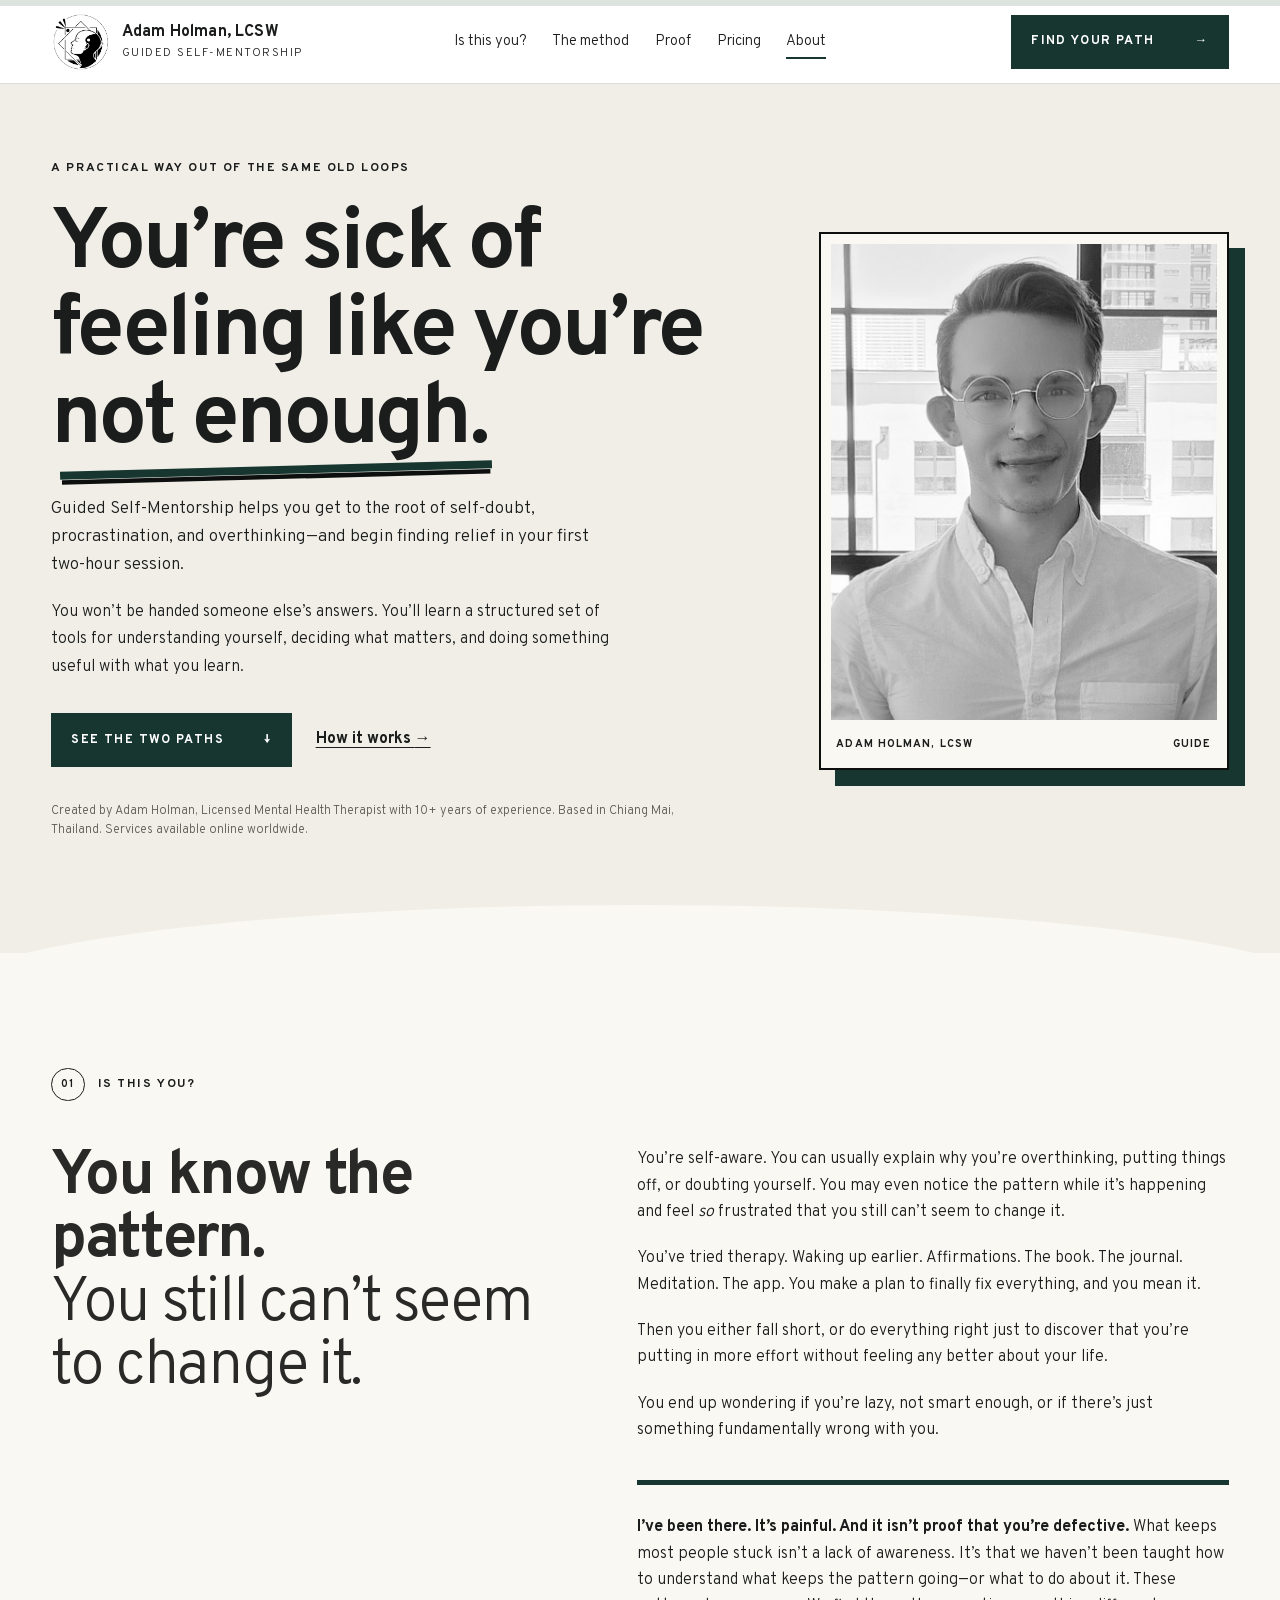
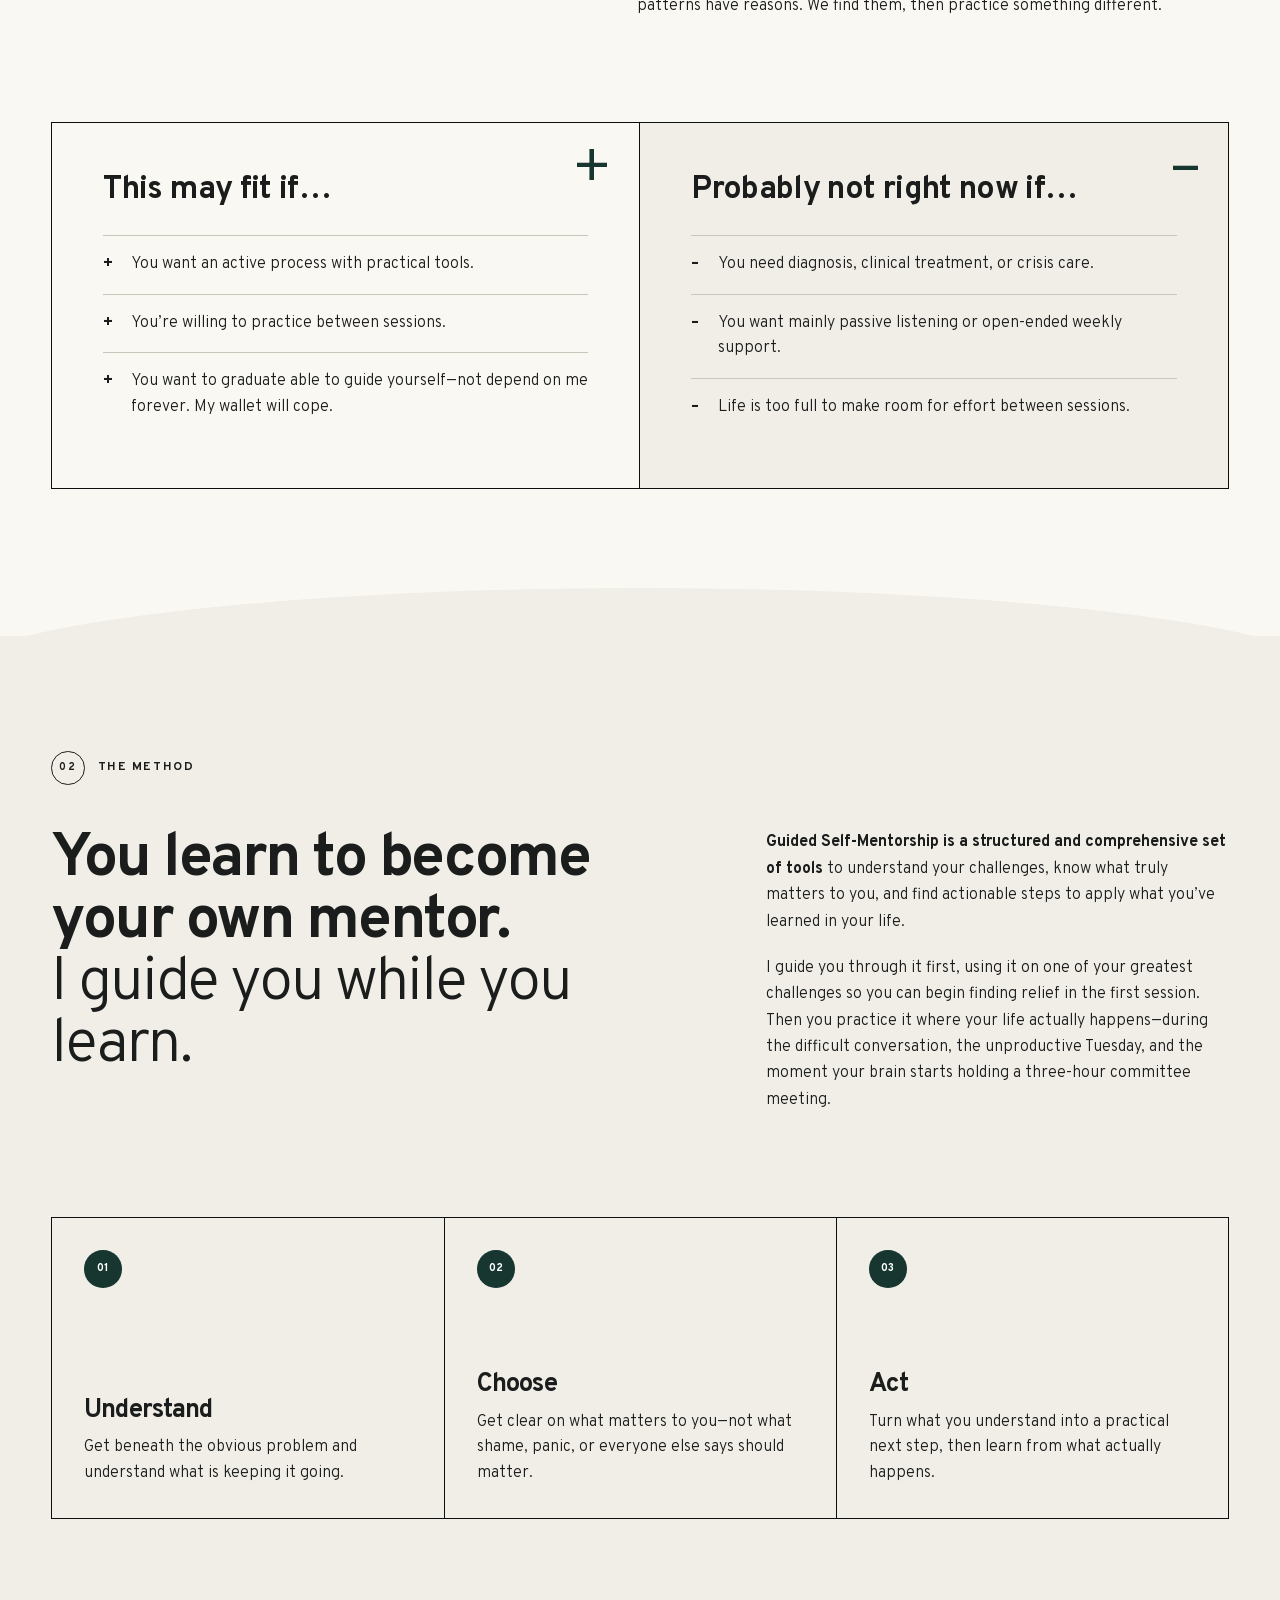
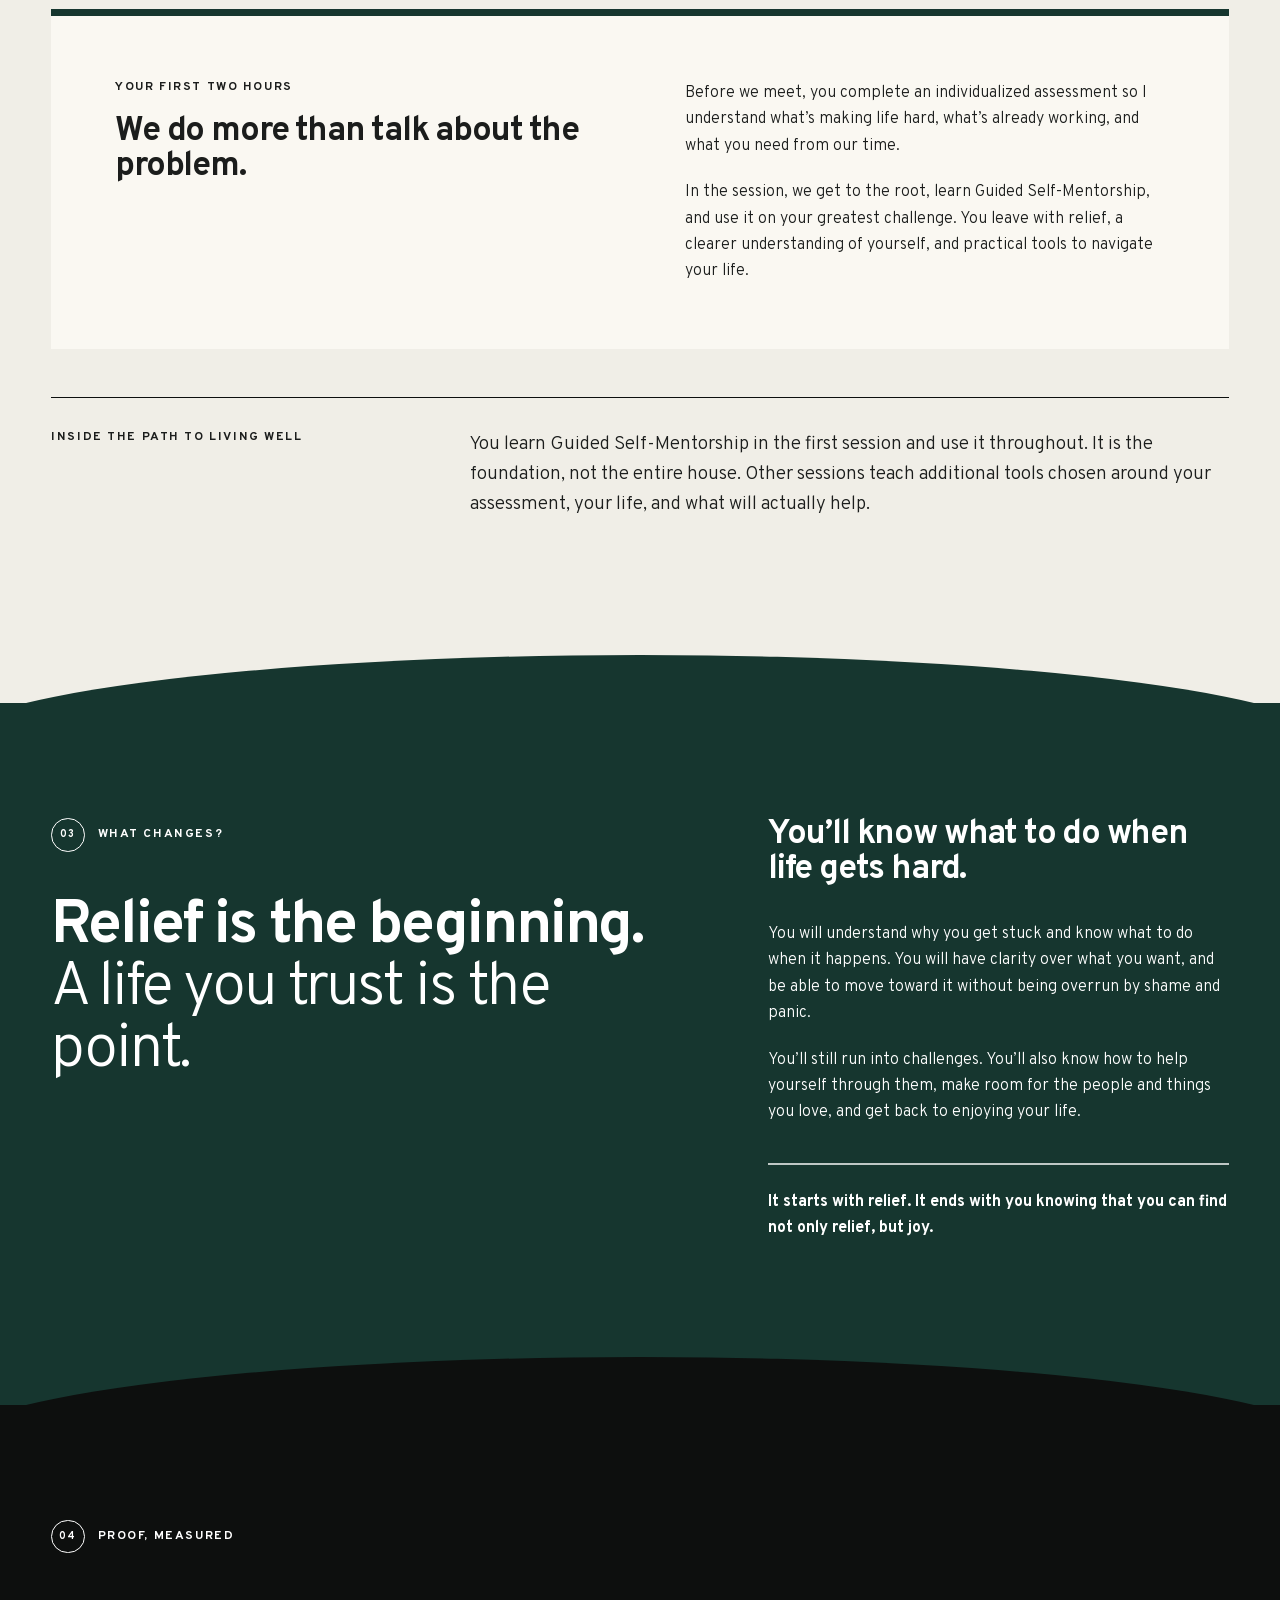
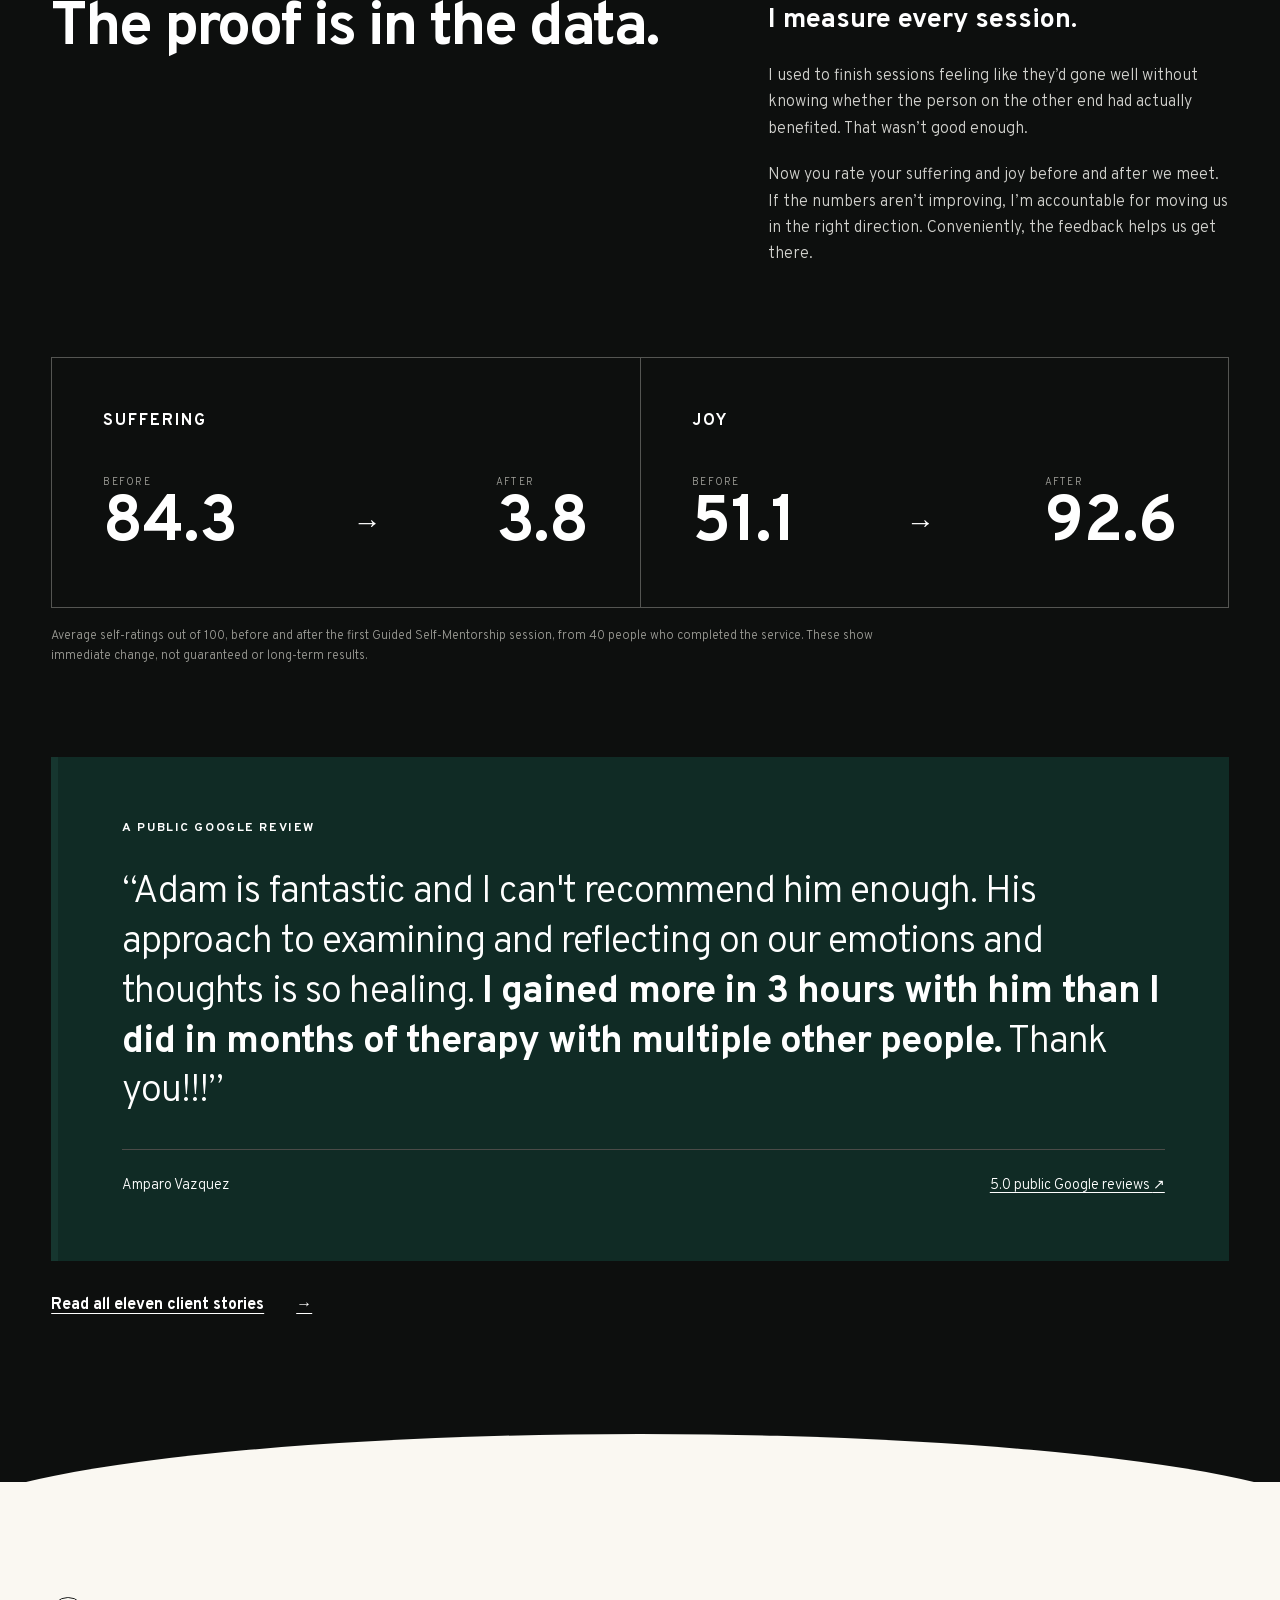
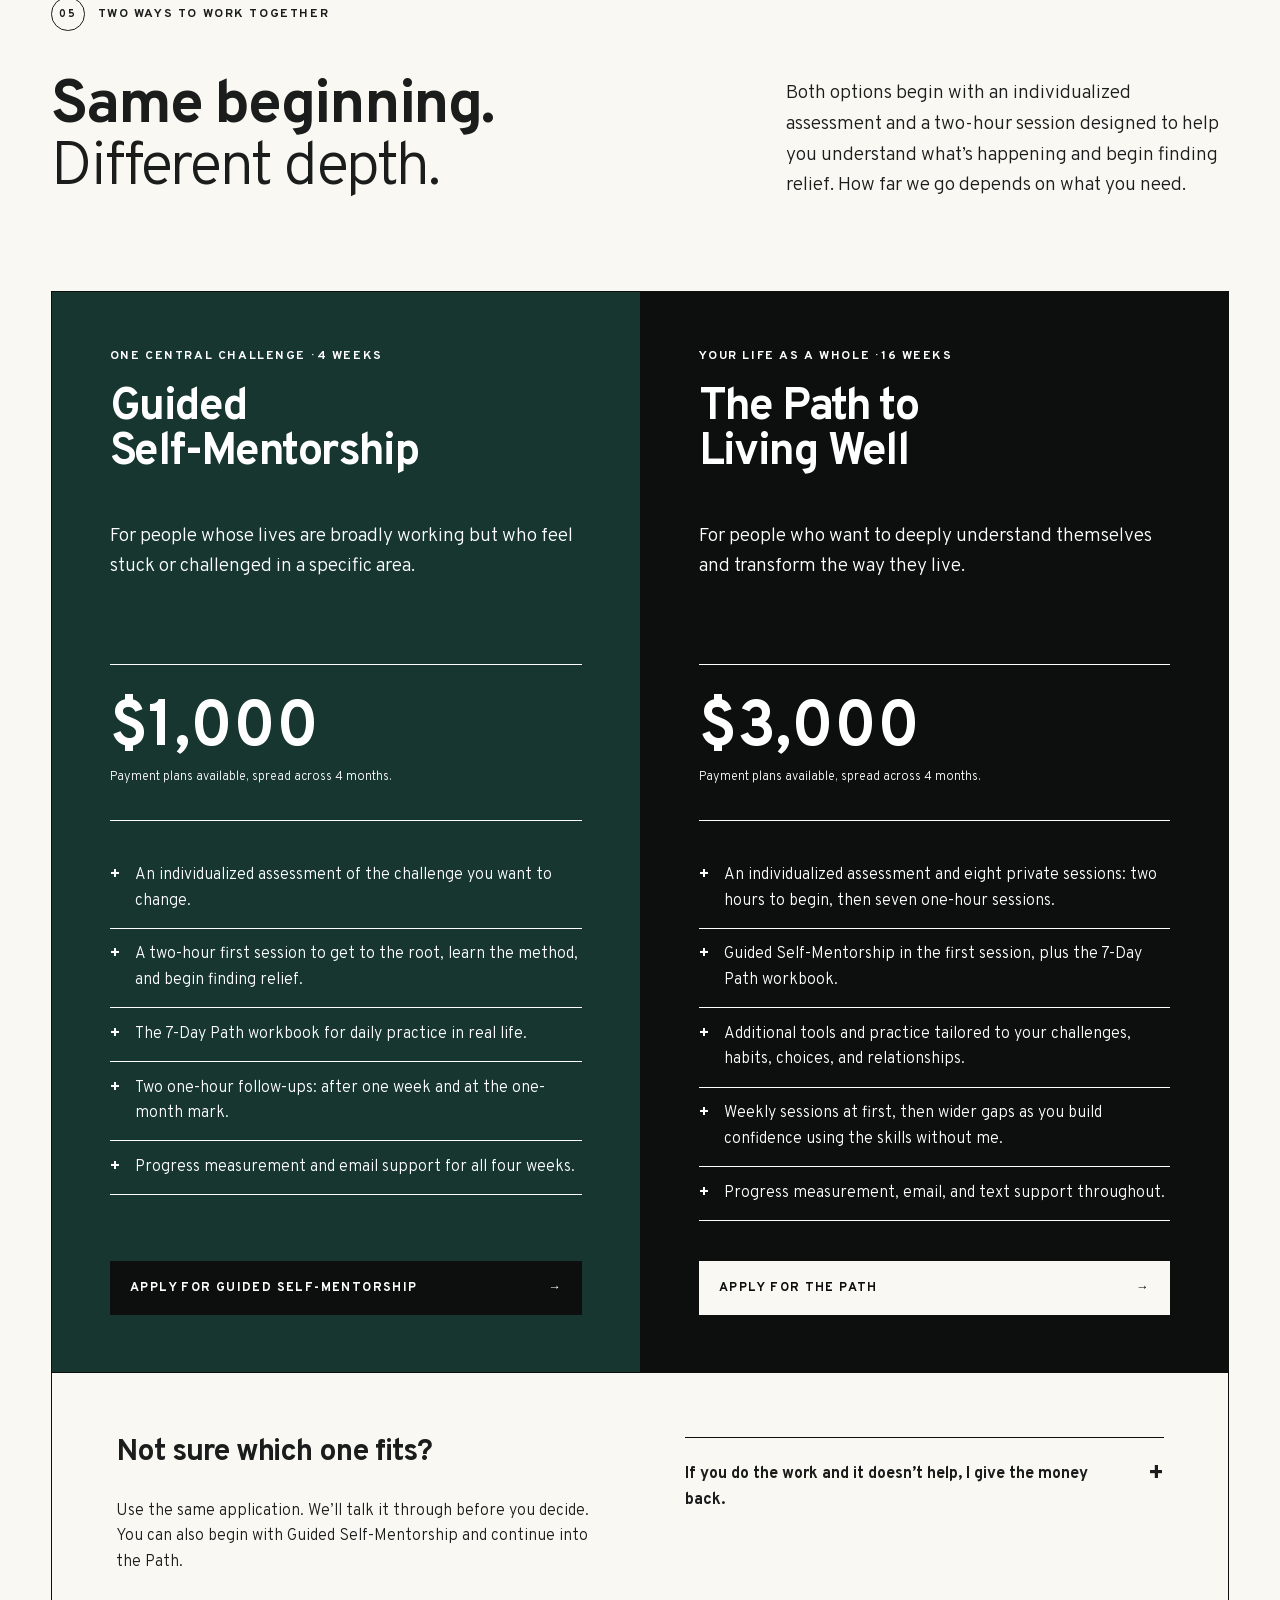
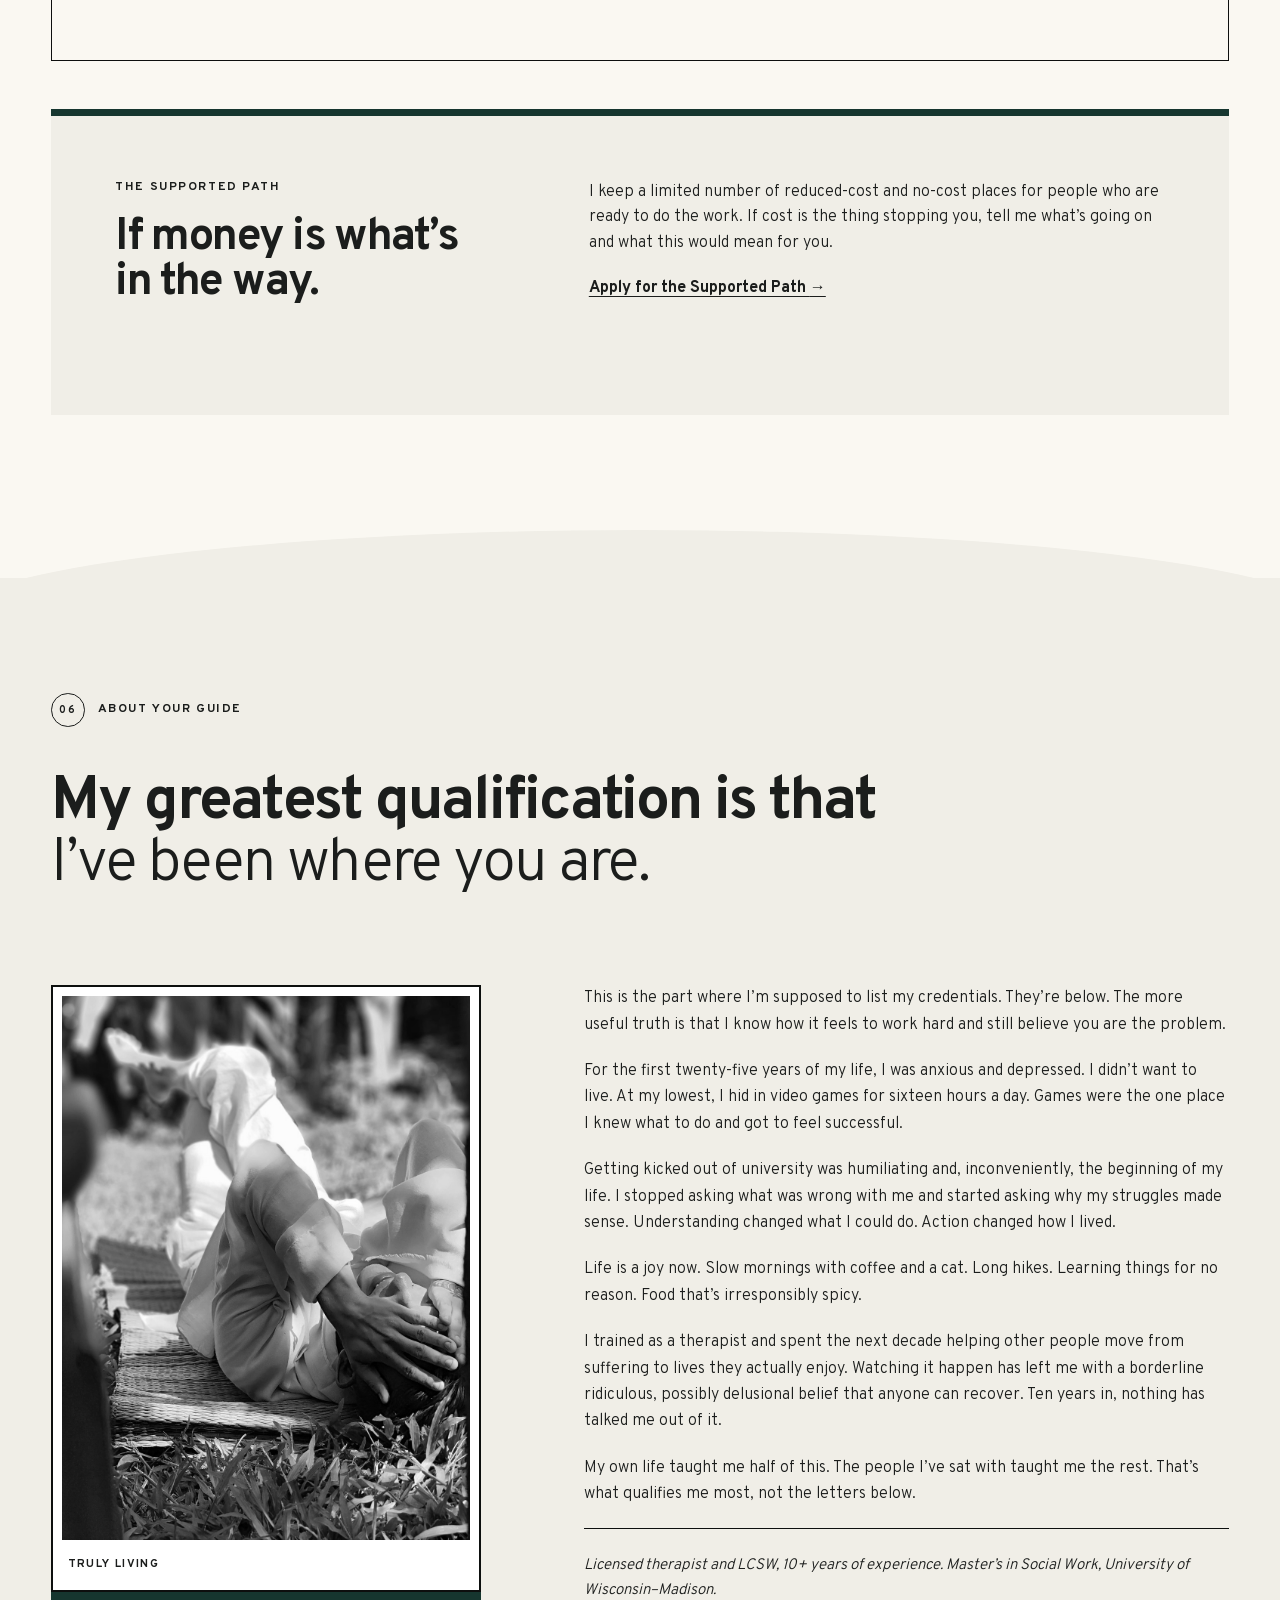
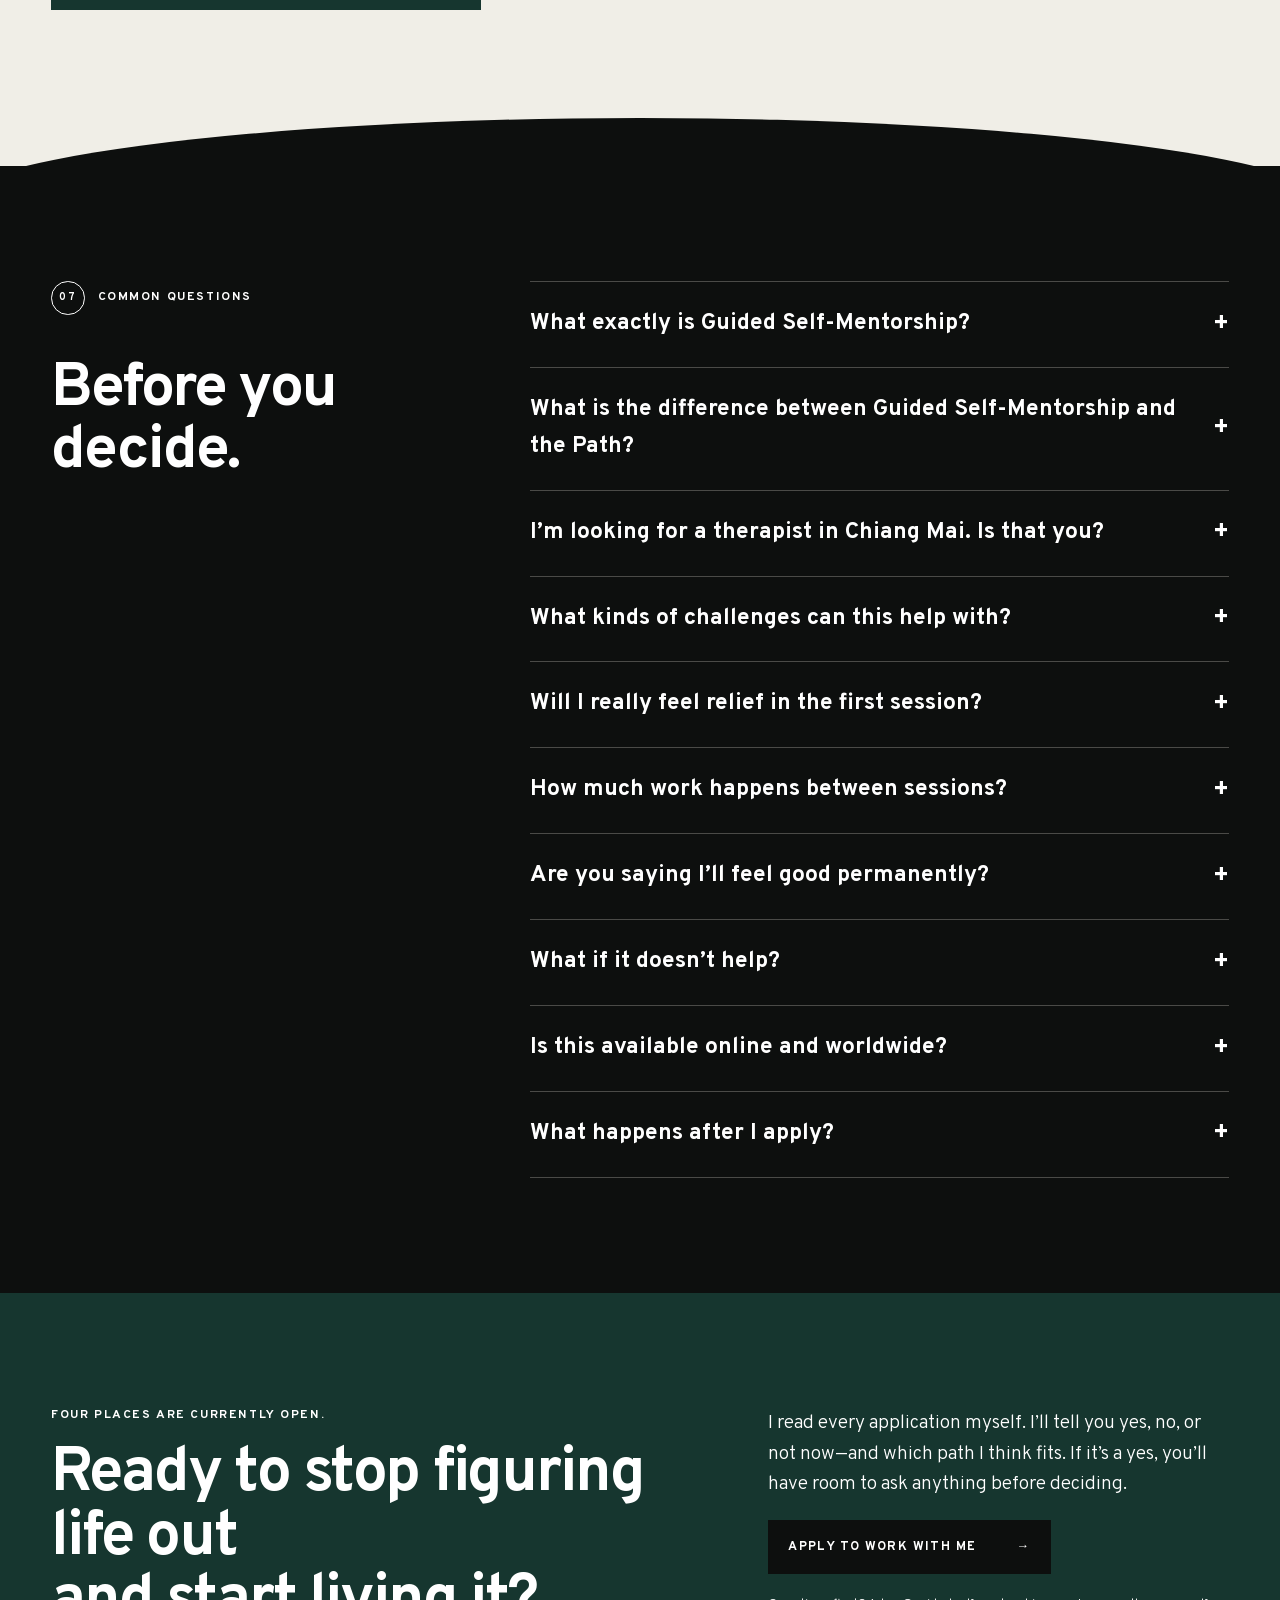
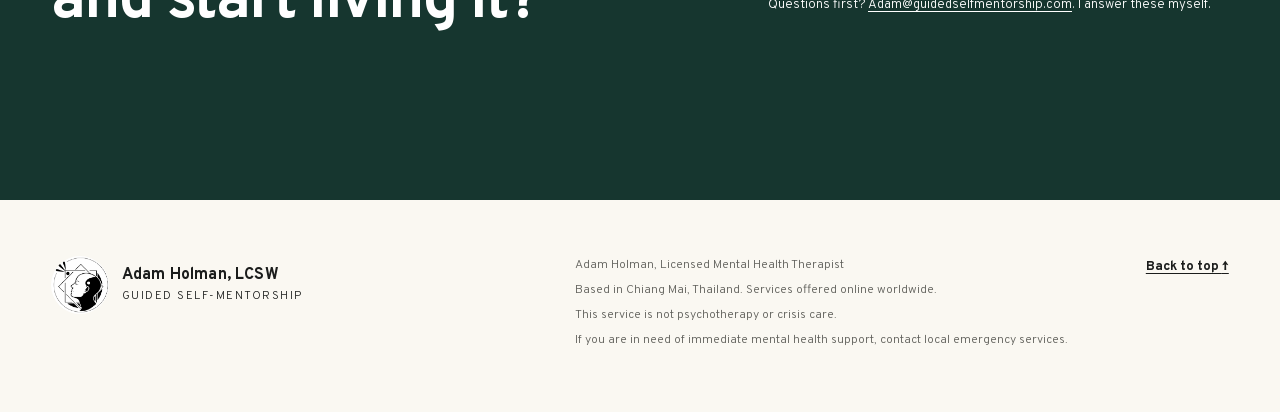
<file: index.html>
<!doctype html>
<html lang="en">
<head>
  <meta charset="utf-8">
  <meta name="viewport" content="width=device-width, initial-scale=1">
  <meta name="theme-color" content="#16362f">
  <title>Guided Self-Mentorship | Practical Guidance with Adam Holman, LCSW</title>
  <meta name="description" content="Practical online guidance for self-aware people stuck in self-doubt, procrastination, and overthinking. Begin finding relief in your first two-hour session.">
  <meta name="author" content="Adam Holman, LCSW">
  <meta name="robots" content="index, follow, max-image-preview:large">
  <link rel="canonical" href="https://www.guidedselfmentorship.com/">
  <meta property="og:type" content="website">
  <meta property="og:site_name" content="Guided Self-Mentorship">
  <meta property="og:title" content="Guided Self-Mentorship | Practical Guidance with Adam Holman, LCSW">
  <meta property="og:description" content="Practical online guidance for self-aware people stuck in self-doubt, procrastination, and overthinking. Begin finding relief in your first two-hour session.">
  <meta property="og:url" content="https://www.guidedselfmentorship.com/">
  <meta property="og:image" content="https://www.guidedselfmentorship.com/assets/adam-profile.jpeg">
  <meta property="og:image:alt" content="Adam Holman, LCSW">
  <meta name="twitter:card" content="summary_large_image">
  <meta name="twitter:title" content="Guided Self-Mentorship | Adam Holman, LCSW">
  <meta name="twitter:description" content="Practical online guidance for self-doubt, procrastination, and overthinking.">
  <meta name="twitter:image" content="https://www.guidedselfmentorship.com/assets/adam-profile.jpeg">
  <link rel="icon" href="assets/favicon.svg" type="image/svg+xml">
  <link rel="preload" href="assets/overpass-300.woff2" as="font" type="font/woff2" crossorigin>
  <link rel="preload" href="assets/overpass-700.woff2" as="font" type="font/woff2" crossorigin>
  <link rel="stylesheet" href="styles.css">
  <script type="application/ld+json">
    {
      "@context": "https://schema.org",
      "@graph": [
        {
          "@type": "WebSite",
          "@id": "https://www.guidedselfmentorship.com/#website",
          "url": "https://www.guidedselfmentorship.com/",
          "name": "Guided Self-Mentorship",
          "description": "Guided Self-Mentorship and the Path to Living Well with Adam Holman, LCSW."
        },
        {
          "@type": "Person",
          "@id": "https://www.guidedselfmentorship.com/#adam-holman",
          "name": "Adam Holman",
          "honorificSuffix": "LCSW",
          "jobTitle": "Mental Health Guide",
          "url": "https://www.guidedselfmentorship.com/",
          "image": "https://www.guidedselfmentorship.com/assets/adam-profile.jpeg"
        },
        {
          "@type": "Service",
          "@id": "https://www.guidedselfmentorship.com/#guided-self-mentorship",
          "name": "Guided Self-Mentorship",
          "serviceType": "Online personal mental health guidance",
          "description": "A structured set of tools for understanding personal challenges, clarifying what matters, and taking practical action.",
          "provider": { "@id": "https://www.guidedselfmentorship.com/#adam-holman" },
          "areaServed": "Worldwide",
          "offers": [
            { "@type": "Offer", "name": "Guided Self-Mentorship", "price": "1000", "priceCurrency": "USD" },
            { "@type": "Offer", "name": "The Path to Living Well", "price": "3000", "priceCurrency": "USD" }
          ]
        },
        {
          "@type": "FAQPage",
          "mainEntity": [
            {
              "@type": "Question",
              "name": "I’m looking for a therapist in Chiang Mai. Is that you?",
              "acceptedAnswer": { "@type": "Answer", "text": "Adam Holman is a licensed therapist with over ten years of experience, but now operates as a guide. The service does not diagnose or treat illness and does not accept insurance. The work focuses on understanding personal challenges in order to find wellness." }
            },
            {
              "@type": "Question",
              "name": "What is the difference between Guided Self-Mentorship and the Path to Living Well?",
              "acceptedAnswer": { "@type": "Answer", "text": "Guided Self-Mentorship is a four-week service focused on a specific area of life. The Path to Living Well is an eight-session, sixteen-week program that begins with Guided Self-Mentorship and adds other tools selected for the individual." }
            },
            {
              "@type": "Question",
              "name": "Is Guided Self-Mentorship available online?",
              "acceptedAnswer": { "@type": "Answer", "text": "Yes. Adam is based in Chiang Mai, Thailand, and offers Guided Self-Mentorship and the Path to Living Well online worldwide." }
            }
          ]
        }
      ]
    }
  </script>
  <script src="stories.js" defer></script>
  <script src="site.js" defer></script>
</head>
<body>
  <a class="skip-link" href="#main">Skip to content</a>
  <div class="reading-progress" aria-hidden="true"><span></span></div>

  <header class="site-header">
    <a class="brand" href="#top" aria-label="Guided Self-Mentorship, home">
      <span class="brand-mark"><img src="assets/gsm-logo.png" alt="" width="1473" height="415"></span>
      <span class="brand-name"><strong>Adam Holman, LCSW</strong><small>Guided Self-Mentorship</small></span>
    </a>
    <nav aria-label="Main navigation">
      <a href="#fit">Is this you?</a>
      <a href="#method">The method</a>
      <a href="#proof">Proof</a>
      <a href="#pricing">Pricing</a>
      <a href="#about">About</a>
    </nav>
    <a class="button header-cta" href="#pricing">Find your path <span aria-hidden="true">→</span></a>
  </header>

  <main id="main">
    <section class="hero soft" id="top" aria-labelledby="hero-title">
      <div class="page-width hero-grid">
        <div class="hero-copy">
          <p class="kicker hero-enter">A practical way out of the same old loops</p>
          <h1 class="hero-enter" id="hero-title">You’re sick of feeling like you’re <span class="underline">not enough.</span></h1>
          <p class="hero-lead hero-enter">Guided Self-Mentorship helps you get to the root of self-doubt, procrastination, and overthinking—and begin finding relief in your first two-hour session.</p>
          <p class="hero-plain hero-enter">You won’t be handed someone else’s answers. You’ll learn a structured set of tools for understanding yourself, deciding what matters, and doing something useful with what you learn.</p>
          <div class="hero-actions hero-enter">
            <a class="button" href="#pricing">See the two paths <span aria-hidden="true">↓</span></a>
            <a class="text-link" href="#method">How it works <span aria-hidden="true">→</span></a>
          </div>
          <p class="hero-credit hero-enter">Created by Adam Holman, Licensed Mental Health Therapist with 10+ years of experience. Based in Chiang Mai, Thailand. Services available online worldwide.</p>
        </div>
        <figure class="portrait-card hero-enter">
          <div class="portrait-wrap"><img src="assets/adam-profile.jpeg" alt="Adam Holman, LCSW" width="987" height="1011" fetchpriority="high"></div>
          <figcaption><span>Adam Holman, LCSW</span><span>Guide</span></figcaption>
        </figure>
      </div>
      <div class="curve curve-white" aria-hidden="true"></div>
    </section>

    <section class="recognition white section-space" id="fit" aria-labelledby="fit-title">
      <div class="page-width">
        <p class="section-label" data-reveal><span>01</span> Is this you?</p>
        <div class="recognition-grid" data-reveal>
          <h2 id="fit-title">You know the pattern.<br><span>You still can’t seem to change it.</span></h2>
          <div class="prose recognition-copy">
            <p>You’re self-aware. You can usually explain why you’re overthinking, putting things off, or doubting yourself. You may even notice the pattern while it’s happening and feel <em>so</em> frustrated that you still can’t seem to change it.</p>
            <p>You’ve tried therapy. Waking up earlier. Affirmations. The book. The journal. Meditation. The app. You make a plan to finally fix everything, and you mean it.</p>
            <p>Then you either fall short, or do everything right just to discover that you’re putting in more effort without feeling any better about your life.</p>
            <p>You end up wondering if you’re lazy, not smart enough, or if there’s just something fundamentally wrong with you.</p>
            <p class="recognition-turn"><strong>I’ve been there. It’s painful. And it isn’t proof that you’re defective.</strong> What keeps most people stuck isn’t a lack of awareness. It’s that we haven’t been taught how to understand what keeps the pattern going—or what to do about it. These patterns have reasons. We find them, then practice something different.</p>
          </div>
        </div>
        <div class="fit-panel" data-reveal>
          <div class="fit-column good-fit">
            <p class="fit-symbol" aria-hidden="true">+</p>
            <h3>This may fit if…</h3>
            <ul>
              <li>You want an active process with practical tools.</li>
              <li>You’re willing to practice between sessions.</li>
              <li>You want to graduate able to guide yourself—not depend on me forever. My wallet will cope.</li>
            </ul>
          </div>
          <div class="fit-column not-fit">
            <p class="fit-symbol" aria-hidden="true">–</p>
            <h3>Probably not right now if…</h3>
            <ul>
              <li>You need diagnosis, clinical treatment, or crisis care.</li>
              <li>You want mainly passive listening or open-ended weekly support.</li>
              <li>Life is too full to make room for effort between sessions.</li>
            </ul>
          </div>
        </div>
      </div>
      <div class="curve curve-soft" aria-hidden="true"></div>
    </section>

    <section class="method soft section-space" id="method" aria-labelledby="method-title">
      <div class="page-width">
        <p class="section-label" data-reveal><span>02</span> The method</p>
        <div class="method-intro" data-reveal>
          <div>
            <h2 id="method-title">You learn to become your own mentor.<br><span>I guide you while you learn.</span></h2>
          </div>
          <div class="prose">
            <p><strong>Guided Self-Mentorship is a structured and comprehensive set of tools</strong> to understand your challenges, know what truly matters to you, and find actionable steps to apply what you’ve learned in your life.</p>
            <p>I guide you through it first, using it on one of your greatest challenges so you can begin finding relief in the first session. Then you practice it where your life actually happens—during the difficult conversation, the unproductive Tuesday, and the moment your brain starts holding a three-hour committee meeting.</p>
          </div>
        </div>

        <ol class="method-steps" data-reveal>
          <li><span class="step-number">01</span><h3>Understand</h3><p>Get beneath the obvious problem and understand what is keeping it going.</p></li>
          <li><span class="step-number">02</span><h3>Choose</h3><p>Get clear on what matters to you—not what shame, panic, or everyone else says should matter.</p></li>
          <li><span class="step-number">03</span><h3>Act</h3><p>Turn what you understand into a practical next step, then learn from what actually happens.</p></li>
        </ol>

        <div class="first-session" data-reveal>
          <div><p class="kicker">Your first two hours</p><h3>We do more than talk about the problem.</h3></div>
          <div class="prose"><p>Before we meet, you complete an individualized assessment so I understand what’s making life hard, what’s already working, and what you need from our time.</p><p>In the session, we get to the root, learn Guided Self-Mentorship, and use it on your greatest challenge. You leave with relief, a clearer understanding of yourself, and practical tools to navigate your life.</p></div>
        </div>

        <div class="path-note" data-reveal>
          <p class="kicker">Inside the Path to Living Well</p>
          <p>You learn Guided Self-Mentorship in the first session and use it throughout. It is the foundation, not the entire house. Other sessions teach additional tools chosen around your assessment, your life, and what will actually help.</p>
        </div>
      </div>
      <div class="curve curve-yellow" aria-hidden="true"></div>
    </section>

    <section class="outcome yellow section-space" aria-labelledby="outcome-title">
      <div class="page-width outcome-grid" data-reveal>
        <div><p class="section-label"><span>03</span> What changes?</p><h2 id="outcome-title">Relief is the beginning.<br><span>A life you trust is the point.</span></h2></div>
        <div class="prose outcome-copy">
          <h3>You’ll know what to do when life gets hard.</h3>
          <p>You will understand why you get stuck and know what to do when it happens. You will have clarity over what you want, and be able to move toward it without being overrun by shame and panic.</p>
          <p>You’ll still run into challenges. You’ll also know how to help yourself through them, make room for the people and things you love, and get back to enjoying your life.</p>
          <p class="outcome-last">It starts with relief. It ends with you knowing that you can find not only relief, but joy.</p>
        </div>
      </div>
      <div class="curve curve-dark" aria-hidden="true"></div>
    </section>

    <section class="proof dark section-space" id="proof" aria-labelledby="proof-title">
      <div class="page-width">
        <p class="section-label" data-reveal><span>04</span> Proof, measured</p>
        <div class="proof-intro" data-reveal>
          <h2 id="proof-title">The proof is in the data.</h2>
          <div class="prose"><p class="proof-lead">I measure every session.</p><p>I used to finish sessions feeling like they’d gone well without knowing whether the person on the other end had actually benefited. That wasn’t good enough.</p><p>Now you rate your suffering and joy before and after we meet. If the numbers aren’t improving, I’m accountable for moving us in the right direction. Conveniently, the feedback helps us get there.</p></div>
        </div>
        <div class="measurements" data-reveal>
          <article><p>Suffering</p><div><span><small>Before</small><strong>84.3</strong></span><b aria-hidden="true">→</b><span><small>After</small><strong>3.8</strong></span></div></article>
          <article><p>Joy</p><div><span><small>Before</small><strong>51.1</strong></span><b aria-hidden="true">→</b><span><small>After</small><strong>92.6</strong></span></div></article>
        </div>
        <p class="proof-note" data-reveal>Average self-ratings out of 100, before and after the first Guided Self-Mentorship session, from 40 people who completed the service. These show immediate change, not guaranteed or long-term results.</p>
        <div class="testimonial" data-reveal>
          <p class="kicker">A public Google review</p>
          <blockquote>“Adam is fantastic and I can't recommend him enough. His approach to examining and reflecting on our emotions and thoughts is so healing. <strong>I gained more in 3 hours with him than I did in months of therapy with multiple other people.</strong> Thank you!!!”</blockquote>
          <div class="testimonial-footer"><span>Amparo Vazquez</span><a href="https://maps.app.goo.gl/ZkJZawMMxUeTXZbj6" target="_blank" rel="noopener noreferrer">5.0 public Google reviews <span aria-hidden="true">↗</span></a></div>
        </div>
        <a class="stories-link" href="#stories-dialog" data-stories aria-haspopup="dialog">Read all eleven client stories <span aria-hidden="true">→</span></a>
      </div>
      <div class="curve curve-white" aria-hidden="true"></div>
    </section>

    <section class="pricing white section-space" id="pricing" aria-labelledby="pricing-title">
      <div class="page-width">
        <p class="section-label" data-reveal><span>05</span> Two ways to work together</p>
        <div class="pricing-heading" data-reveal><h2 id="pricing-title">Same beginning.<br><span>Different depth.</span></h2><p>Both options begin with an individualized assessment and a two-hour session designed to help you understand what’s happening and begin finding relief. How far we go depends on what you need.</p></div>

        <div class="offers" data-reveal>
          <article class="offer gsm-offer">
            <div class="offer-top"><p class="kicker">One central challenge · 4 weeks</p><h3>Guided<br>Self-Mentorship</h3><p>For people whose lives are broadly working but who feel stuck or challenged in a specific area.</p></div>
            <div class="offer-price"><strong>$1,000</strong><span>Payment plans available, spread across 4 months.</span></div>
            <ul>
              <li>An individualized assessment of the challenge you want to change.</li>
              <li>A two-hour first session to get to the root, learn the method, and begin finding relief.</li>
              <li>The 7-Day Path workbook for daily practice in real life.</li>
              <li>Two one-hour follow-ups: after one week and at the one-month mark.</li>
              <li>Progress measurement and email support for all four weeks.</li>
            </ul>
            <a class="button dark-button" href="https://tally.so/r/VL7Qbv" data-apply>Apply for Guided Self-Mentorship <span aria-hidden="true">→</span></a>
          </article>

          <article class="offer path-offer">
            <div class="offer-top"><p class="kicker">Your life as a whole · 16 weeks</p><h3>The Path to<br>Living Well</h3><p>For people who want to deeply understand themselves and transform the way they live.</p></div>
            <div class="offer-price"><strong>$3,000</strong><span>Payment plans available, spread across 4 months.</span></div>
            <ul>
              <li>An individualized assessment and eight private sessions: two hours to begin, then seven one-hour sessions.</li>
              <li>Guided Self-Mentorship in the first session, plus the 7-Day Path workbook.</li>
              <li>Additional tools and practice tailored to your challenges, habits, choices, and relationships.</li>
              <li>Weekly sessions at first, then wider gaps as you build confidence using the skills without me.</li>
              <li>Progress measurement, email, and text support throughout.</li>
            </ul>
            <a class="button light-button" href="https://tally.so/r/VL7Qbv" data-apply>Apply for the Path <span aria-hidden="true">→</span></a>
          </article>
        </div>

        <div class="pricing-notes" data-reveal>
          <div><h3>Not sure which one fits?</h3><p>Use the same application. We’ll talk it through before you decide. You can also begin with Guided Self-Mentorship and continue into the Path.</p></div>
          <details><summary>If you do the work and it doesn’t help, I give the money back.<span aria-hidden="true">+</span></summary><p>Attend your sessions, complete the between-session work and pre/post surveys, and if you’re not seeing change or are otherwise dissatisfied, you’ll receive a full refund.</p></details>
        </div>

        <aside class="supported" data-reveal>
          <div><p class="kicker">The Supported Path</p><h3>If money is what’s in the way.</h3></div>
          <div><p>I keep a limited number of reduced-cost and no-cost places for people who are ready to do the work. If cost is the thing stopping you, tell me what’s going on and what this would mean for you.</p><a href="https://tally.so/r/LZx7kG" data-apply="supported">Apply for the Supported Path <span aria-hidden="true">→</span></a></div>
        </aside>
      </div>
      <div class="curve curve-soft" aria-hidden="true"></div>
    </section>

    <section class="about soft section-space" id="about" aria-labelledby="about-title">
      <div class="page-width">
        <p class="section-label" data-reveal><span>06</span> About your guide</p>
        <div class="about-heading" data-reveal><h2 id="about-title">My greatest qualification is that<br><span>I’ve been where you are.</span></h2></div>
        <div class="about-grid">
          <figure class="life-photo" data-reveal><div><img src="assets/adam-laughing.jpg" alt="Adam laughing on the grass with friends" width="1080" height="1440" loading="lazy"></div><figcaption>Truly Living</figcaption></figure>
          <div class="prose about-copy" data-reveal>
            <p>This is the part where I’m supposed to list my credentials. They’re below. The more useful truth is that I know how it feels to work hard and still believe you are the problem.</p>
            <p>For the first twenty-five years of my life, I was anxious and depressed. I didn’t want to live. At my lowest, I hid in video games for sixteen hours a day. Games were the one place I knew what to do and got to feel successful.</p>
            <p>Getting kicked out of university was humiliating and, inconveniently, the beginning of my life. I stopped asking what was wrong with me and started asking why my struggles made sense. Understanding changed what I could do. Action changed how I lived.</p>
            <p>Life is a joy now. Slow mornings with coffee and a cat. Long hikes. Learning things for no reason. Food that’s irresponsibly spicy.</p>
            <p>I trained as a therapist and spent the next decade helping other people move from suffering to lives they actually enjoy. Watching it happen has left me with a borderline ridiculous, possibly delusional belief that anyone can recover. Ten years in, nothing has talked me out of it.</p>
            <p>My own life taught me half of this. The people I’ve sat with taught me the rest. That’s what qualifies me most, not the letters below.</p>
            <p class="credentials"><em>Licensed therapist and LCSW, 10+ years of experience. Master’s in Social Work, University of Wisconsin–Madison.</em></p>
          </div>
        </div>
      </div>
      <div class="curve curve-dark" aria-hidden="true"></div>
    </section>

    <section class="faq dark section-space" id="faq" aria-labelledby="faq-title">
      <div class="page-width faq-grid">
        <div data-reveal><p class="section-label"><span>07</span> Common questions</p><h2 id="faq-title">Before you decide.</h2></div>
        <div class="faq-list" data-reveal>
          <details><summary>What exactly is Guided Self-Mentorship?<span aria-hidden="true">+</span></summary><p>It is a structured set of tools for understanding why you are stuck, clarifying what matters to you, and finding an action that makes sense in your actual life. I guide you through the process first. You then practice it until you can mentor yourself through future challenges.</p></details>
          <details><summary>What is the difference between Guided Self-Mentorship and the Path?<span aria-hidden="true">+</span></summary><p>Guided Self-Mentorship is a focused four-week service for one specific part of life. The Path to Living Well is an eight-session, sixteen-week program for people who want deeper change across their lives. The Path starts by teaching Guided Self-Mentorship, uses it throughout, and adds other tools chosen around your individual needs.</p></details>
          <details><summary>I’m looking for a therapist in Chiang Mai. Is that you?<span aria-hidden="true">+</span></summary><p>I’m a licensed therapist with over ten years of experience, based in Chiang Mai. I offer support using the skills I learned as a therapist, but I now operate as a guide instead. I don’t diagnose, treat illness, or take insurance. We focus on understanding your challenges in order to find wellness.</p></details>
          <details><summary>What kinds of challenges can this help with?<span aria-hidden="true">+</span></summary><p>People often come with self-doubt, procrastination, perfectionism, overthinking, anxiety, burnout, difficult emotions, relationship patterns, habits, distraction, or the feeling that their life should be working better than it is. The tools are adaptable because we begin with your specific life—not a prewritten diagnosis.</p></details>
          <details><summary>Will I really feel relief in the first session?<span aria-hidden="true">+</span></summary><p>The first session is designed for it, and most measured participants reported substantial immediate improvement. That isn’t a promise that every person will feel the same way or that everything will be solved in two hours. It means we create enough time to understand something important, use the tools, and find out whether they are actually helping.</p></details>
          <details><summary>How much work happens between sessions?<span aria-hidden="true">+</span></summary><p>Plan for roughly 30–45 minutes of practice most days at first. Some of that is the 7-Day Path exercise; some is doing something differently in ordinary life. The exercise gets shorter with practice. It is not a hidden cost, and it is not optional busywork. This is where knowing becomes something you can actually do.</p></details>
          <details><summary>Are you saying I’ll feel good permanently?<span aria-hidden="true">+</span></summary><p>No. Nobody feels good permanently, and trying to can become its own exhausting job. The goal is to understand what difficult feelings are telling you, know how to respond, and trust that you can find your way back to relief and joy.</p></details>
          <details><summary>What if it doesn’t help?<span aria-hidden="true">+</span></summary><p>If you attend your sessions, complete the between-session work and pre/post surveys, and you aren’t seeing change or are otherwise dissatisfied, I give you a full refund. The point is for this to help—not for you to become poorer with excellent attendance.</p></details>
          <details><summary>Is this available online and worldwide?<span aria-hidden="true">+</span></summary><p>Yes. I’m based in Chiang Mai, Thailand, and offer both services online worldwide. We find session times that work across time zones.</p></details>
          <details><summary>What happens after I apply?<span aria-hidden="true">+</span></summary><p>I read your application myself. Then we talk about what you’re looking for, whether this is a good fit, and which option makes sense. Applying doesn’t commit you to paying or starting.</p></details>
        </div>
      </div>
    </section>

    <section class="closing yellow" aria-labelledby="closing-title">
      <div class="page-width closing-grid" data-reveal>
        <div><p class="kicker">Four places are currently open.</p><h2 id="closing-title">Ready to stop figuring life out<br>and start living it?</h2></div>
        <div><p>I read every application myself. I’ll tell you yes, no, or not now—and which path I think fits. If it’s a yes, you’ll have room to ask anything before deciding.</p><a class="button dark-button" href="https://tally.so/r/VL7Qbv" data-apply>Apply to work with me <span aria-hidden="true">→</span></a><p class="questions-first">Questions first? <a href="mailto:Adam@guidedselfmentorship.com">Adam@guidedselfmentorship.com</a>. I answer these myself.</p></div>
      </div>
    </section>
  </main>

  <footer>
    <div class="page-width footer-grid">
      <a class="brand footer-brand" href="#top">
        <span class="brand-mark"><img src="assets/gsm-logo.png" alt="" width="1473" height="415"></span>
        <span class="brand-name"><strong>Adam Holman, LCSW</strong><small>Guided Self-Mentorship</small></span>
      </a>
      <div class="footer-copy"><p>Adam Holman, Licensed Mental Health Therapist</p><p>Based in Chiang Mai, Thailand. Services offered online worldwide.</p><p>This service is not psychotherapy or crisis care.</p><p>If you are in need of immediate mental health support, contact local emergency services.</p></div>
      <a class="back-top" href="#top">Back to top <span aria-hidden="true">↑</span></a>
    </div>
  </footer>

  <a class="mobile-cta button" href="#pricing">See your options <span aria-hidden="true">→</span></a>

  <dialog class="application-dialog" id="application-dialog" aria-labelledby="application-title">
    <div class="dialog-header"><div><p class="kicker">Let’s see if this fits</p><h2 id="application-title">Apply to work with me.</h2></div><button type="button" data-close aria-label="Close application">Close <span aria-hidden="true">×</span></button></div>
    <div class="application-body"><p class="form-loading" role="status">The application is loading…</p><iframe title="Application for Guided Self-Mentorship or the Path to Living Well" data-src="https://tally.so/embed/VL7Qbv?alignLeft=1&hideTitle=1&dynamicHeight=1"></iframe></div>
    <p class="dialog-alternative"><a href="https://tally.so/r/VL7Qbv" target="_blank" rel="noopener noreferrer">Open the application in a separate tab <span aria-hidden="true">↗</span></a></p>
  </dialog>

  <dialog class="stories-dialog" id="stories-dialog" aria-labelledby="story-title">
    <div class="dialog-header"><div><p class="kicker">In their words</p><h2 id="story-title">Client stories</h2><p>Names and ages changed for confidentiality.</p></div><button type="button" data-close aria-label="Close client stories">Close <span aria-hidden="true">×</span></button></div>
    <div class="story-content"><blockquote id="story-excerpt"></blockquote><div id="story-body"></div></div>
    <div class="story-controls"><button type="button" id="story-previous"><span aria-hidden="true">←</span> Previous</button><span id="story-count" aria-live="polite"></span><button type="button" id="story-next">Next <span aria-hidden="true">→</span></button></div>
  </dialog>
</body>
</html>
</file>
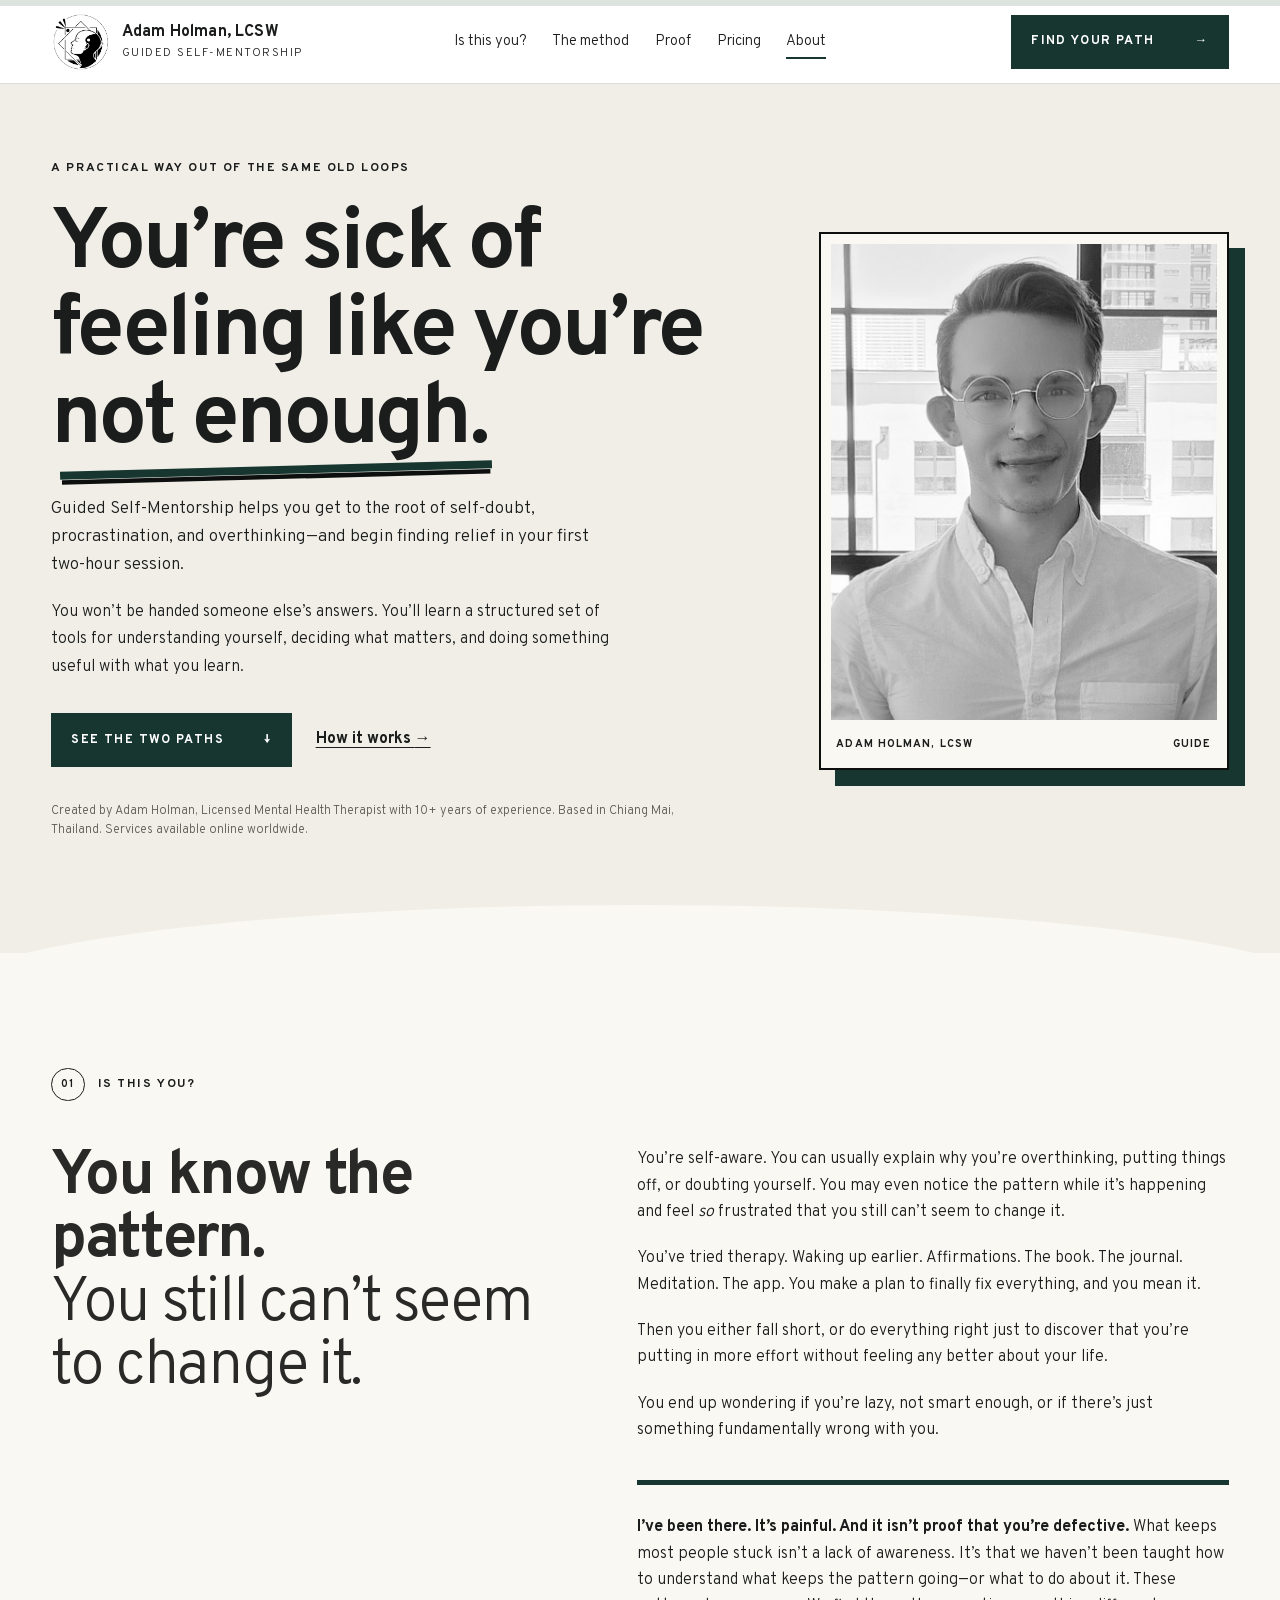
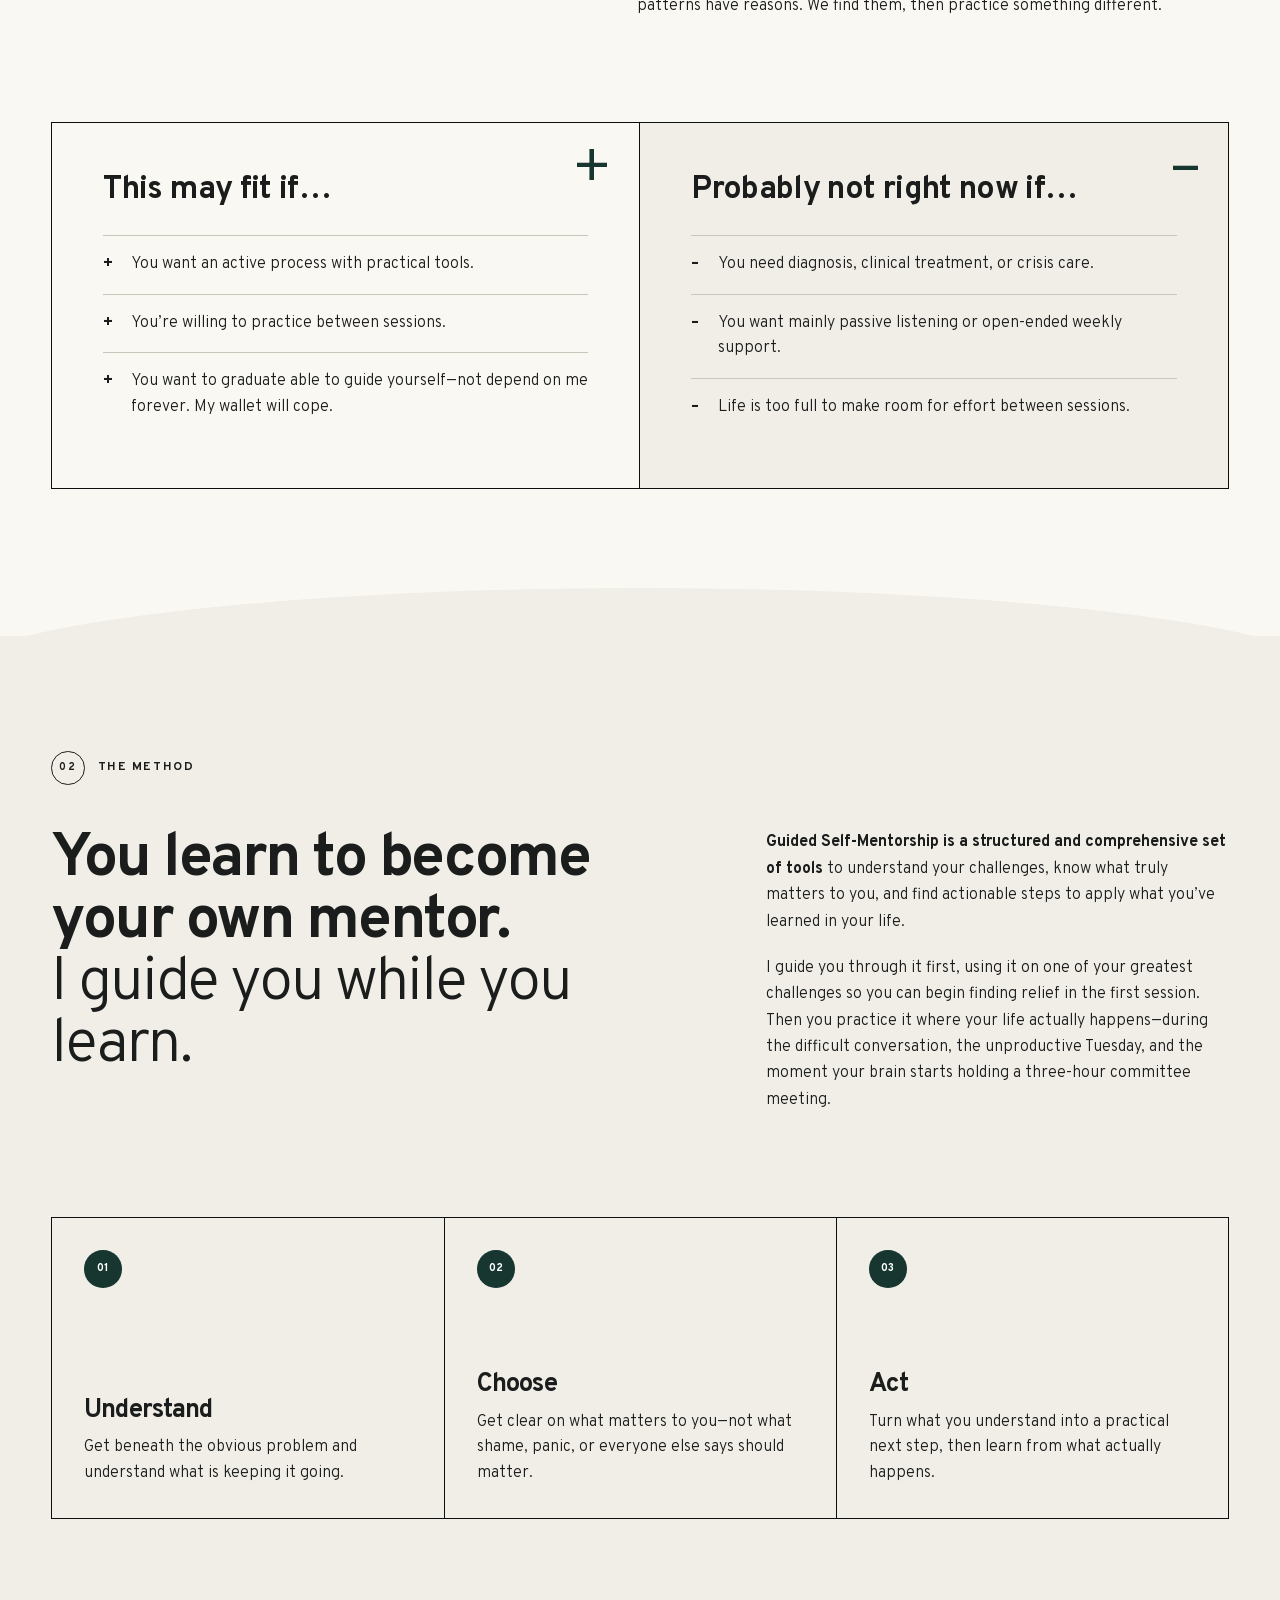
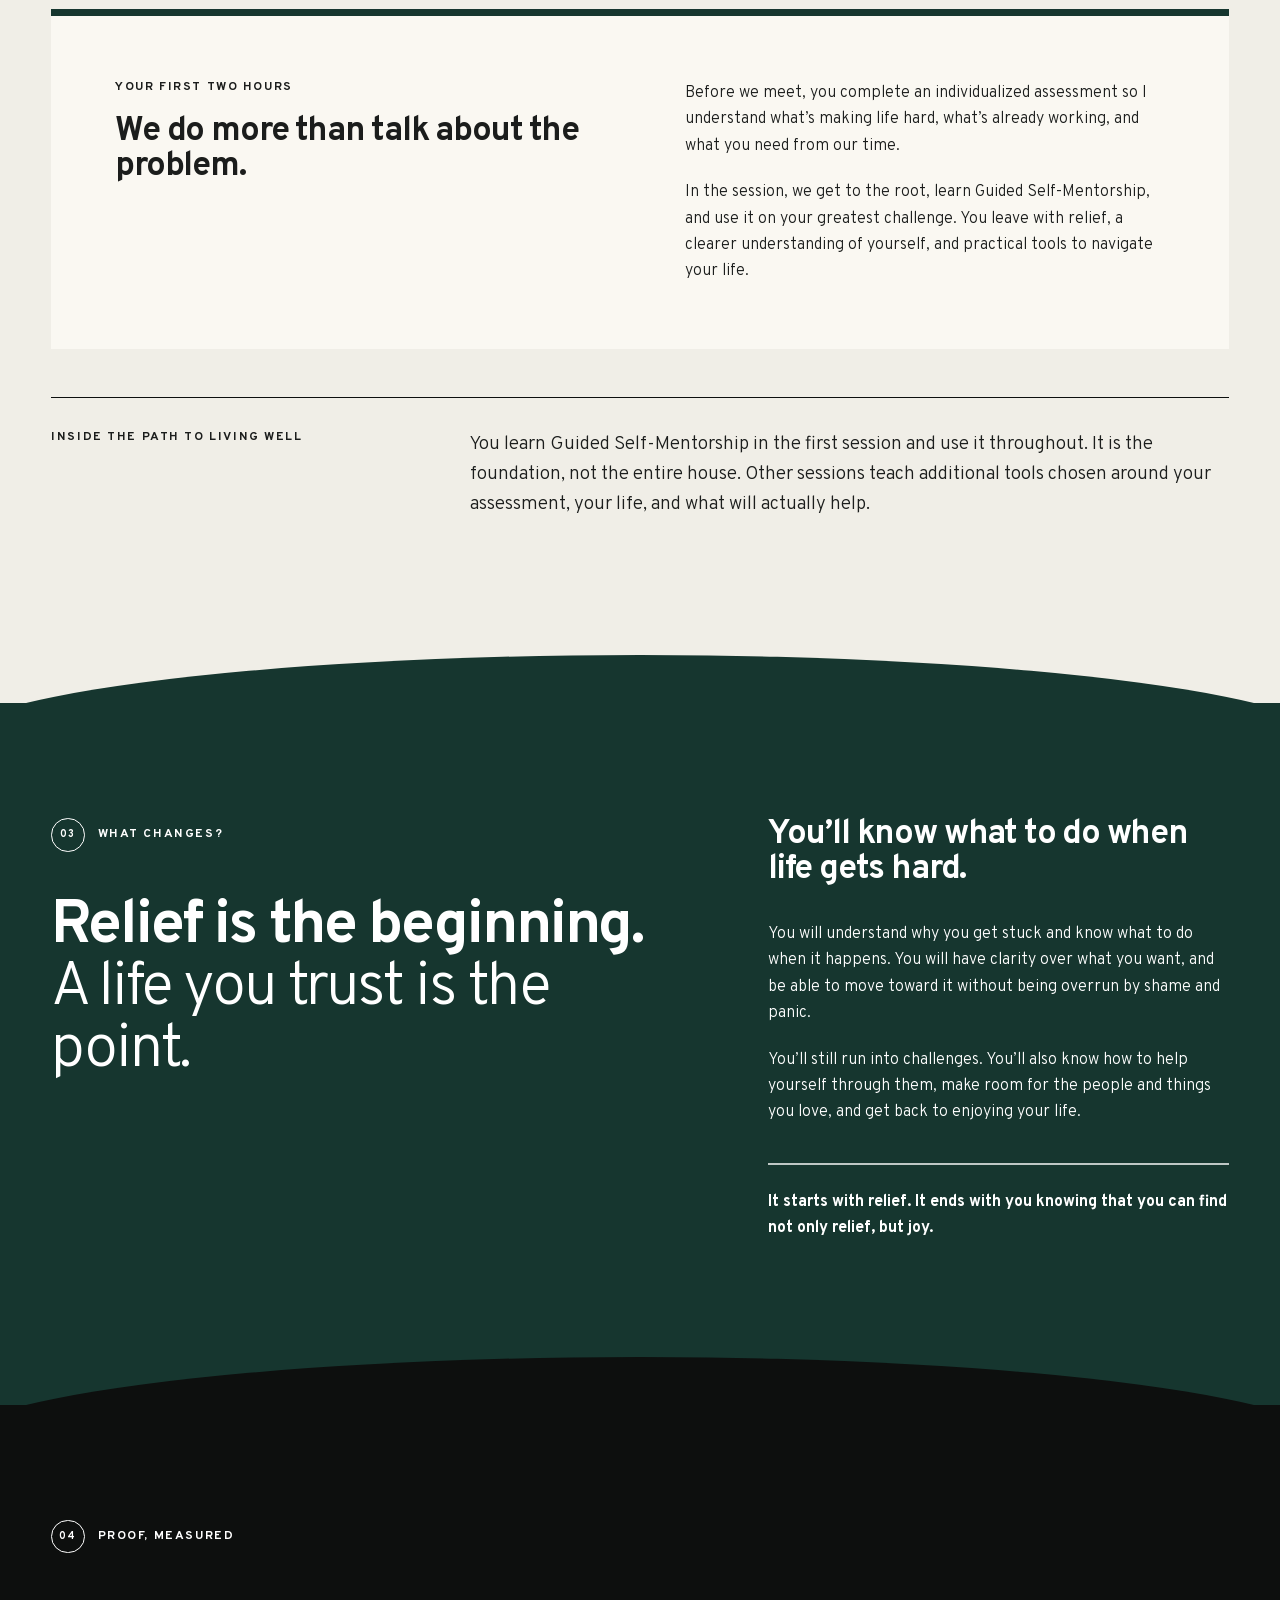
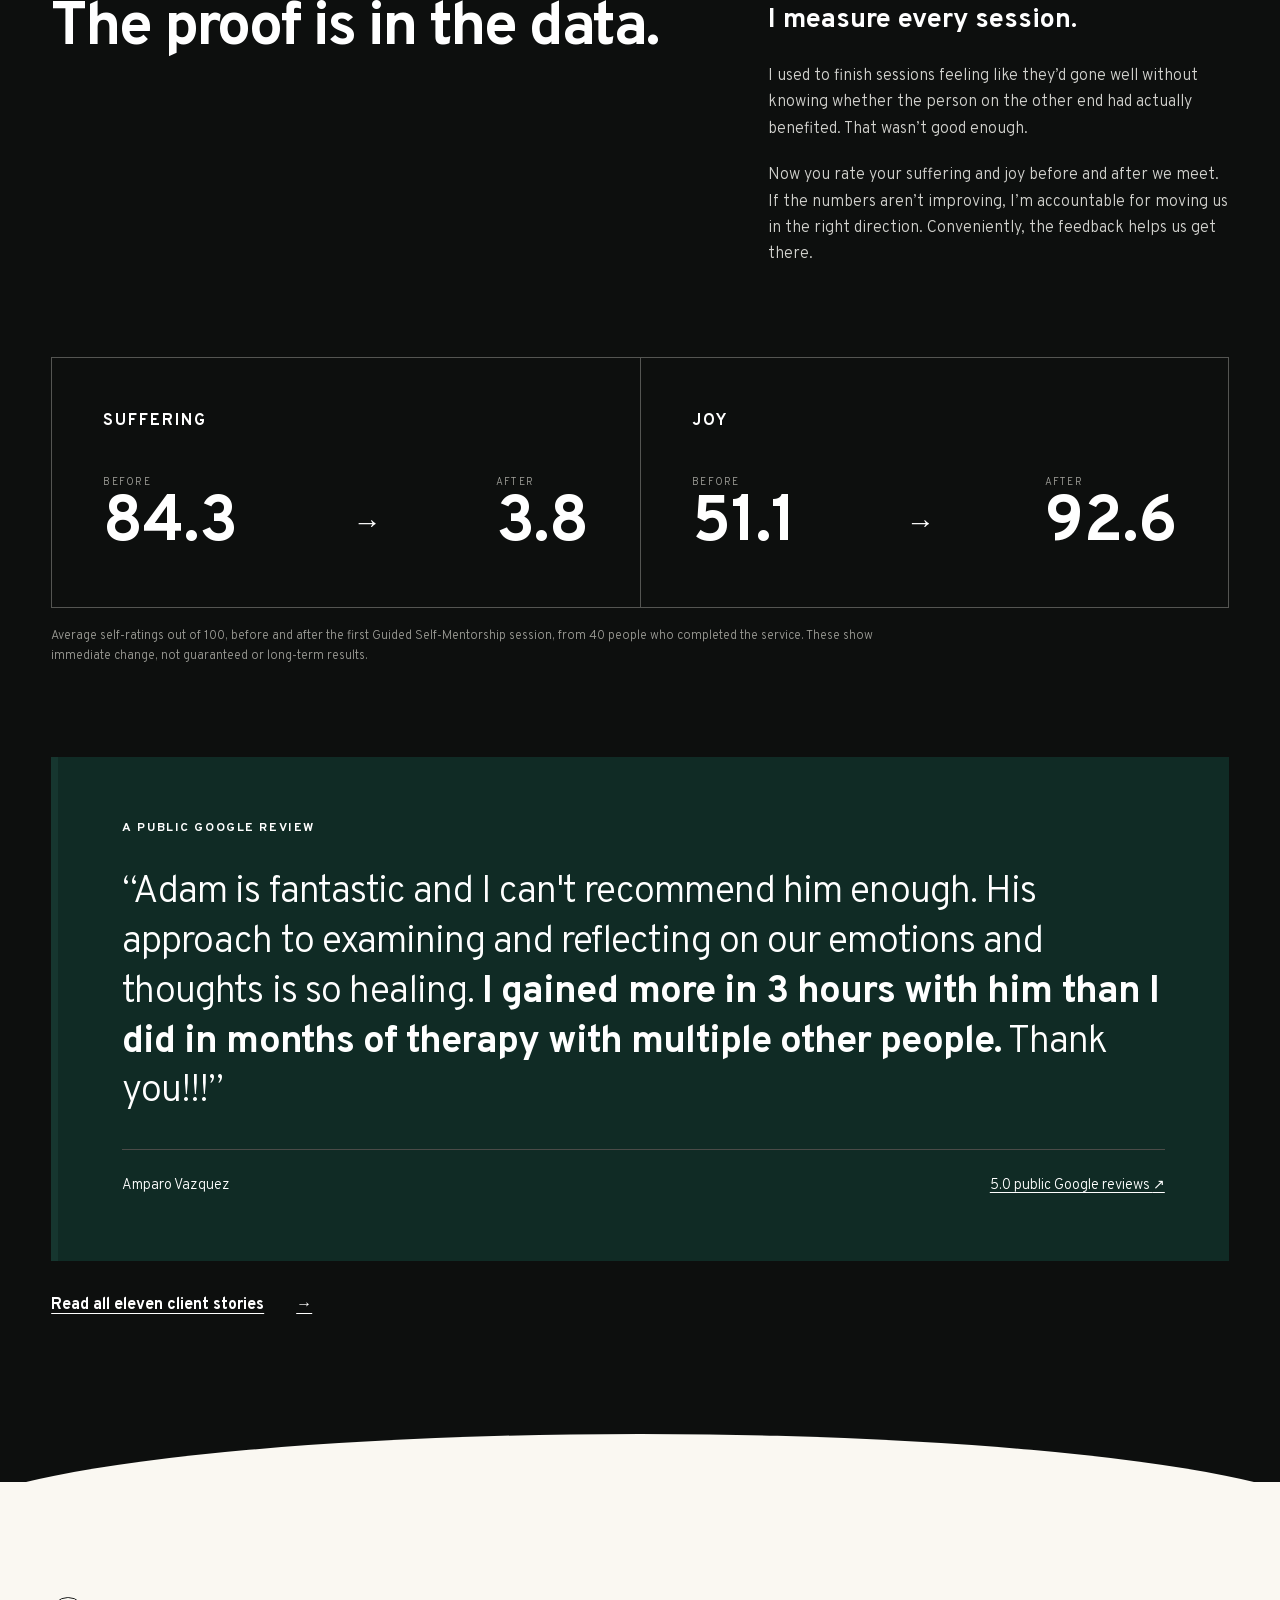
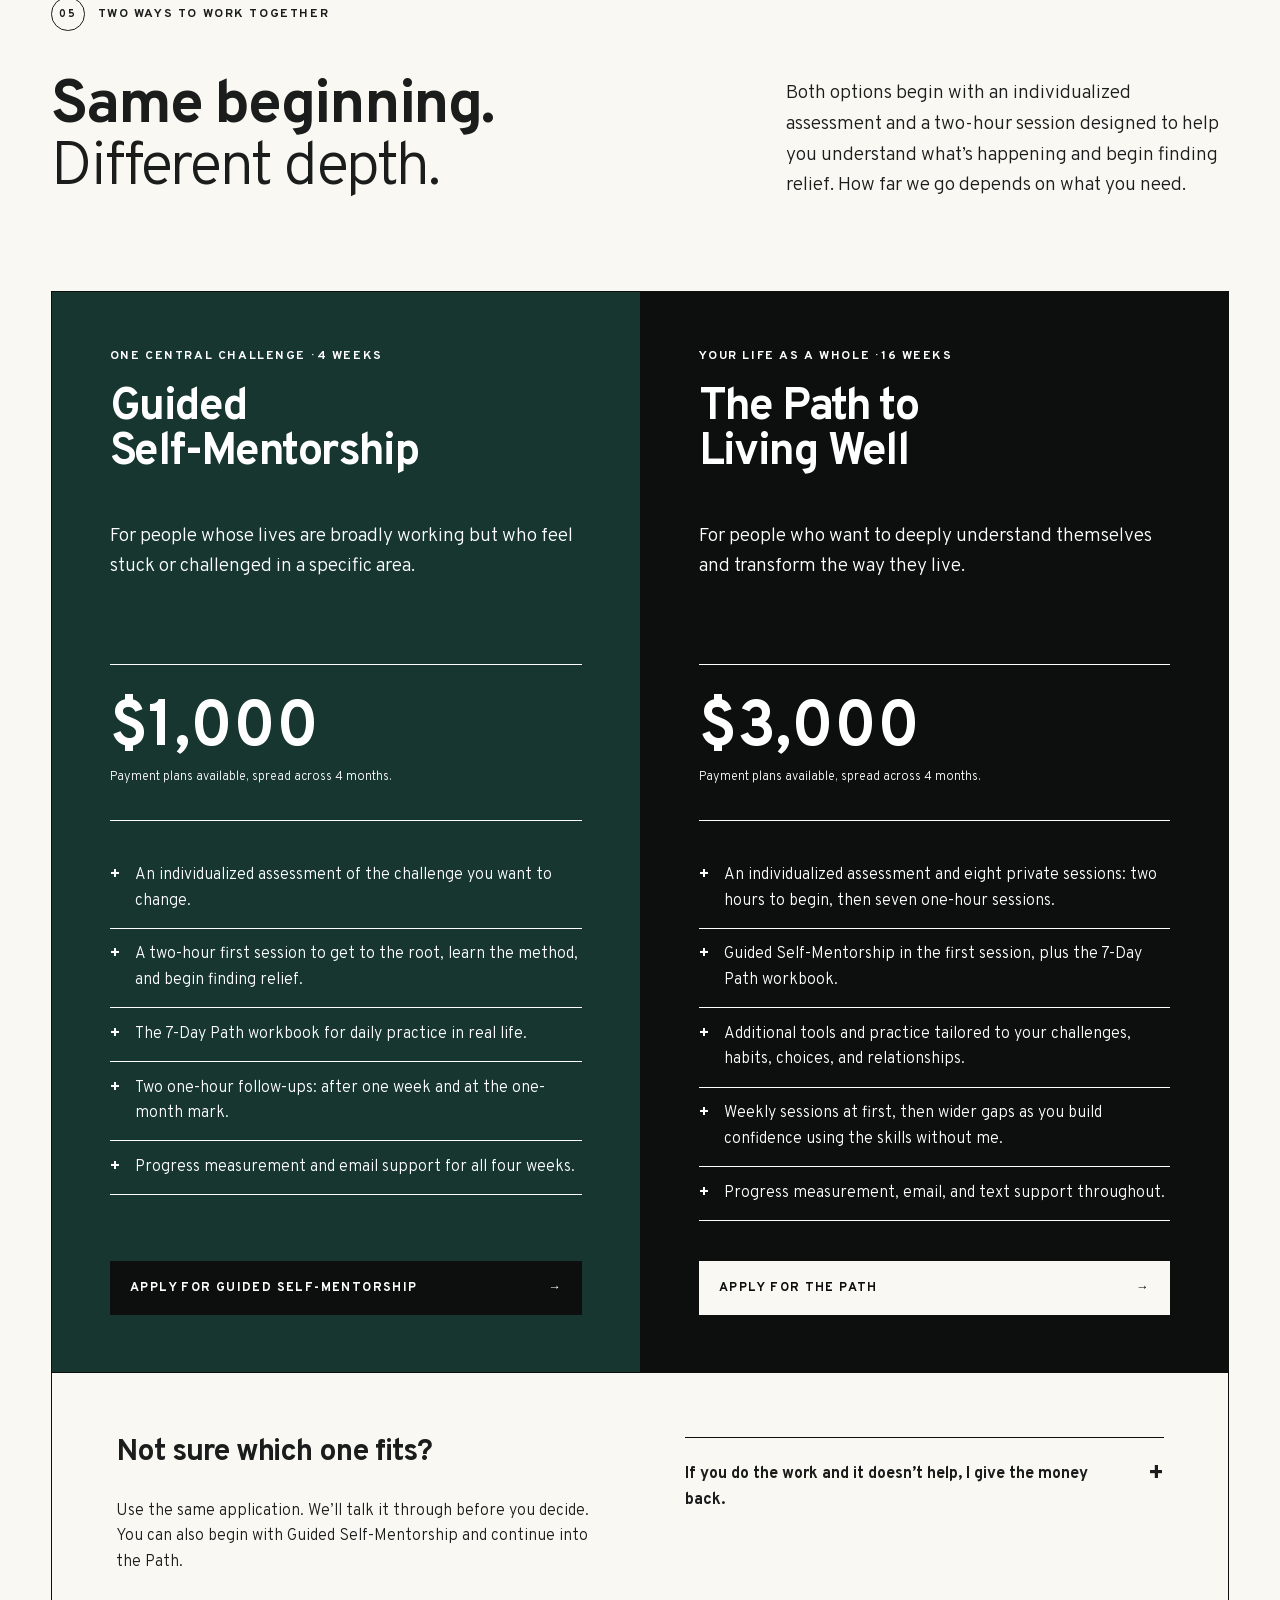
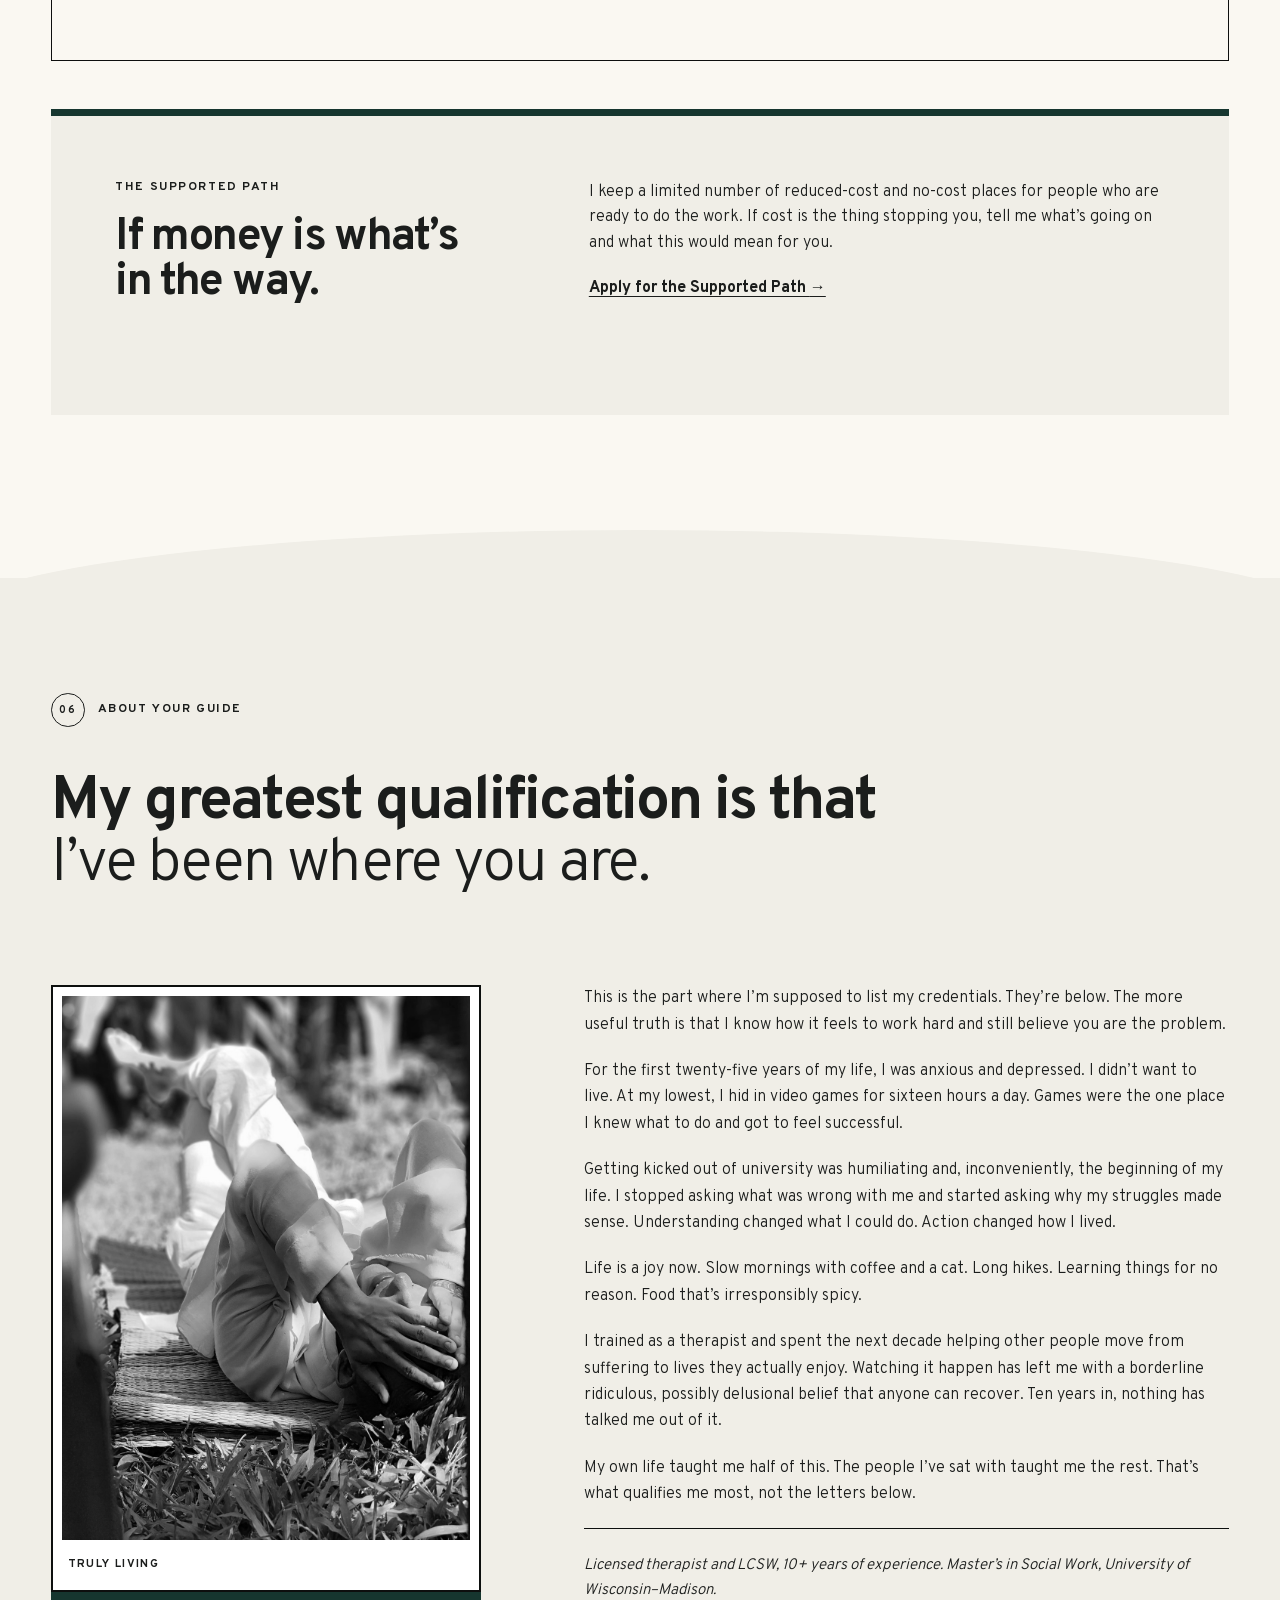
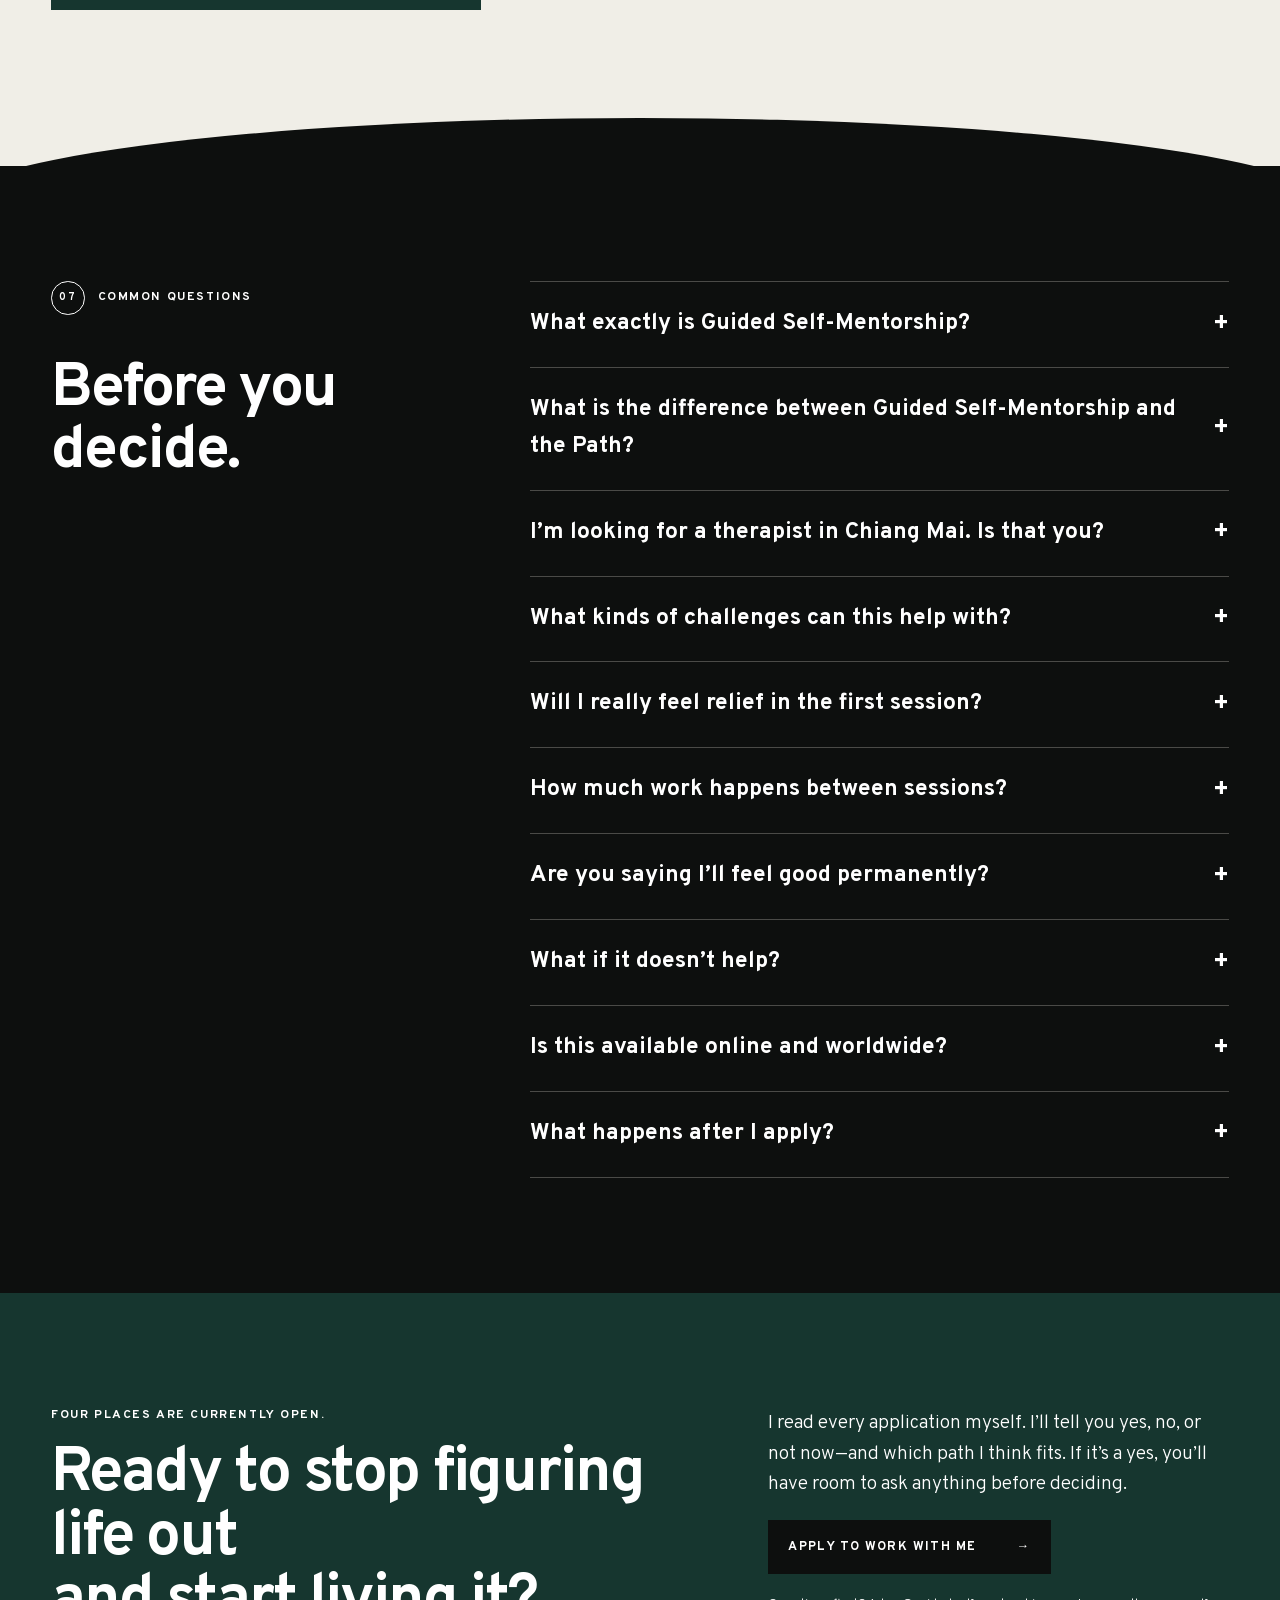
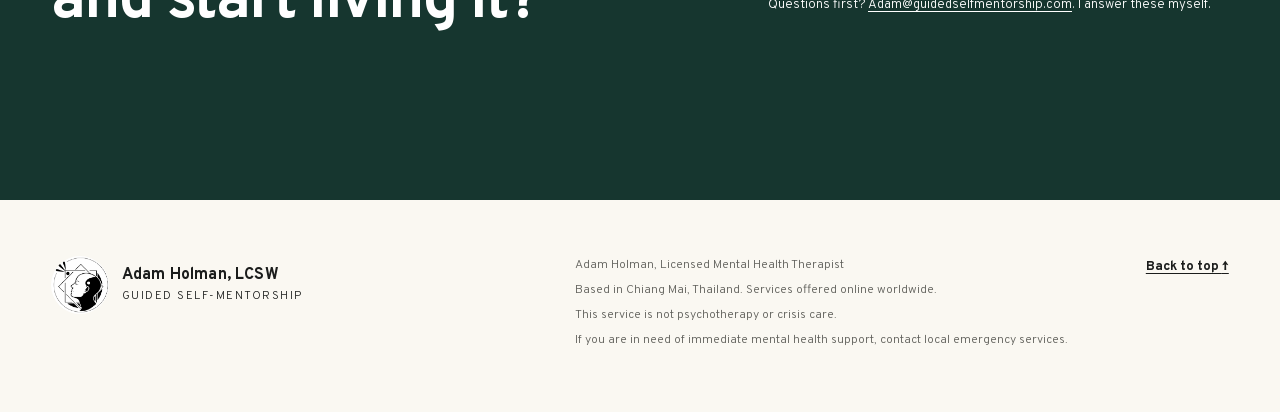
<file: about/index.html>
<!doctype html><html lang="en"><head><meta charset="utf-8"><meta name="viewport" content="width=device-width,initial-scale=1"><meta http-equiv="refresh" content="0;url=/#about"><link rel="canonical" href="https://www.guidedselfmentorship.com/#about"><title>About Adam Holman | Guided Self-Mentorship</title><script>location.replace('/#about')</script></head><body><p>This page has moved to <a href="/#about">About Adam</a>.</p></body></html>
</file>
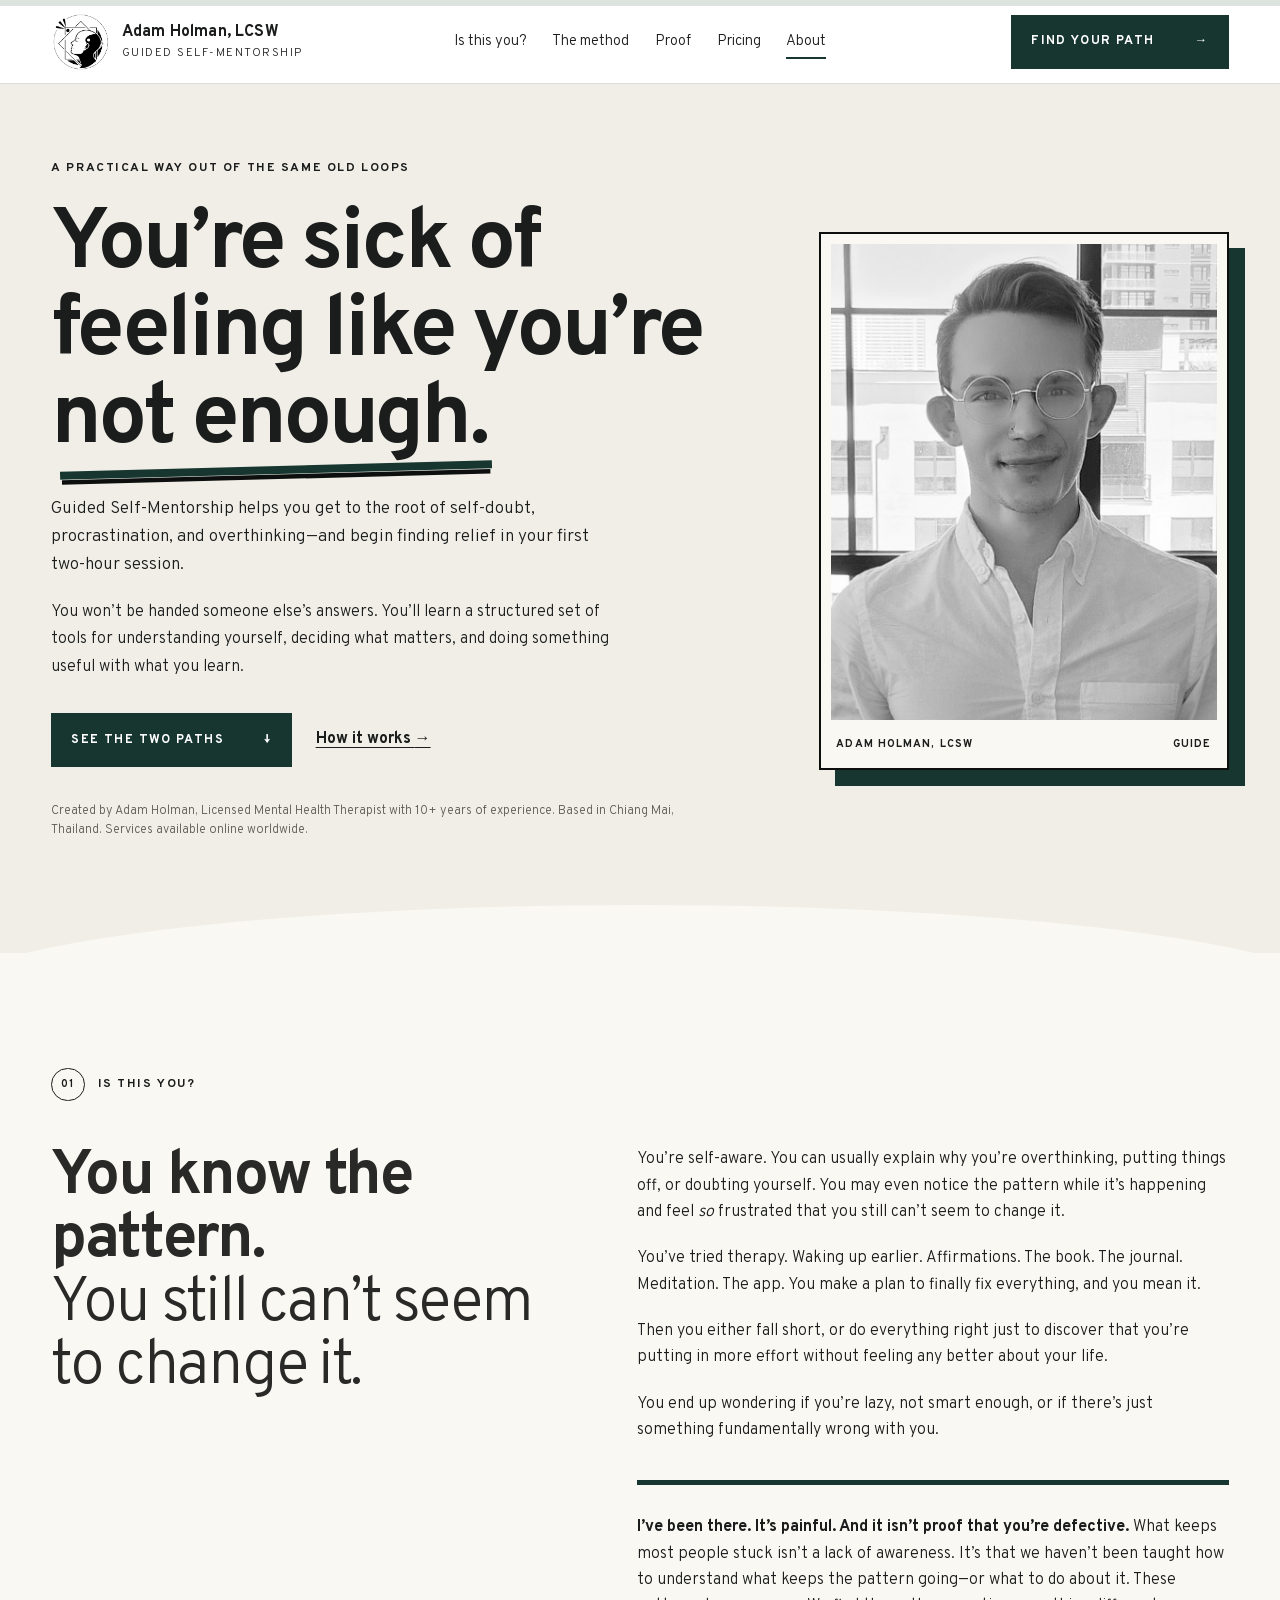
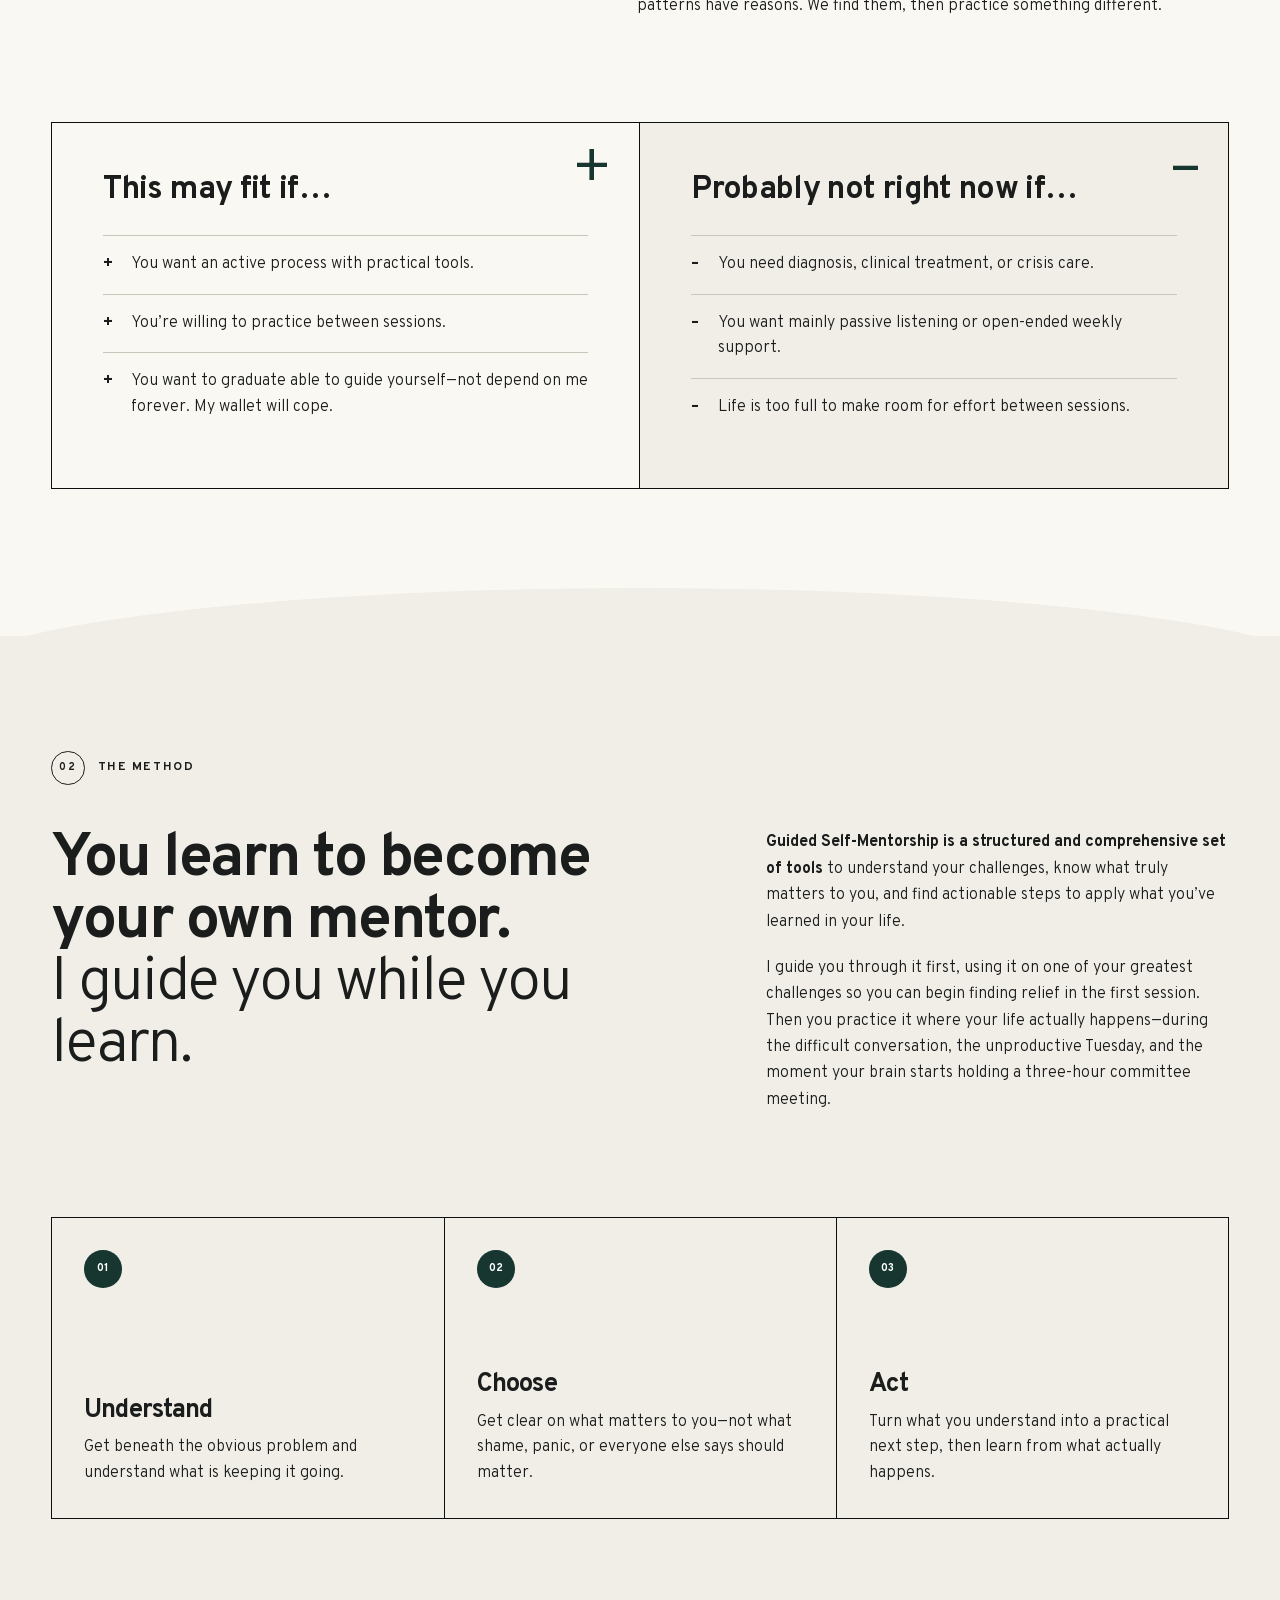
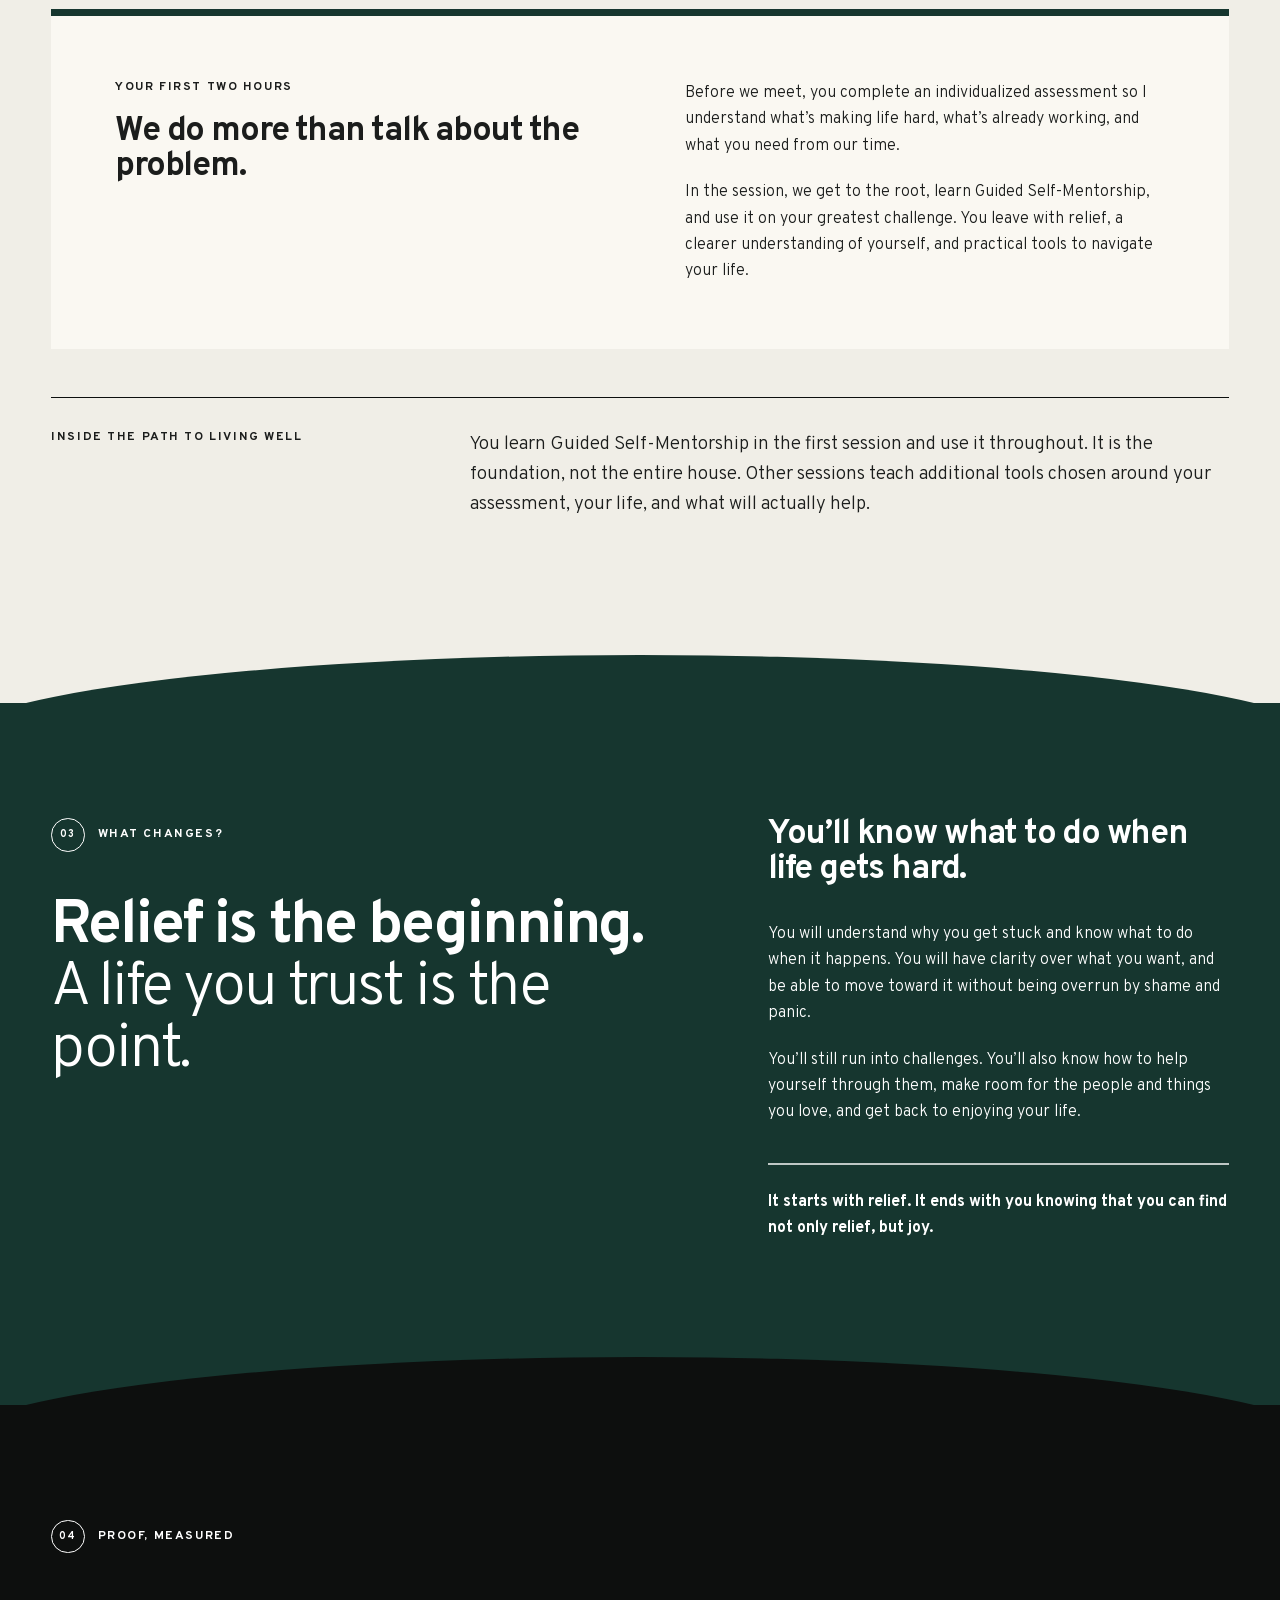
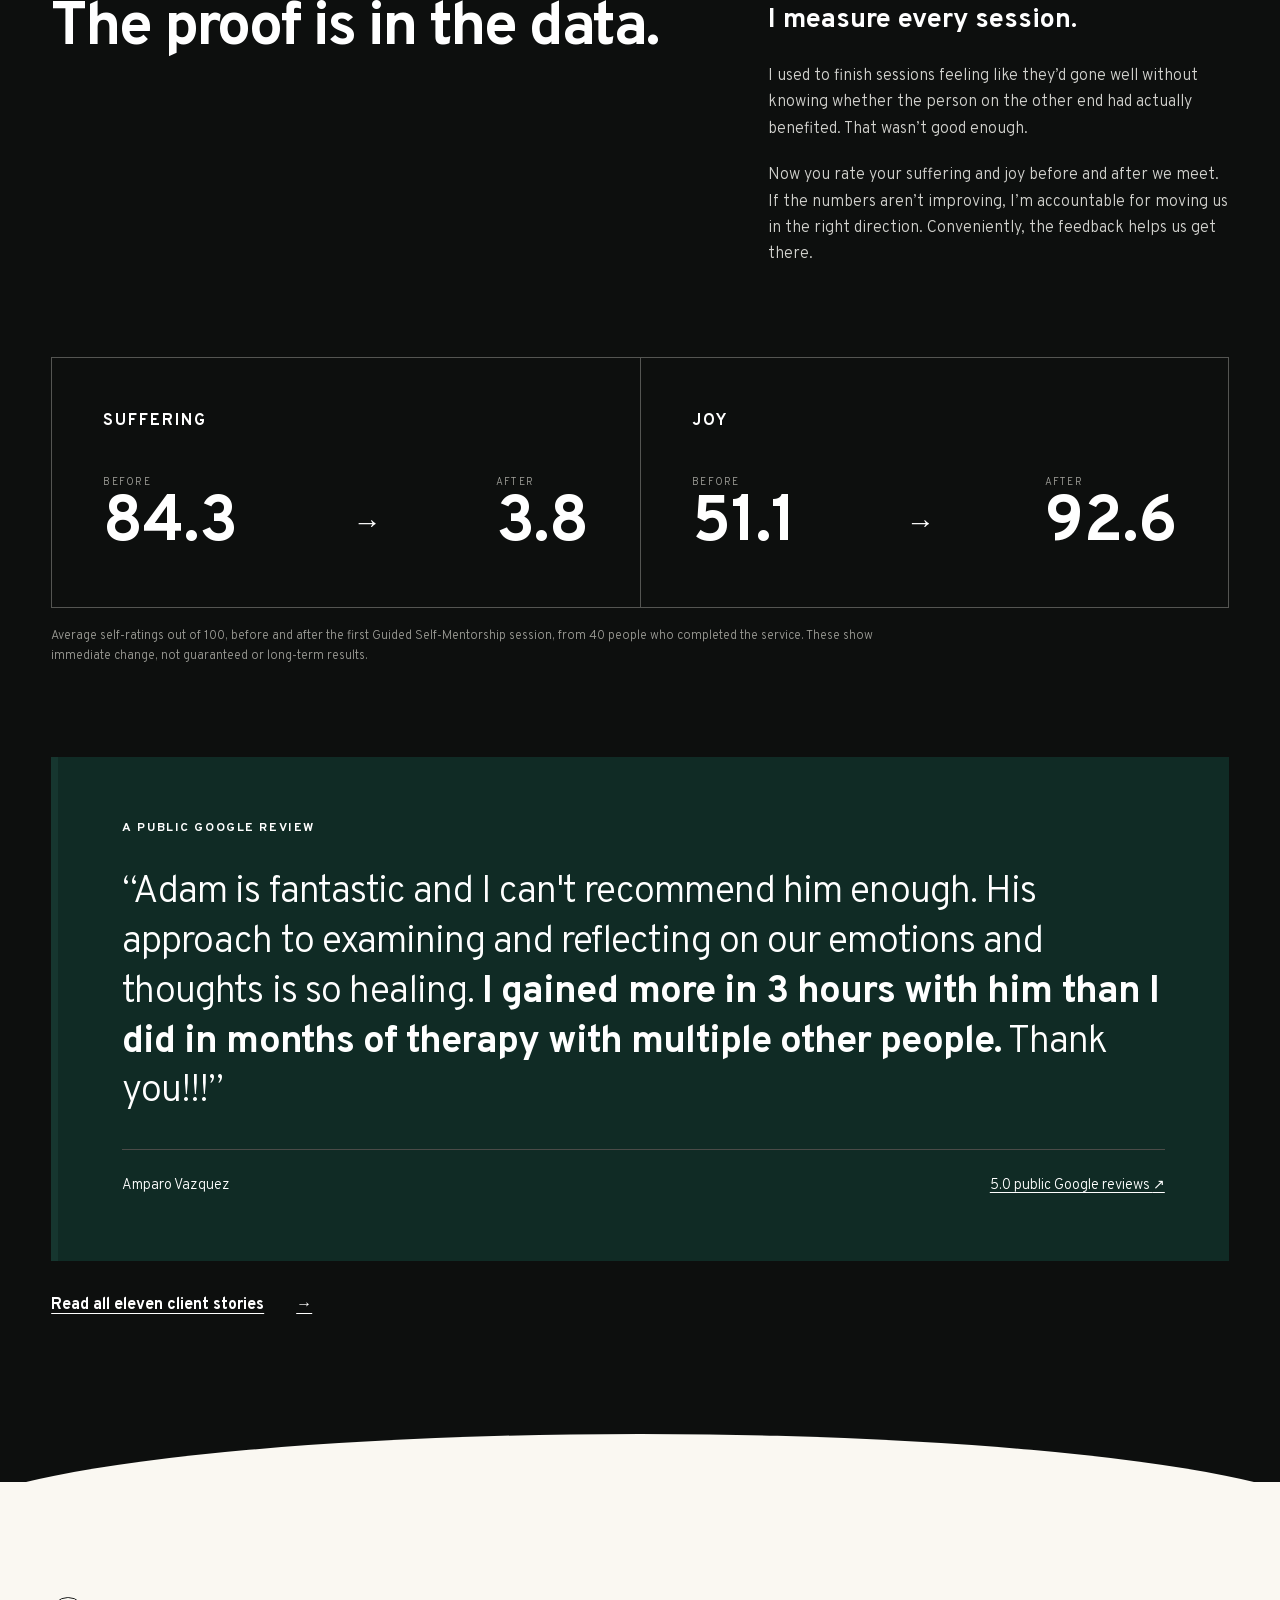
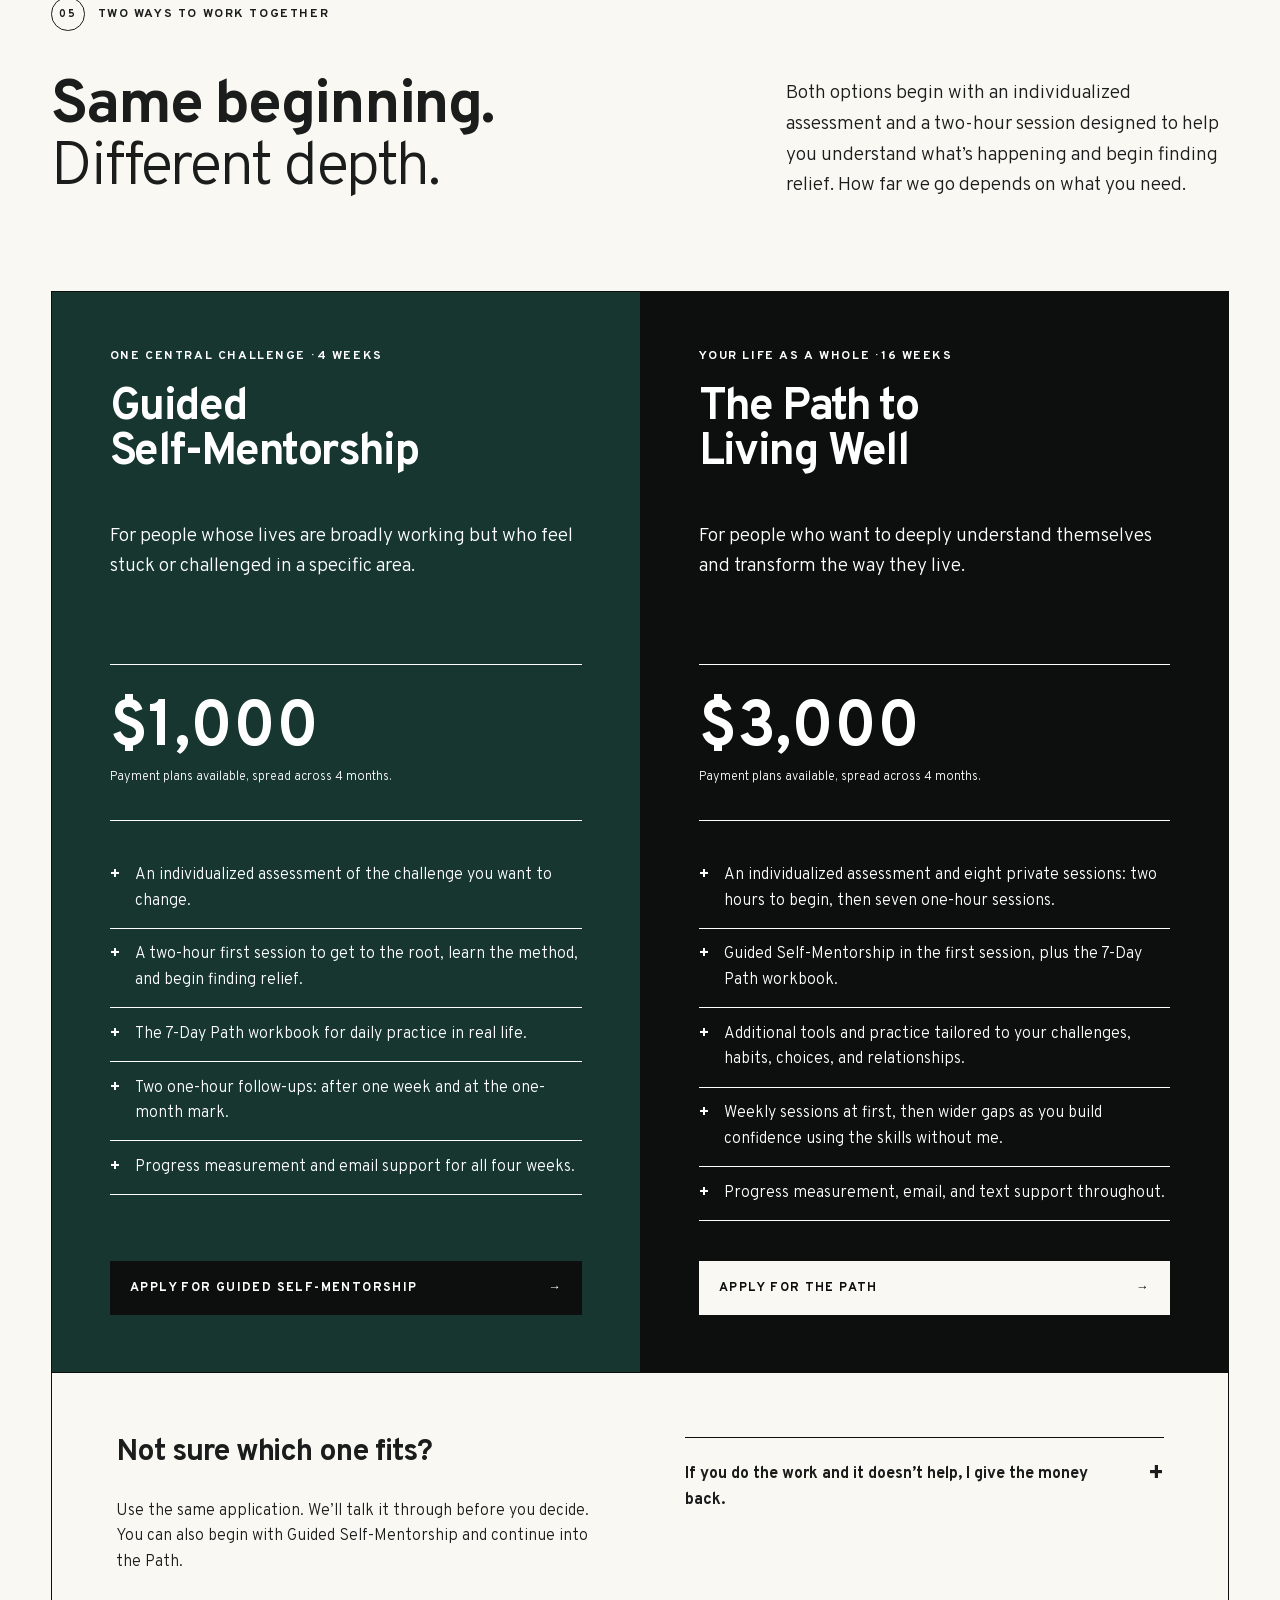
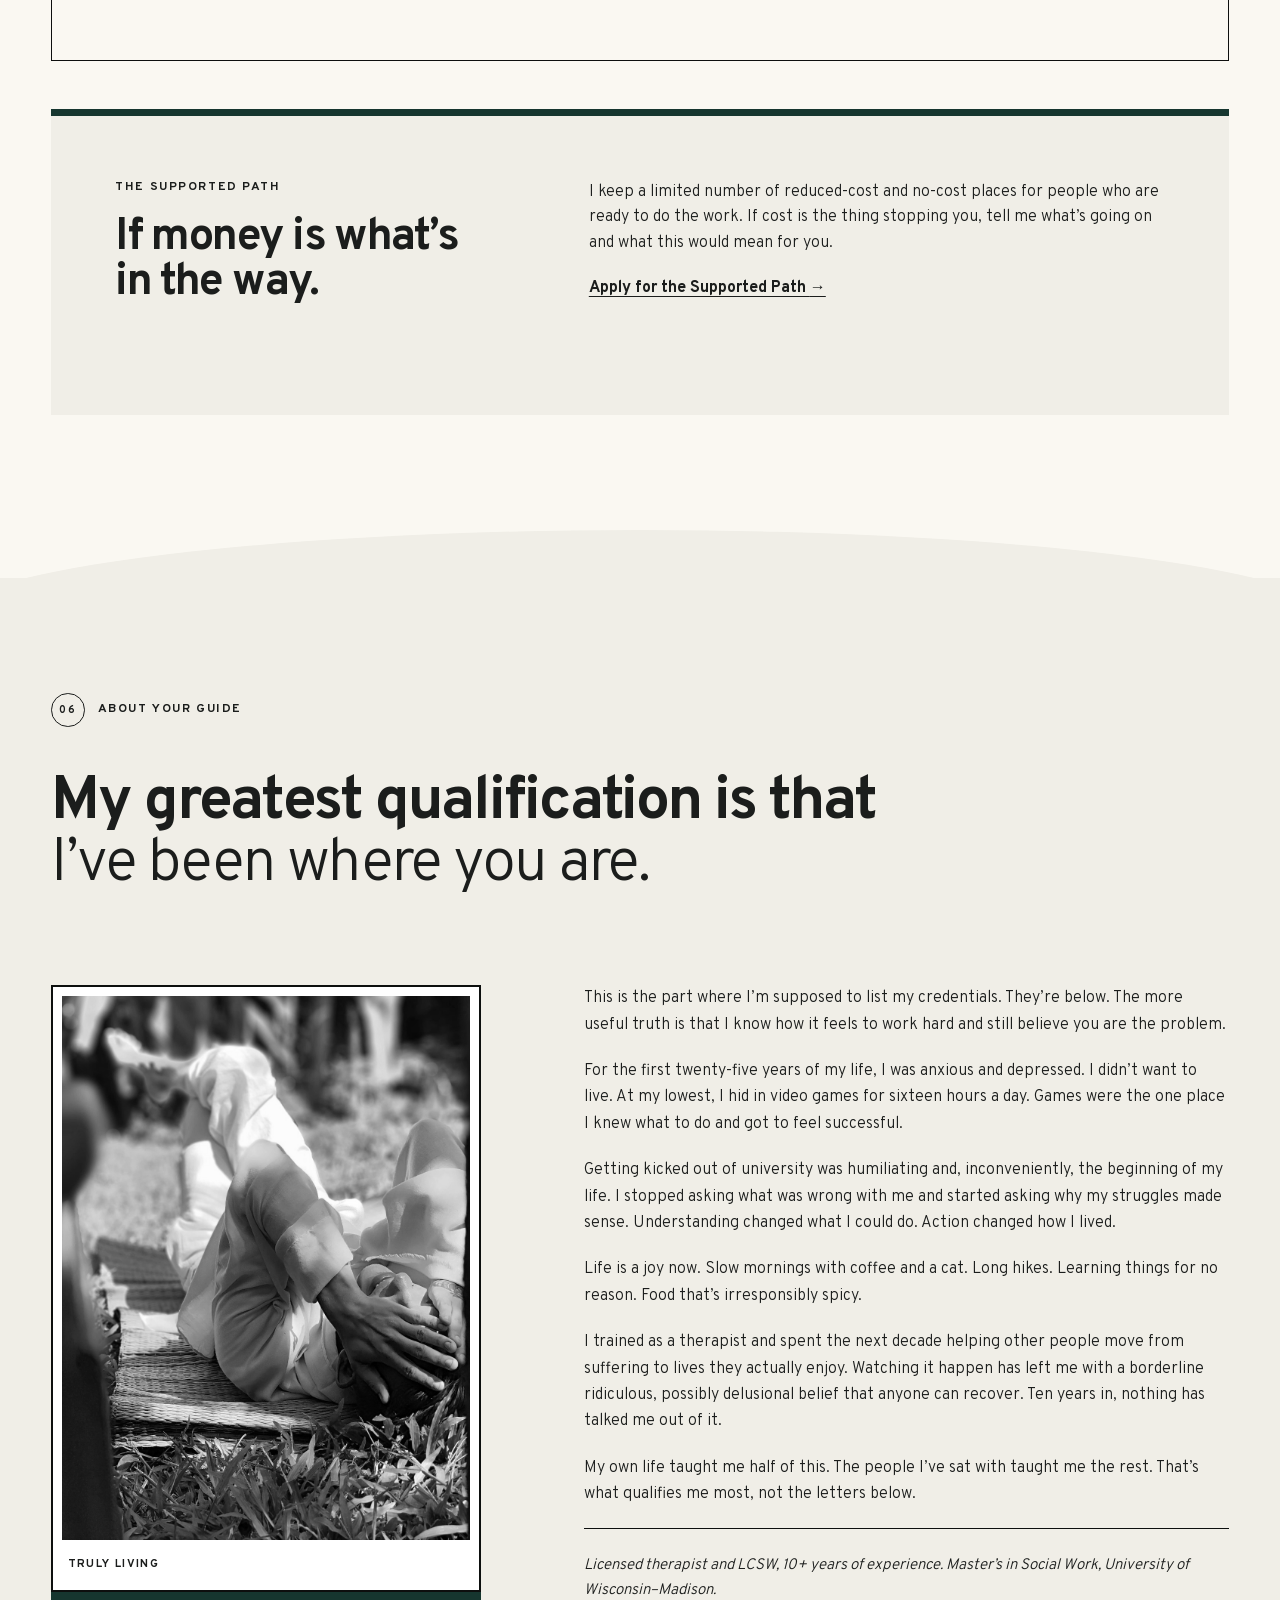
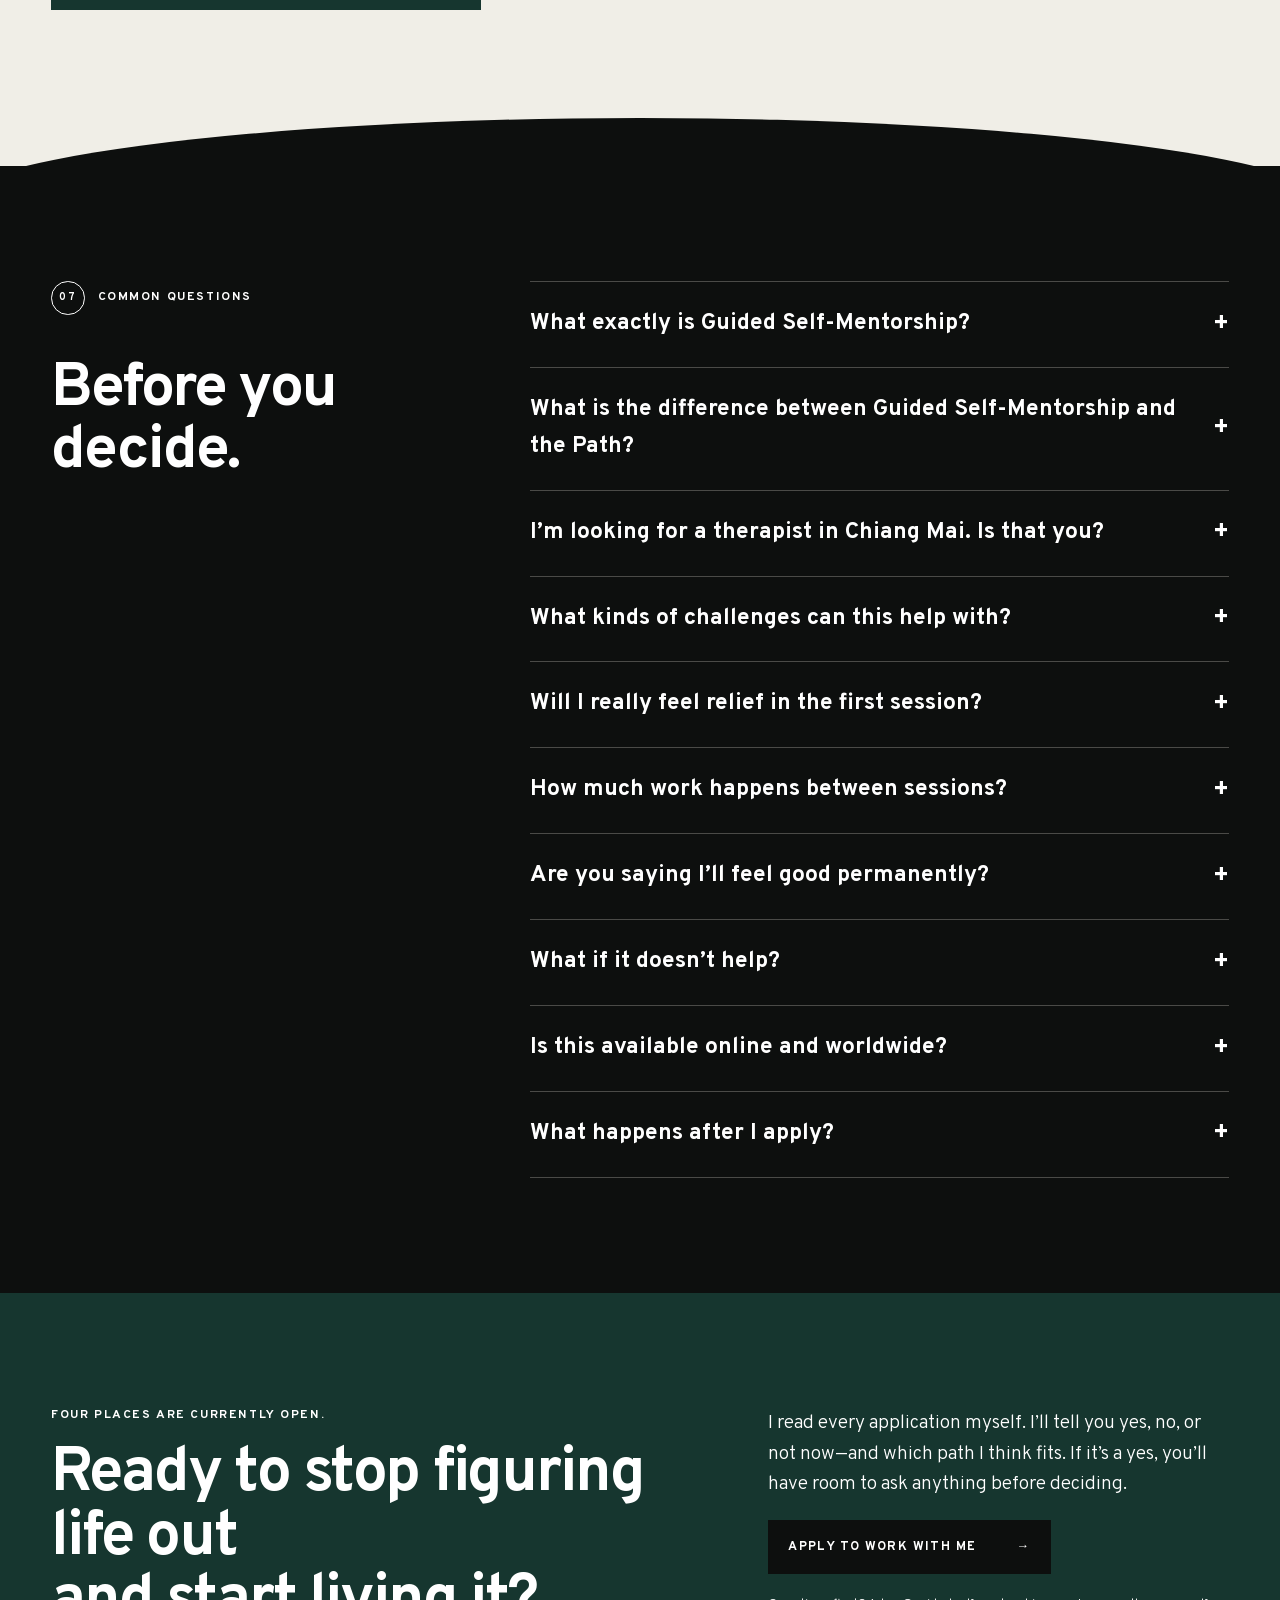
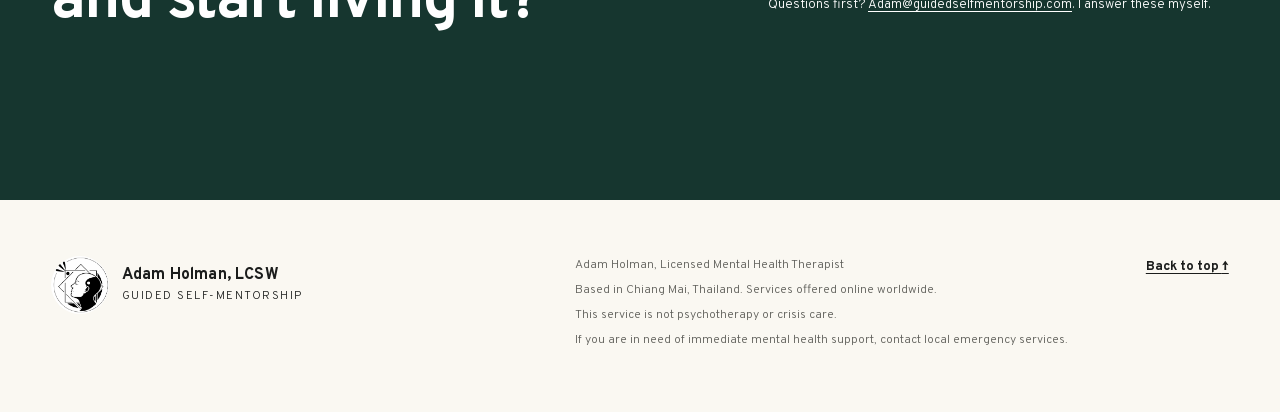
<file: contact/index.html>
<!doctype html><html lang="en"><head><meta charset="utf-8"><meta name="viewport" content="width=device-width,initial-scale=1"><meta http-equiv="refresh" content="0;url=/#pricing"><link rel="canonical" href="https://www.guidedselfmentorship.com/#pricing"><title>Contact | Guided Self-Mentorship</title><script>location.replace('/#pricing')</script></head><body><p>This page has moved to <a href="/#pricing">ways to work together</a>.</p></body></html>
</file>
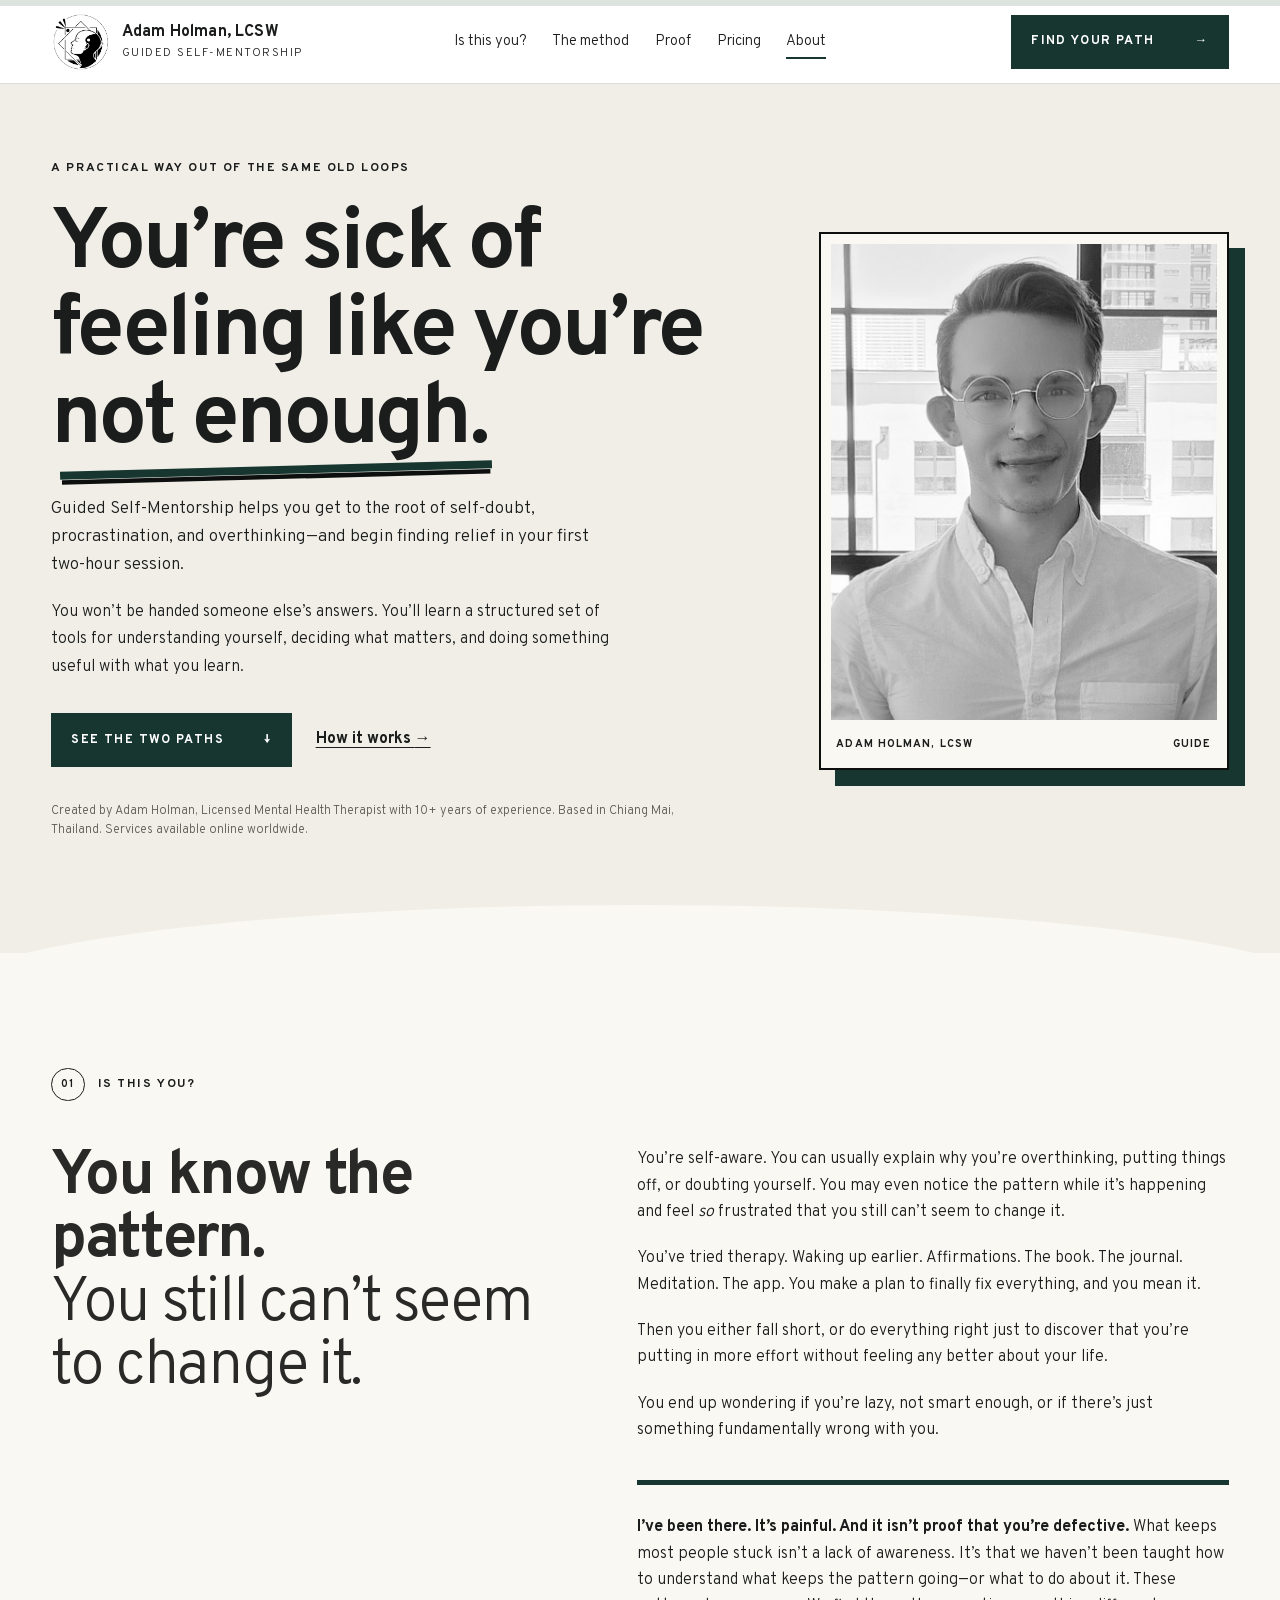
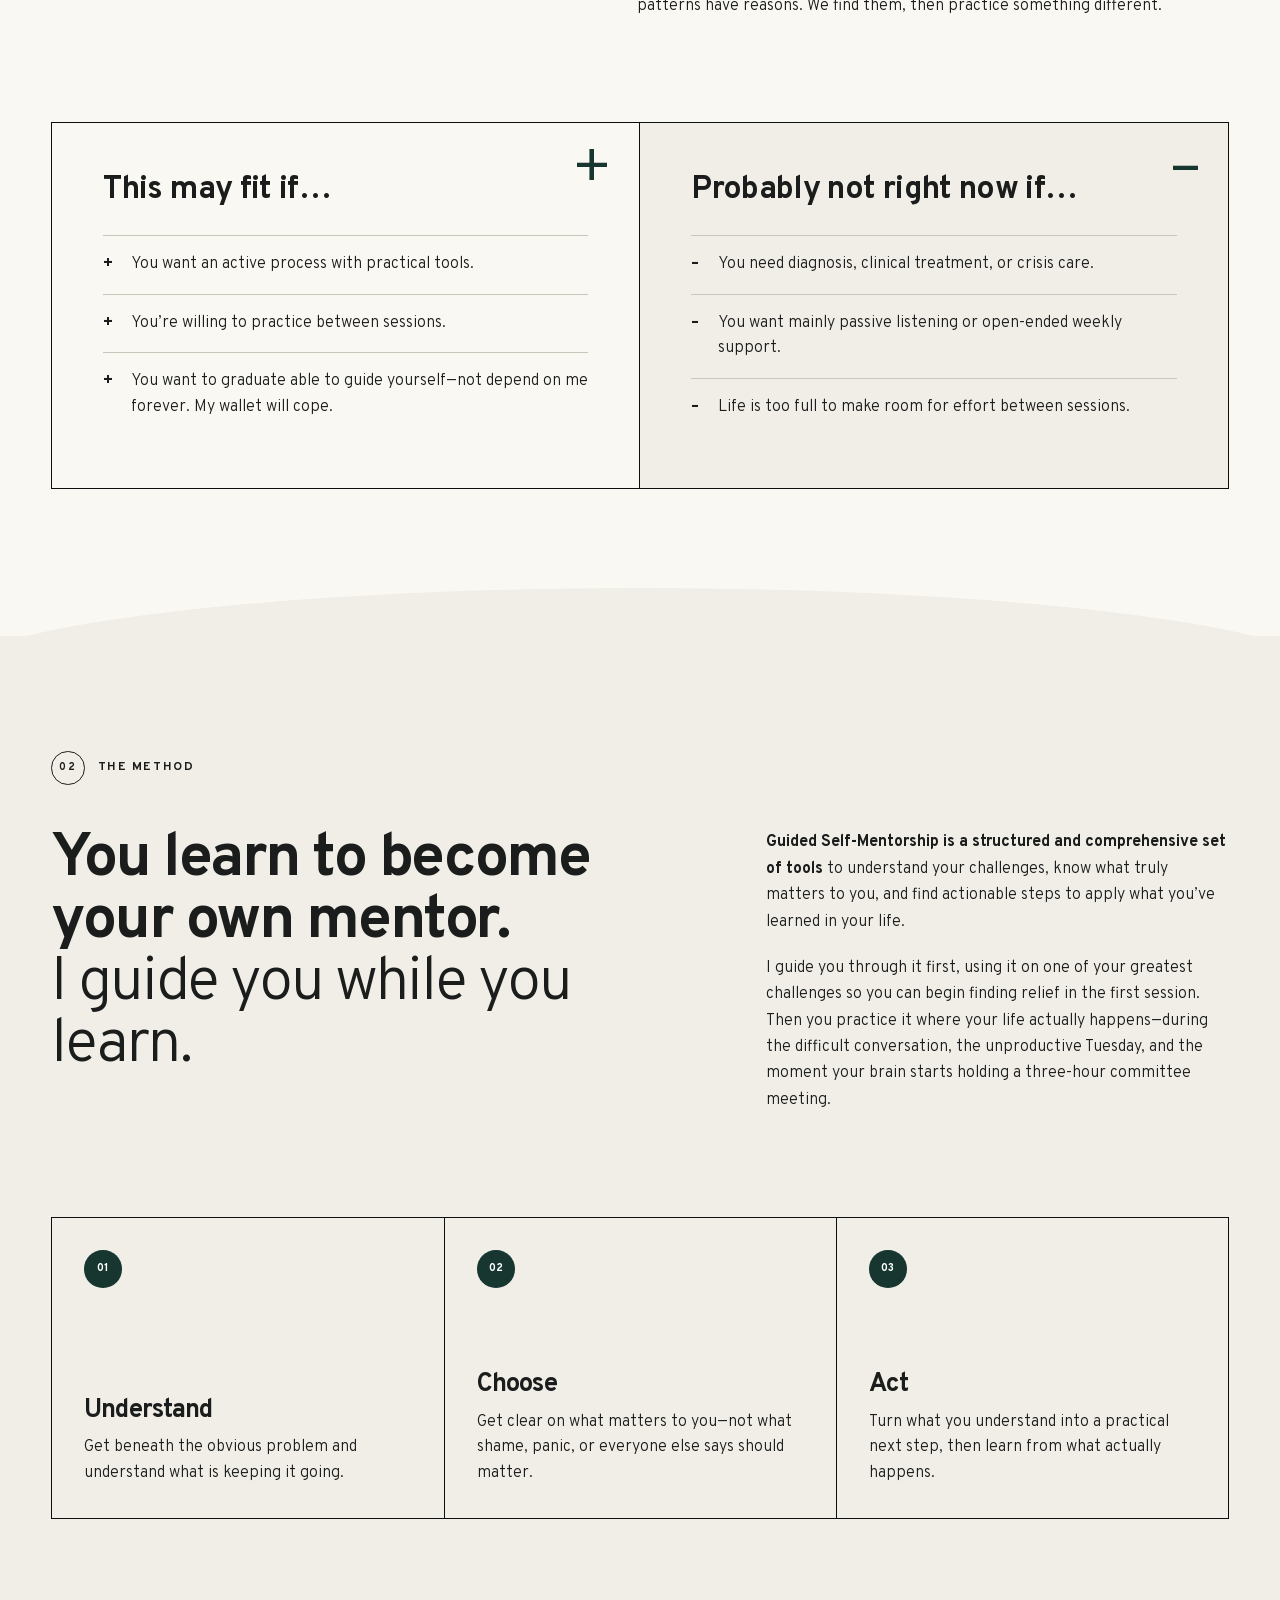
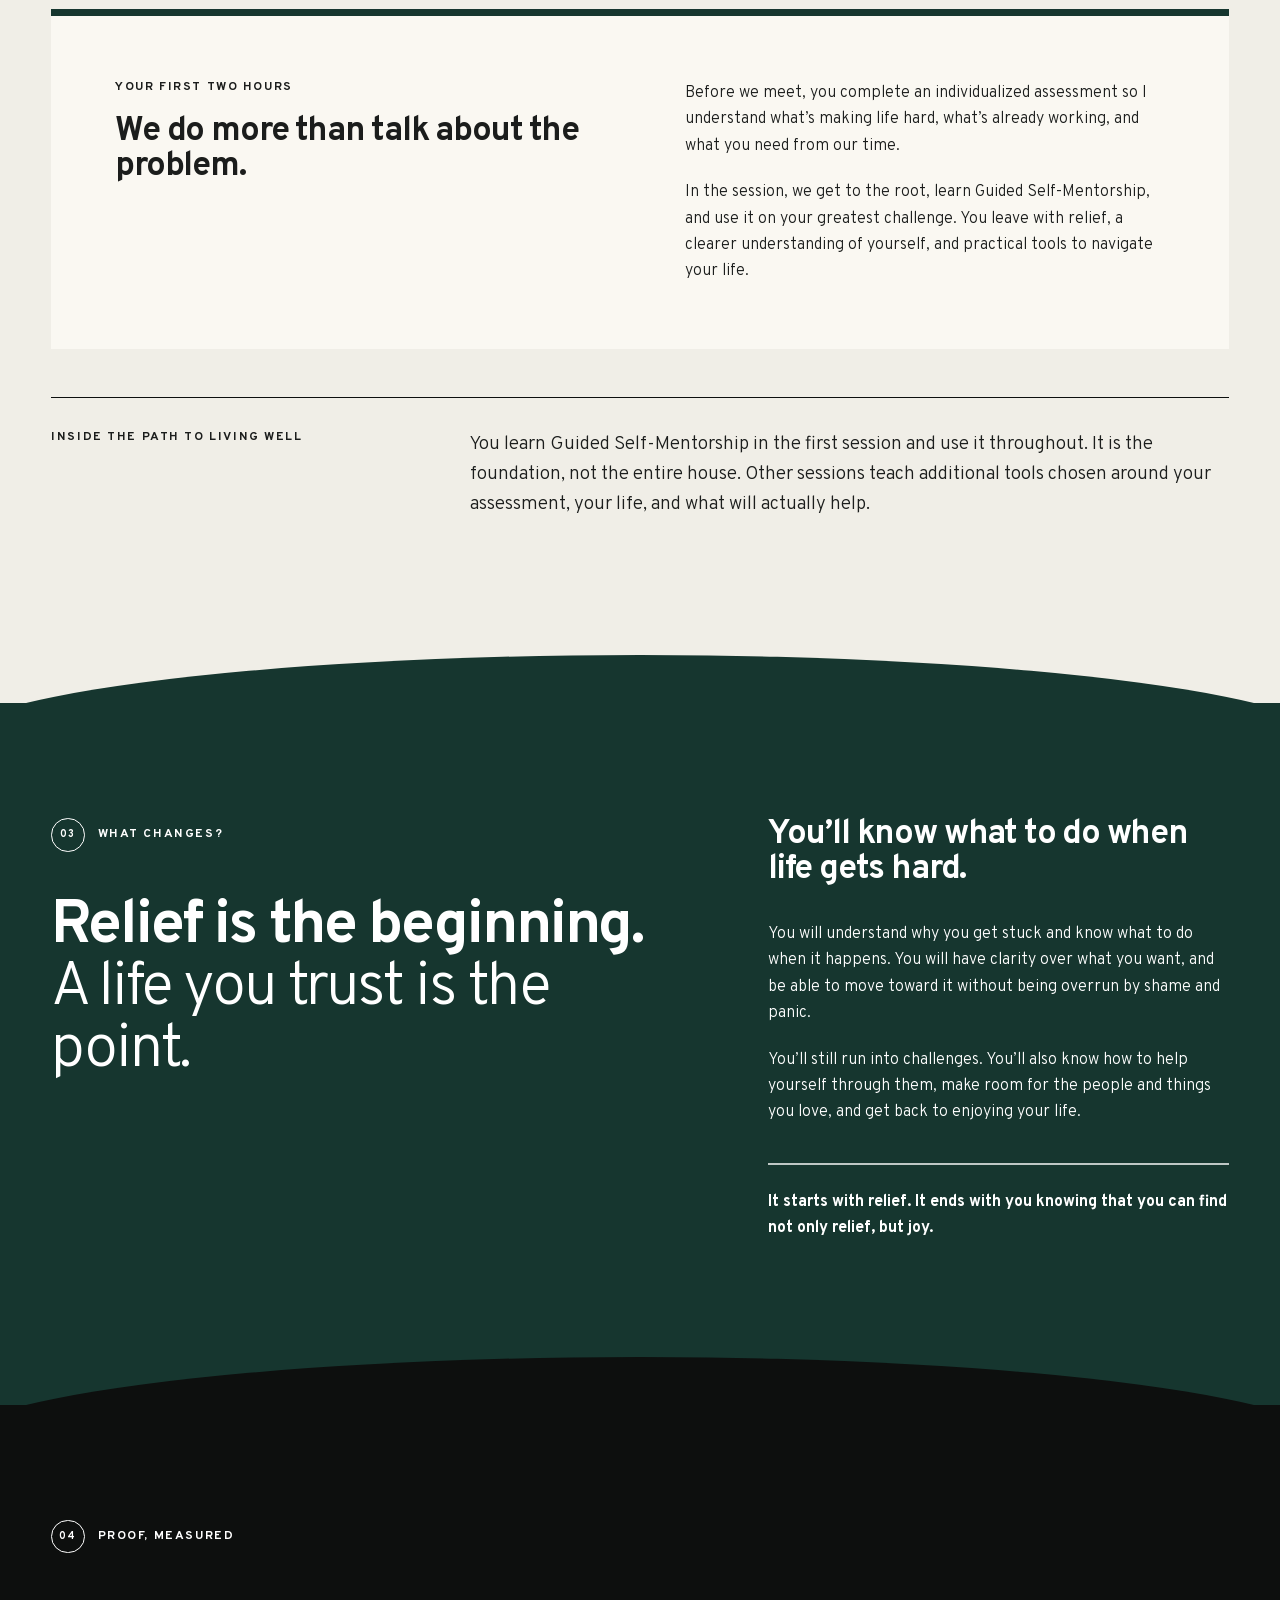
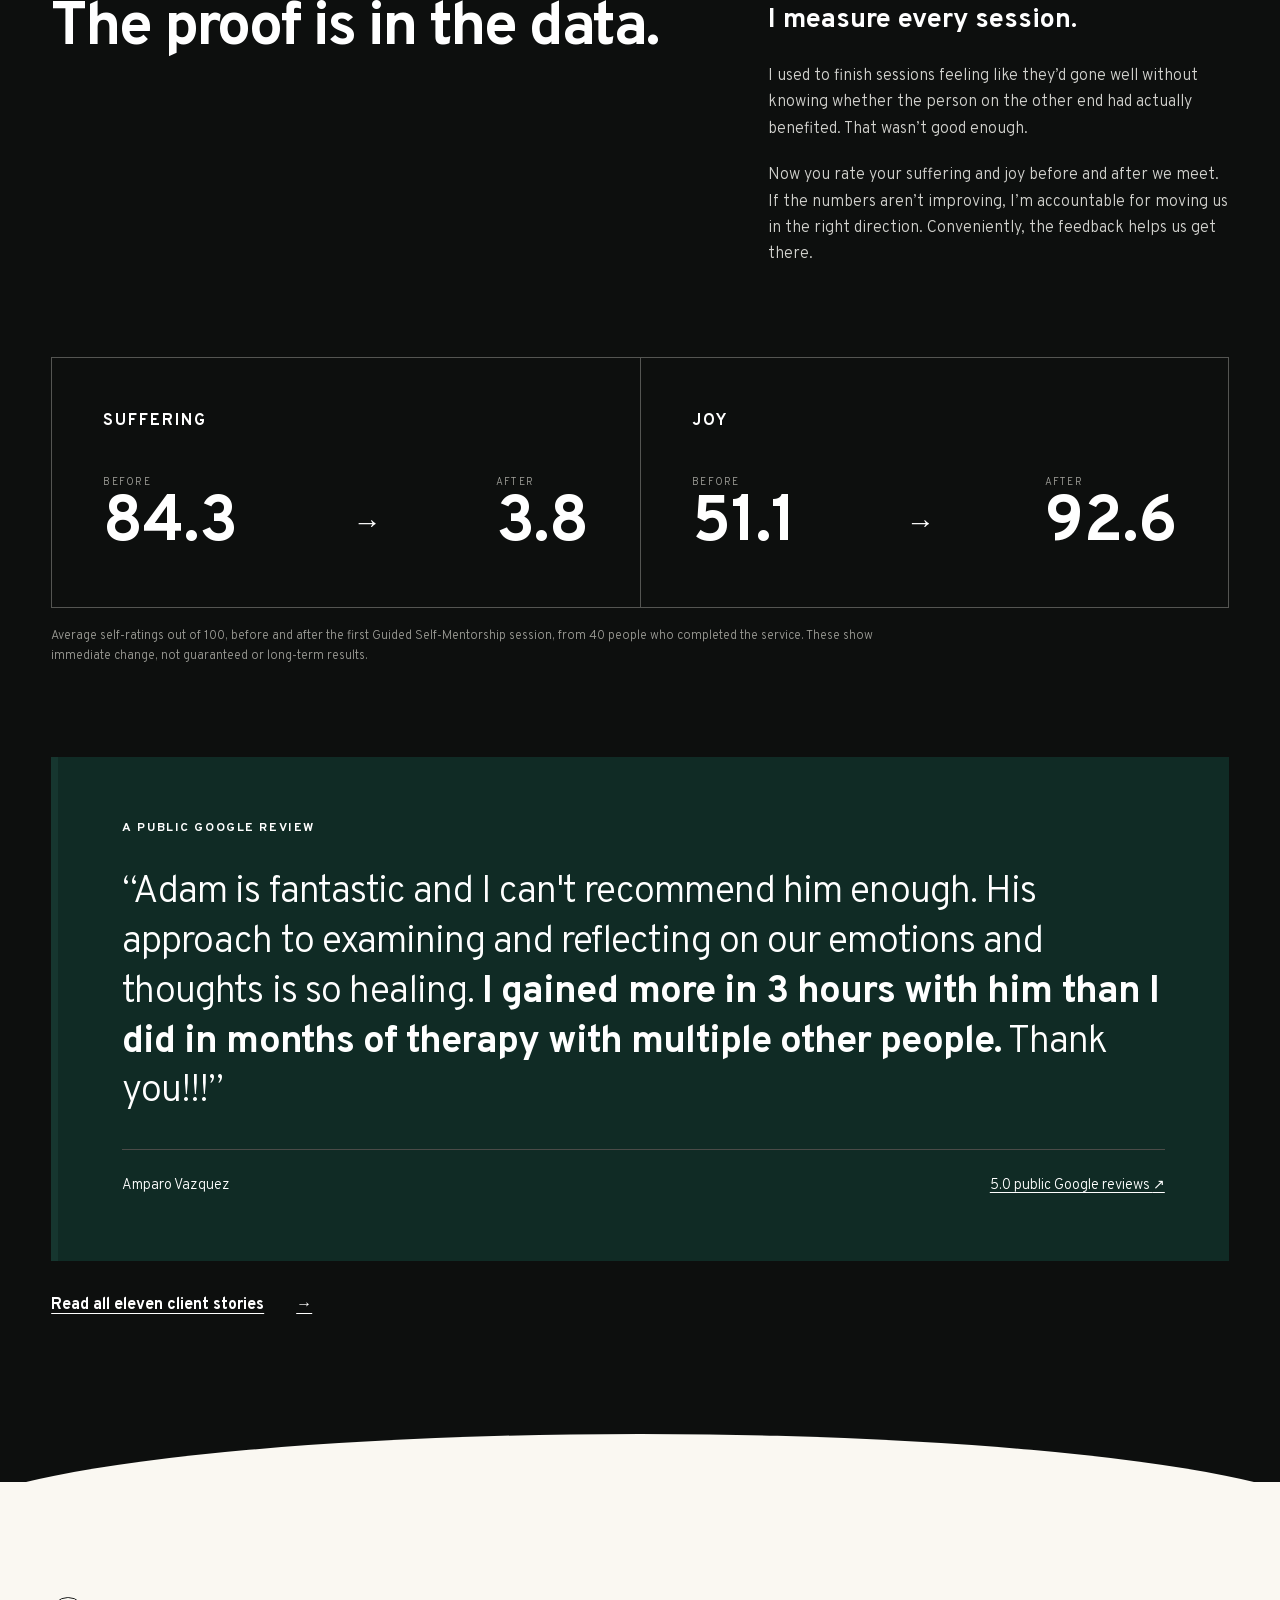
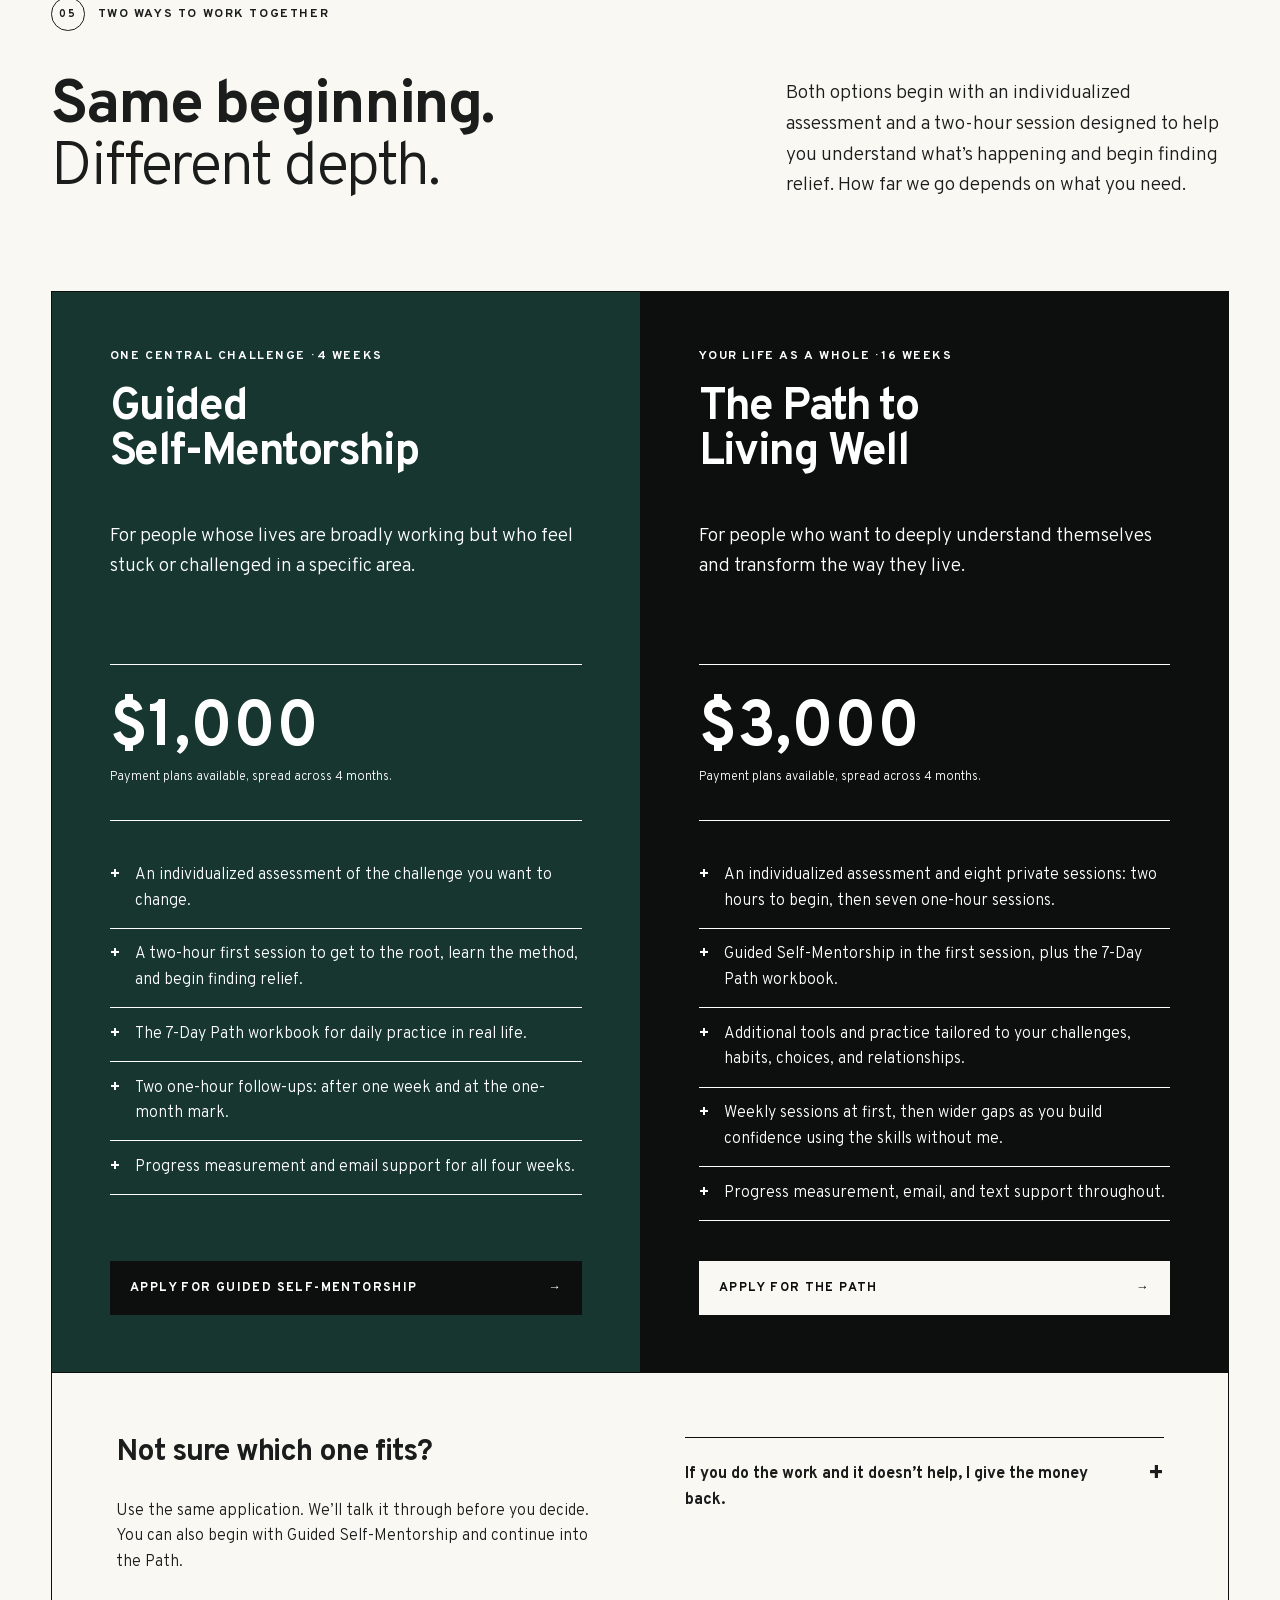
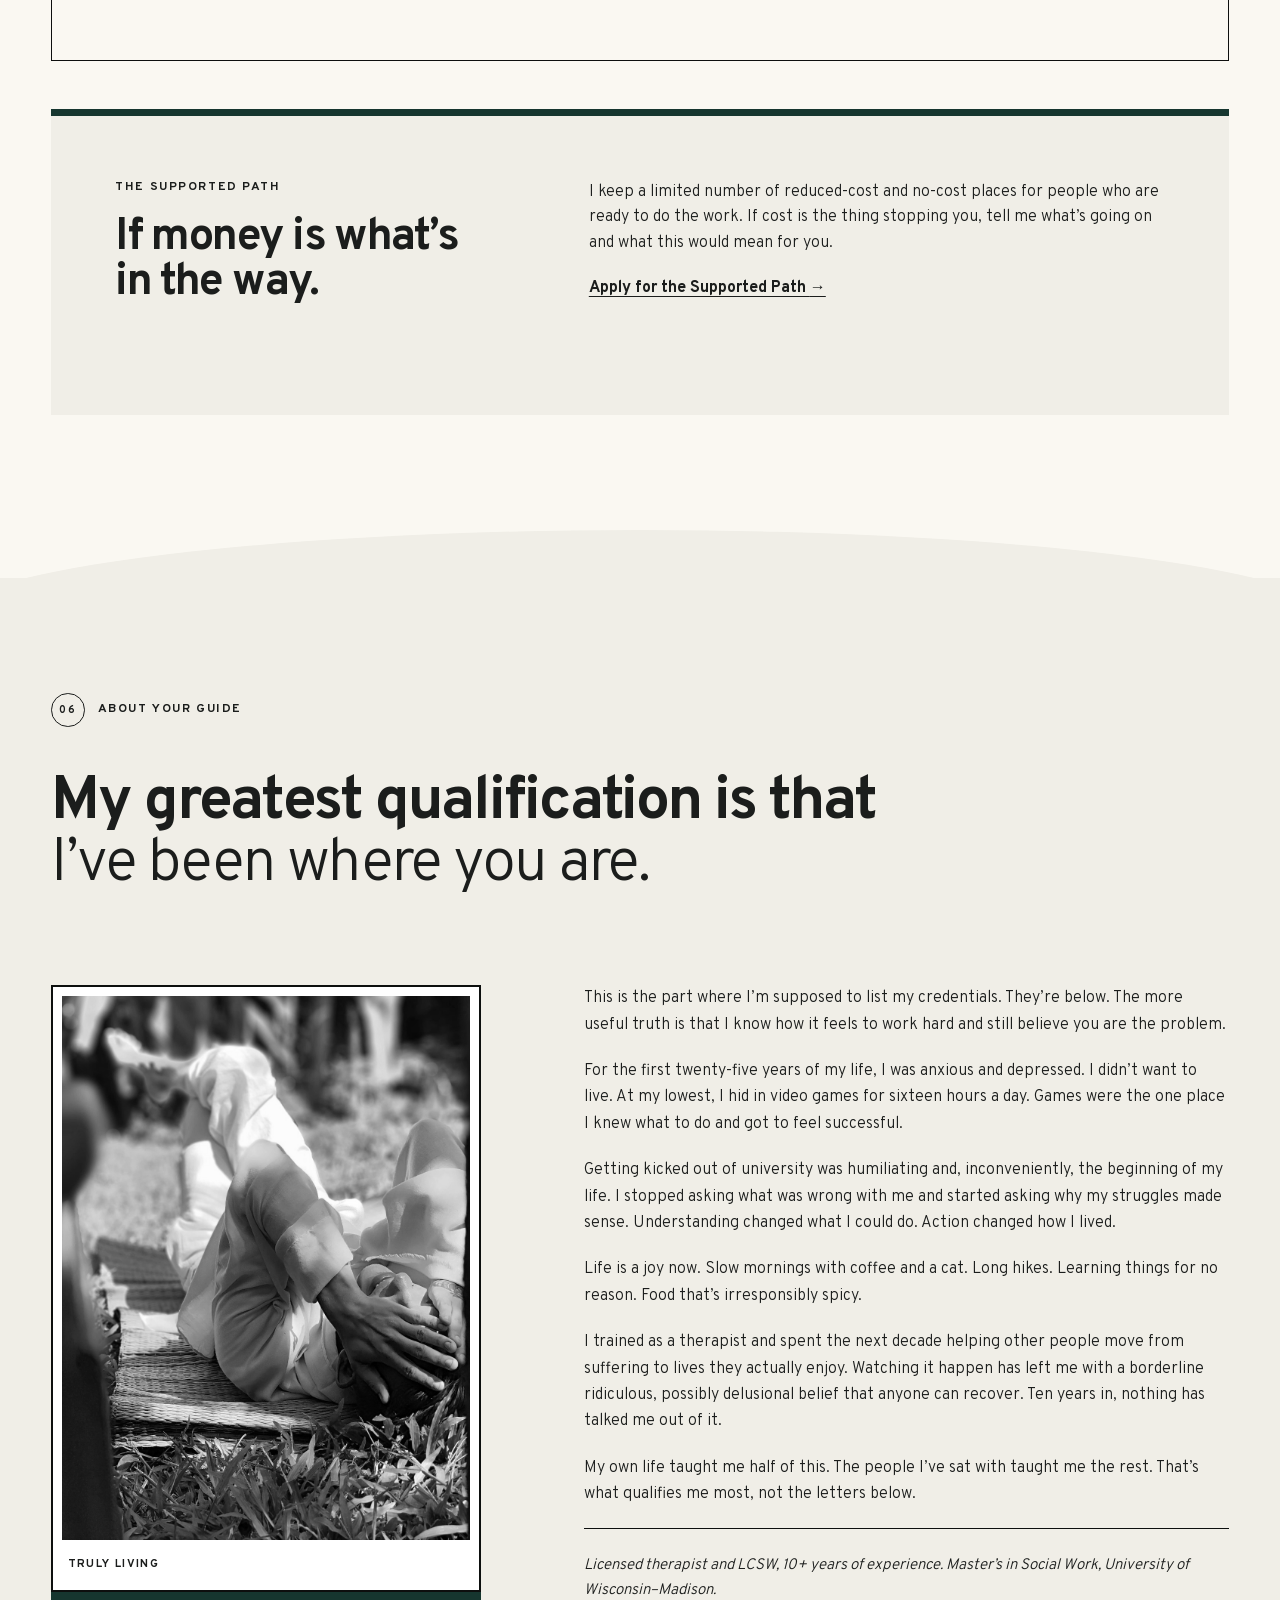
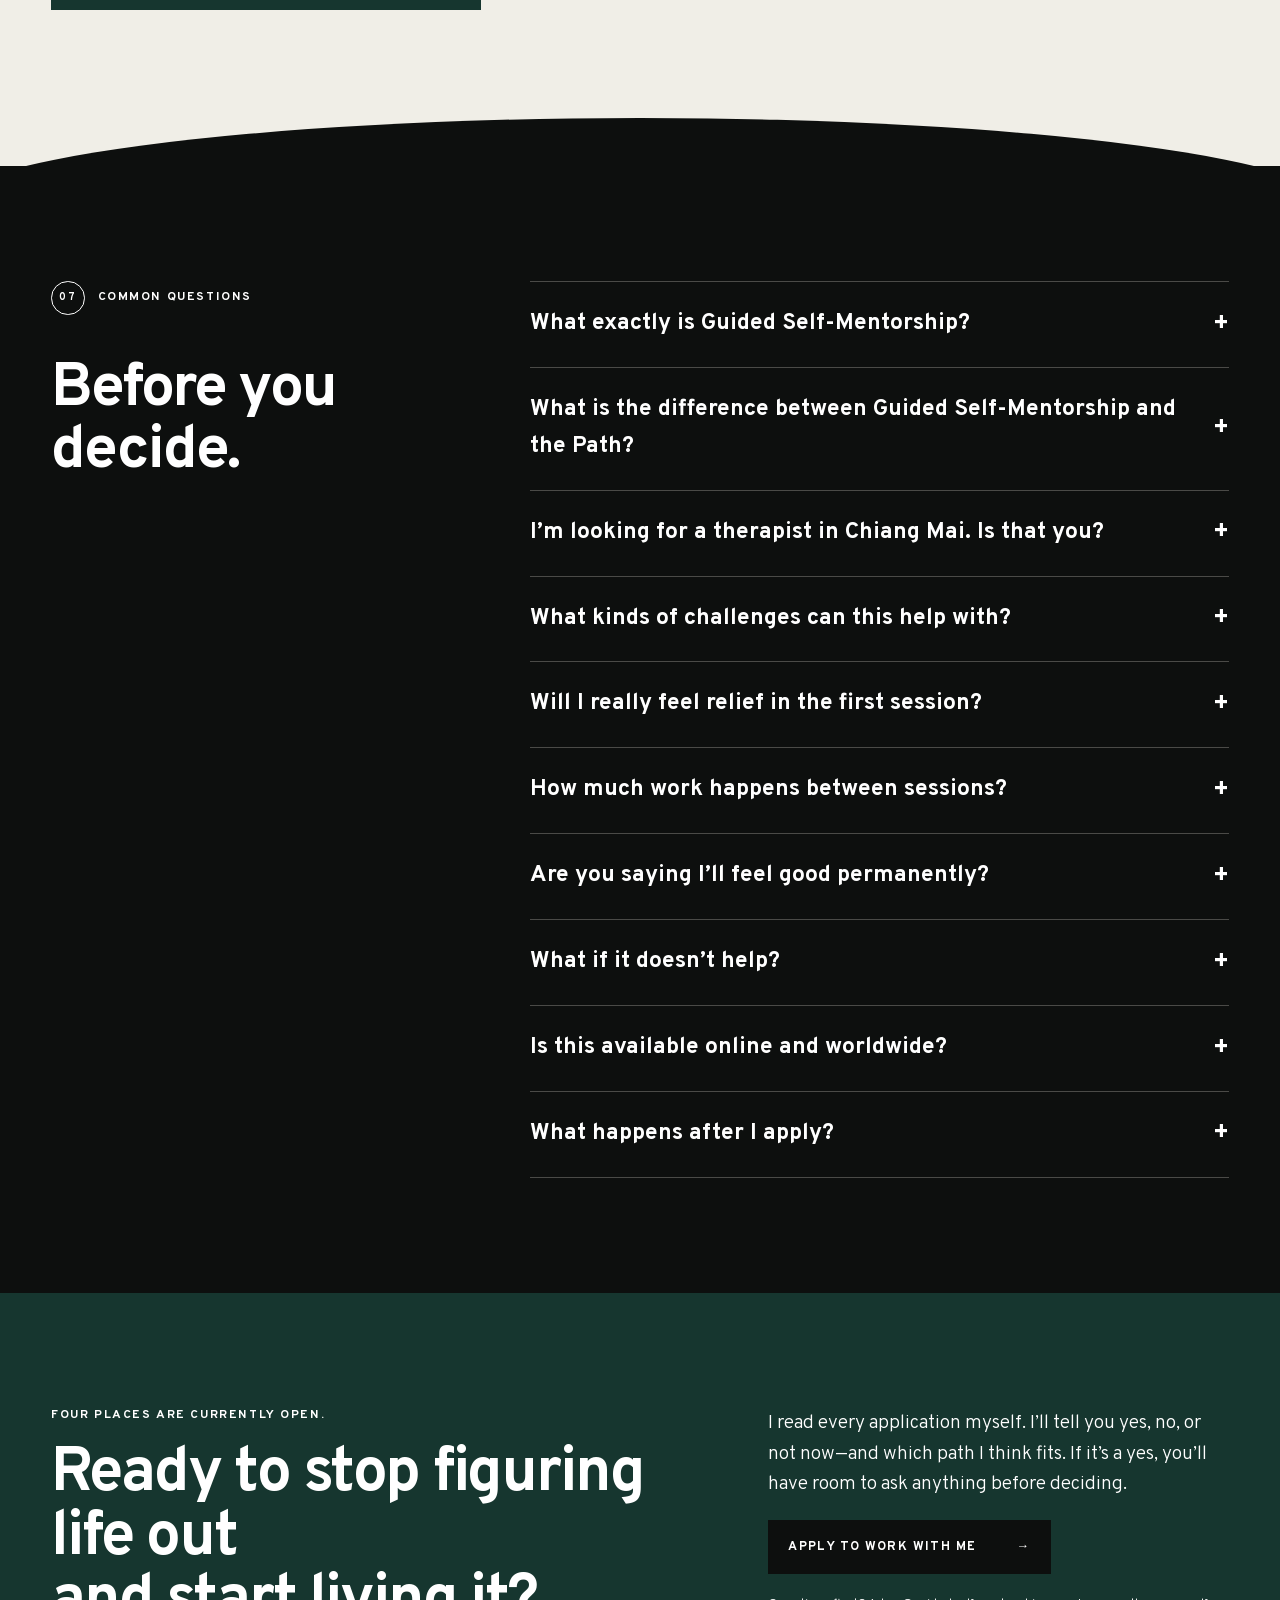
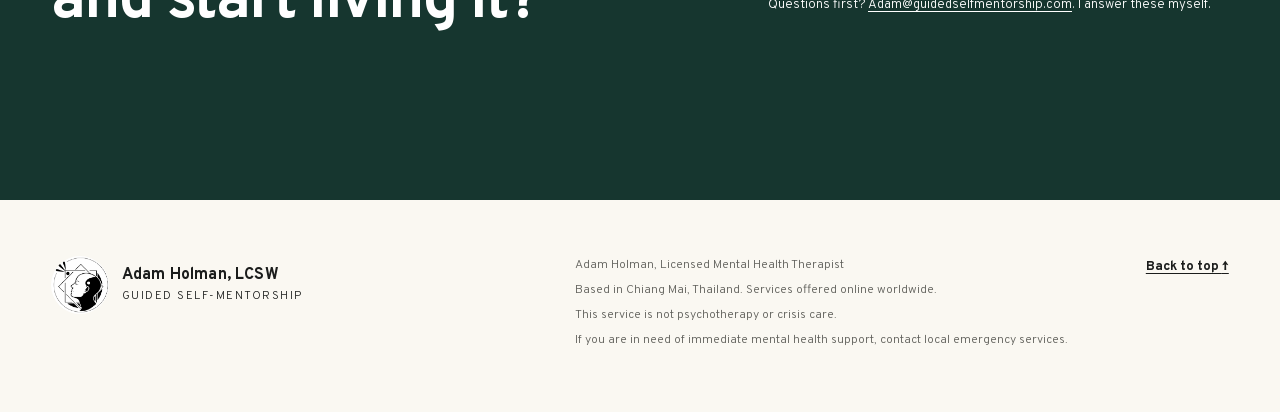
<file: costs/index.html>
<!doctype html><html lang="en"><head><meta charset="utf-8"><meta name="viewport" content="width=device-width,initial-scale=1"><meta http-equiv="refresh" content="0;url=/#pricing"><link rel="canonical" href="https://www.guidedselfmentorship.com/#pricing"><title>Pricing | Guided Self-Mentorship</title><script>location.replace('/#pricing')</script></head><body><p>This page has moved to <a href="/#pricing">pricing</a>.</p></body></html>
</file>
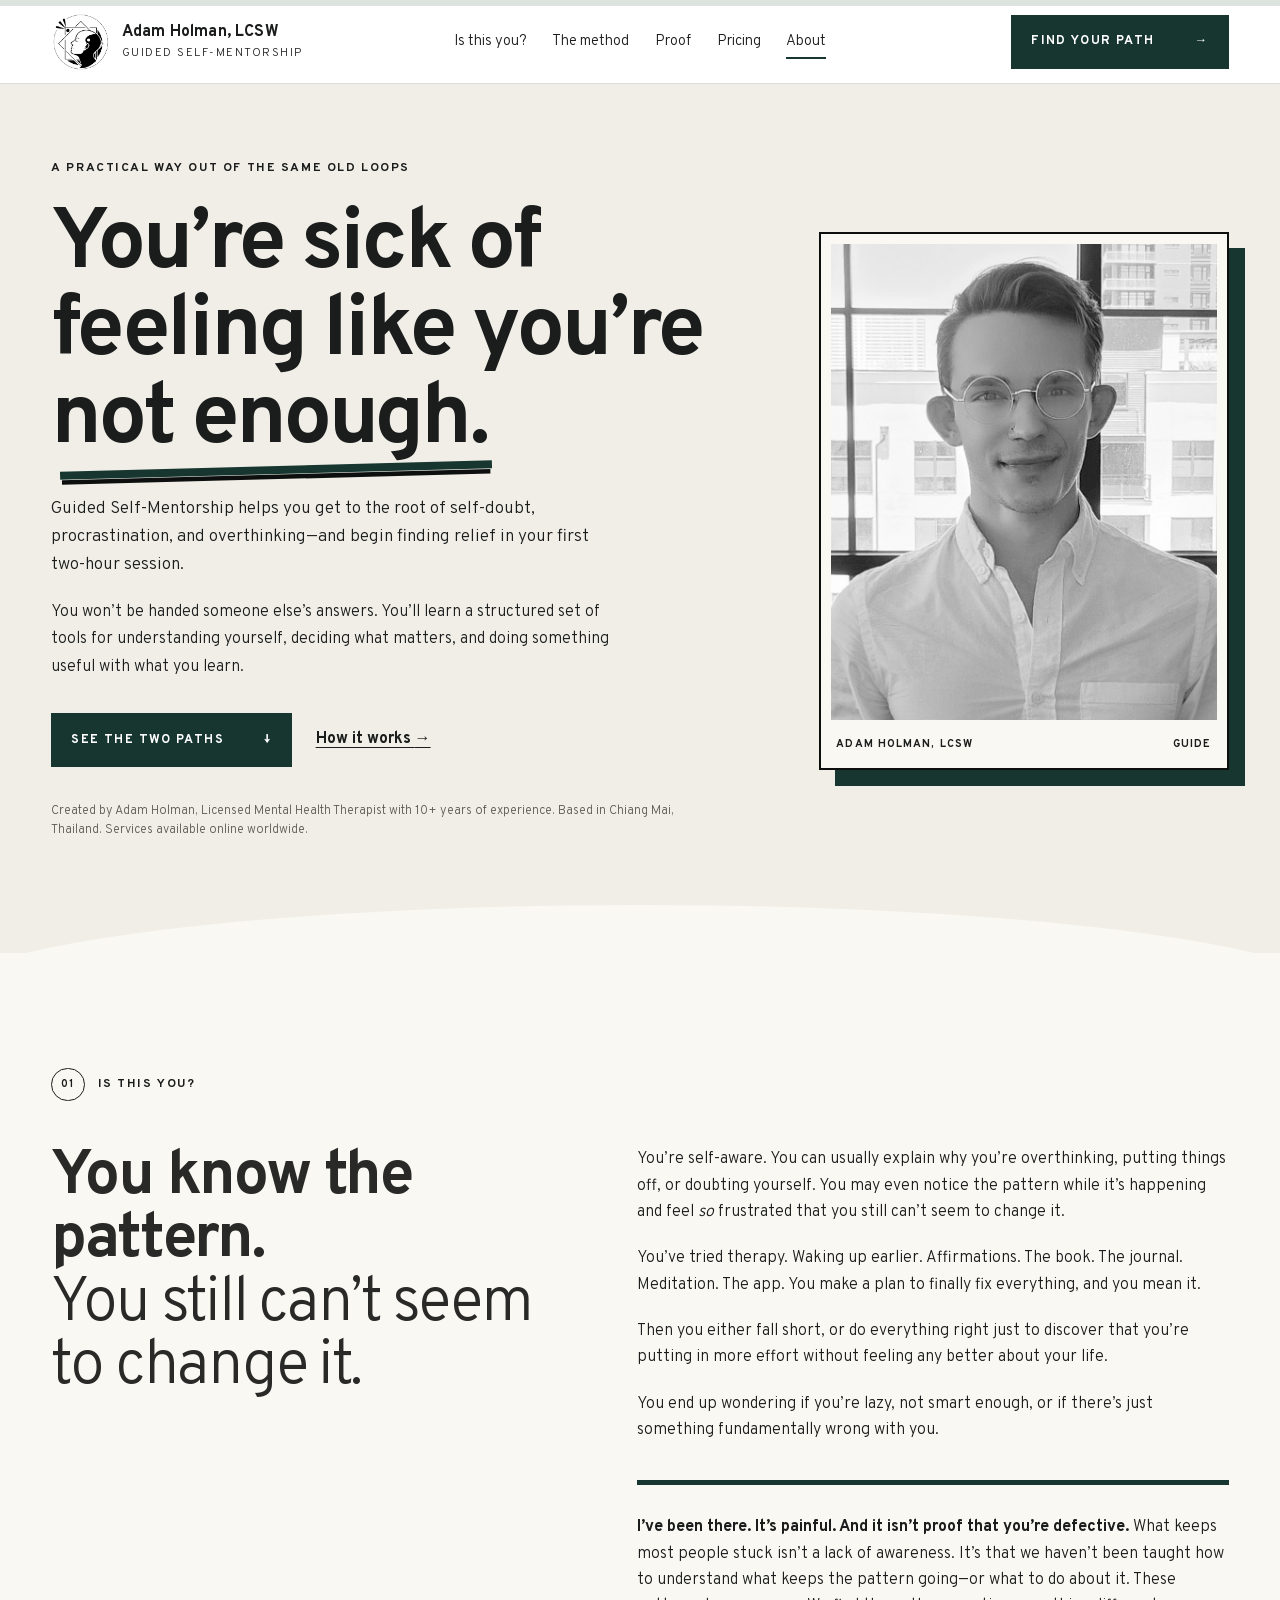
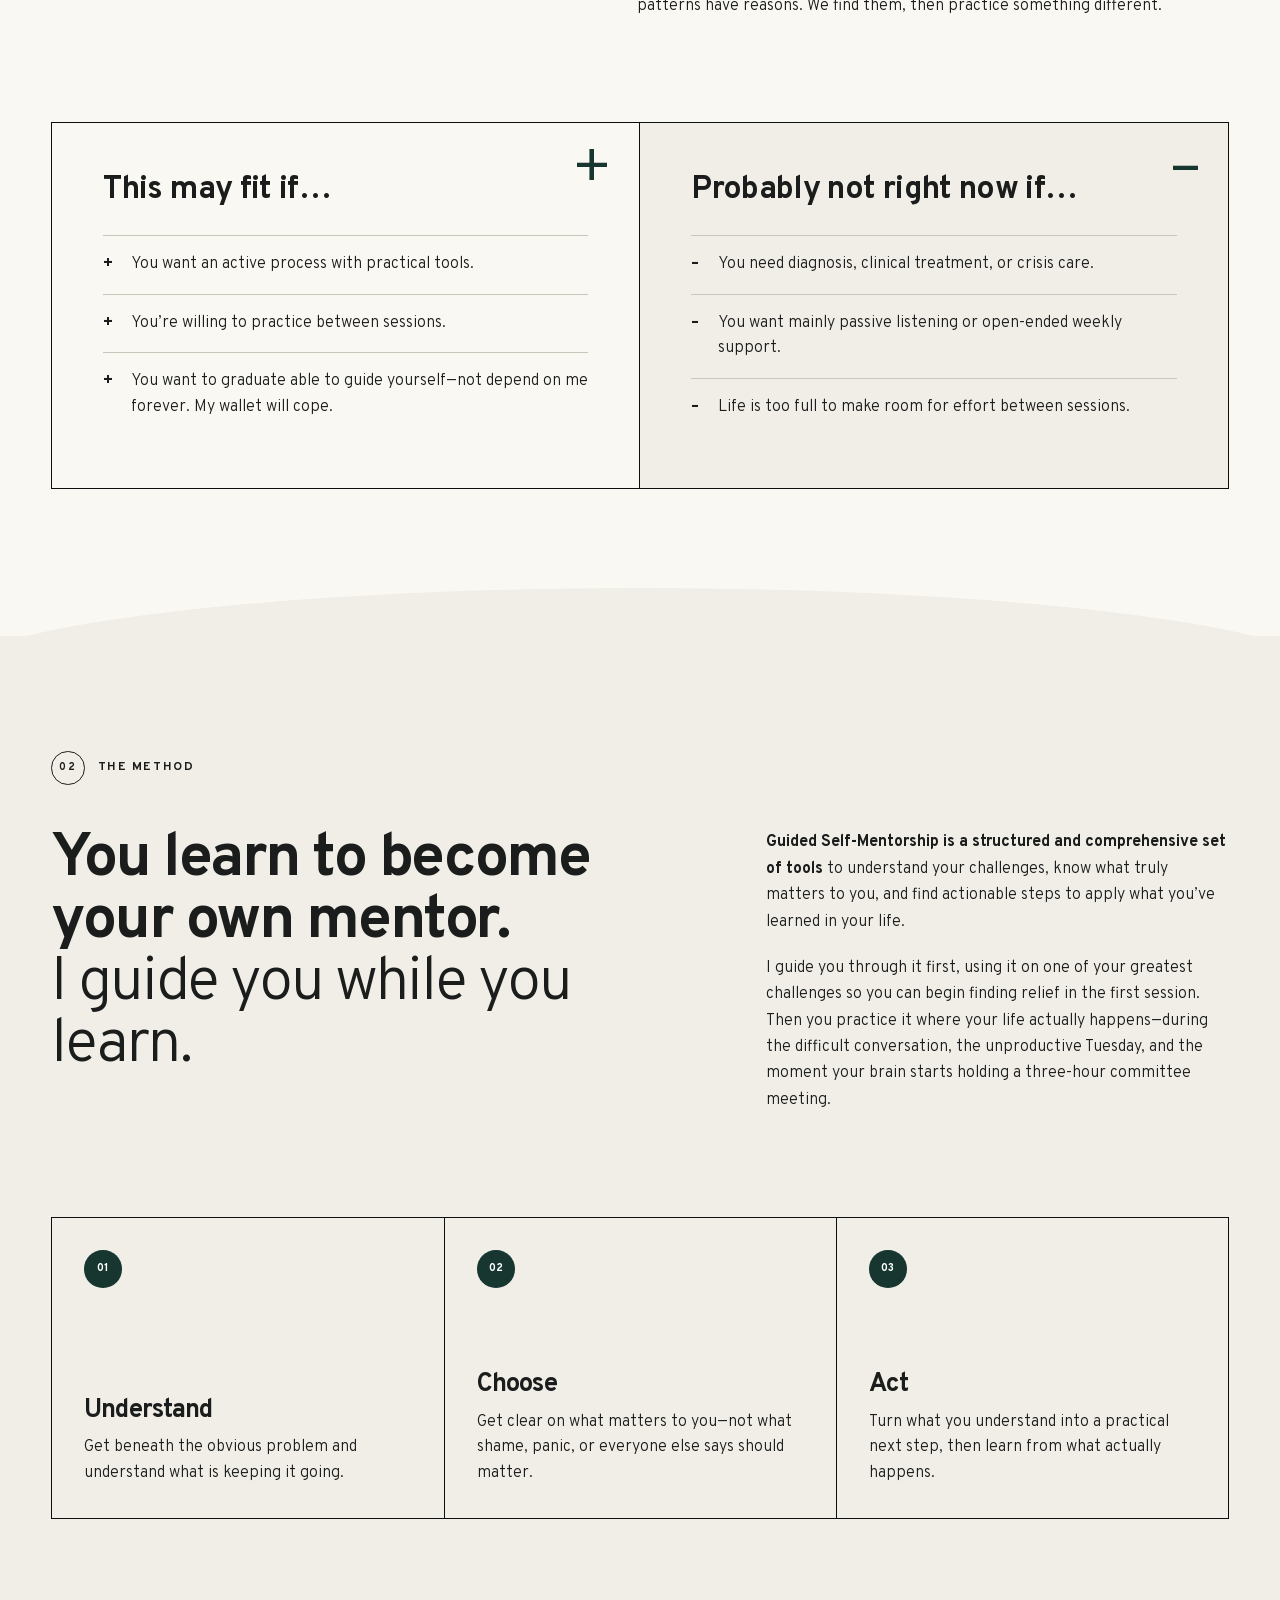
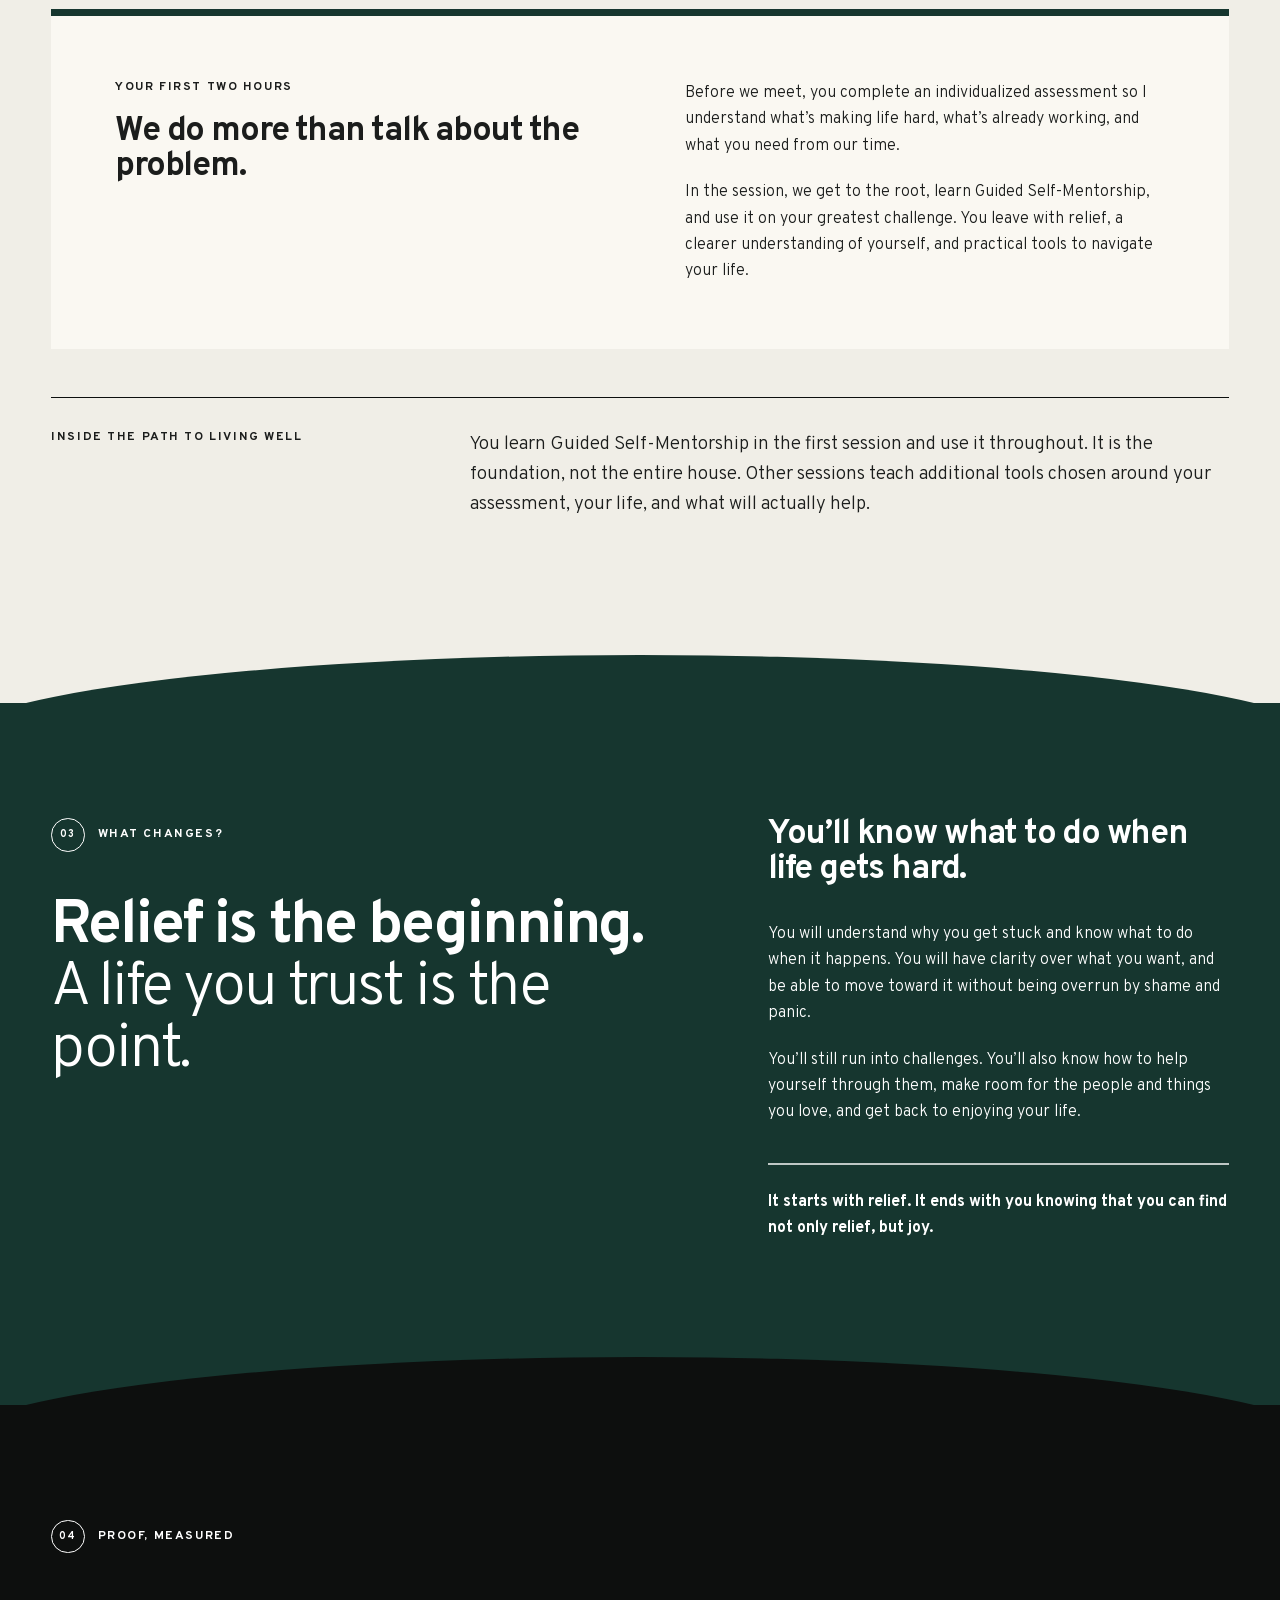
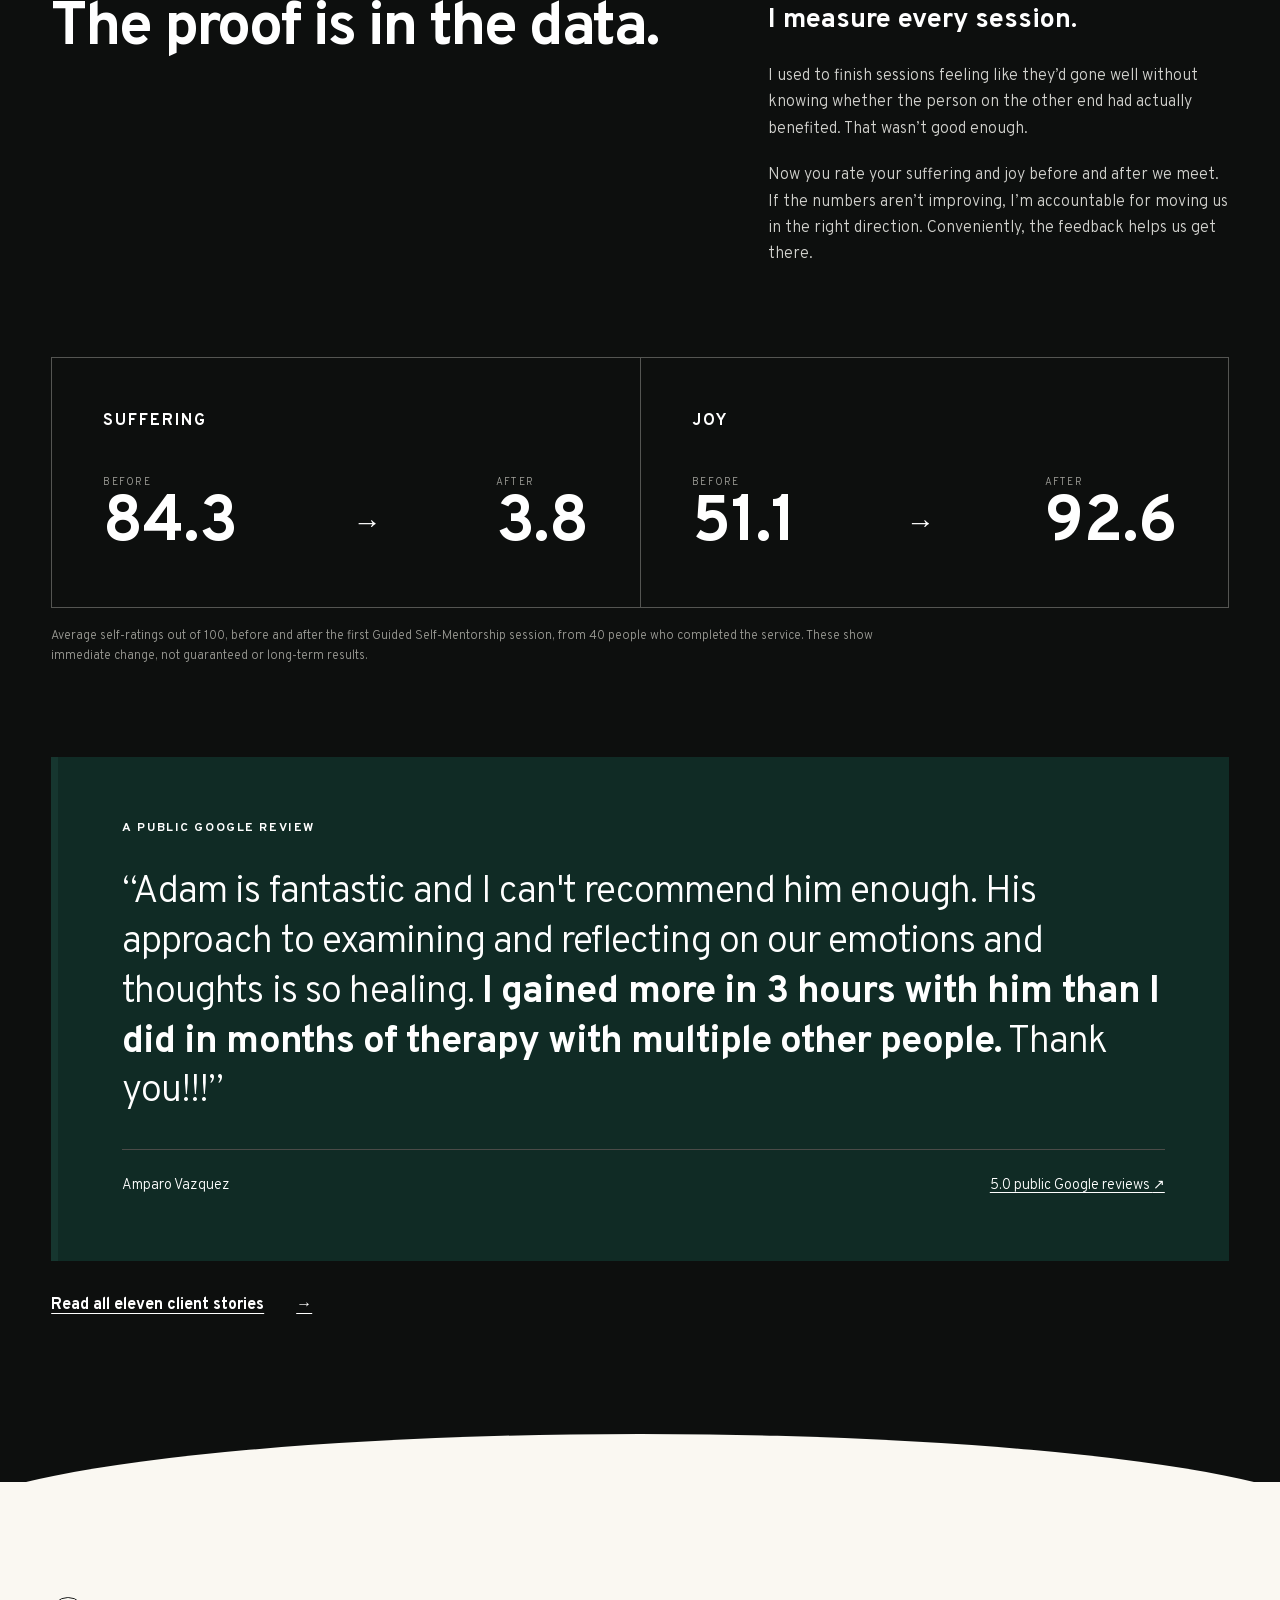
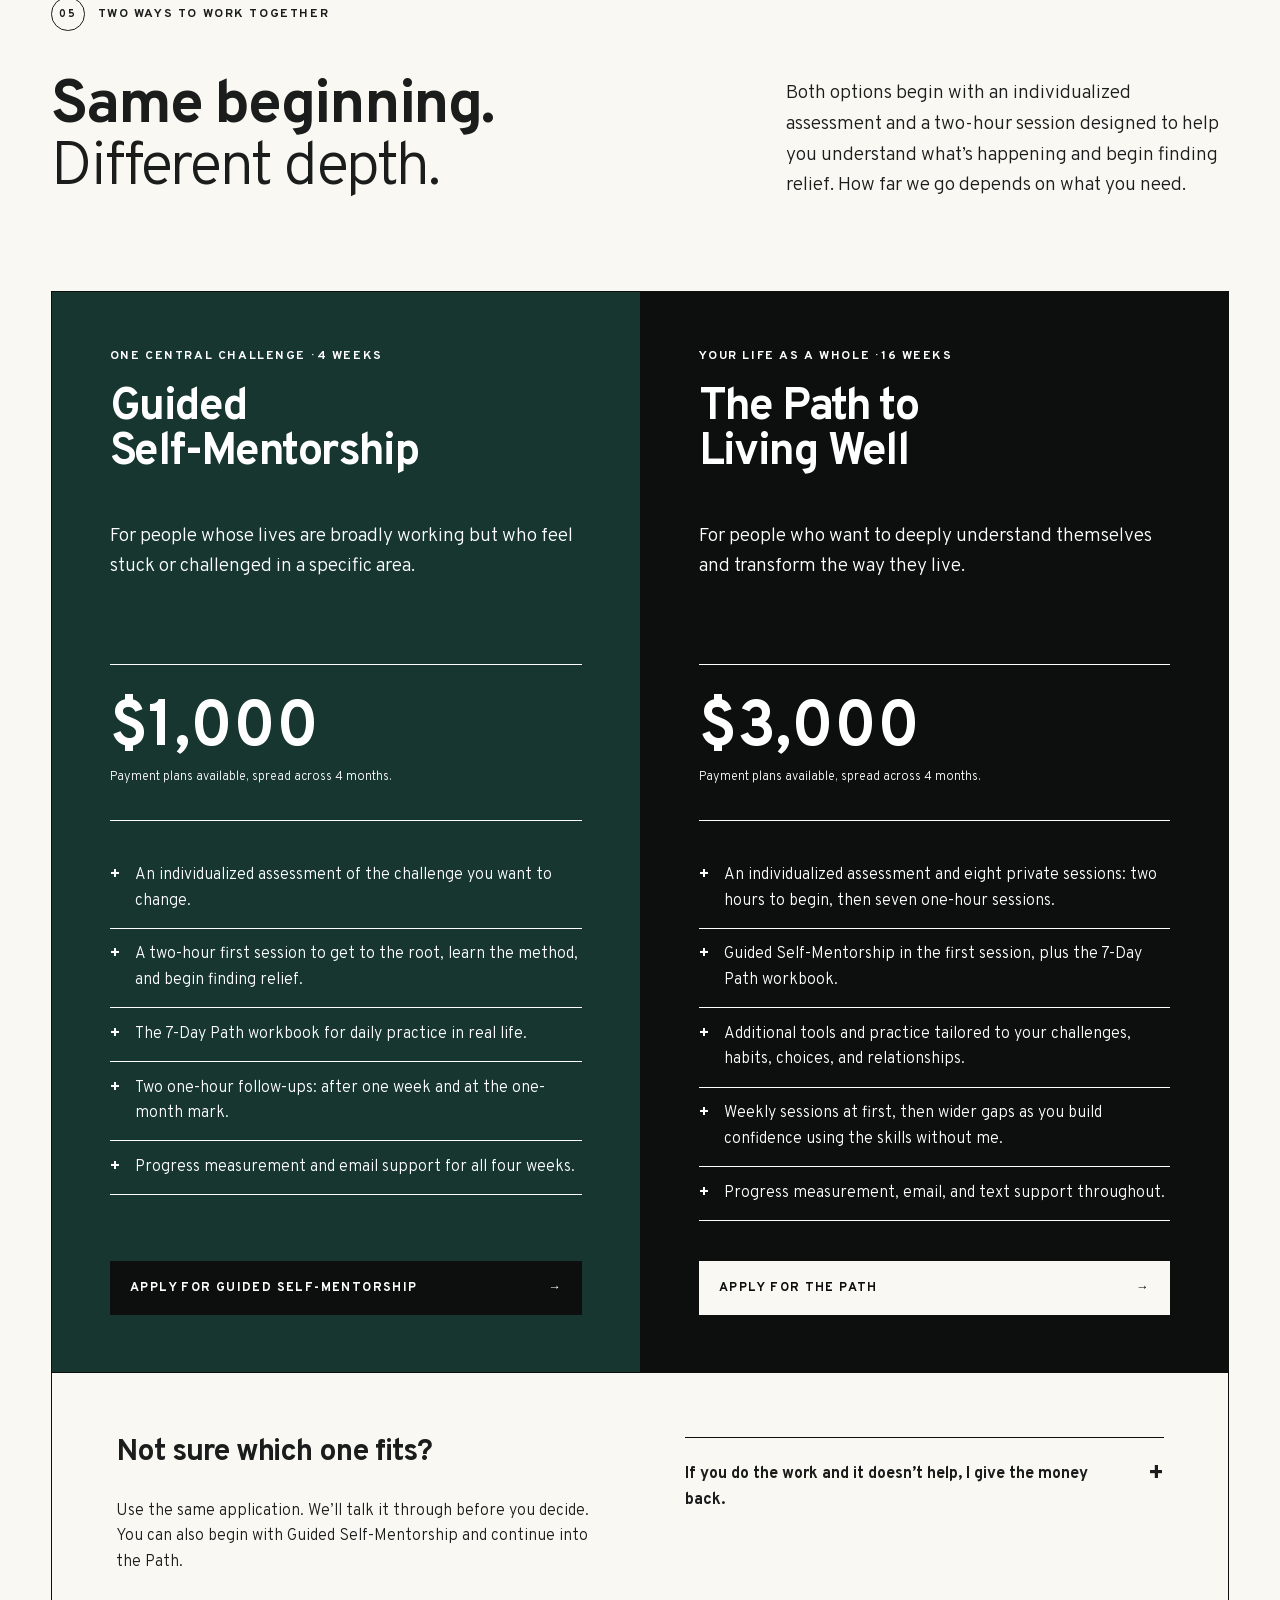
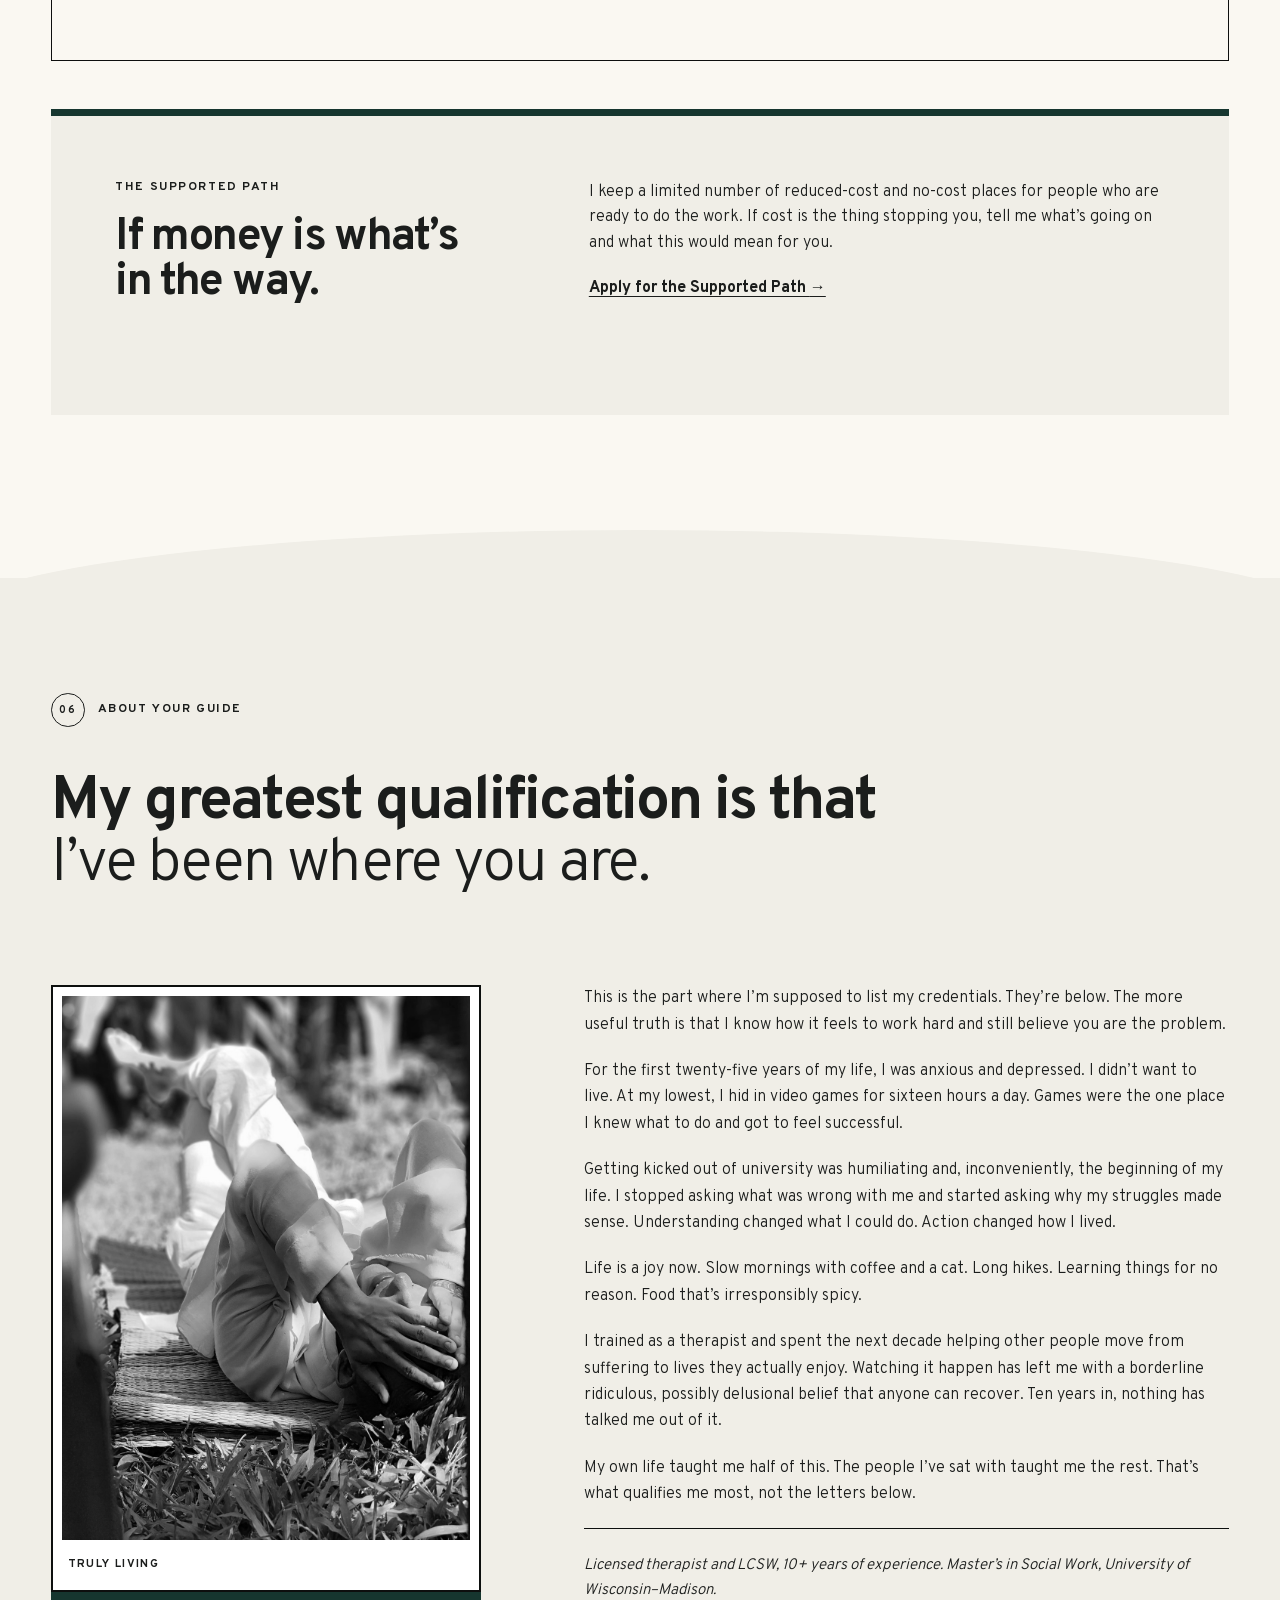
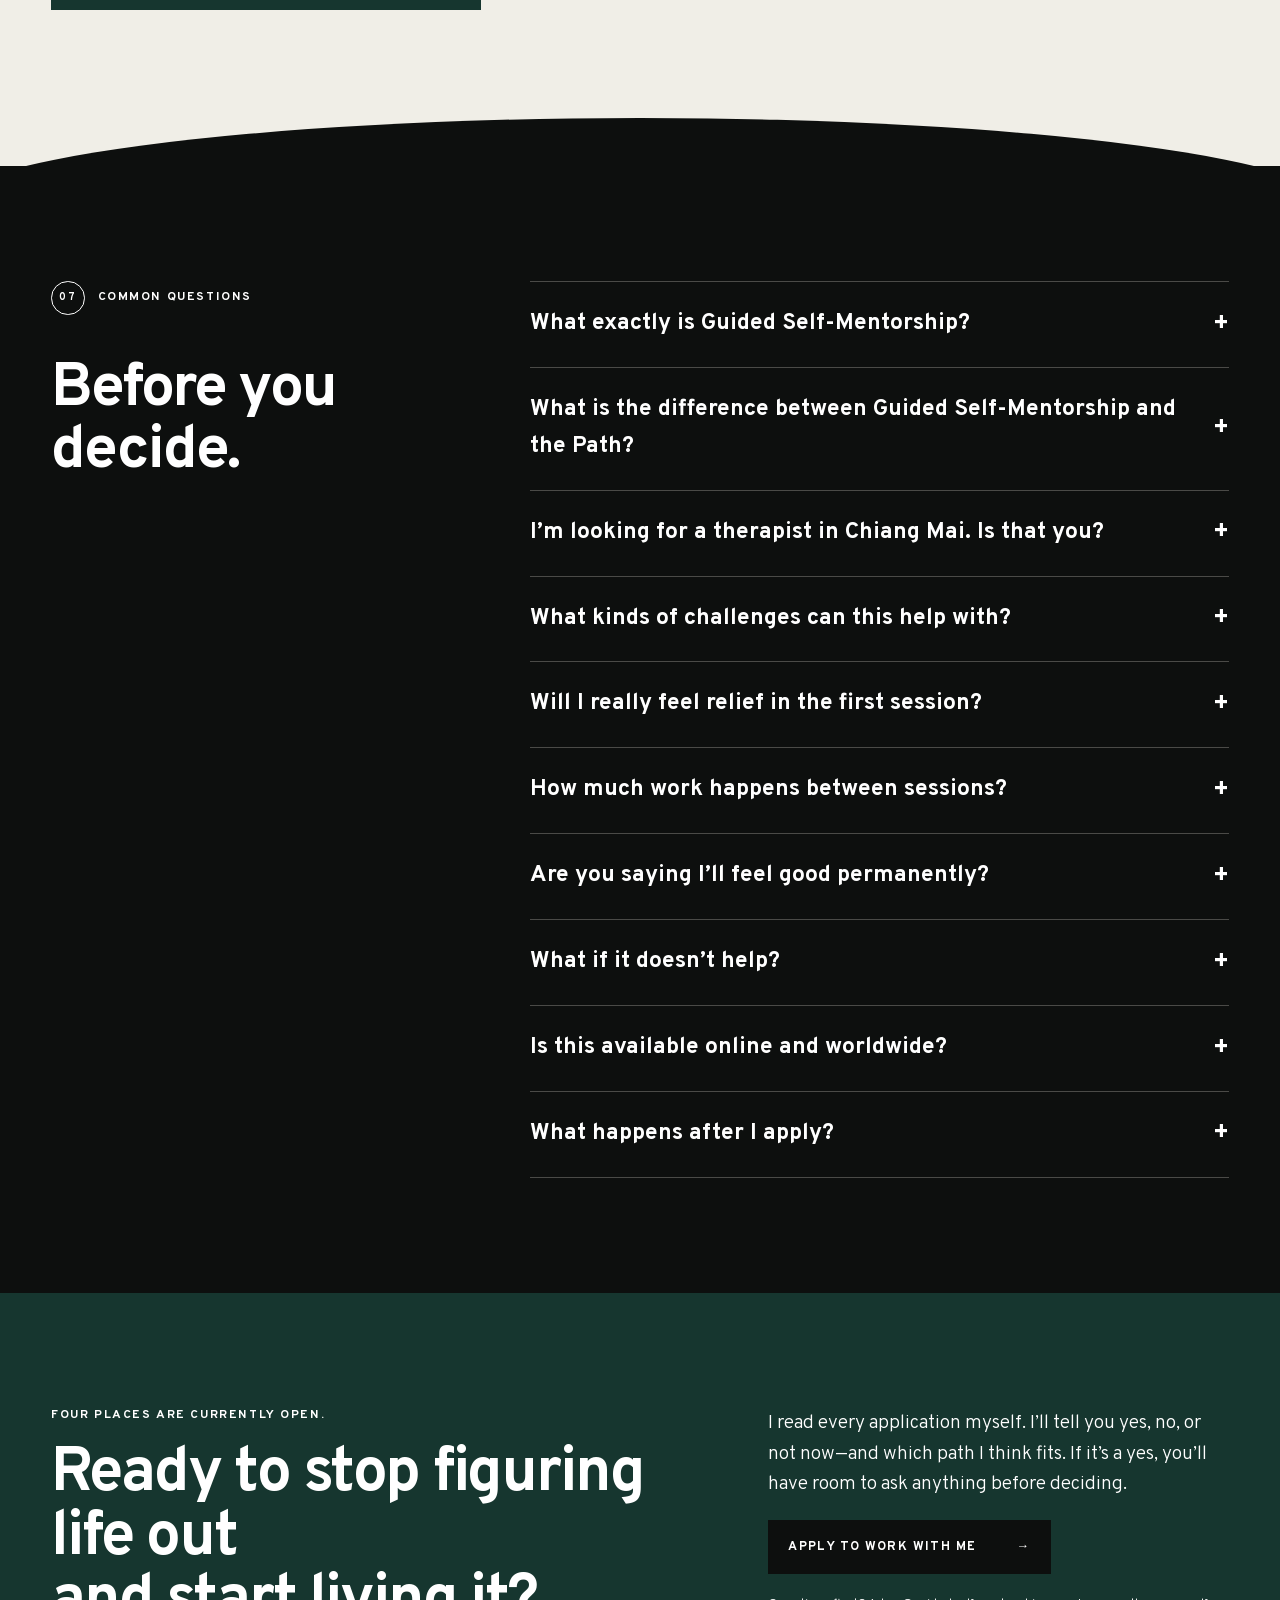
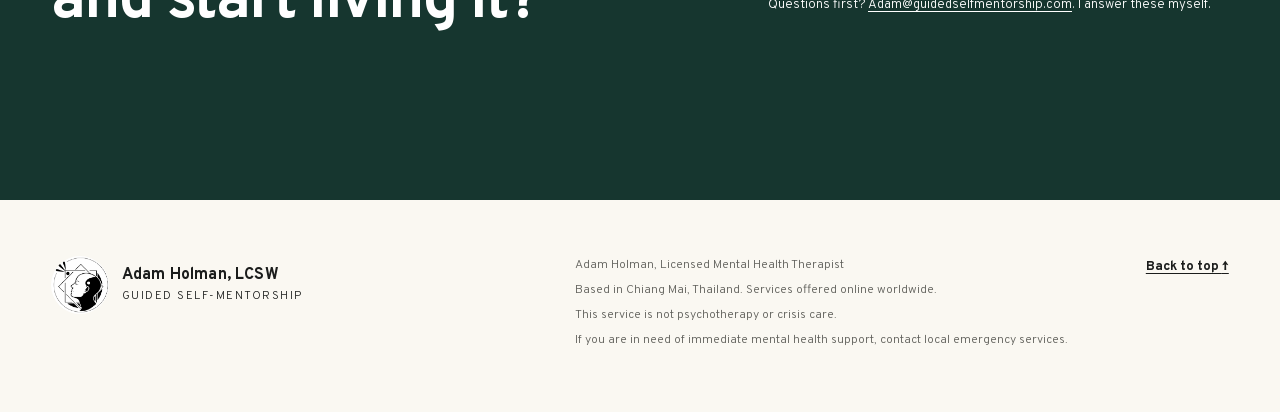
<file: donate/index.html>
<!doctype html><html lang="en"><head><meta charset="utf-8"><meta name="viewport" content="width=device-width,initial-scale=1"><meta http-equiv="refresh" content="0;url=/#pricing"><link rel="canonical" href="https://www.guidedselfmentorship.com/#pricing"><title>Supported Places | Guided Self-Mentorship</title><script>location.replace('/#pricing')</script></head><body><p>This page has moved to <a href="/#pricing">pricing and supported places</a>.</p></body></html>
</file>
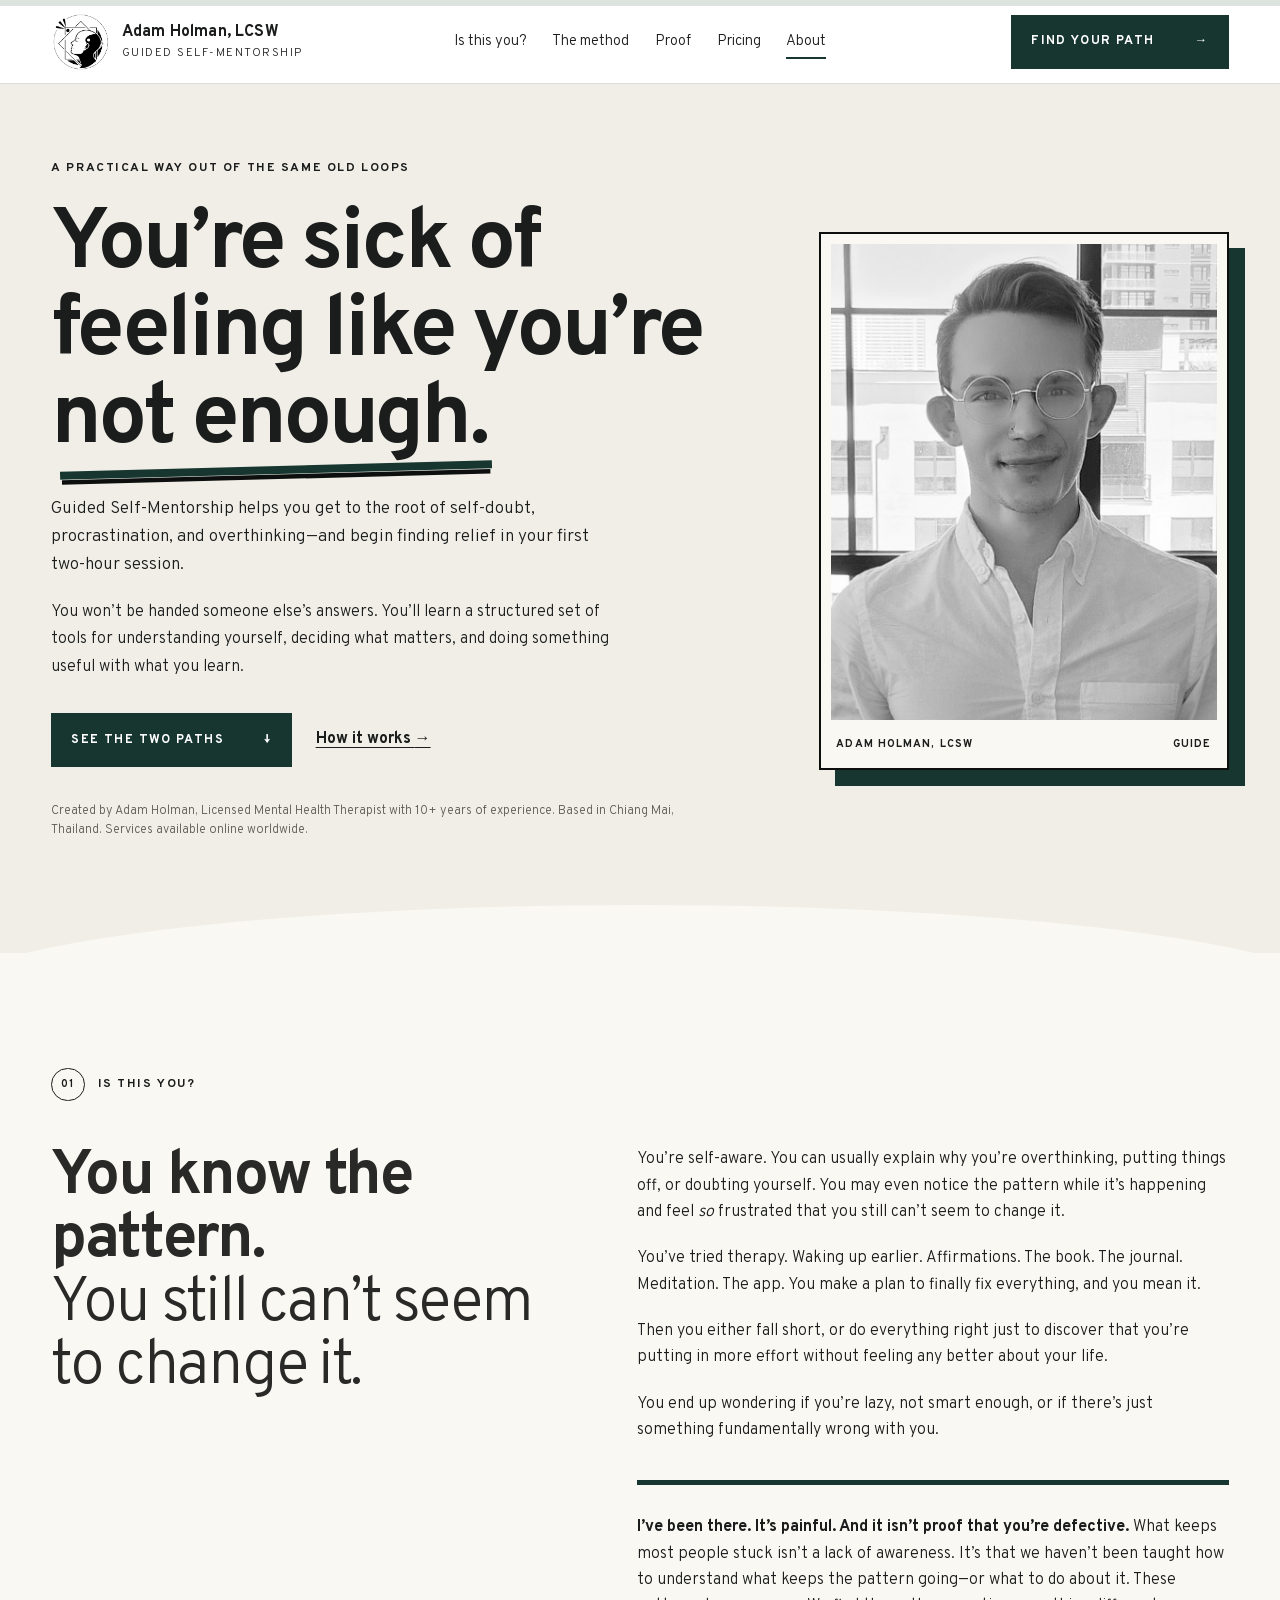
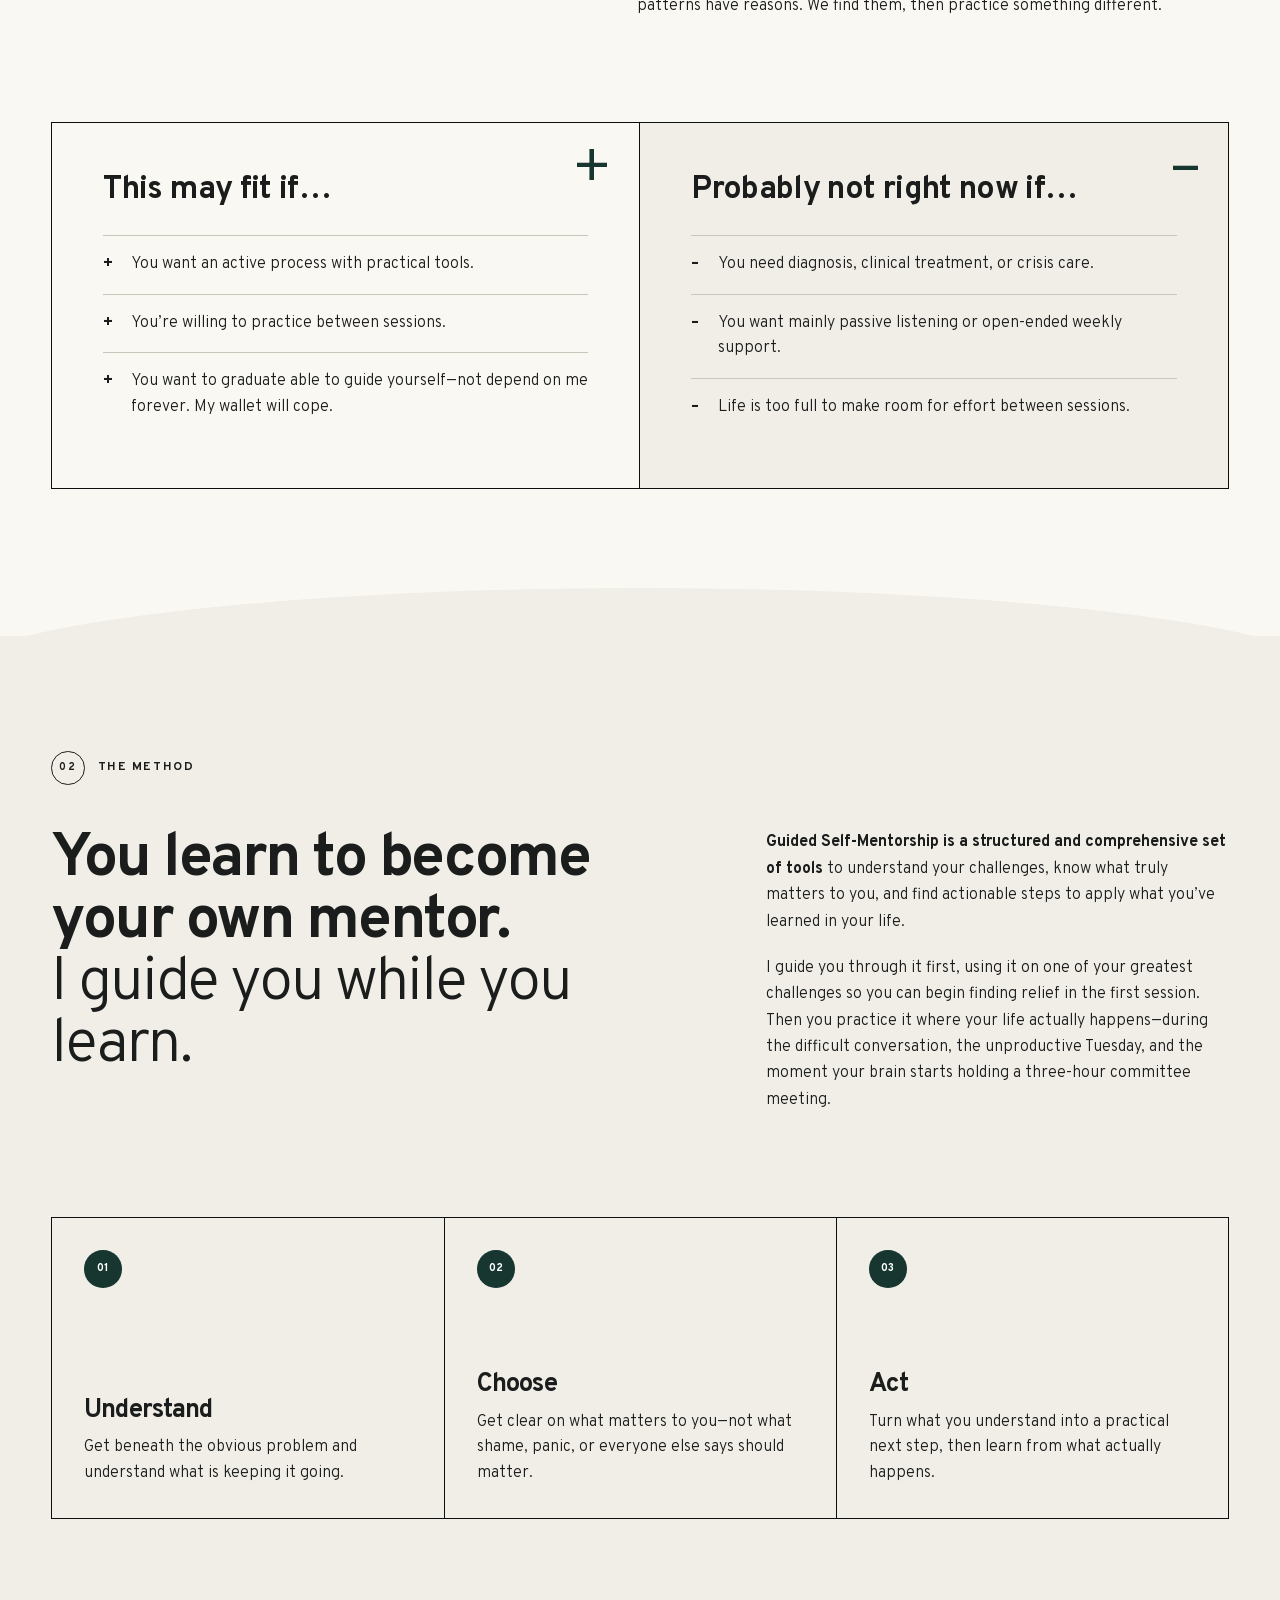
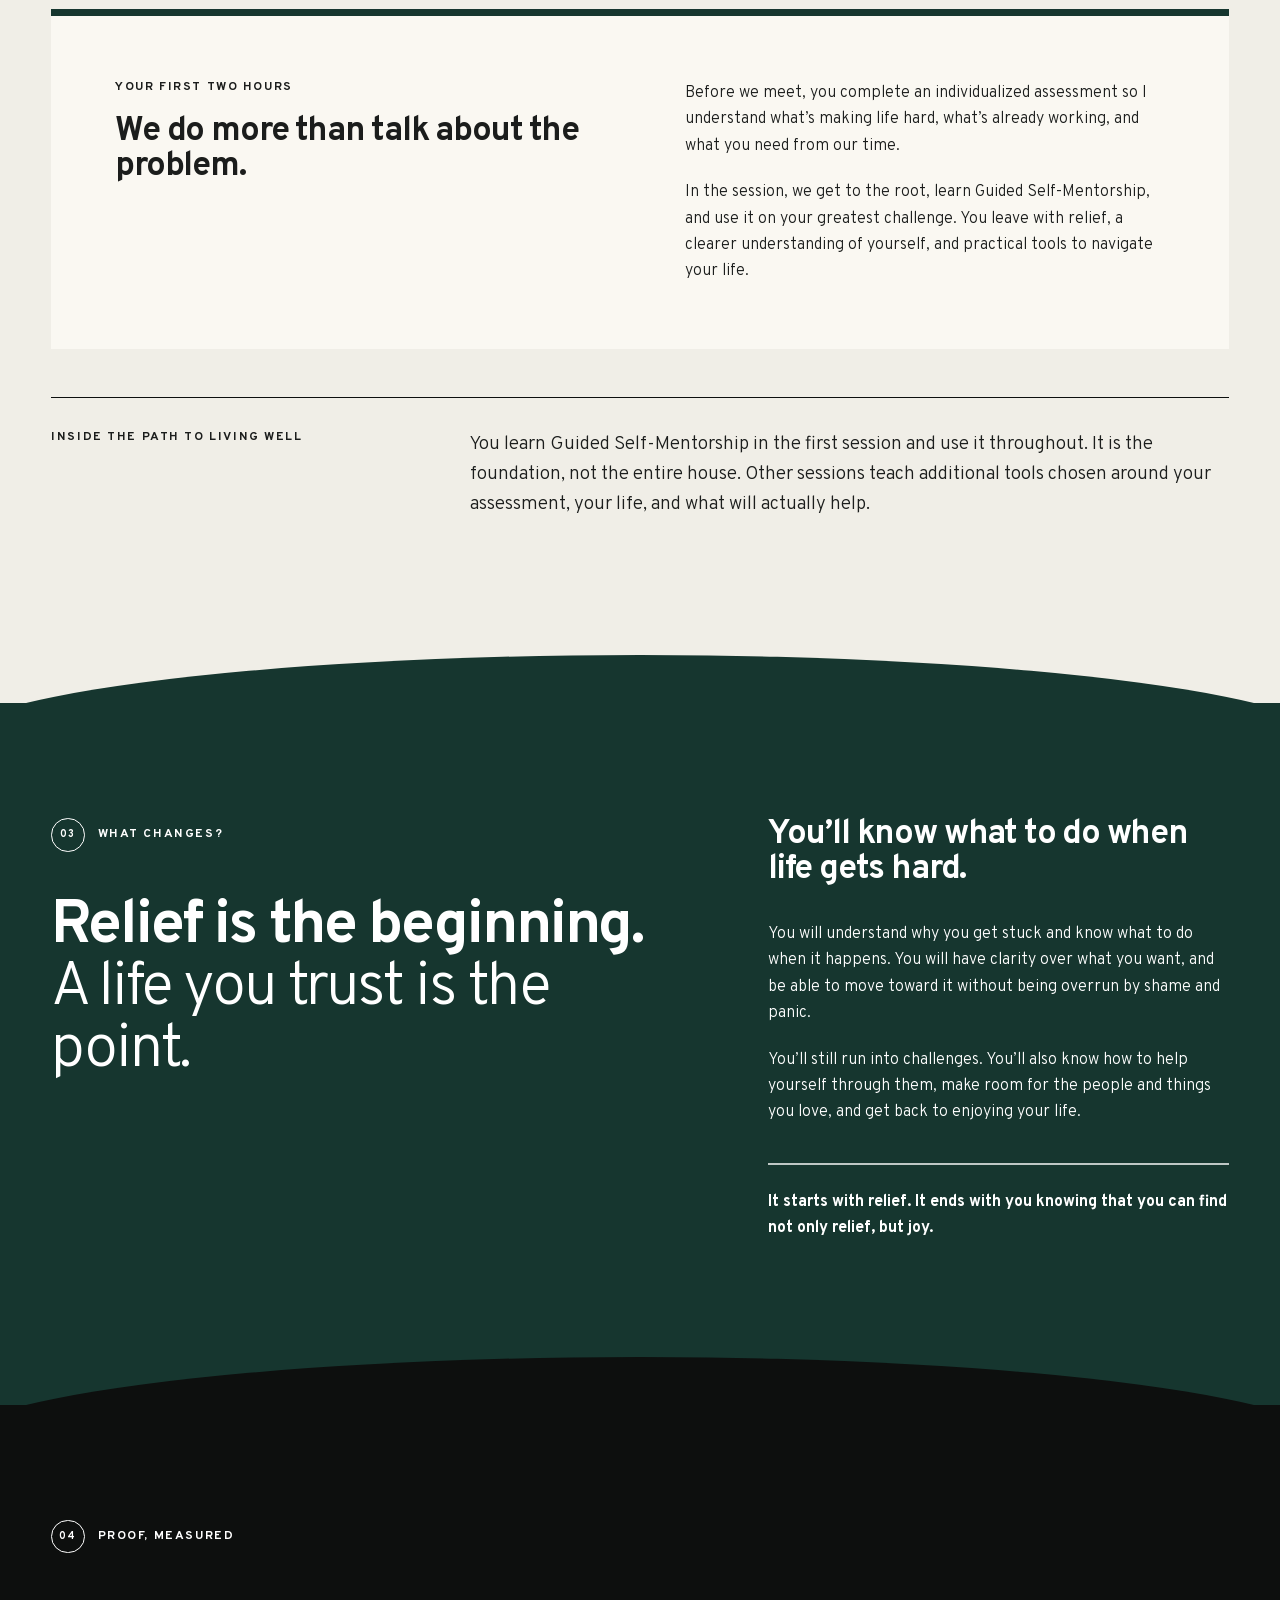
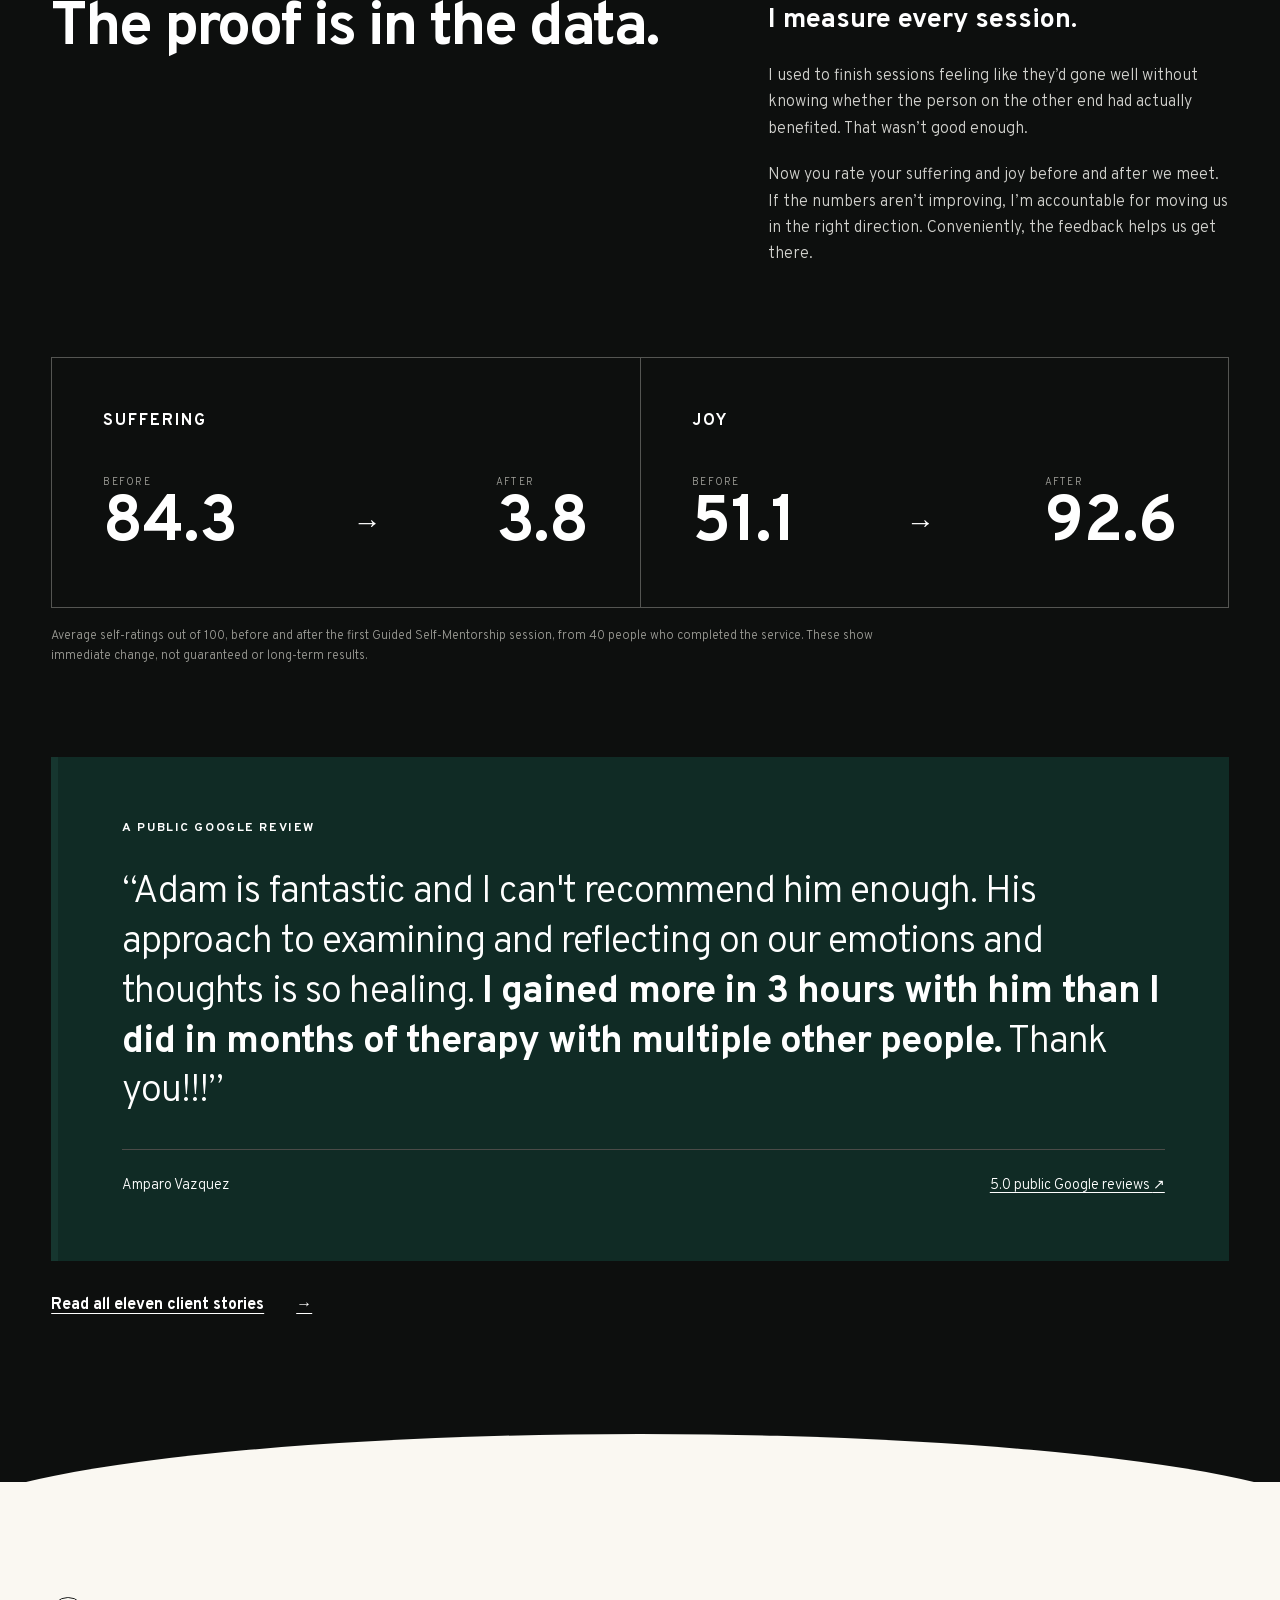
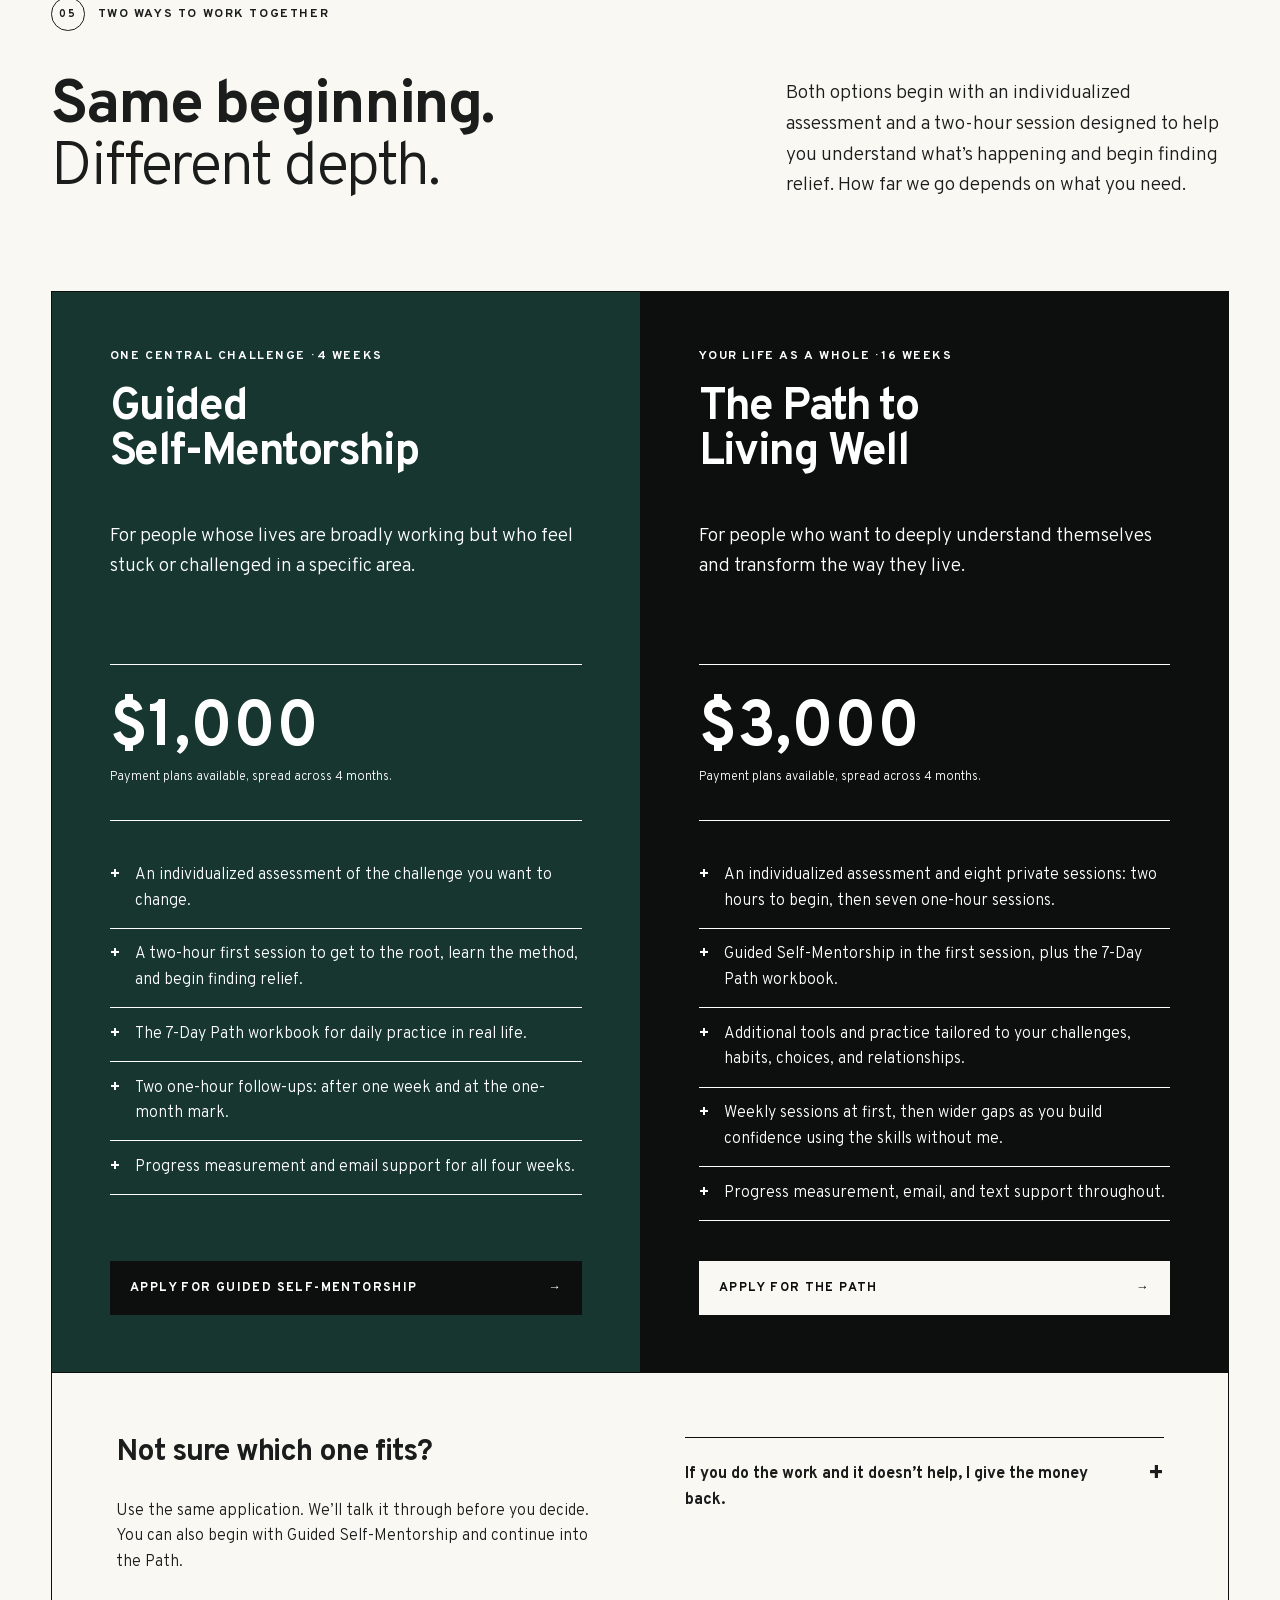
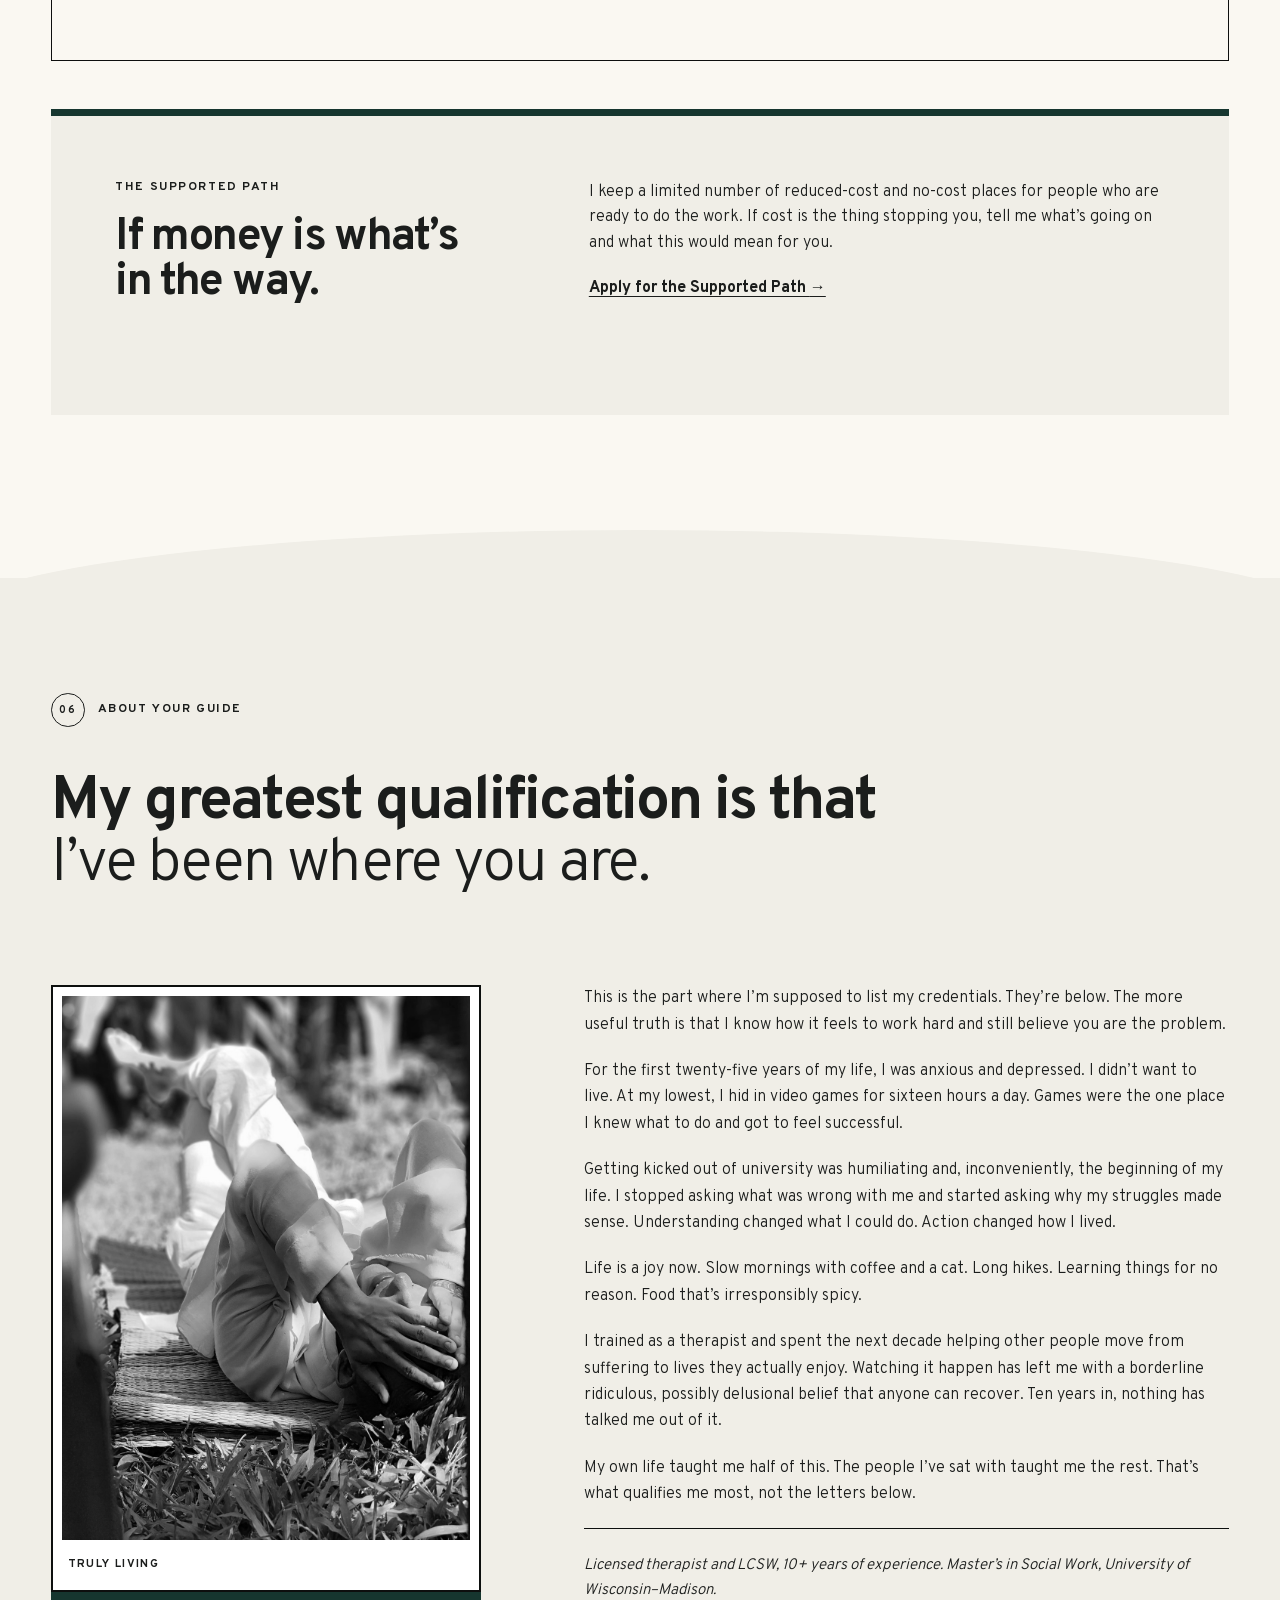
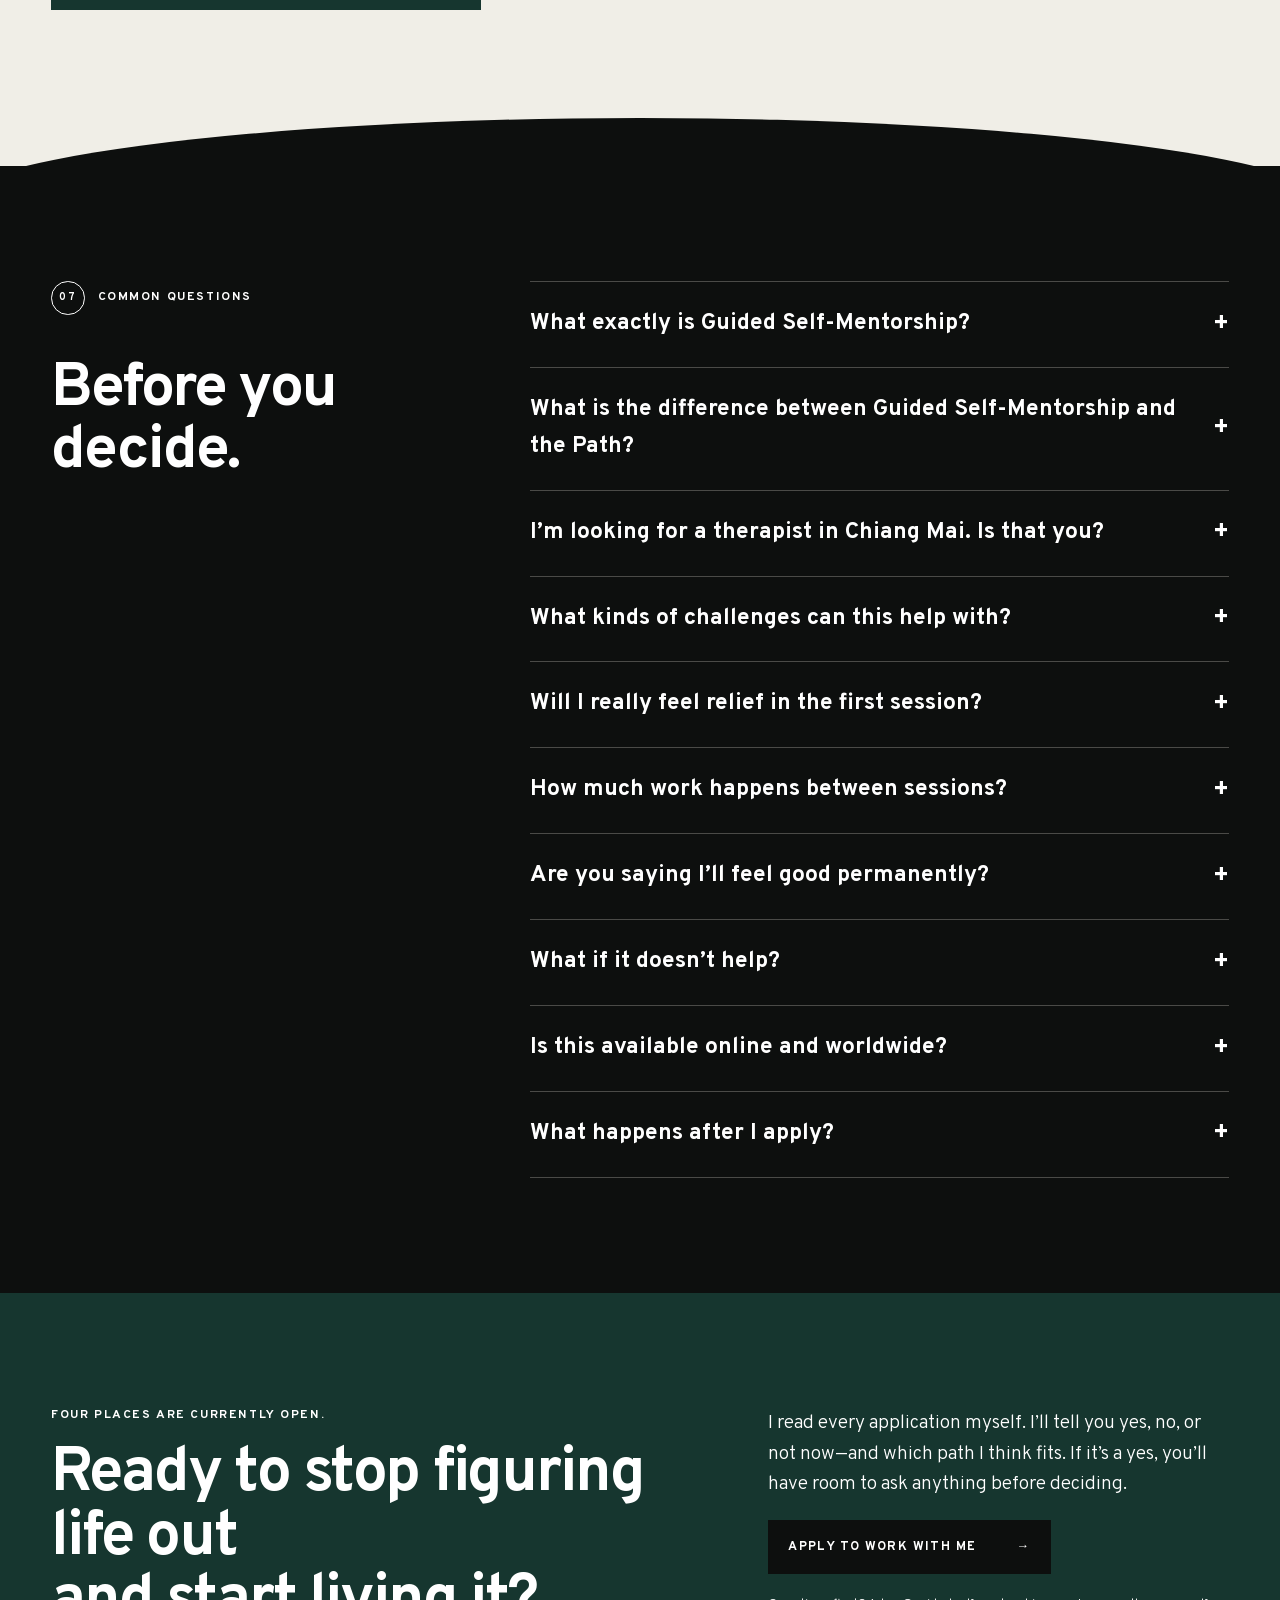
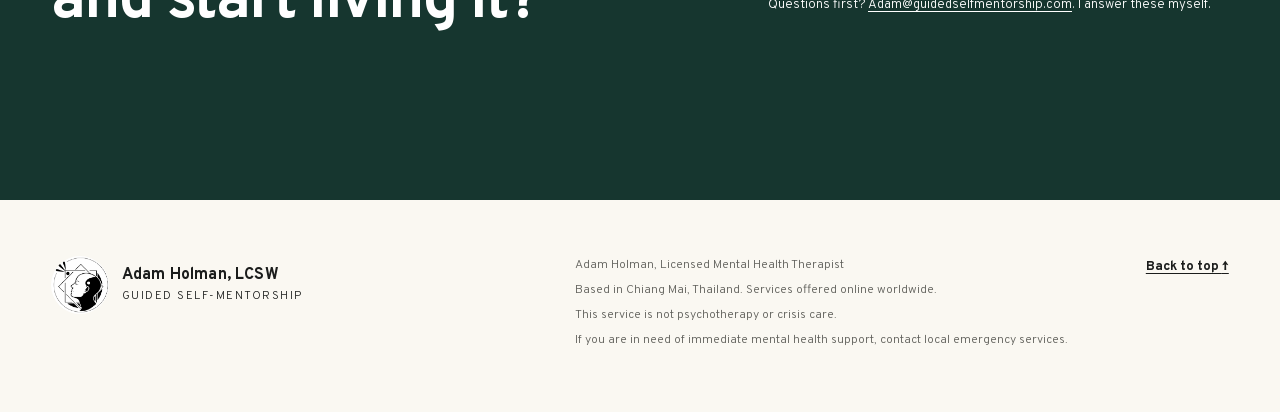
<file: faqs/index.html>
<!doctype html><html lang="en"><head><meta charset="utf-8"><meta name="viewport" content="width=device-width,initial-scale=1"><meta http-equiv="refresh" content="0;url=/#faq"><link rel="canonical" href="https://www.guidedselfmentorship.com/#faq"><title>FAQ | Guided Self-Mentorship</title><script>location.replace('/#faq')</script></head><body><p>This page has moved to <a href="/#faq">frequently asked questions</a>.</p></body></html>
</file>
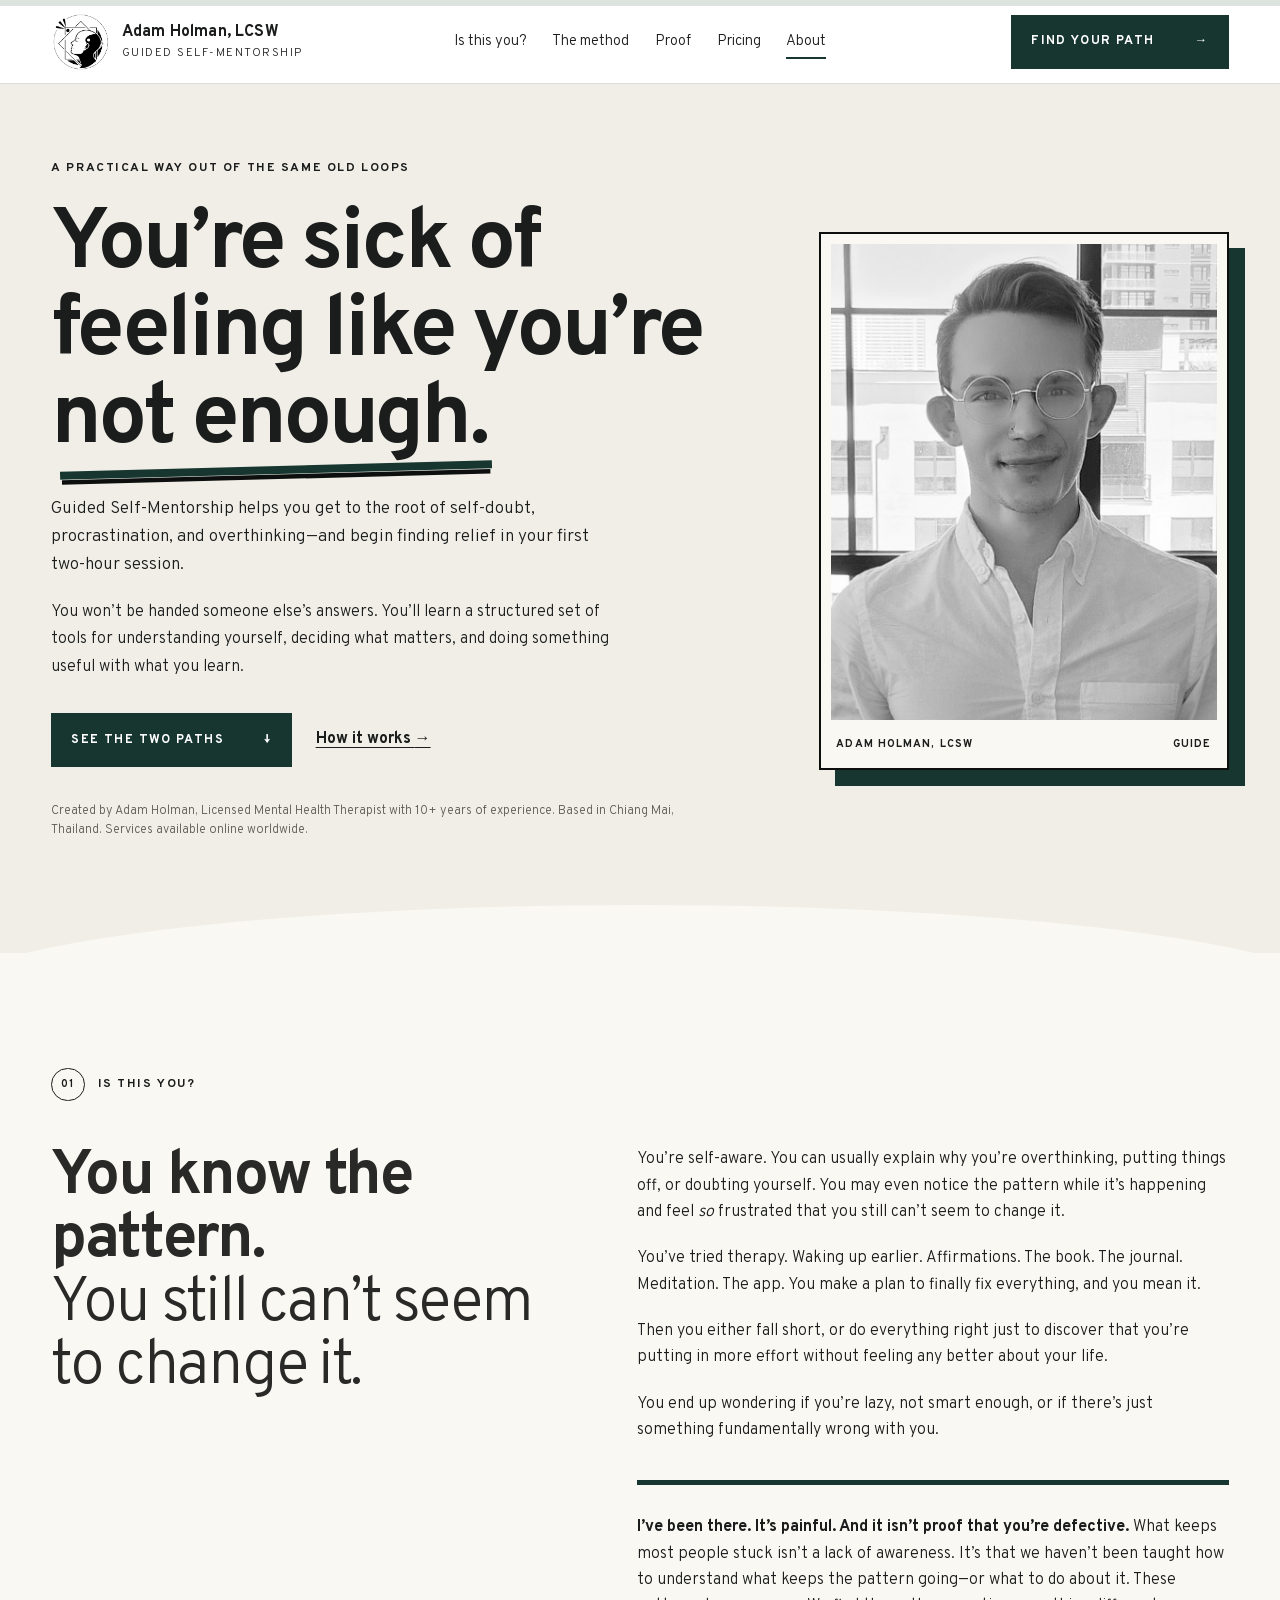
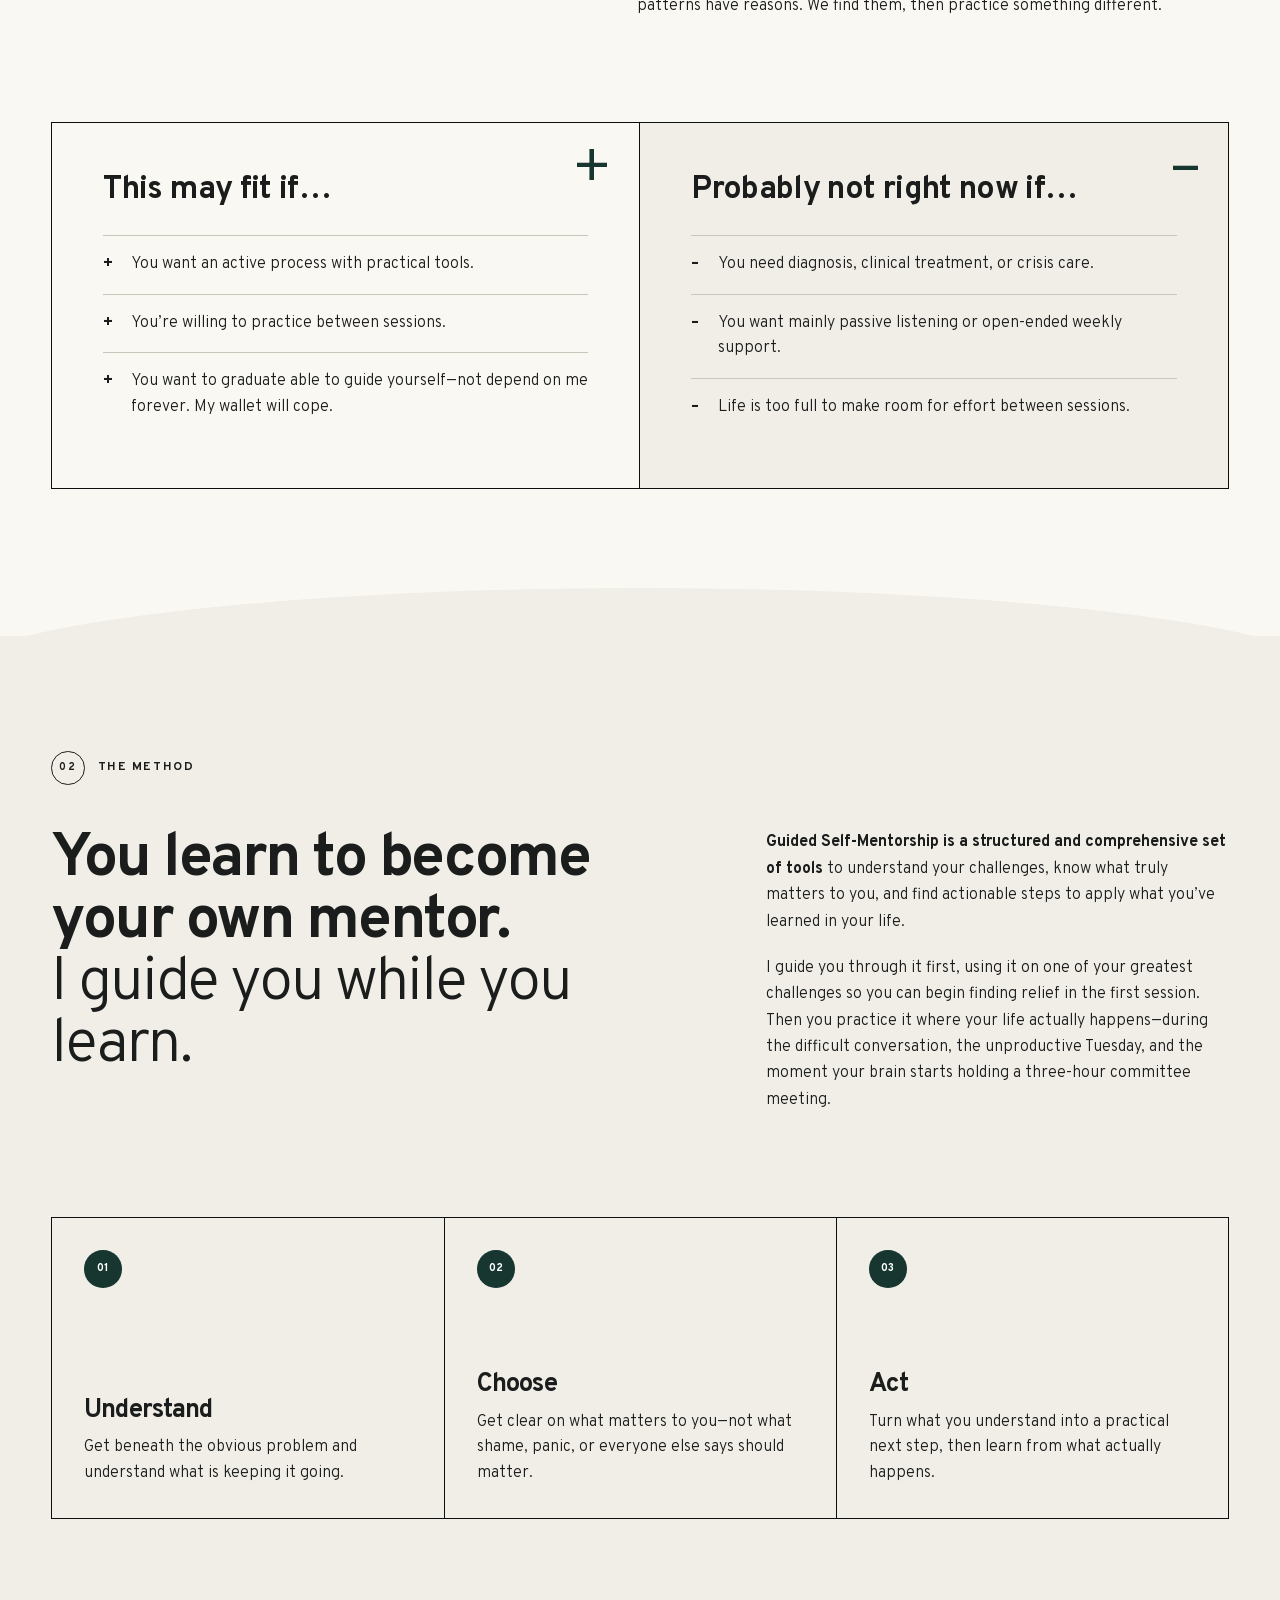
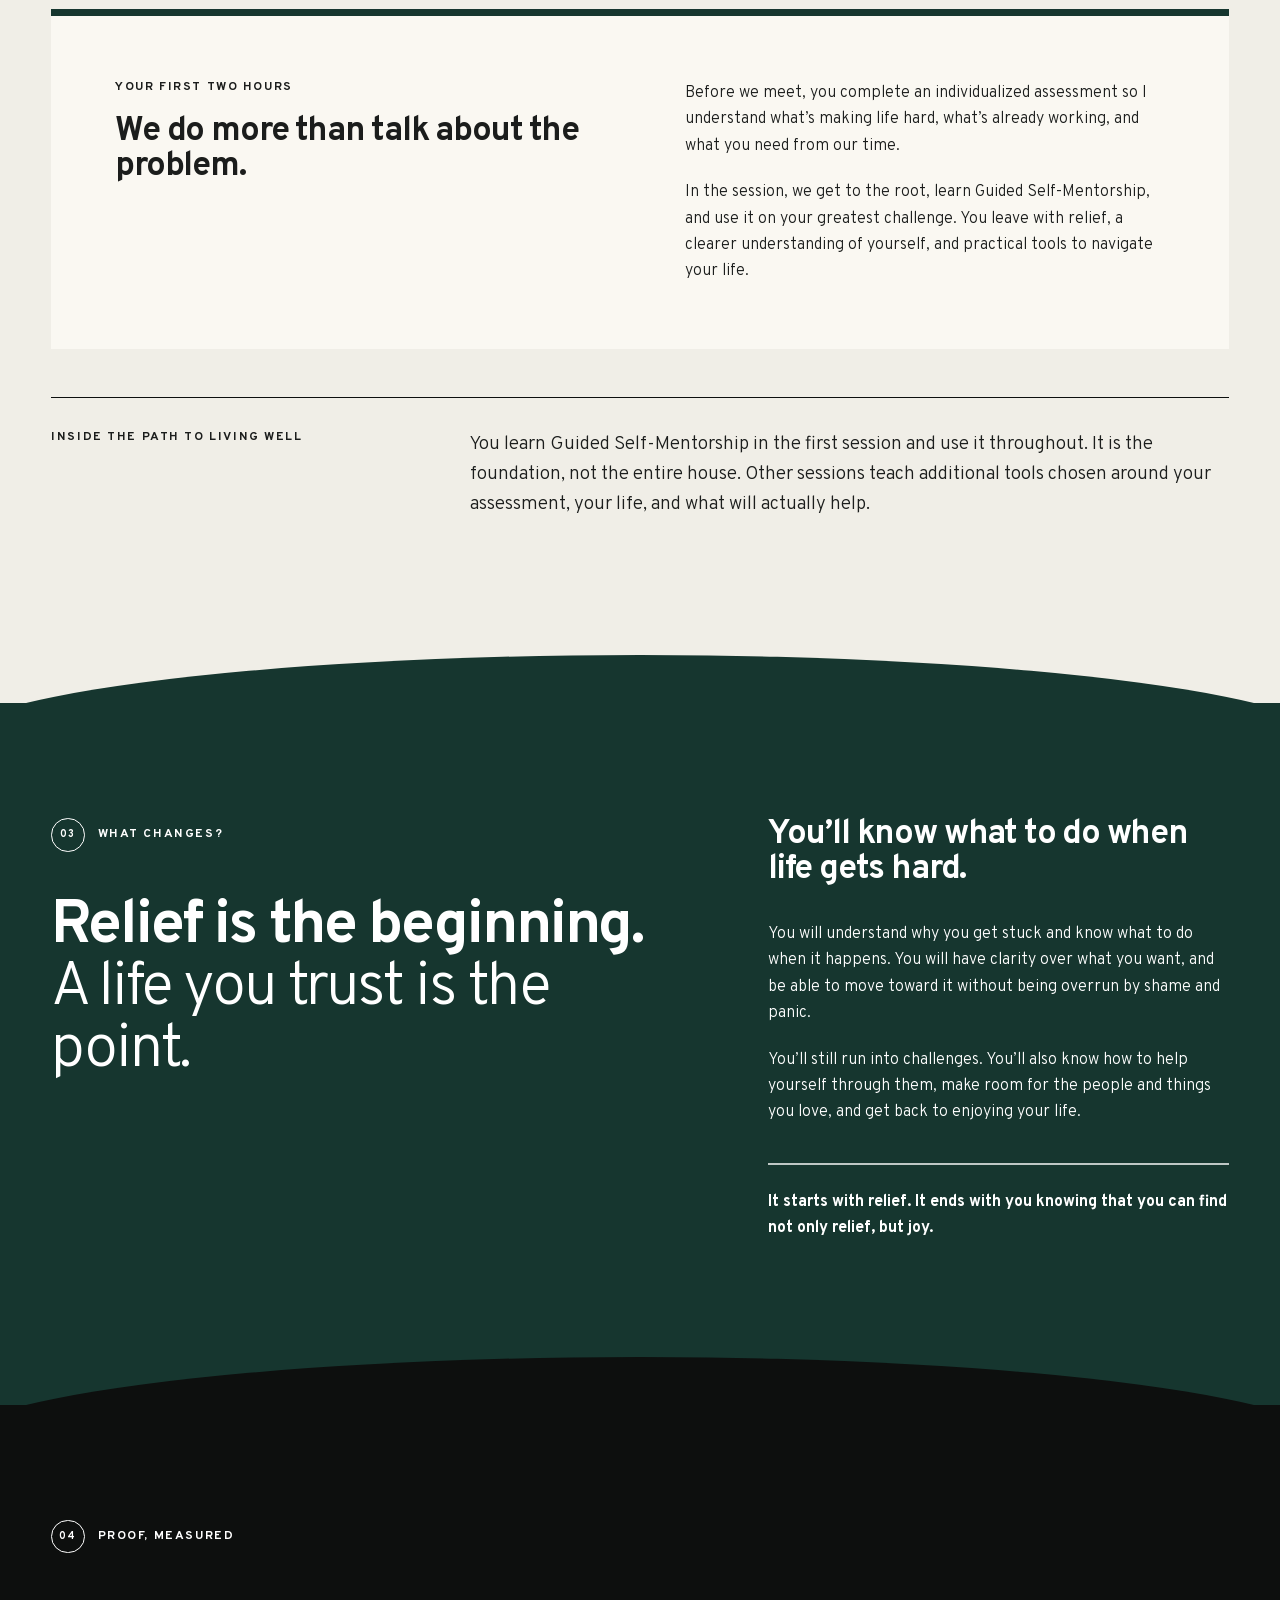
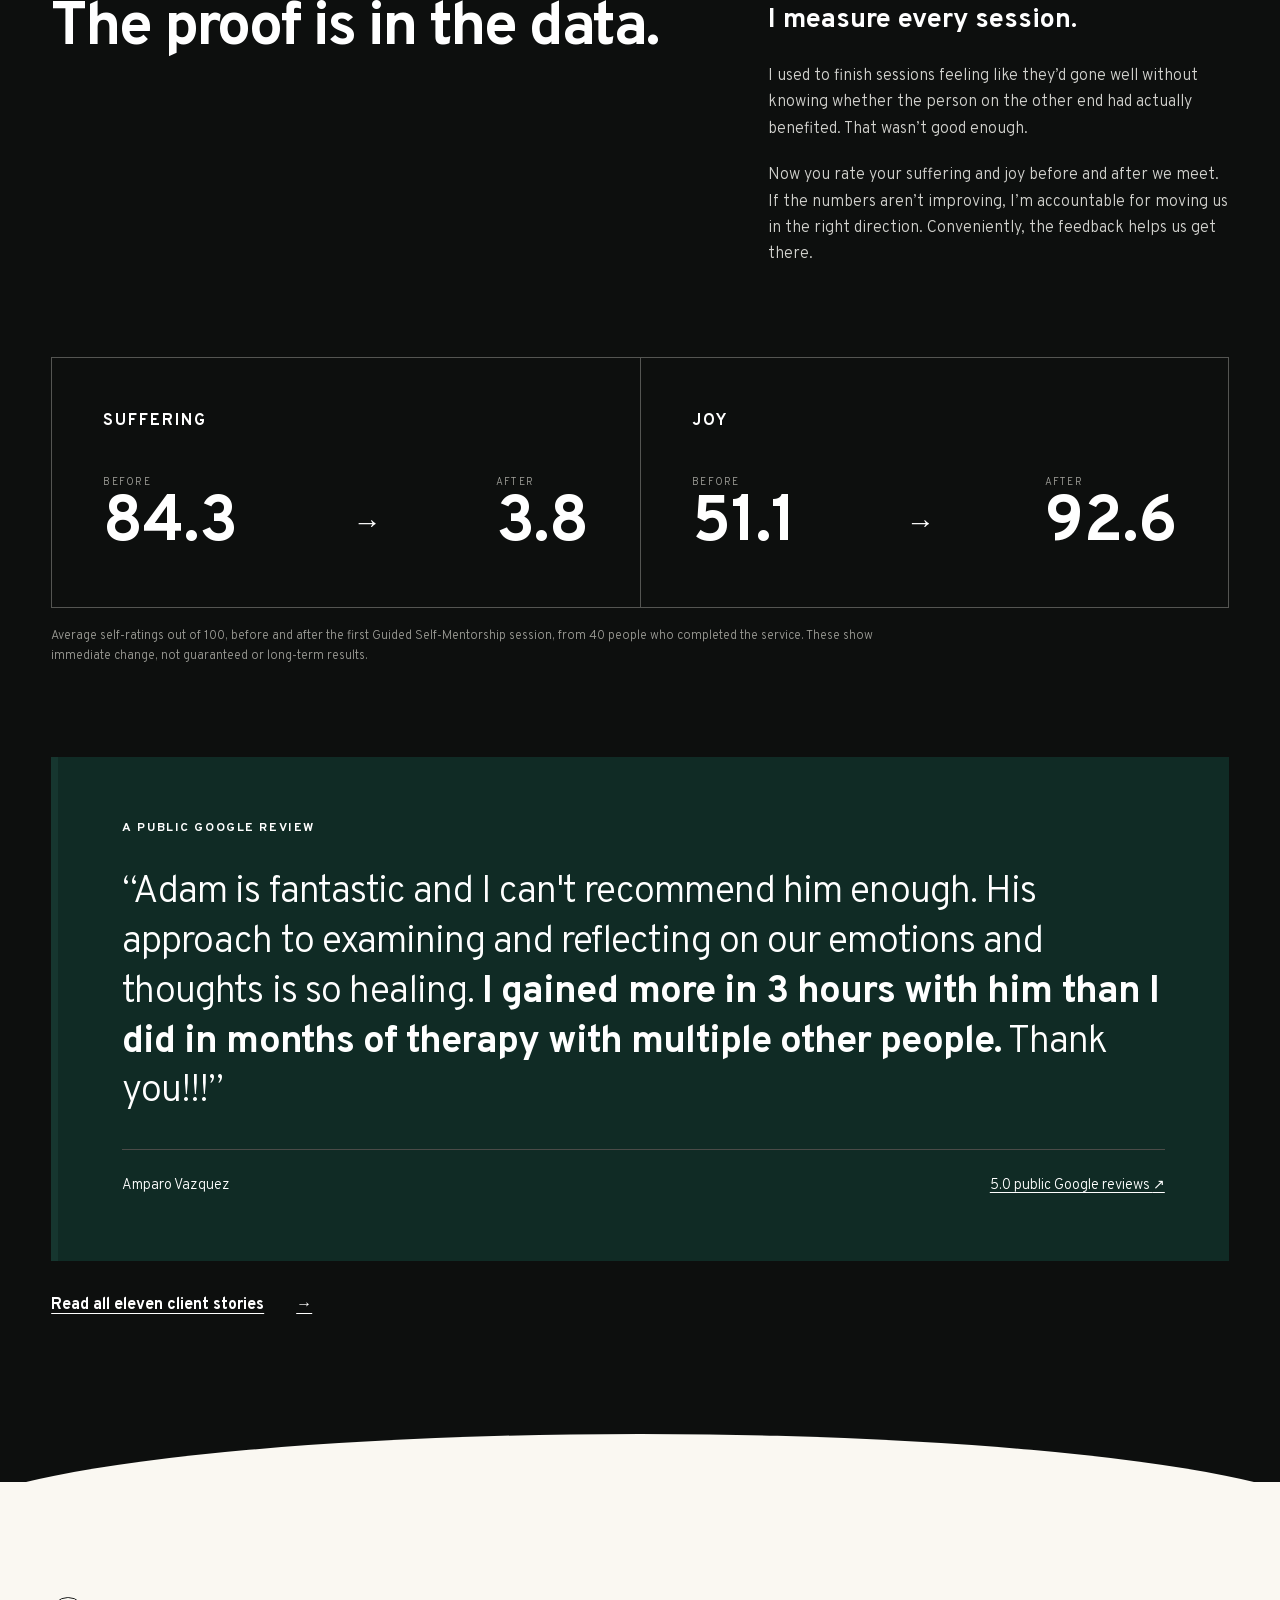
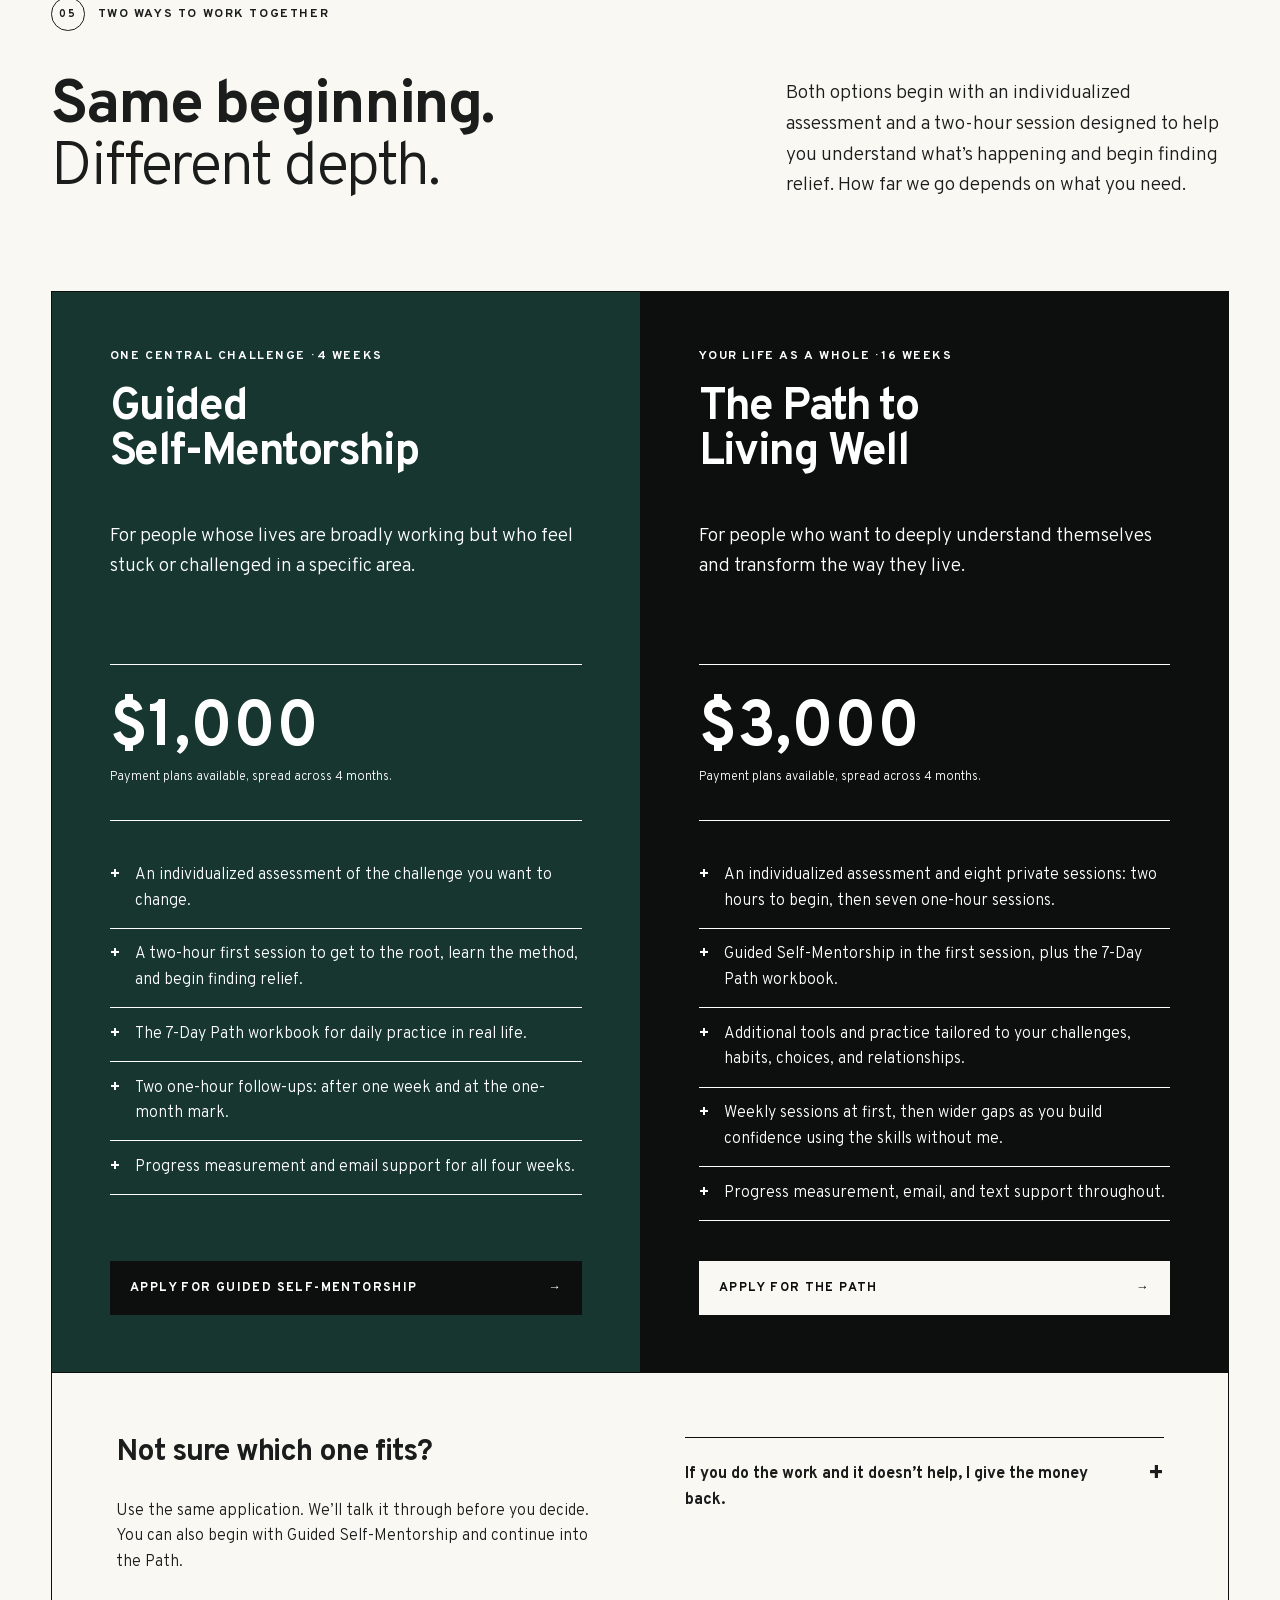
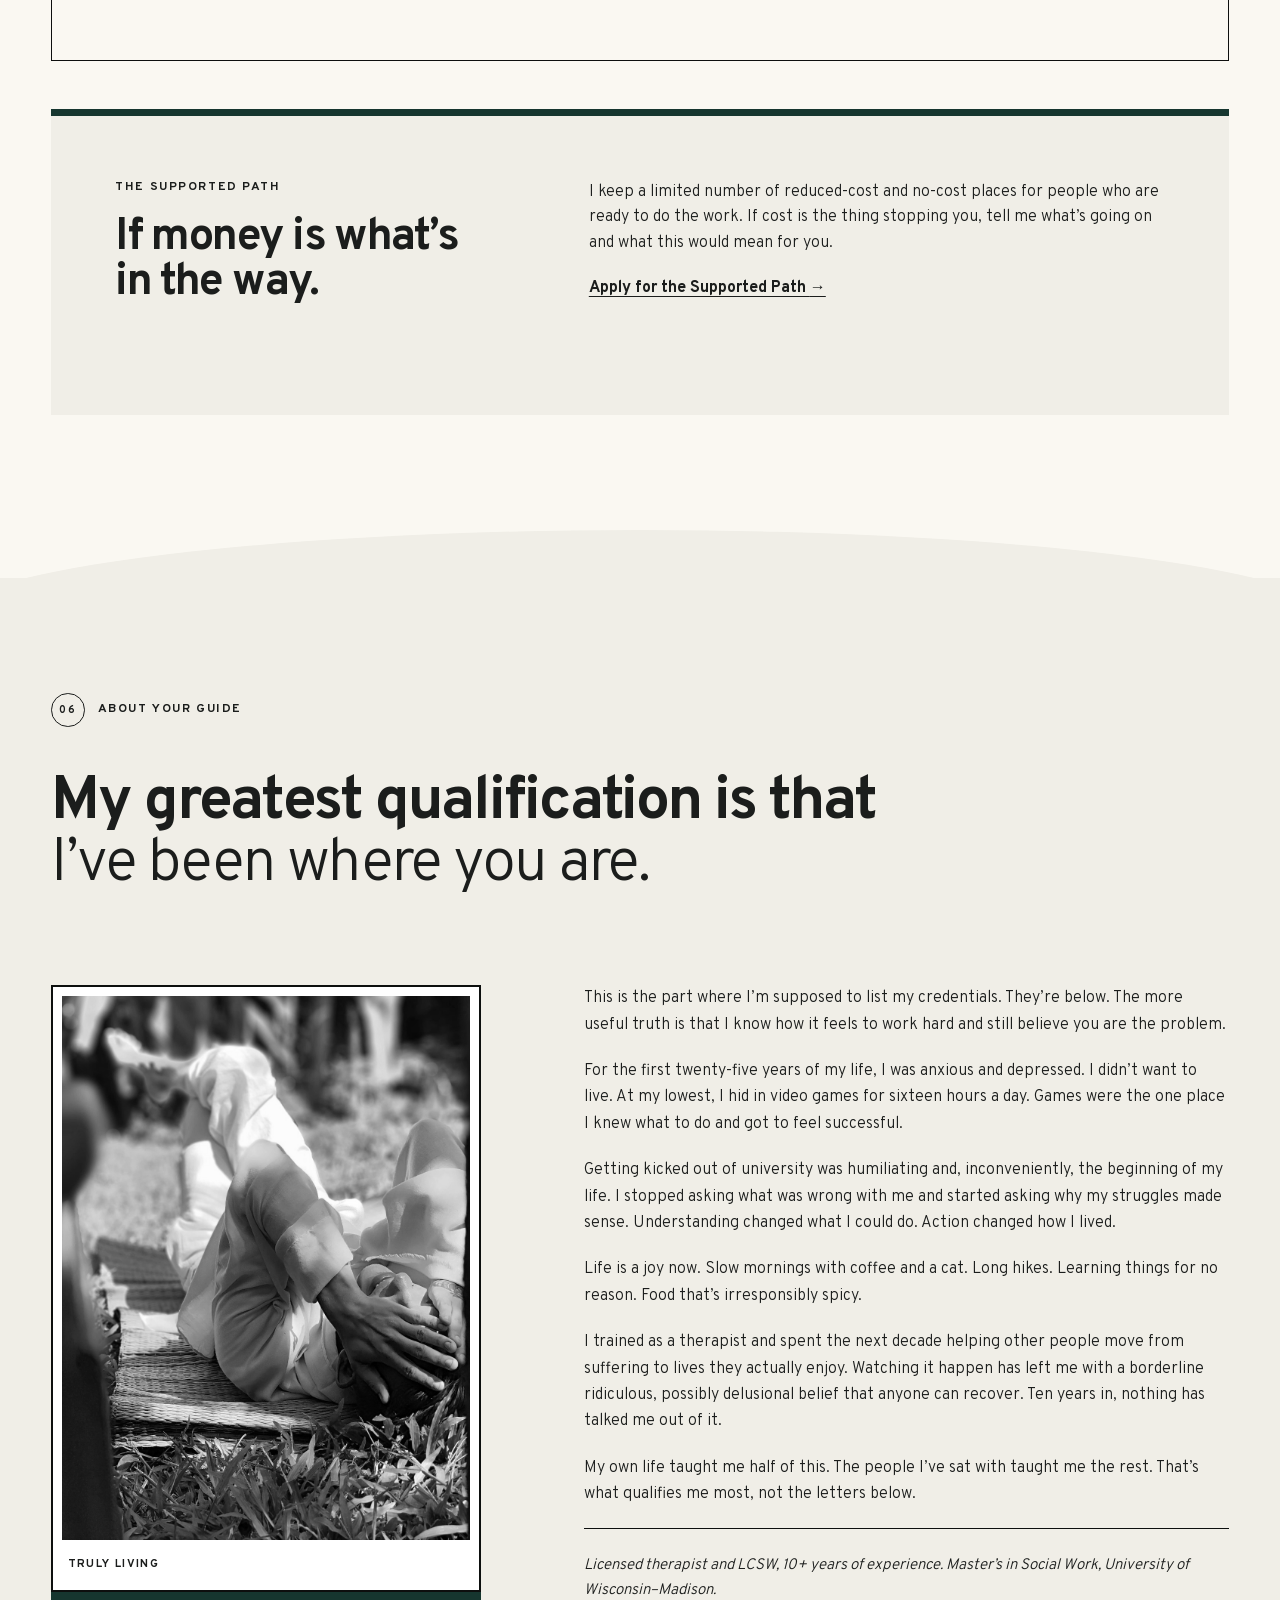
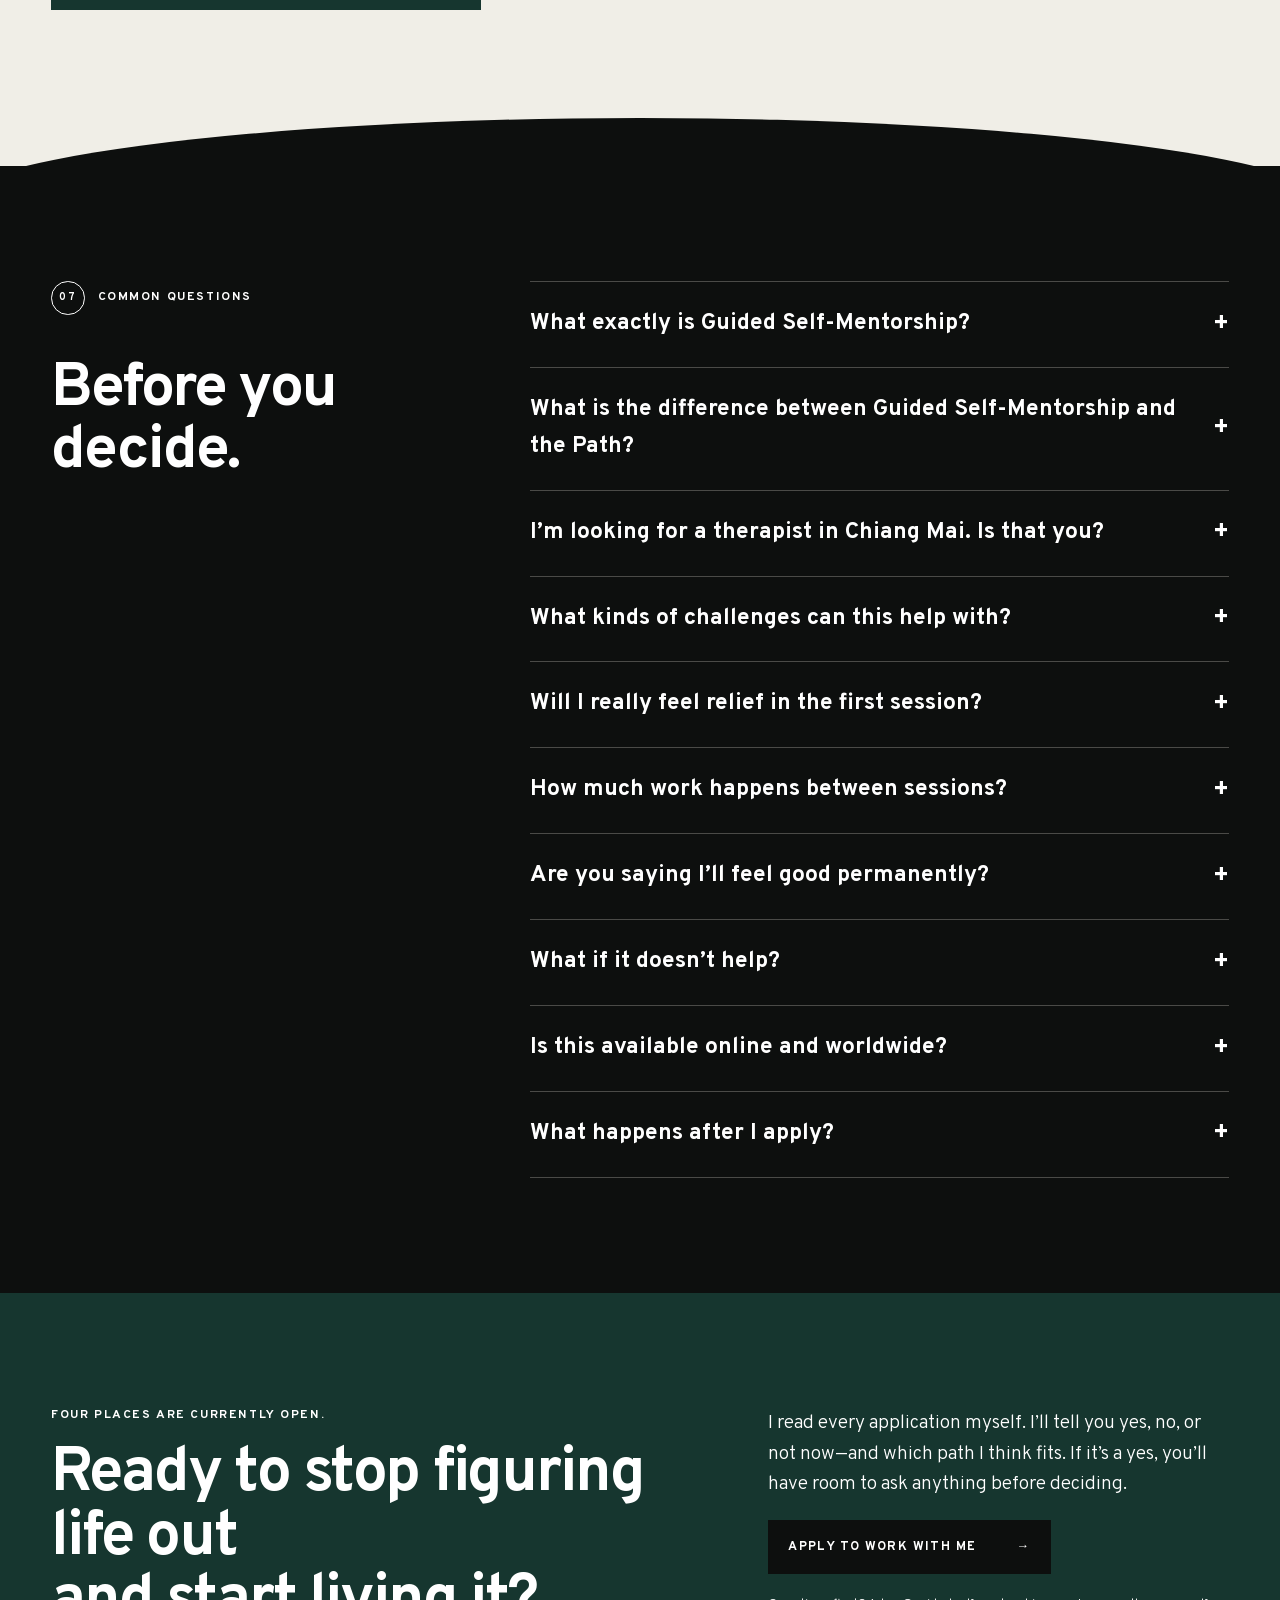
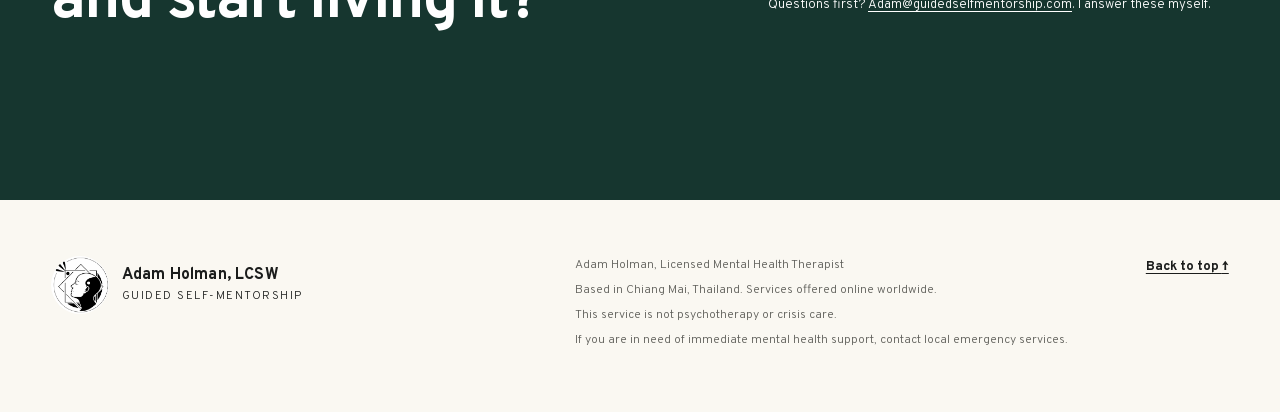
<file: graduation-stories/index.html>
<!doctype html><html lang="en"><head><meta charset="utf-8"><meta name="viewport" content="width=device-width,initial-scale=1"><meta http-equiv="refresh" content="0;url=/#proof"><link rel="canonical" href="https://www.guidedselfmentorship.com/#proof"><title>Client Stories | Guided Self-Mentorship</title><script>location.replace('/#proof')</script></head><body><p>This page has moved to <a href="/#proof">proof and client stories</a>.</p></body></html>
</file>
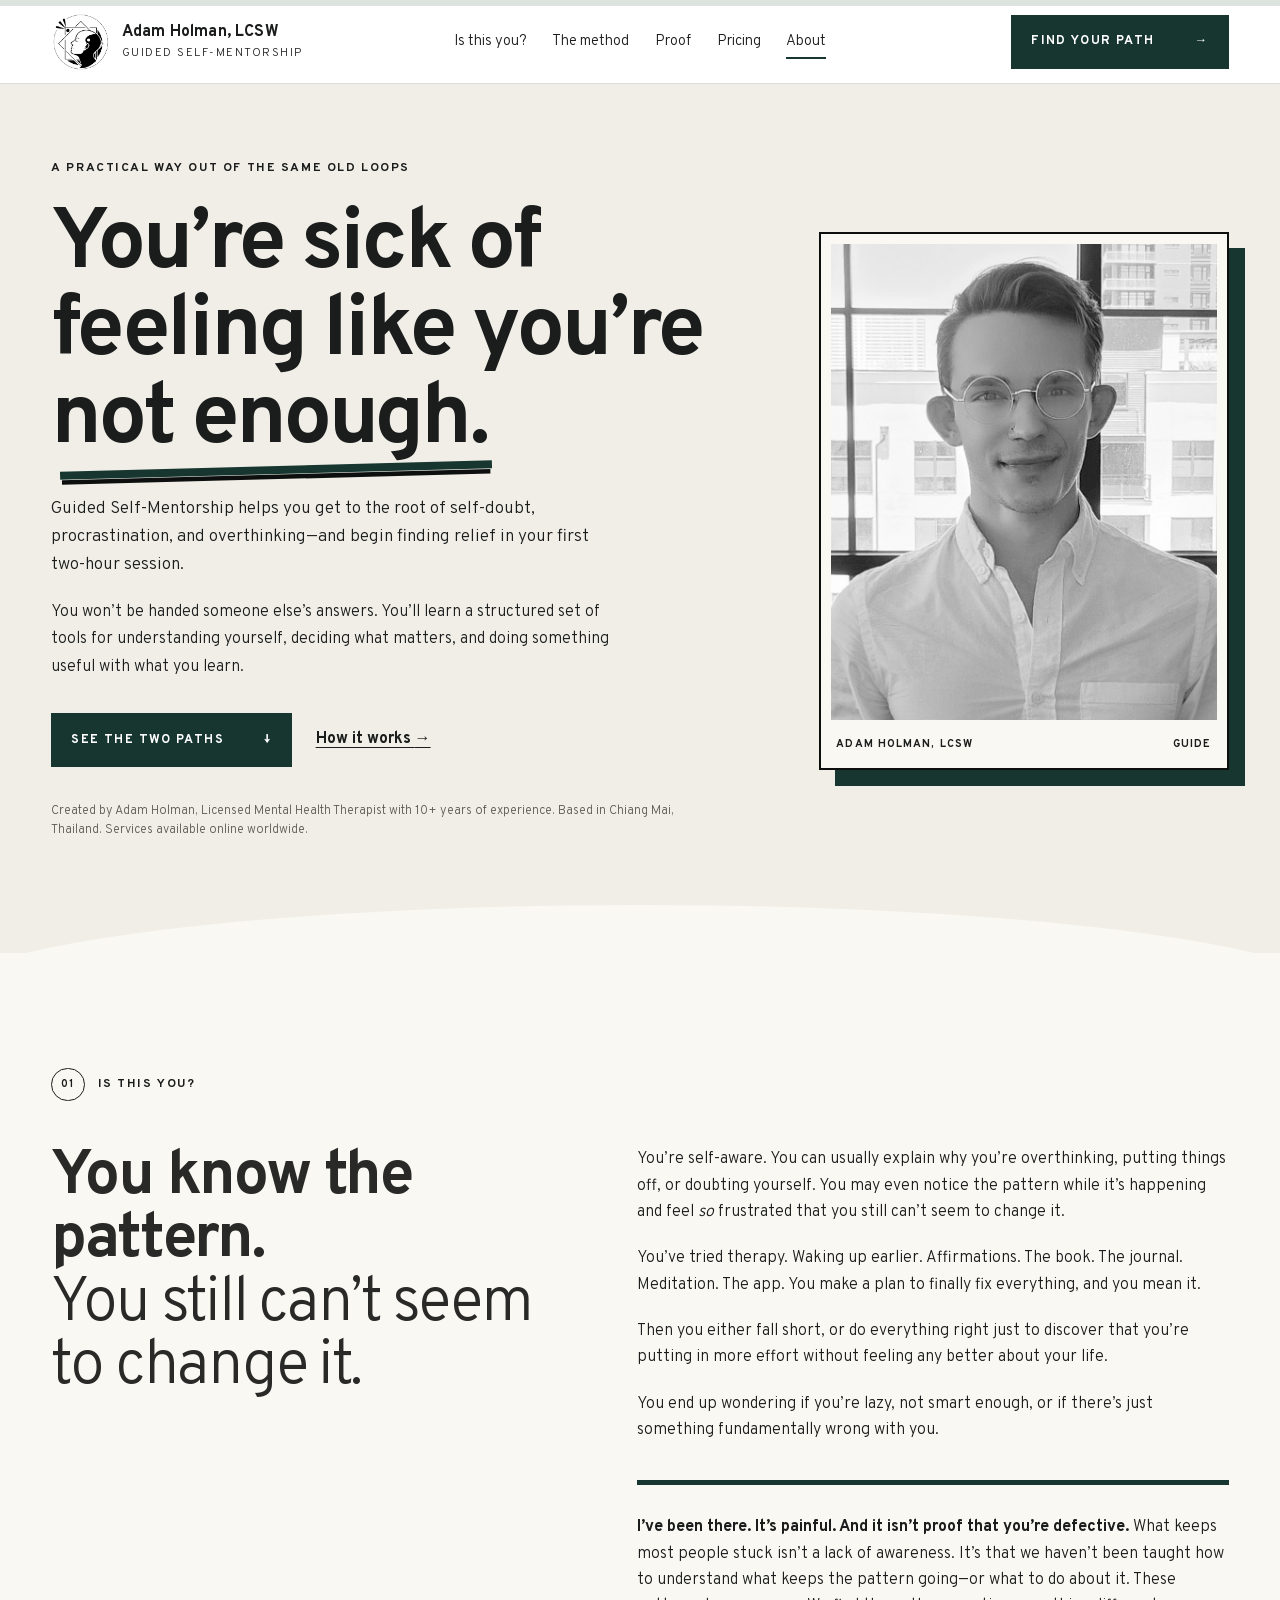
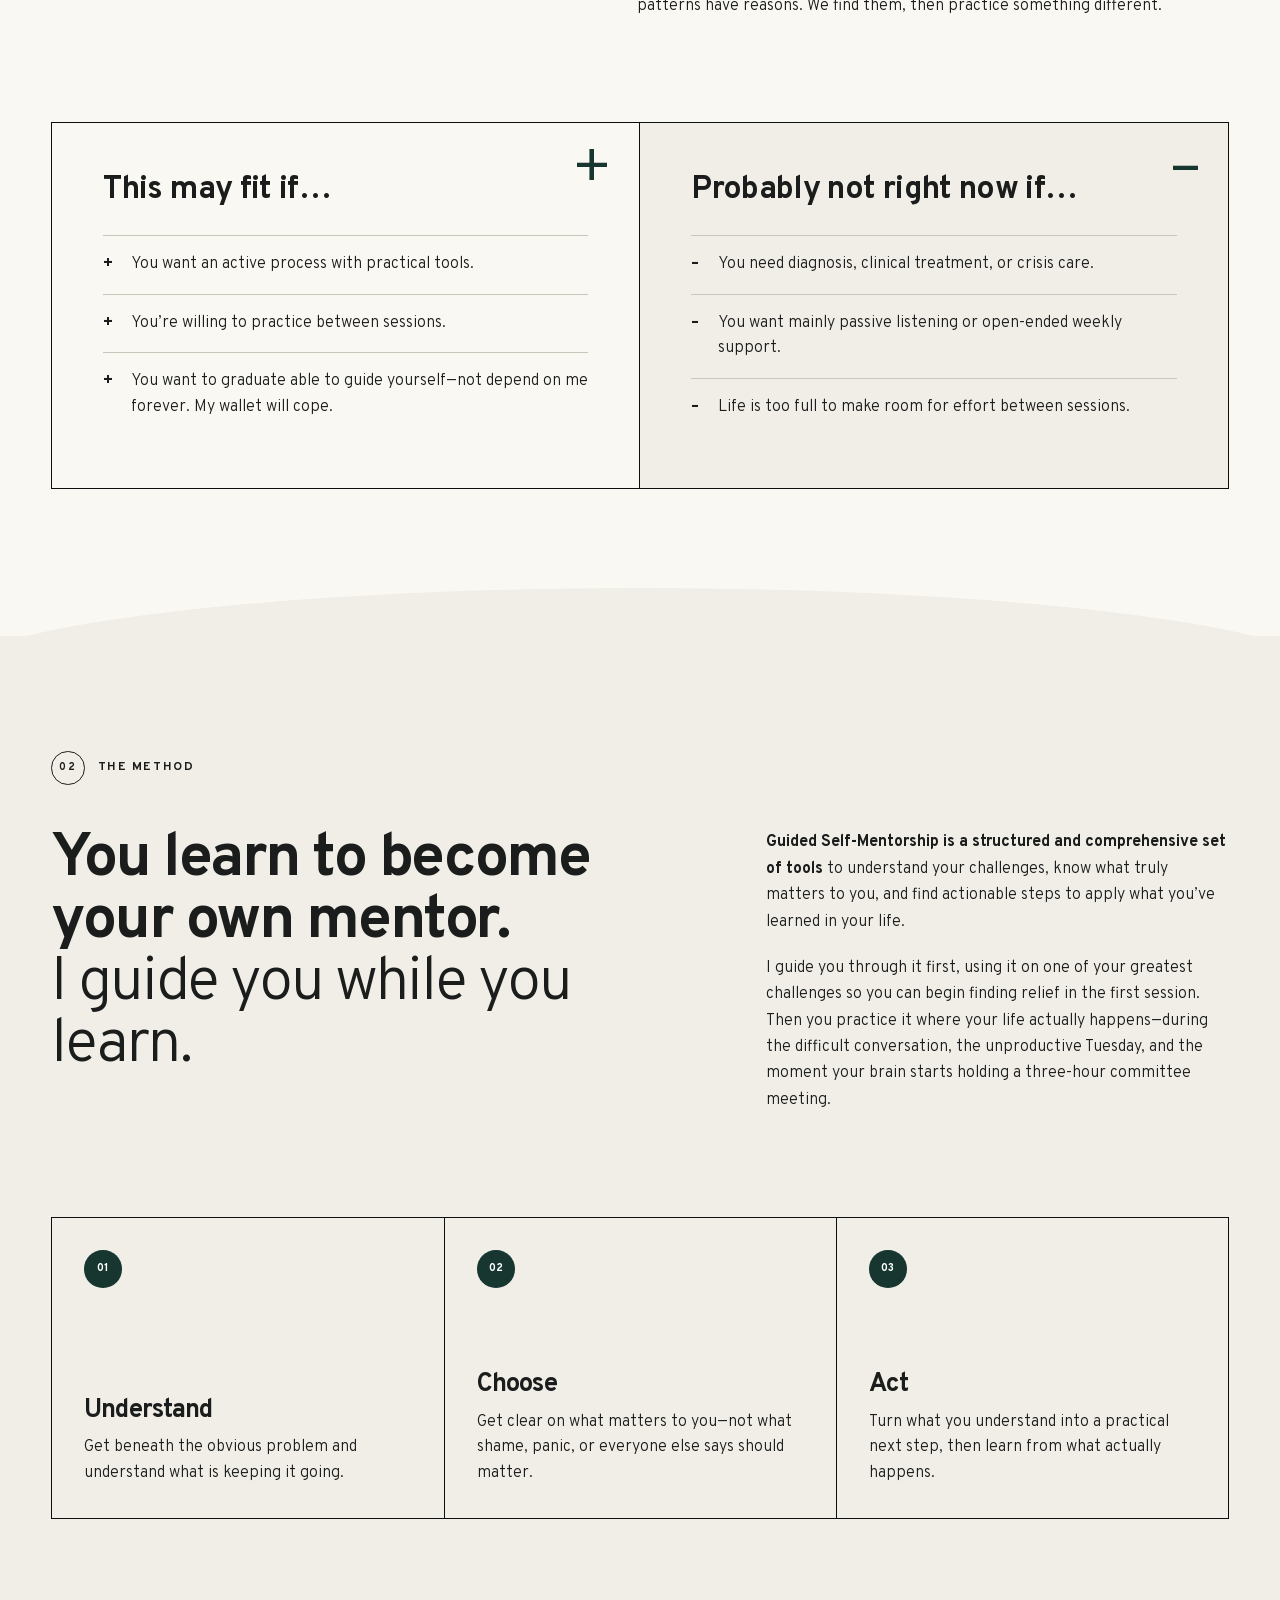
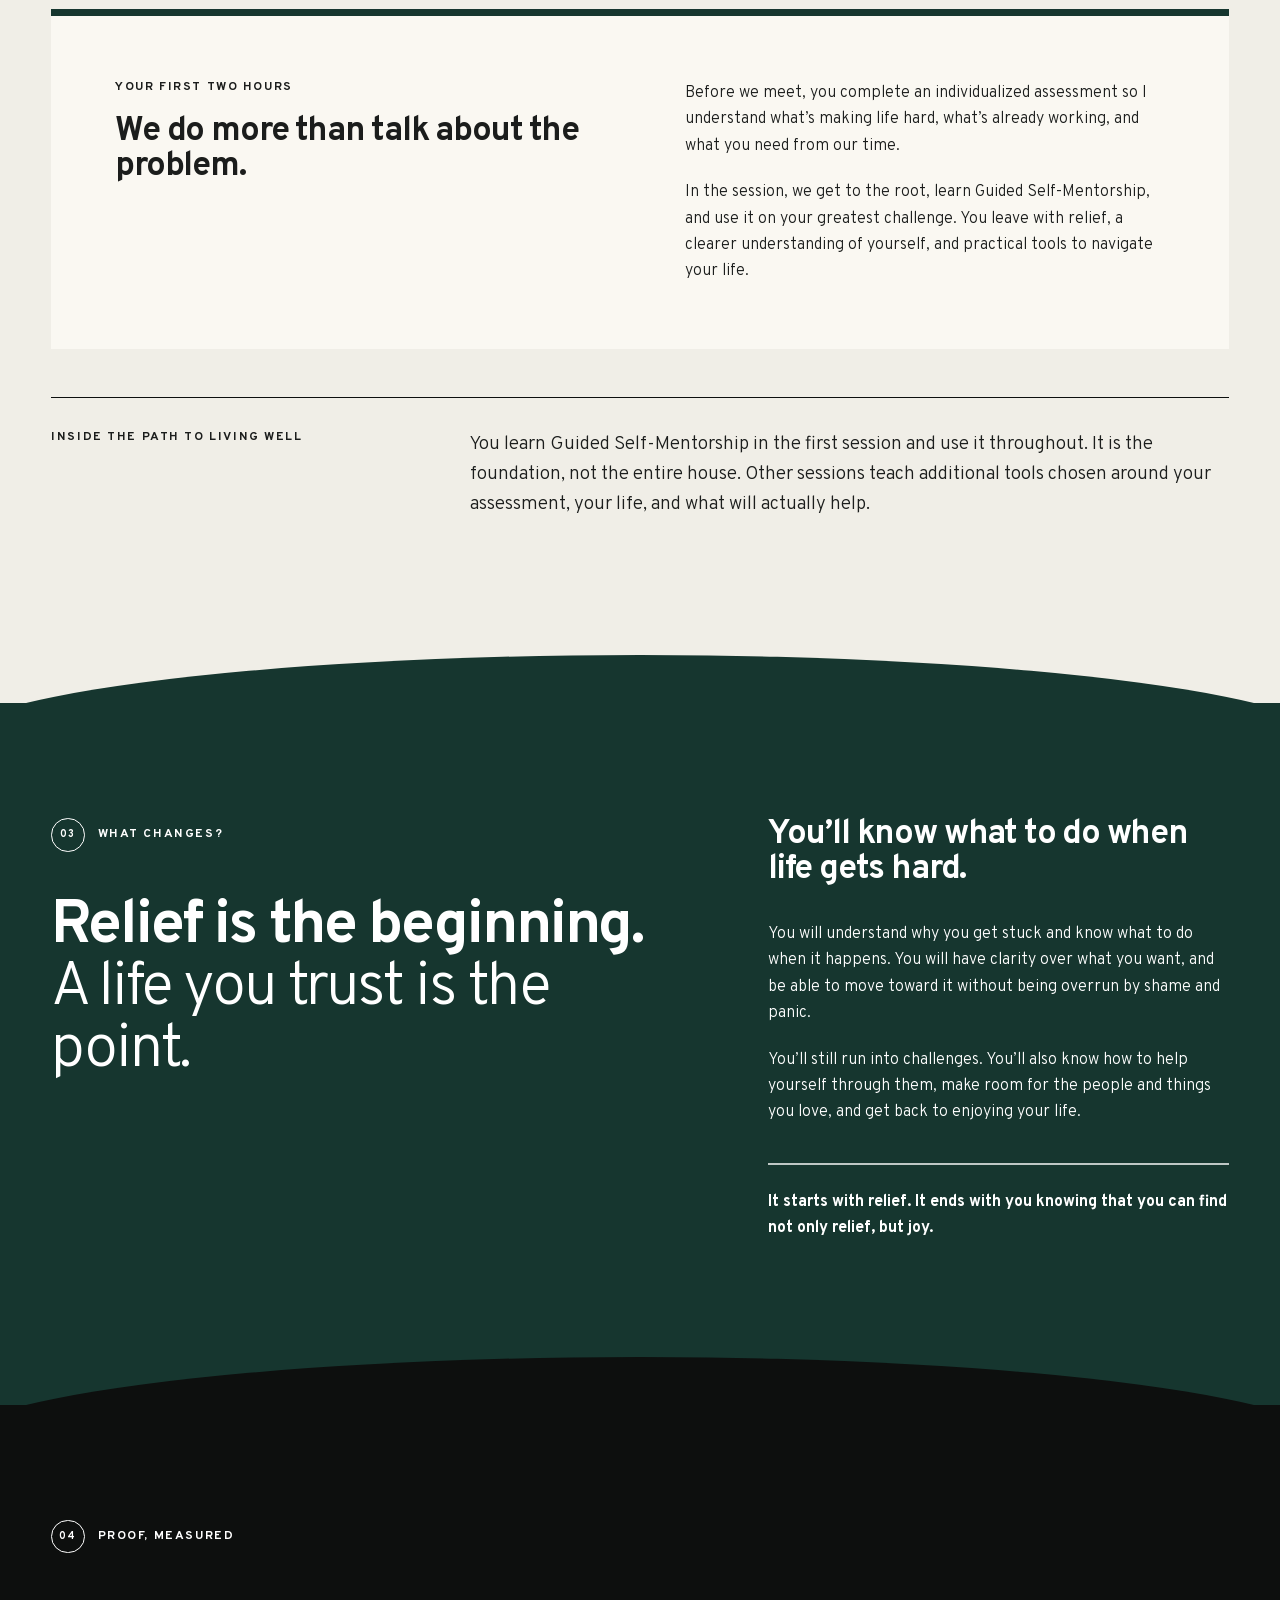
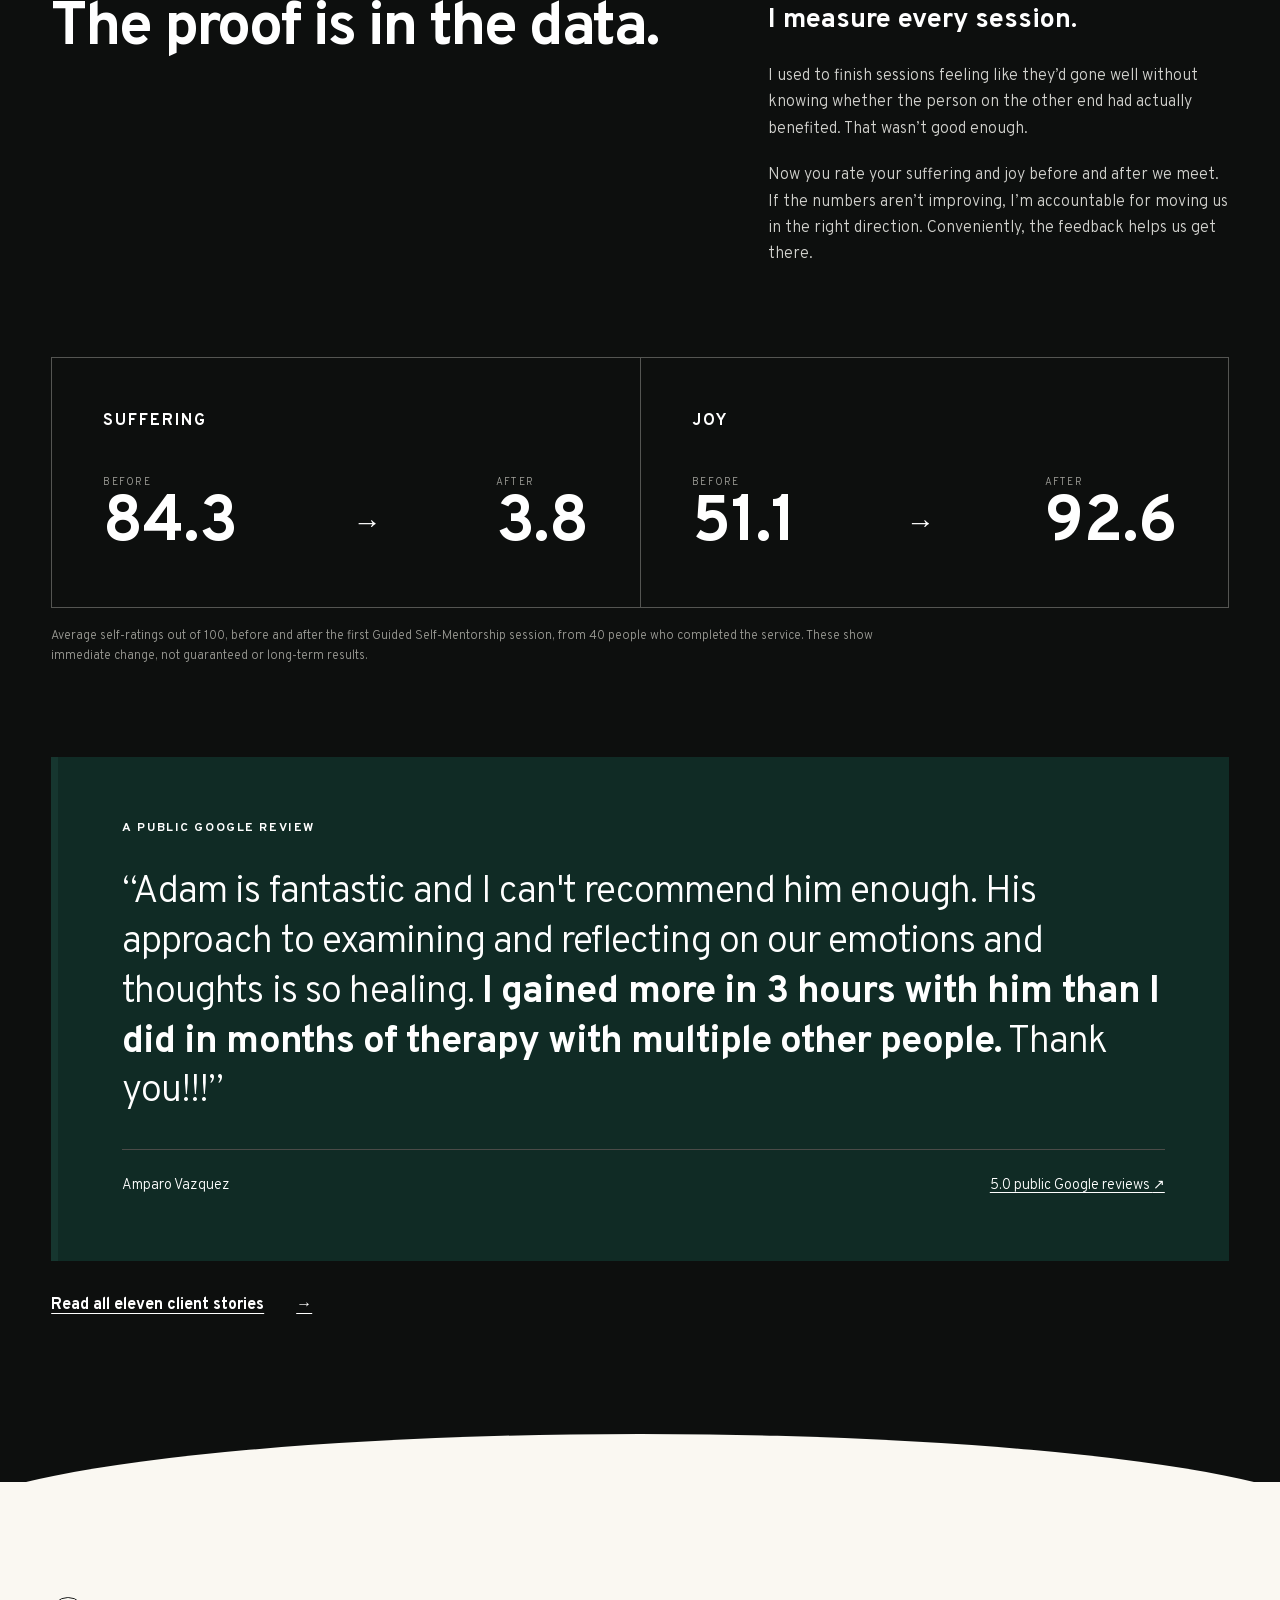
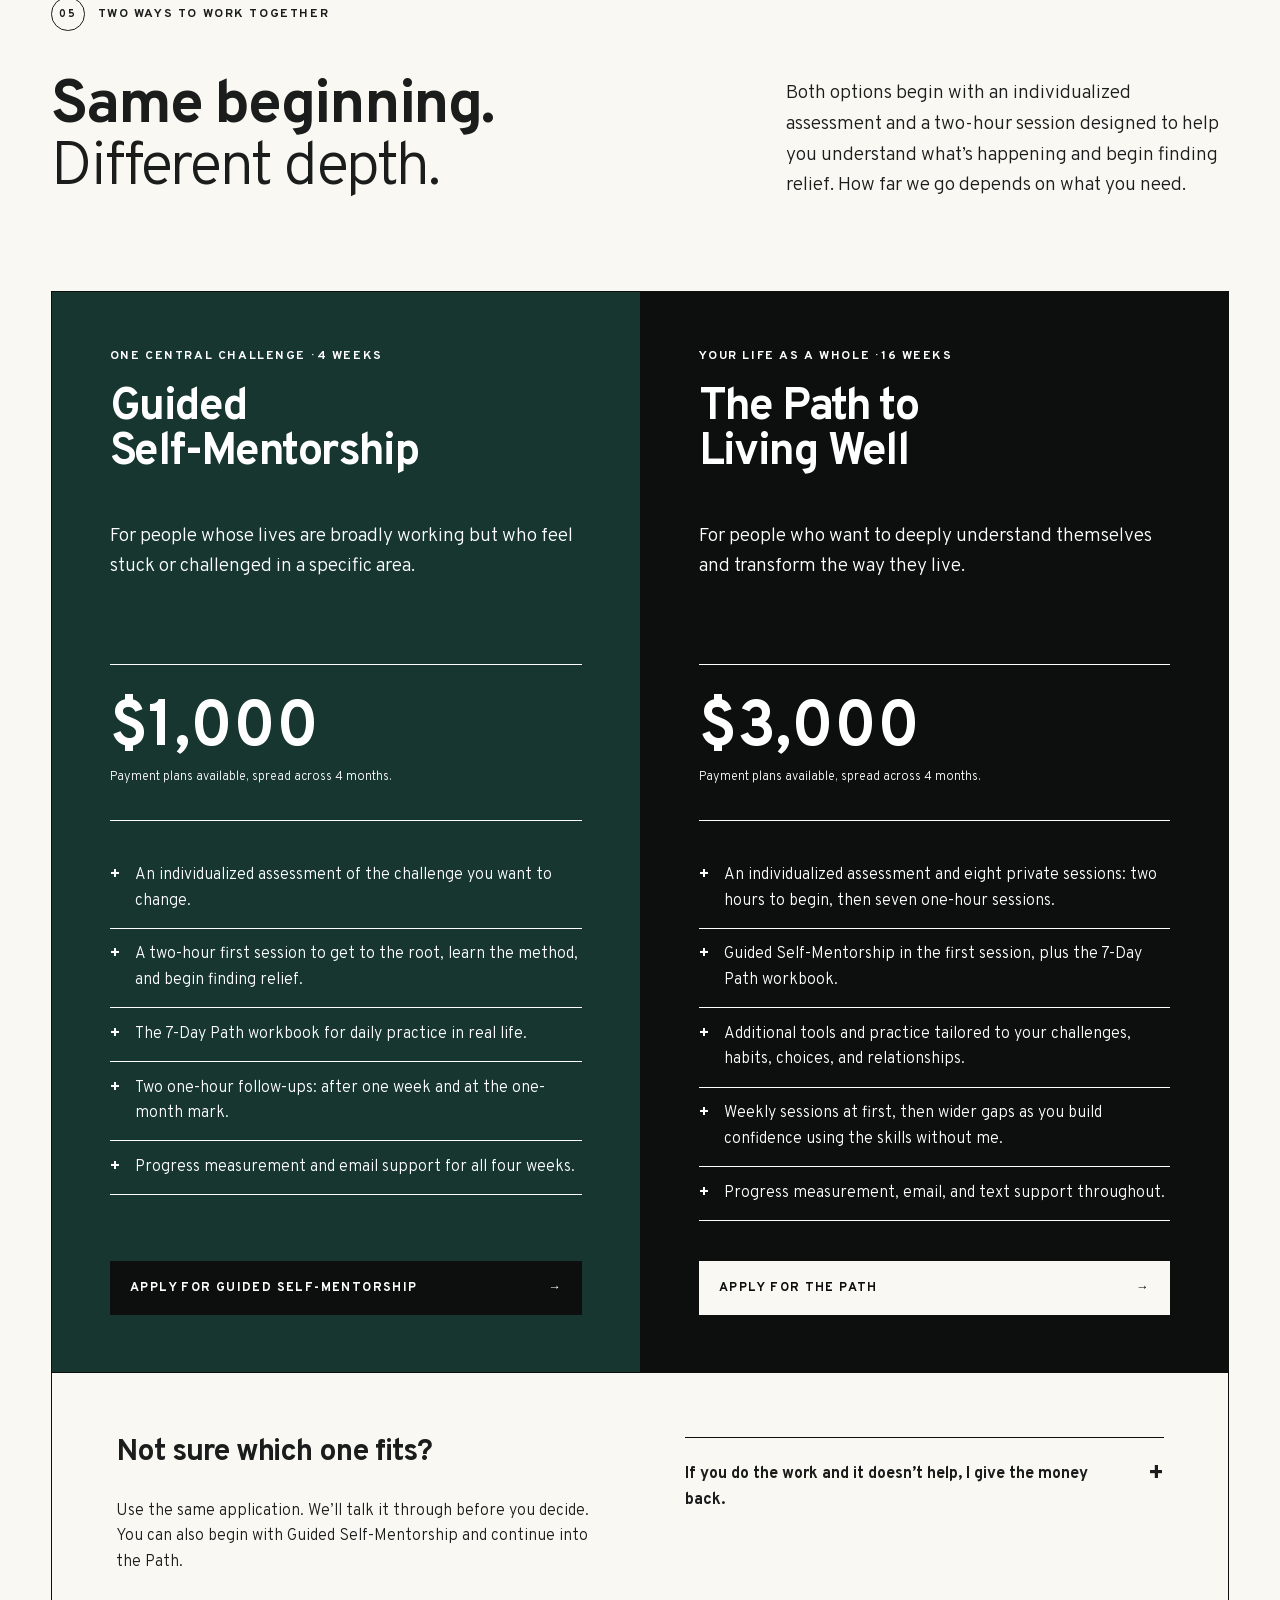
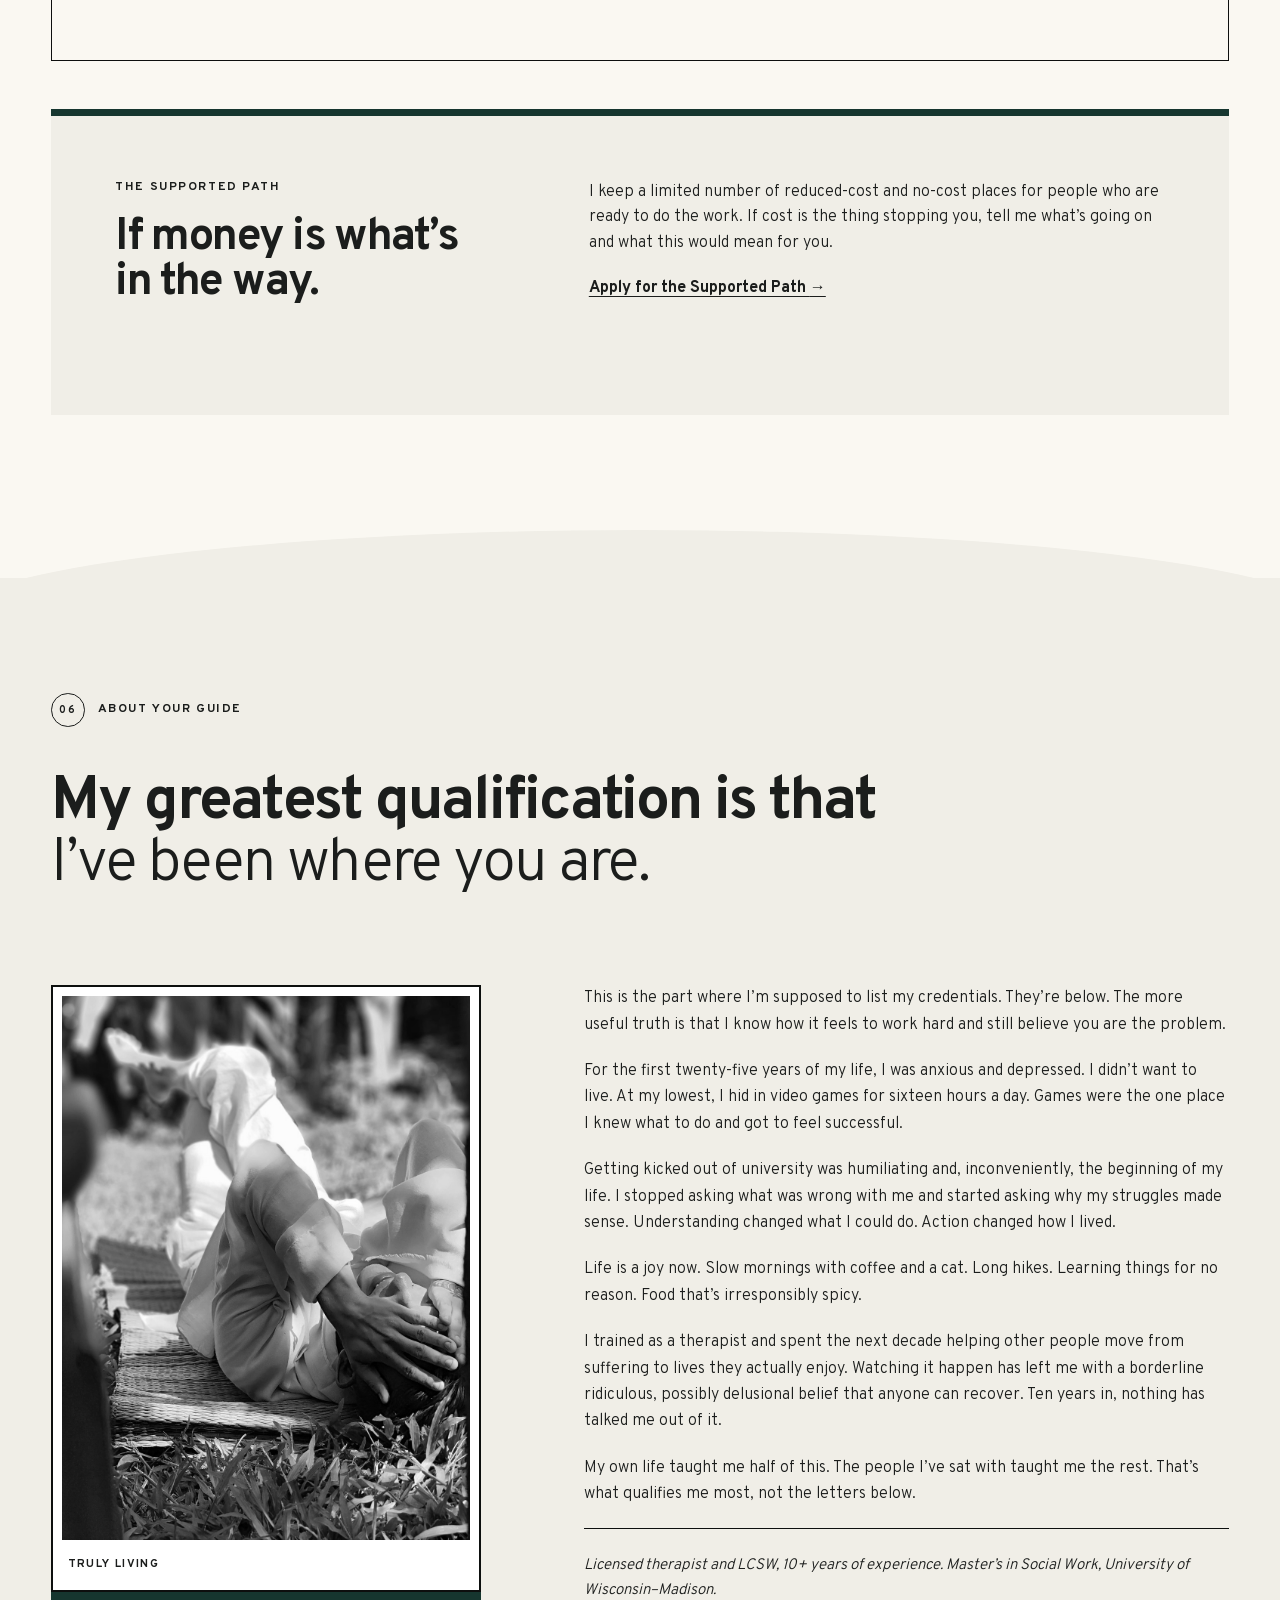
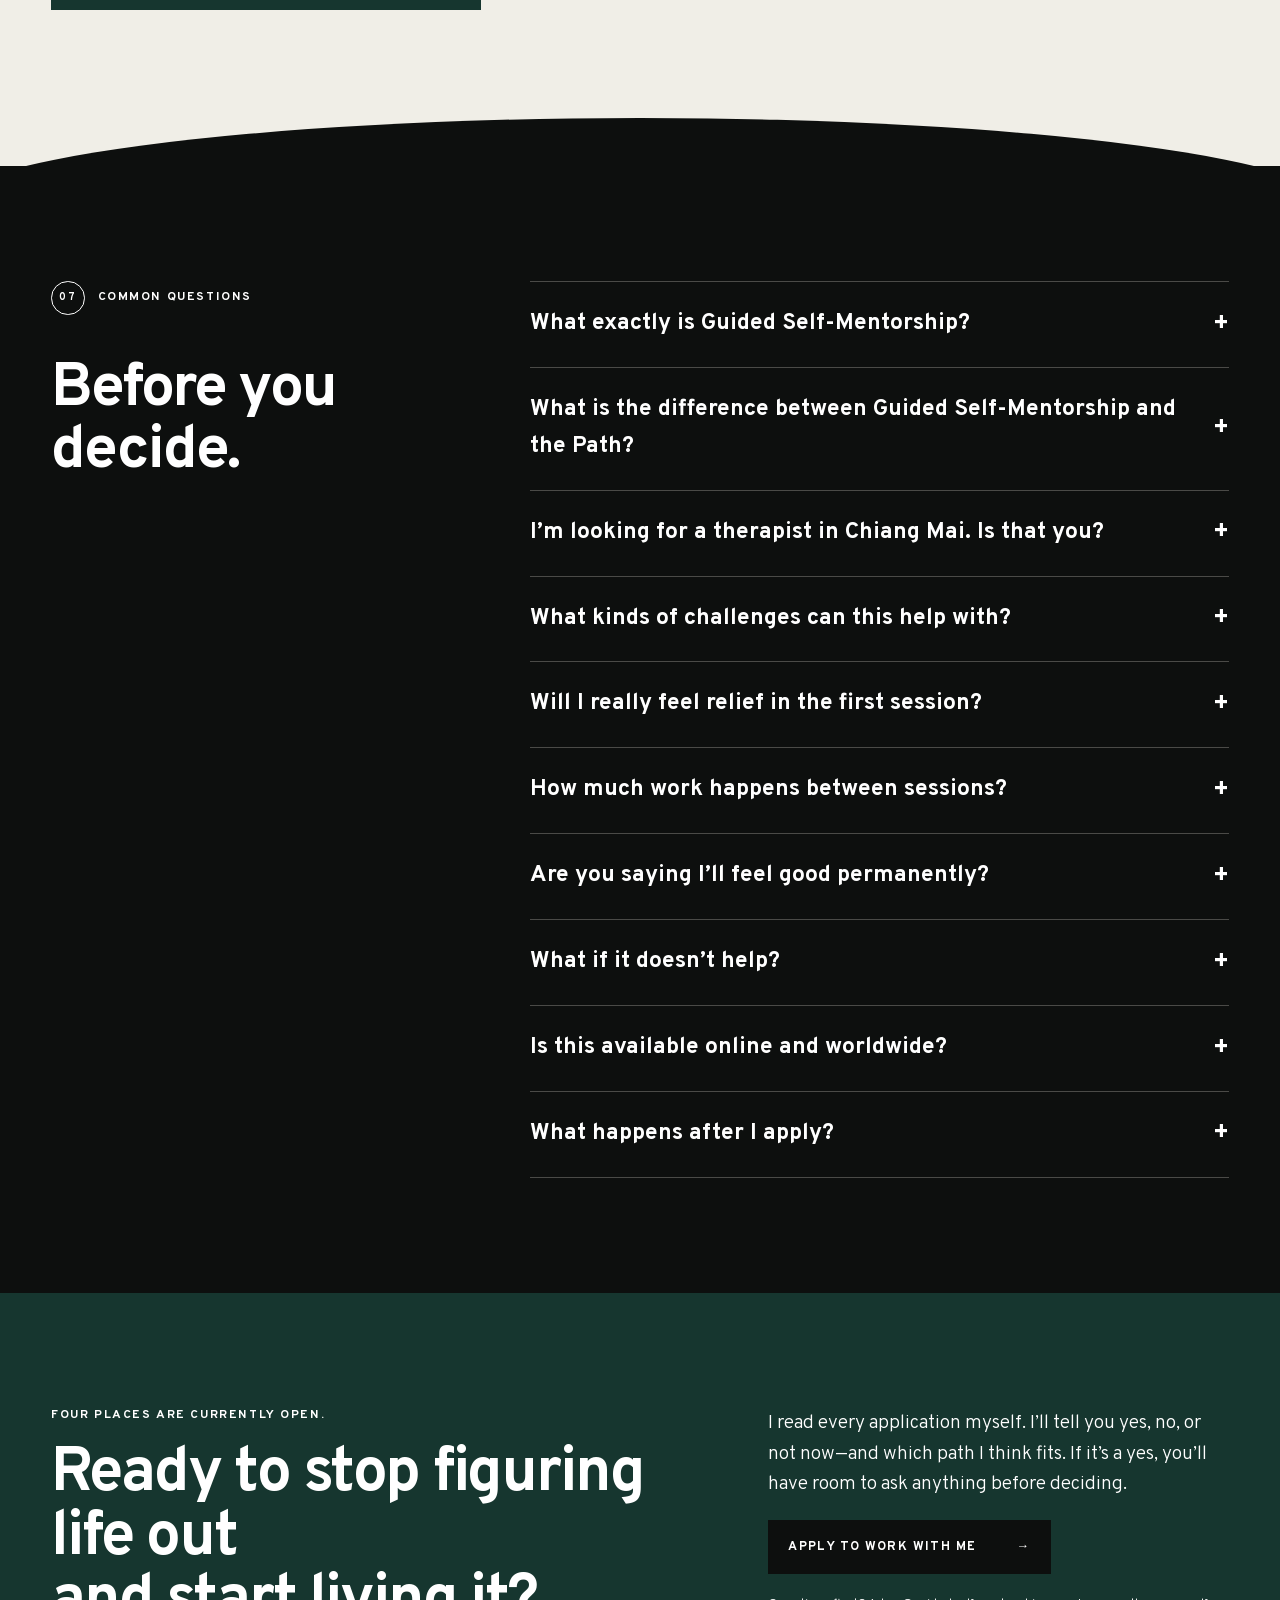
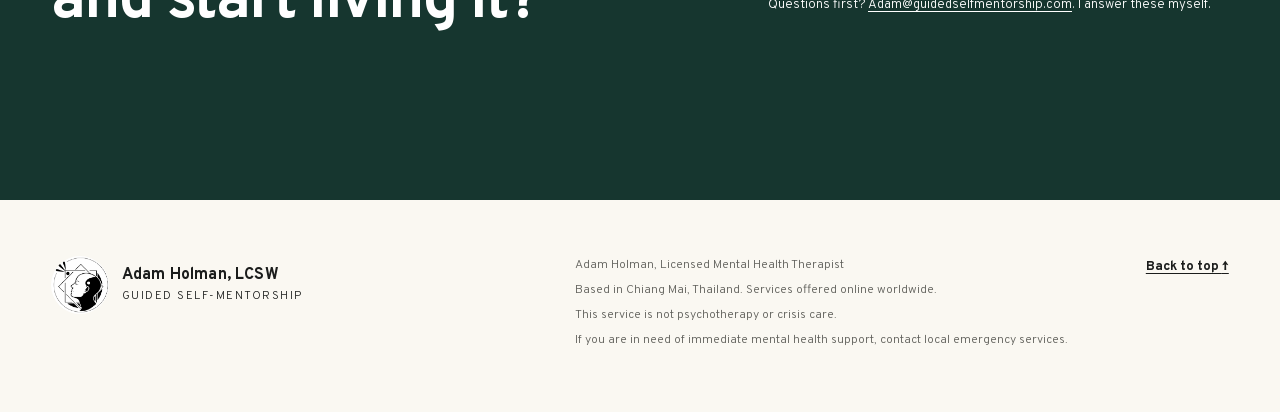
<file: home/index.html>
<!doctype html><html lang="en"><head><meta charset="utf-8"><meta name="viewport" content="width=device-width,initial-scale=1"><meta http-equiv="refresh" content="0;url=/"><link rel="canonical" href="https://www.guidedselfmentorship.com/"><title>Guided Self-Mentorship</title><script>location.replace('/')</script></head><body><p>This page has moved to <a href="/">Guided Self-Mentorship</a>.</p></body></html>
</file>
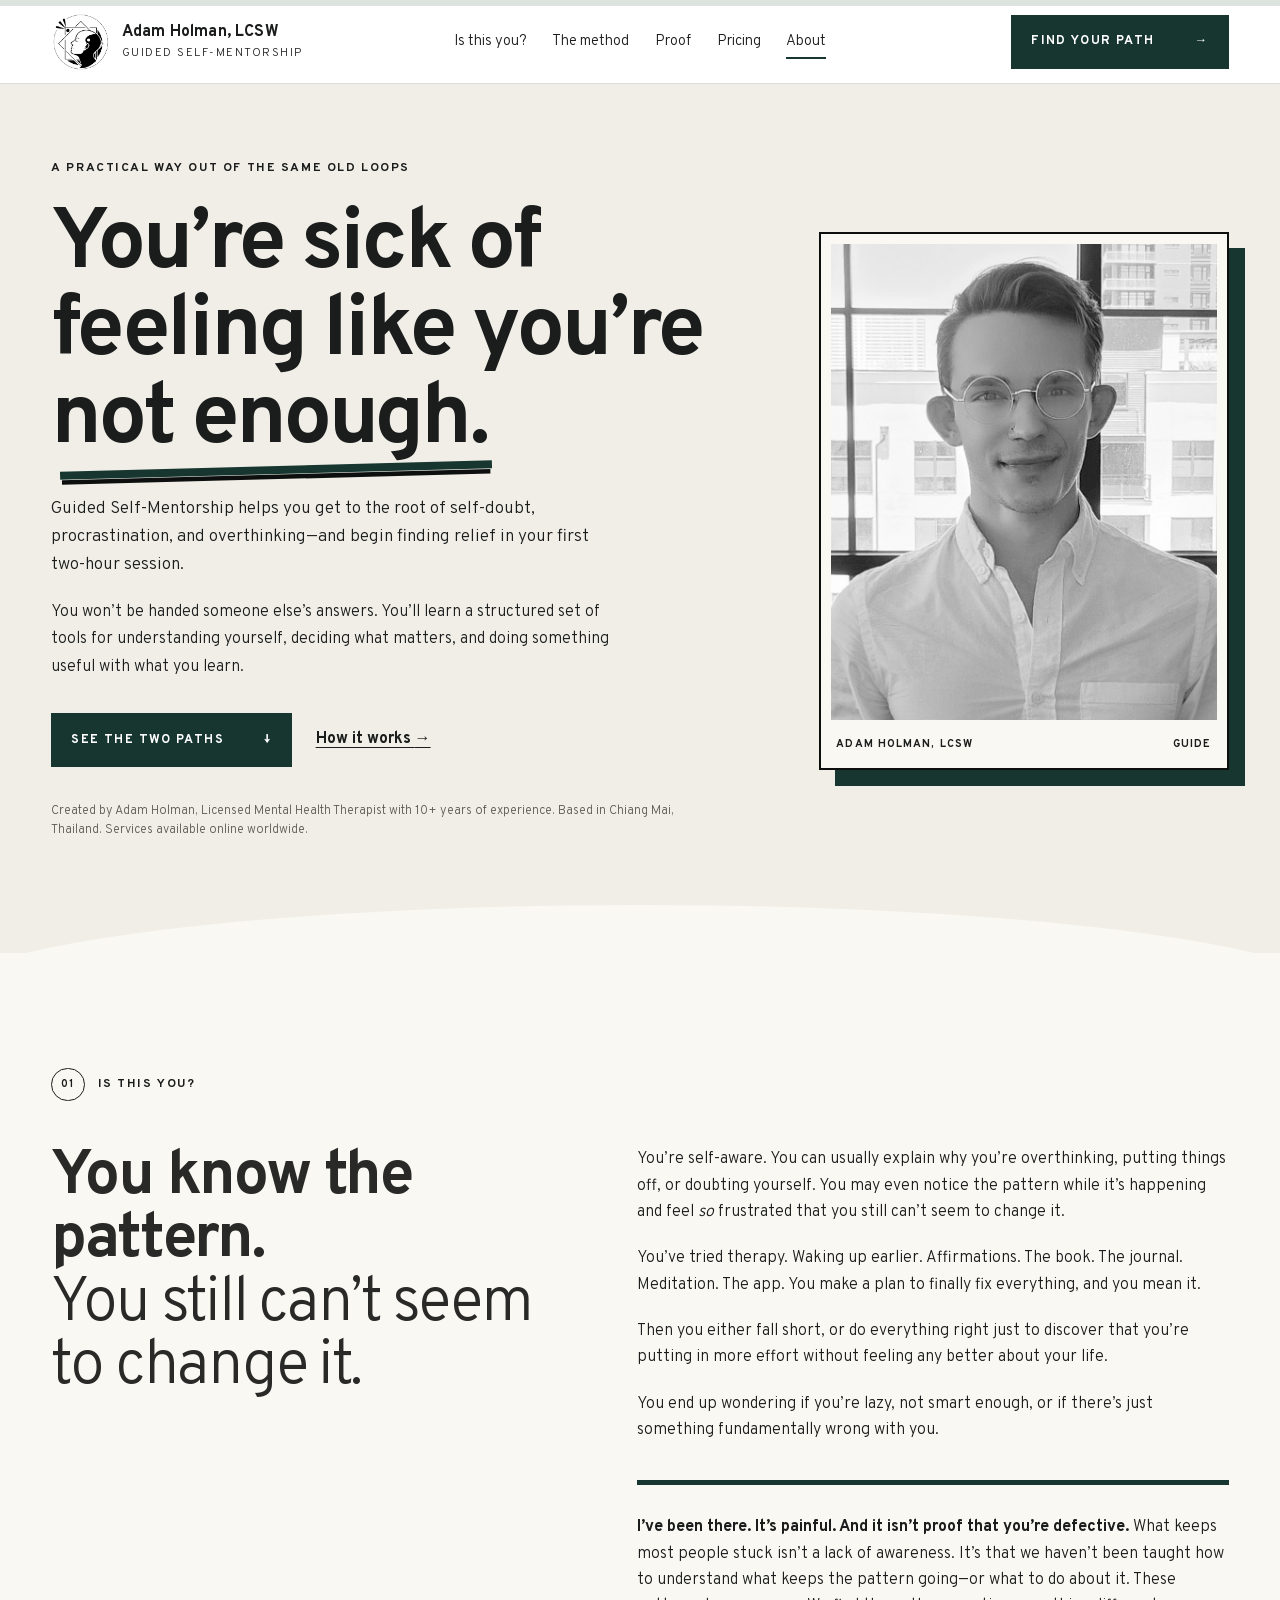
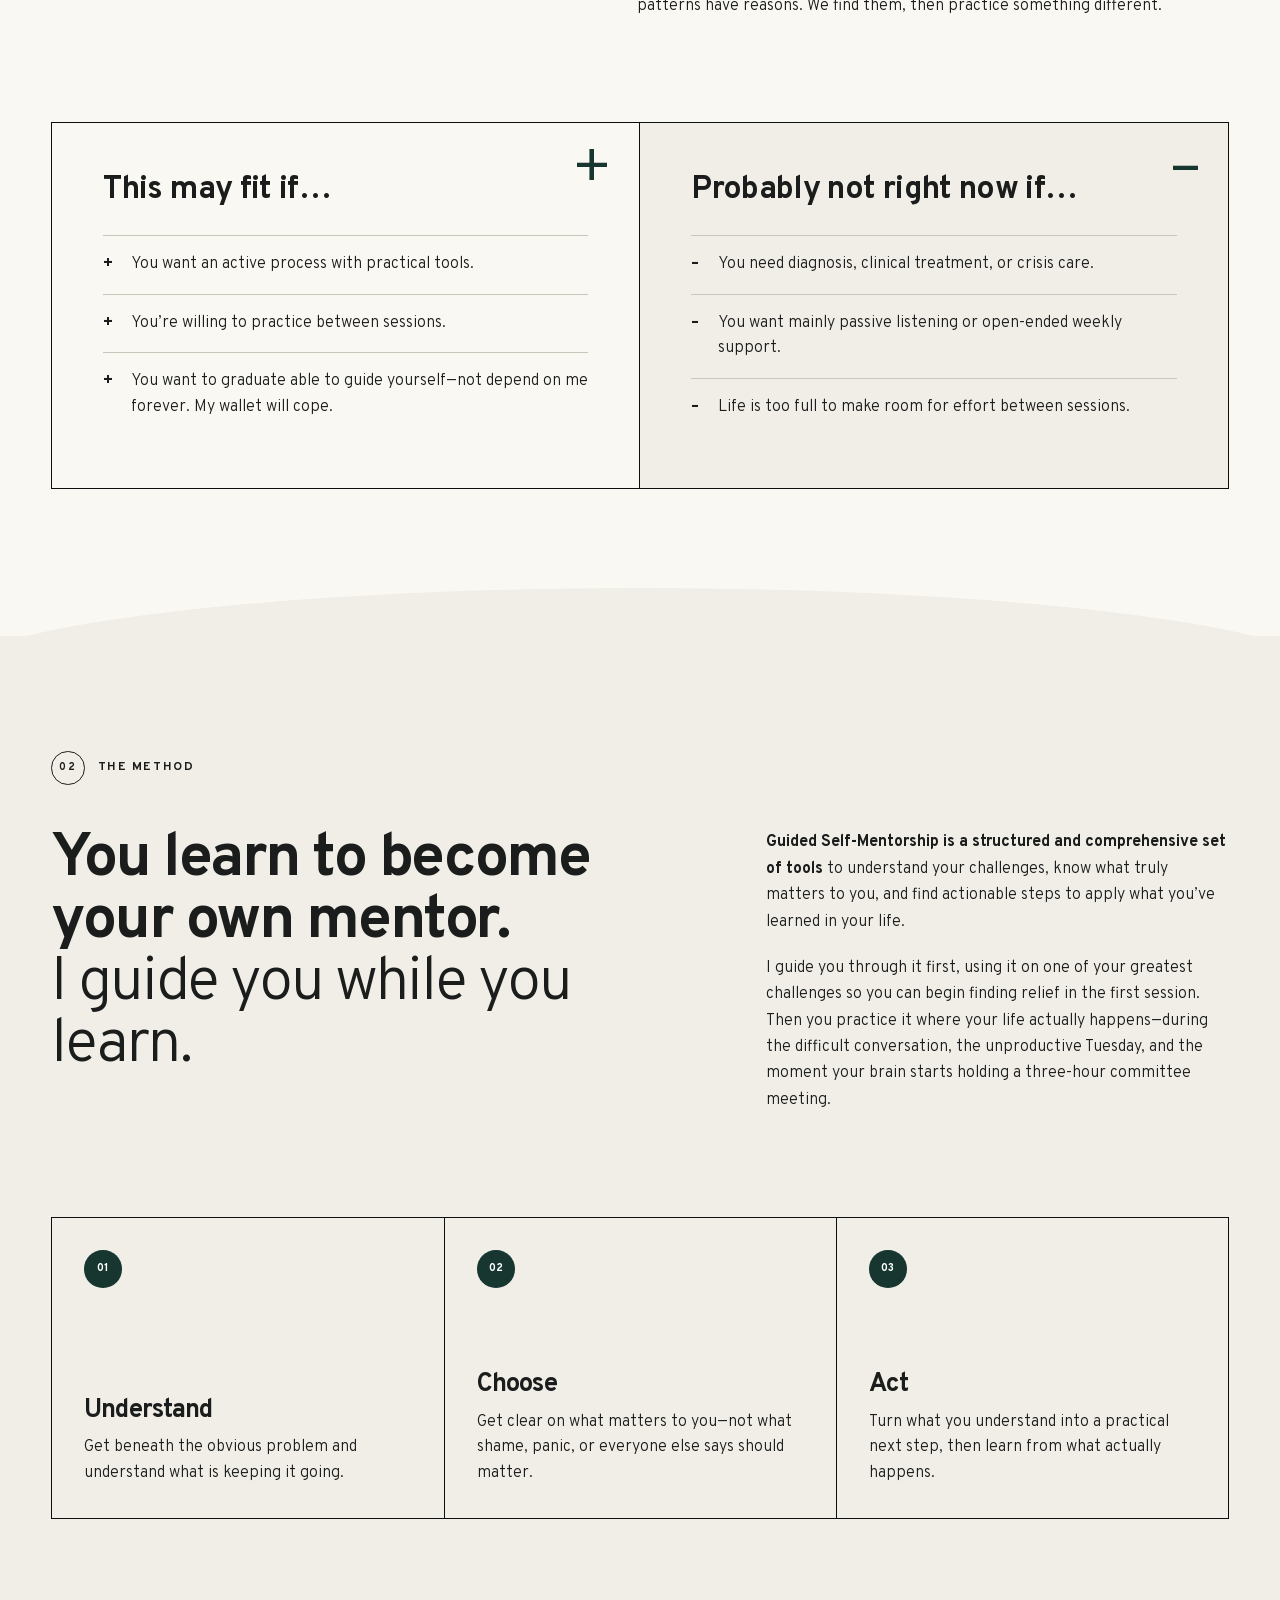
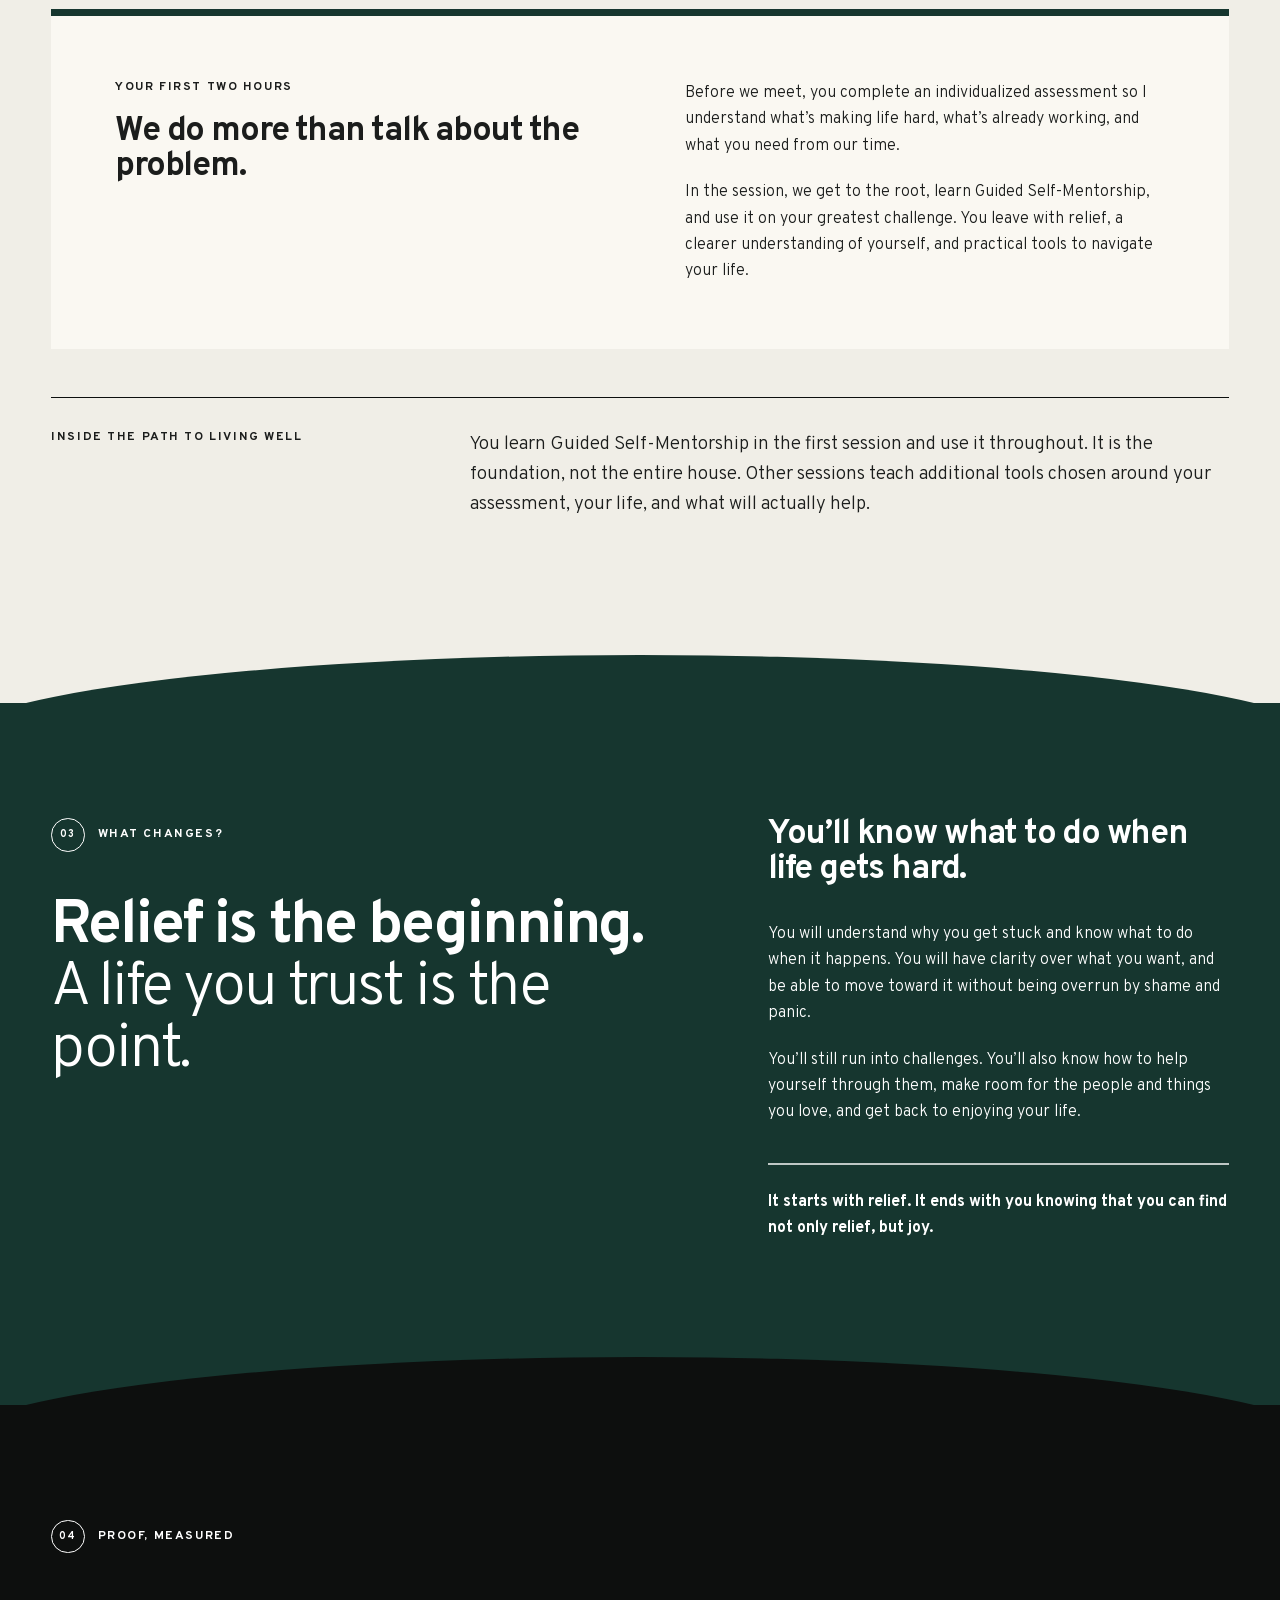
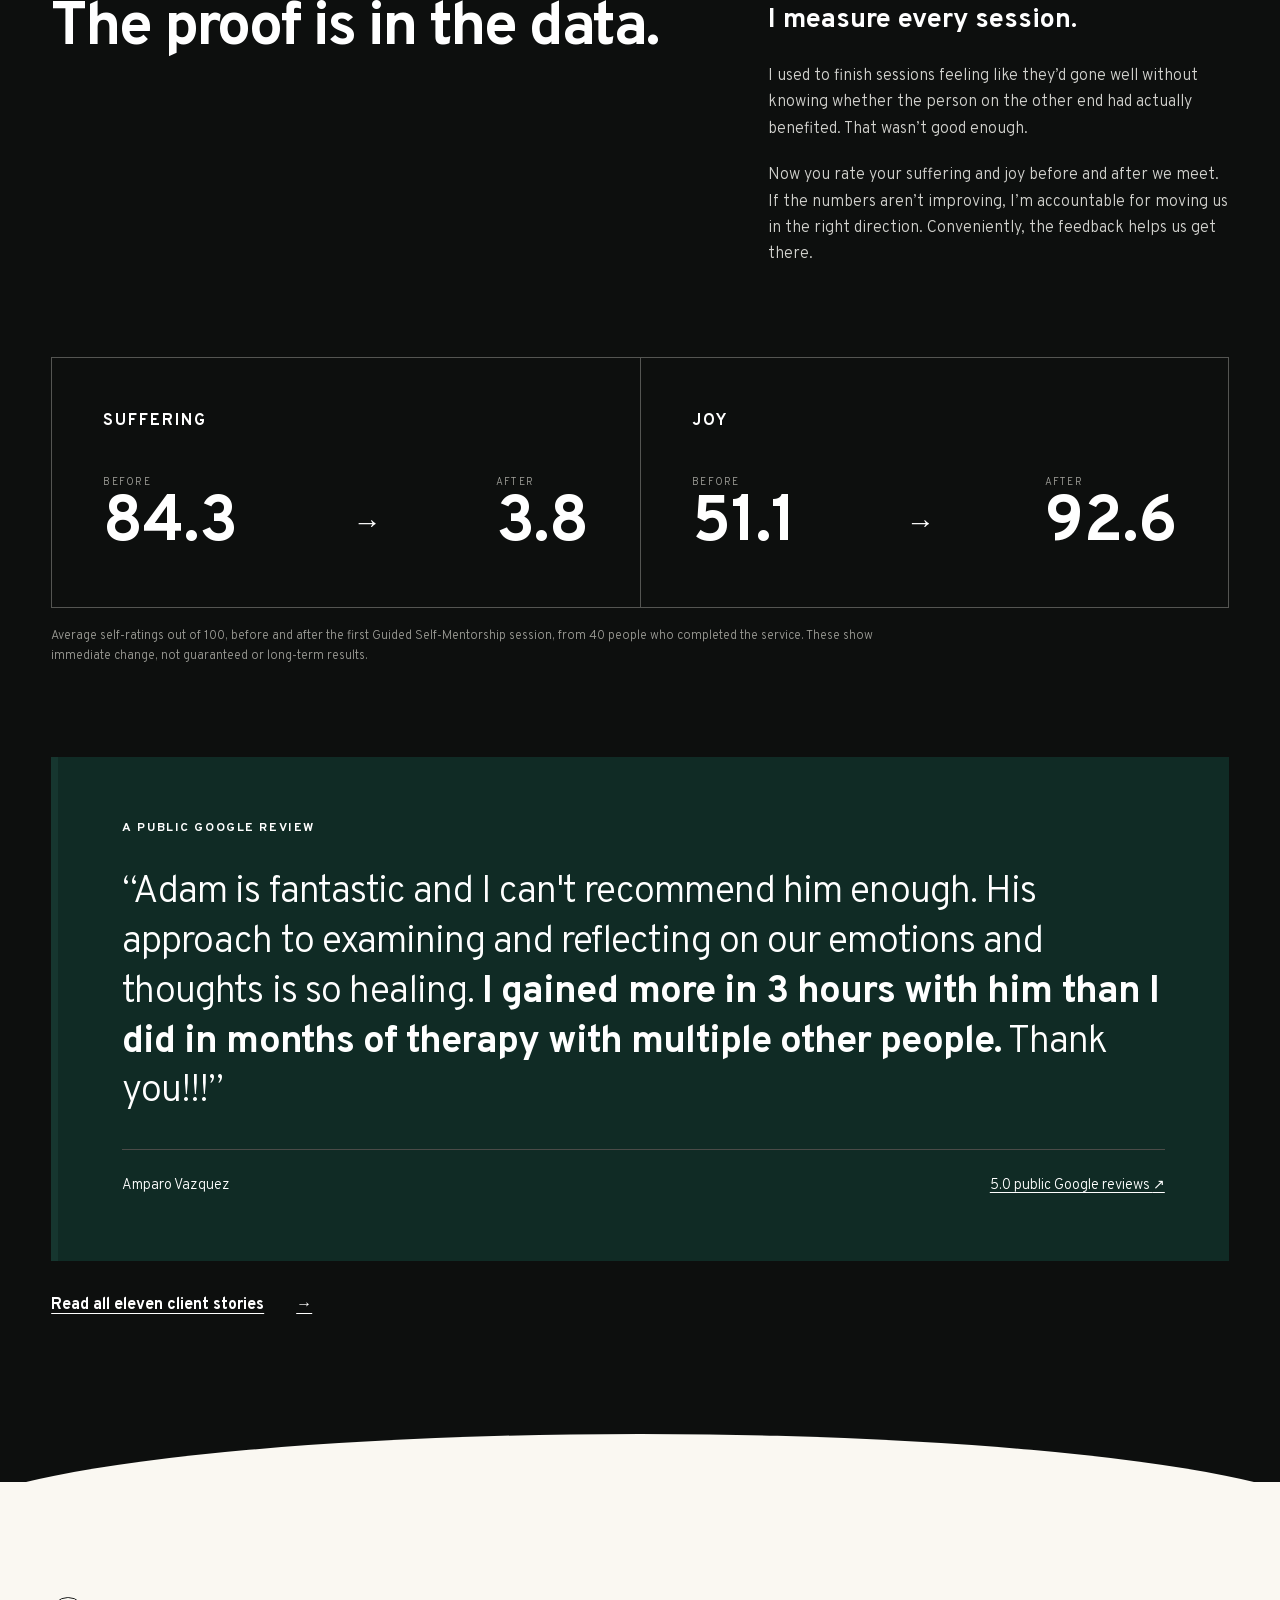
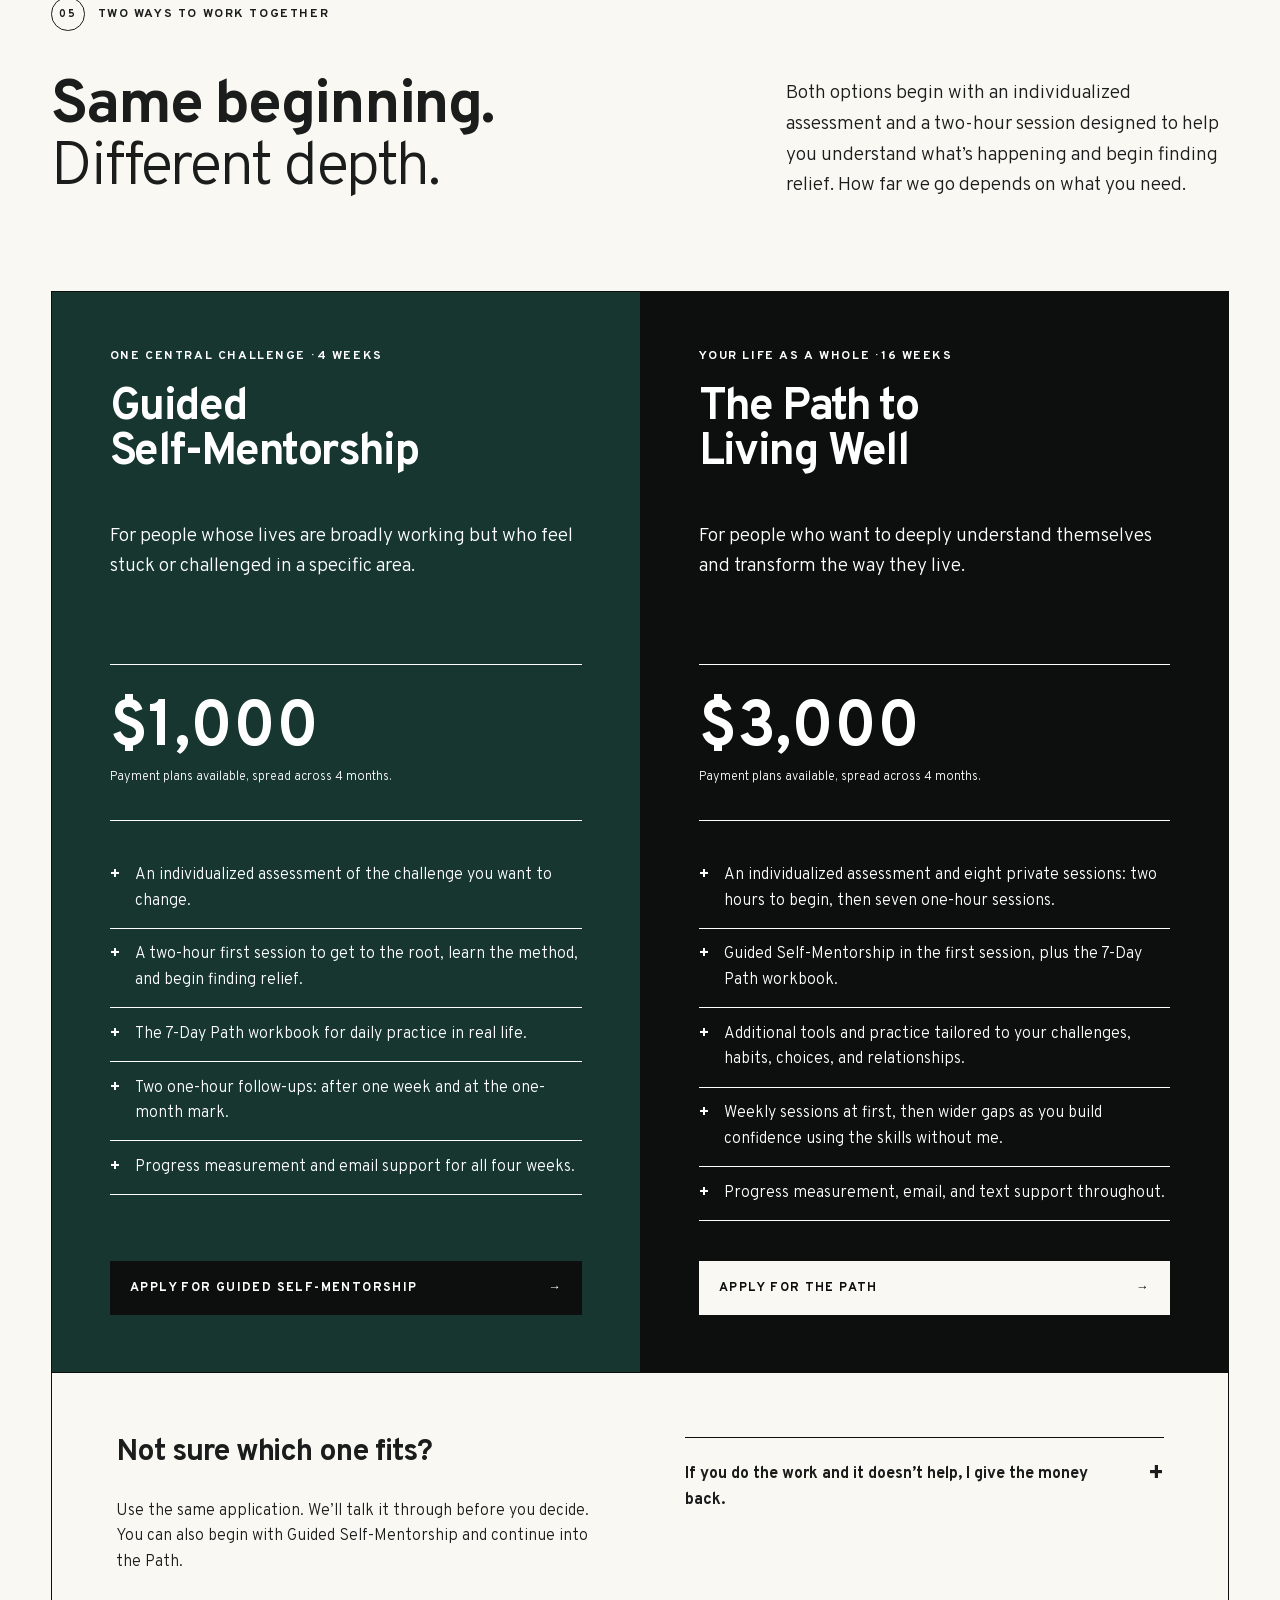
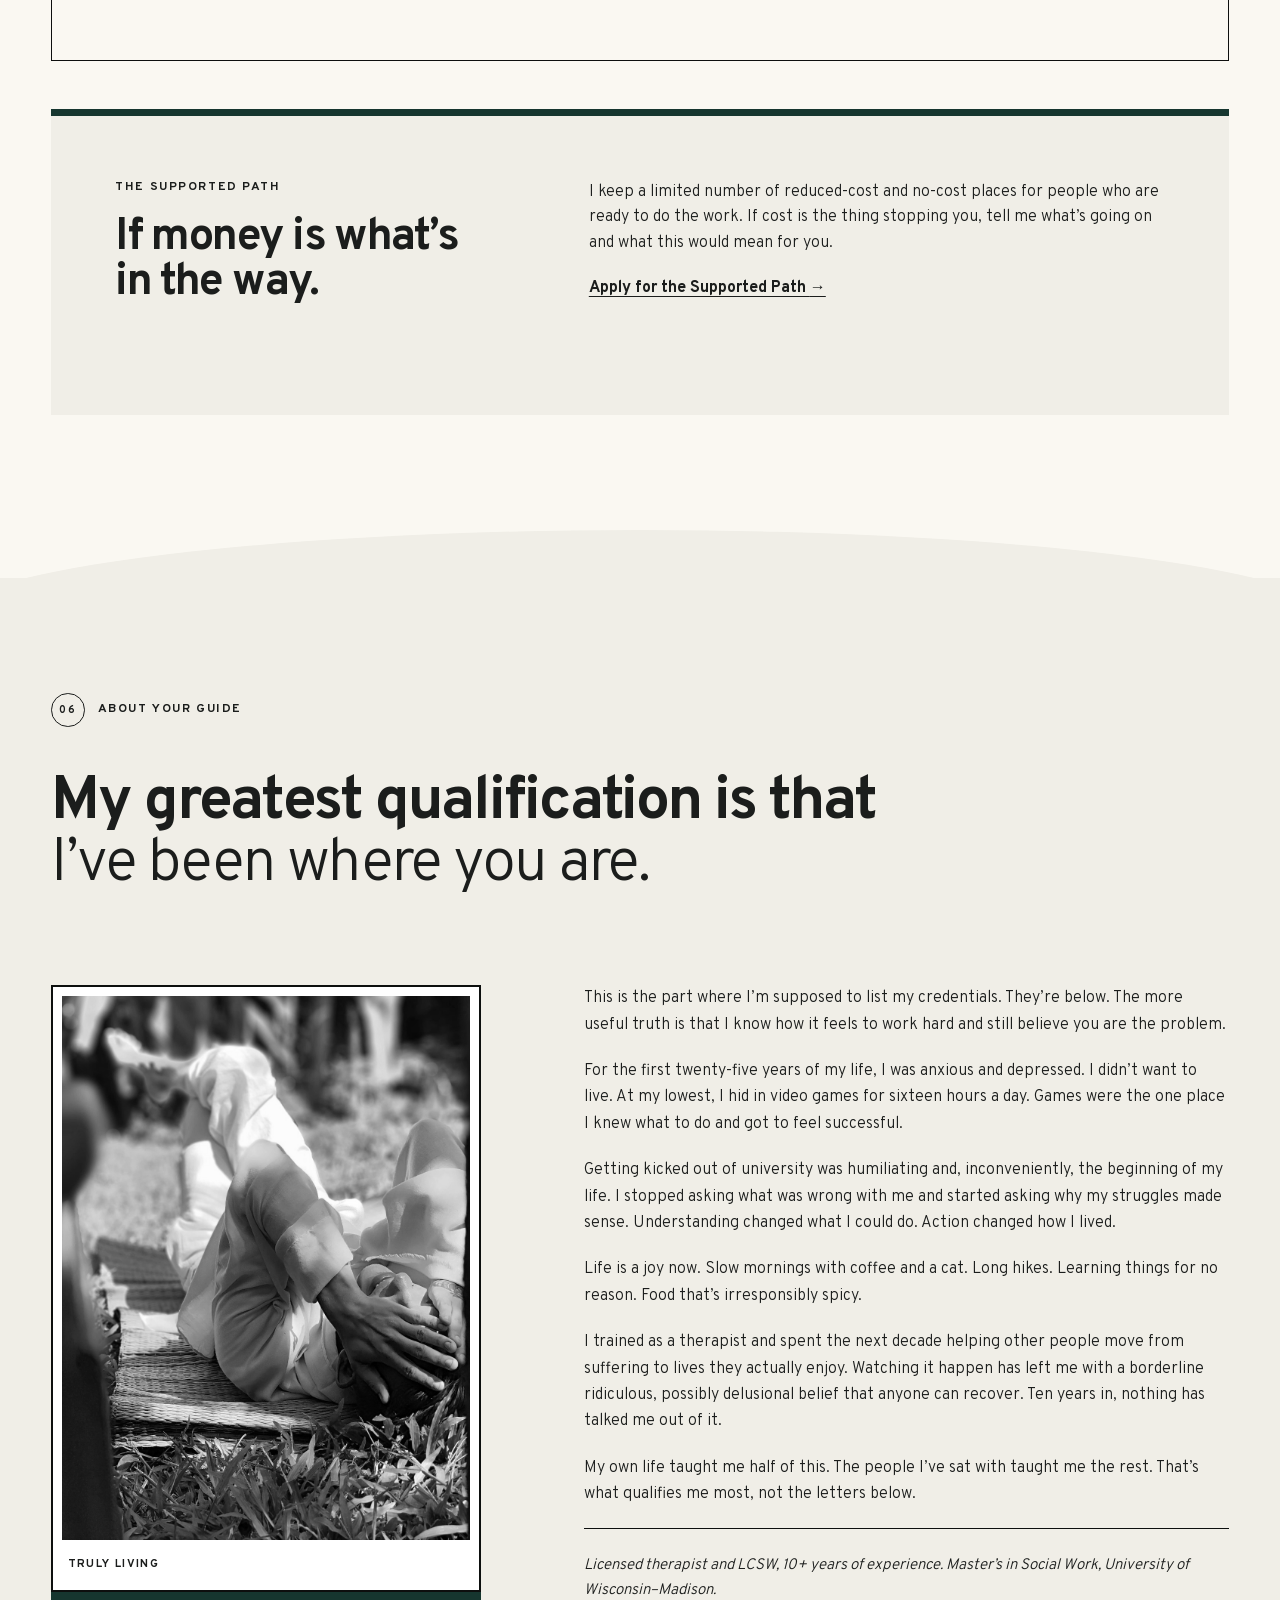
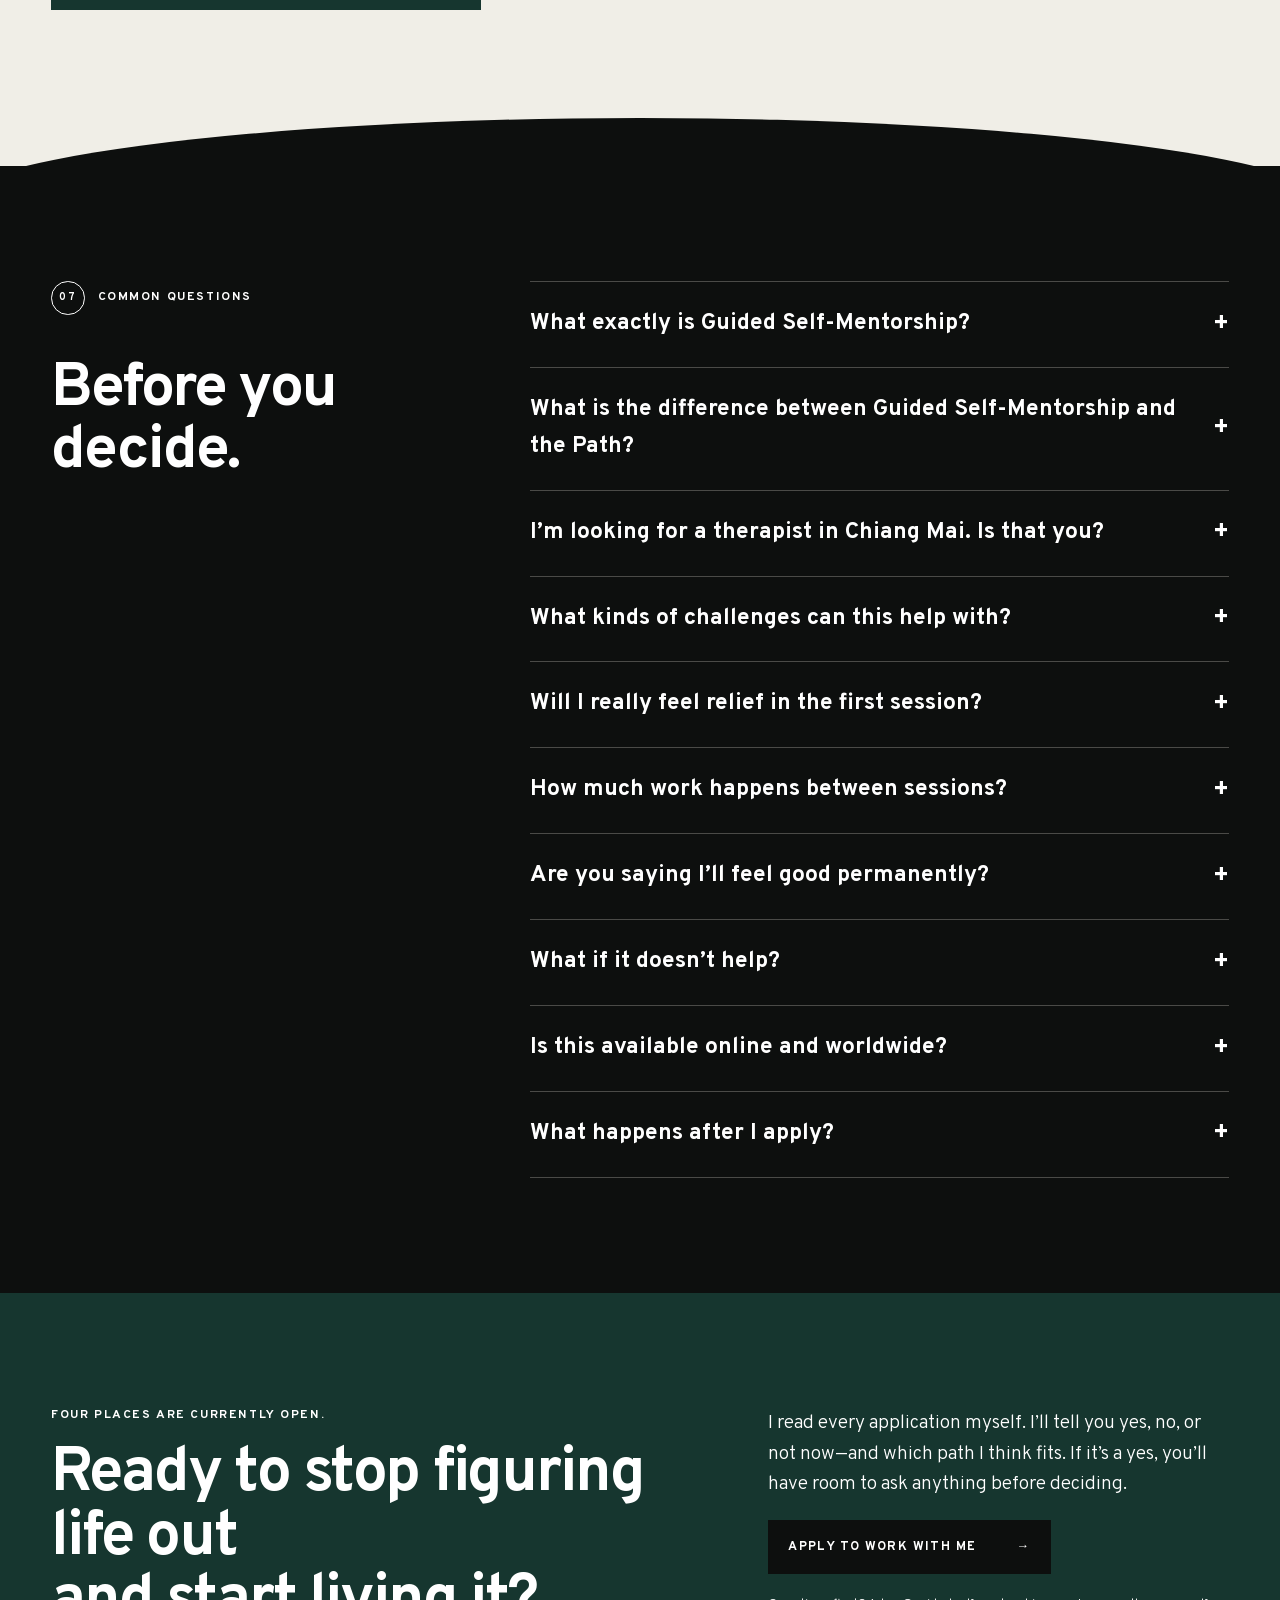
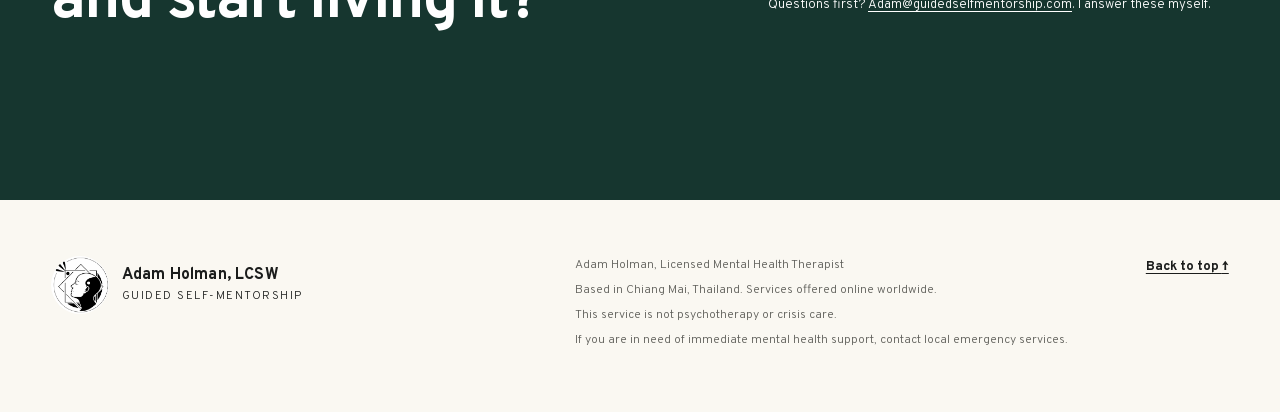
<file: how-it-works/index.html>
<!doctype html><html lang="en"><head><meta charset="utf-8"><meta name="viewport" content="width=device-width,initial-scale=1"><meta http-equiv="refresh" content="0;url=/#method"><link rel="canonical" href="https://www.guidedselfmentorship.com/#method"><title>How It Works | Guided Self-Mentorship</title><script>location.replace('/#method')</script></head><body><p>This page has moved to <a href="/#method">how Guided Self-Mentorship works</a>.</p></body></html>
</file>
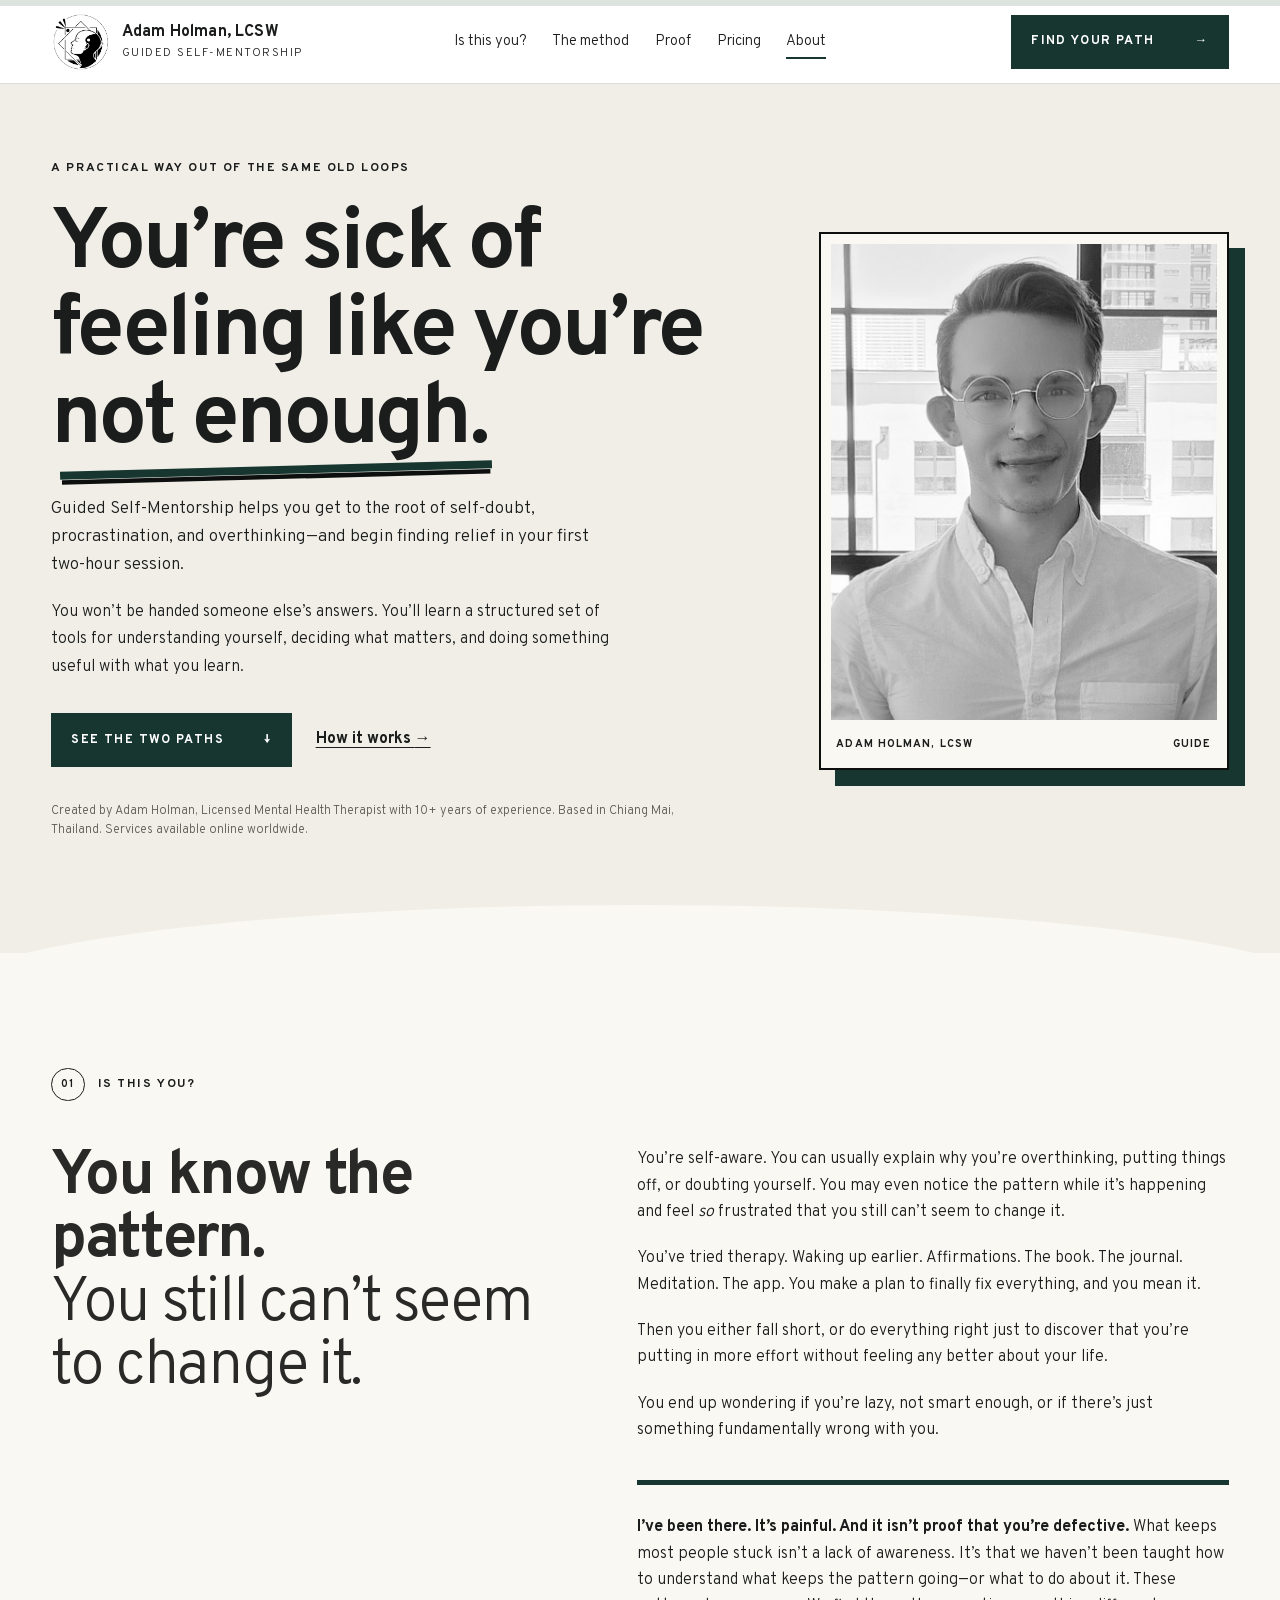
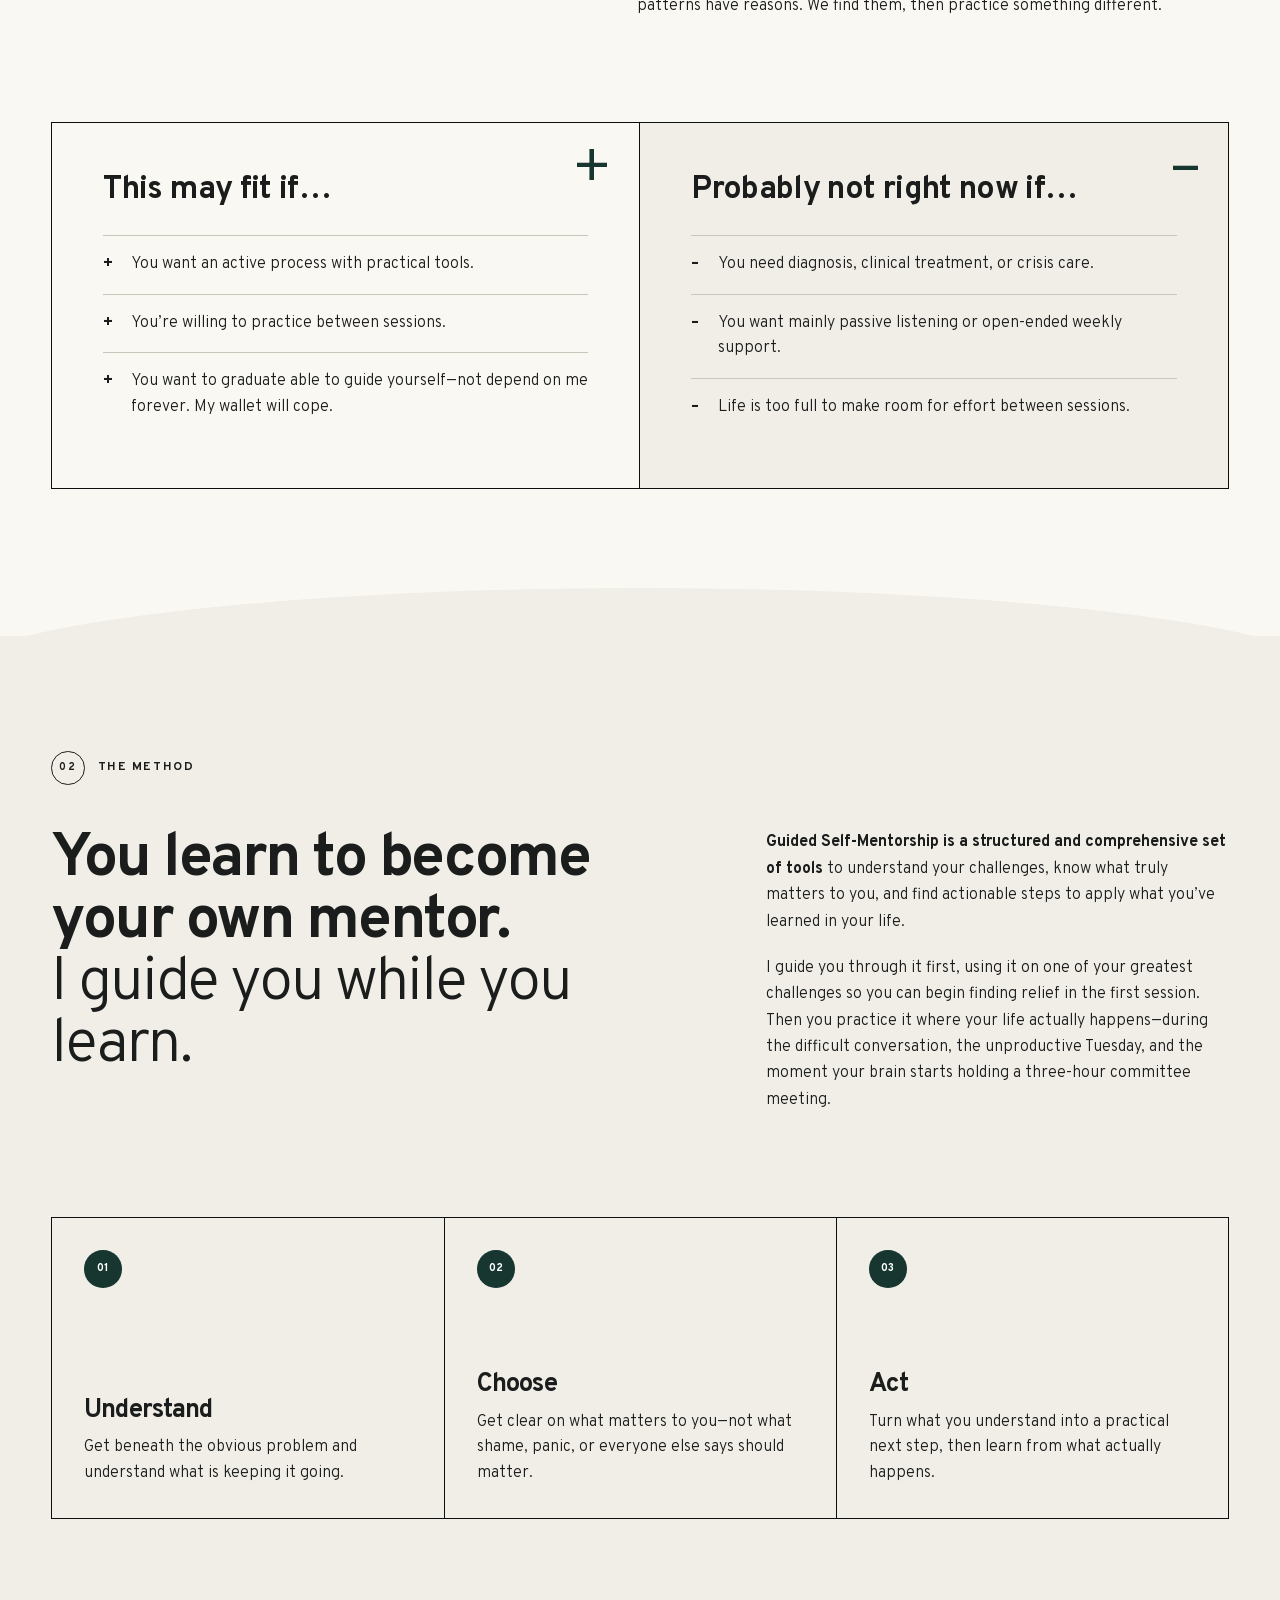
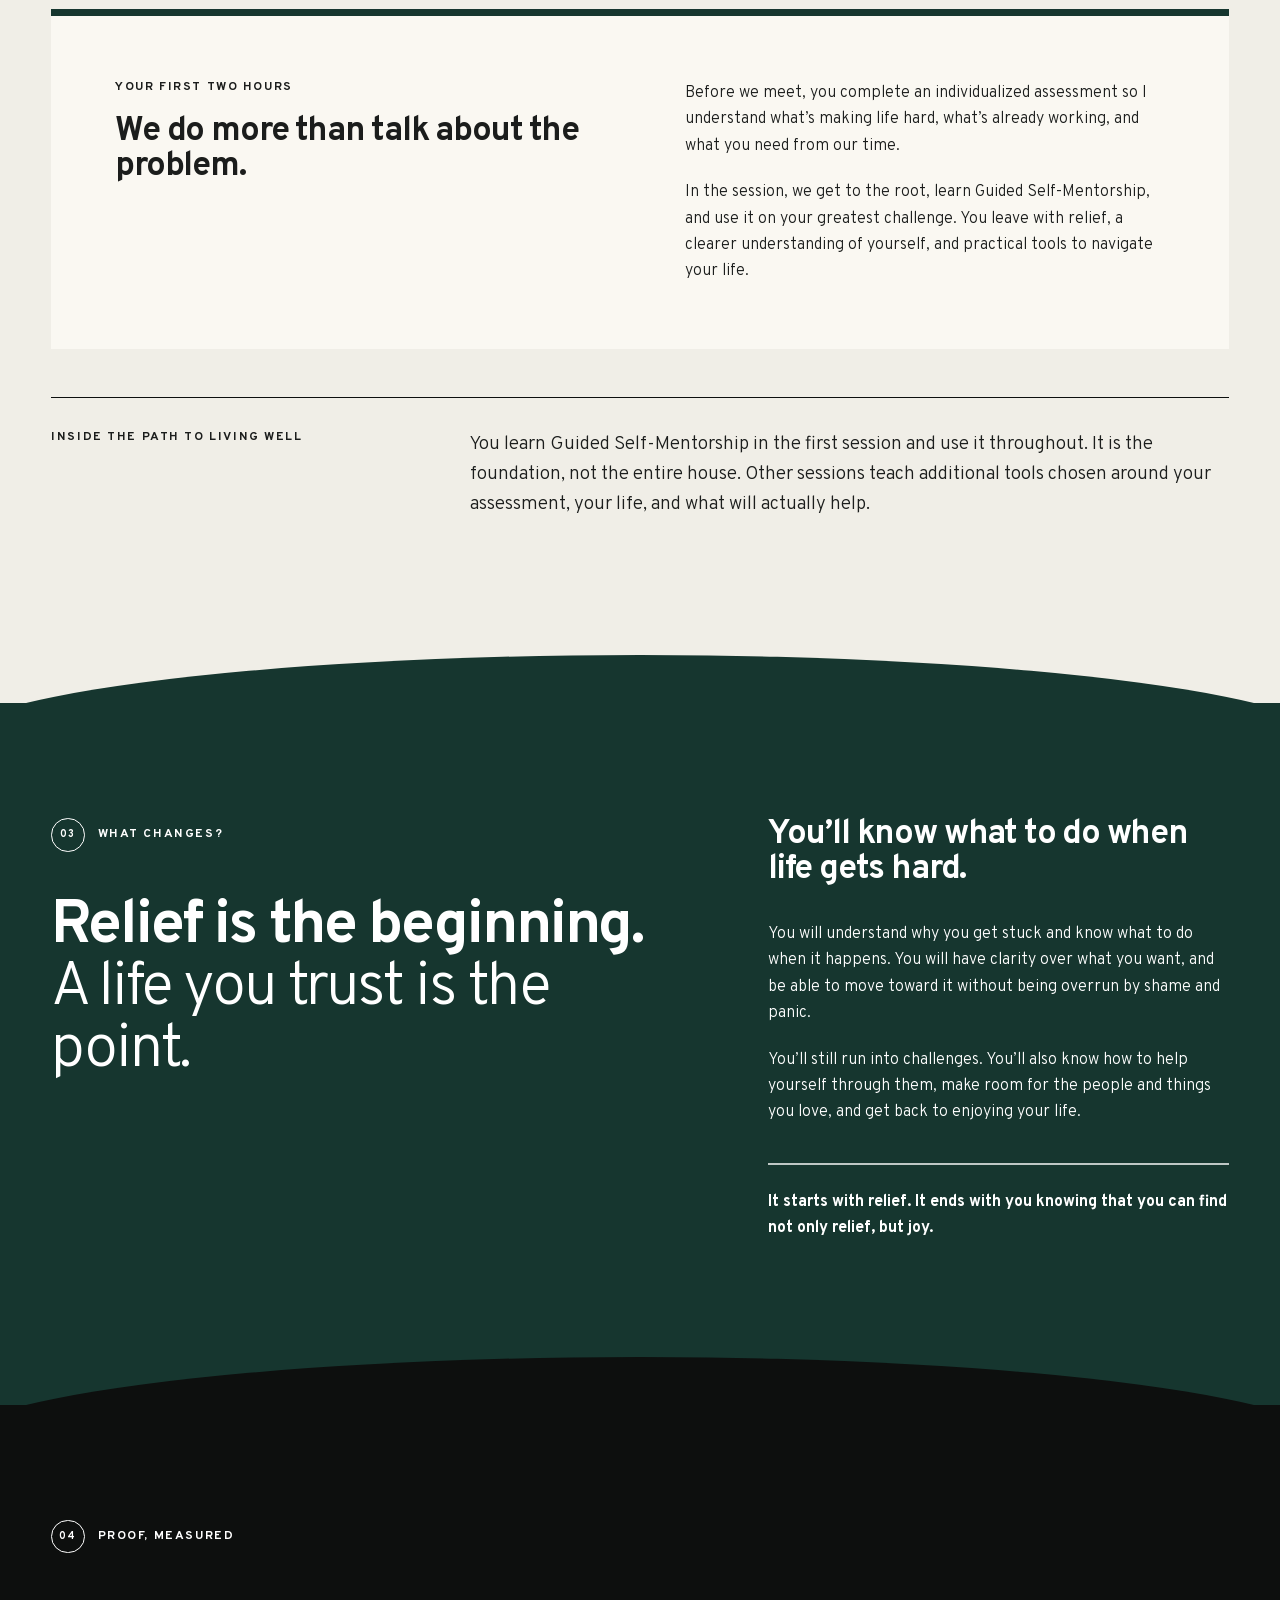
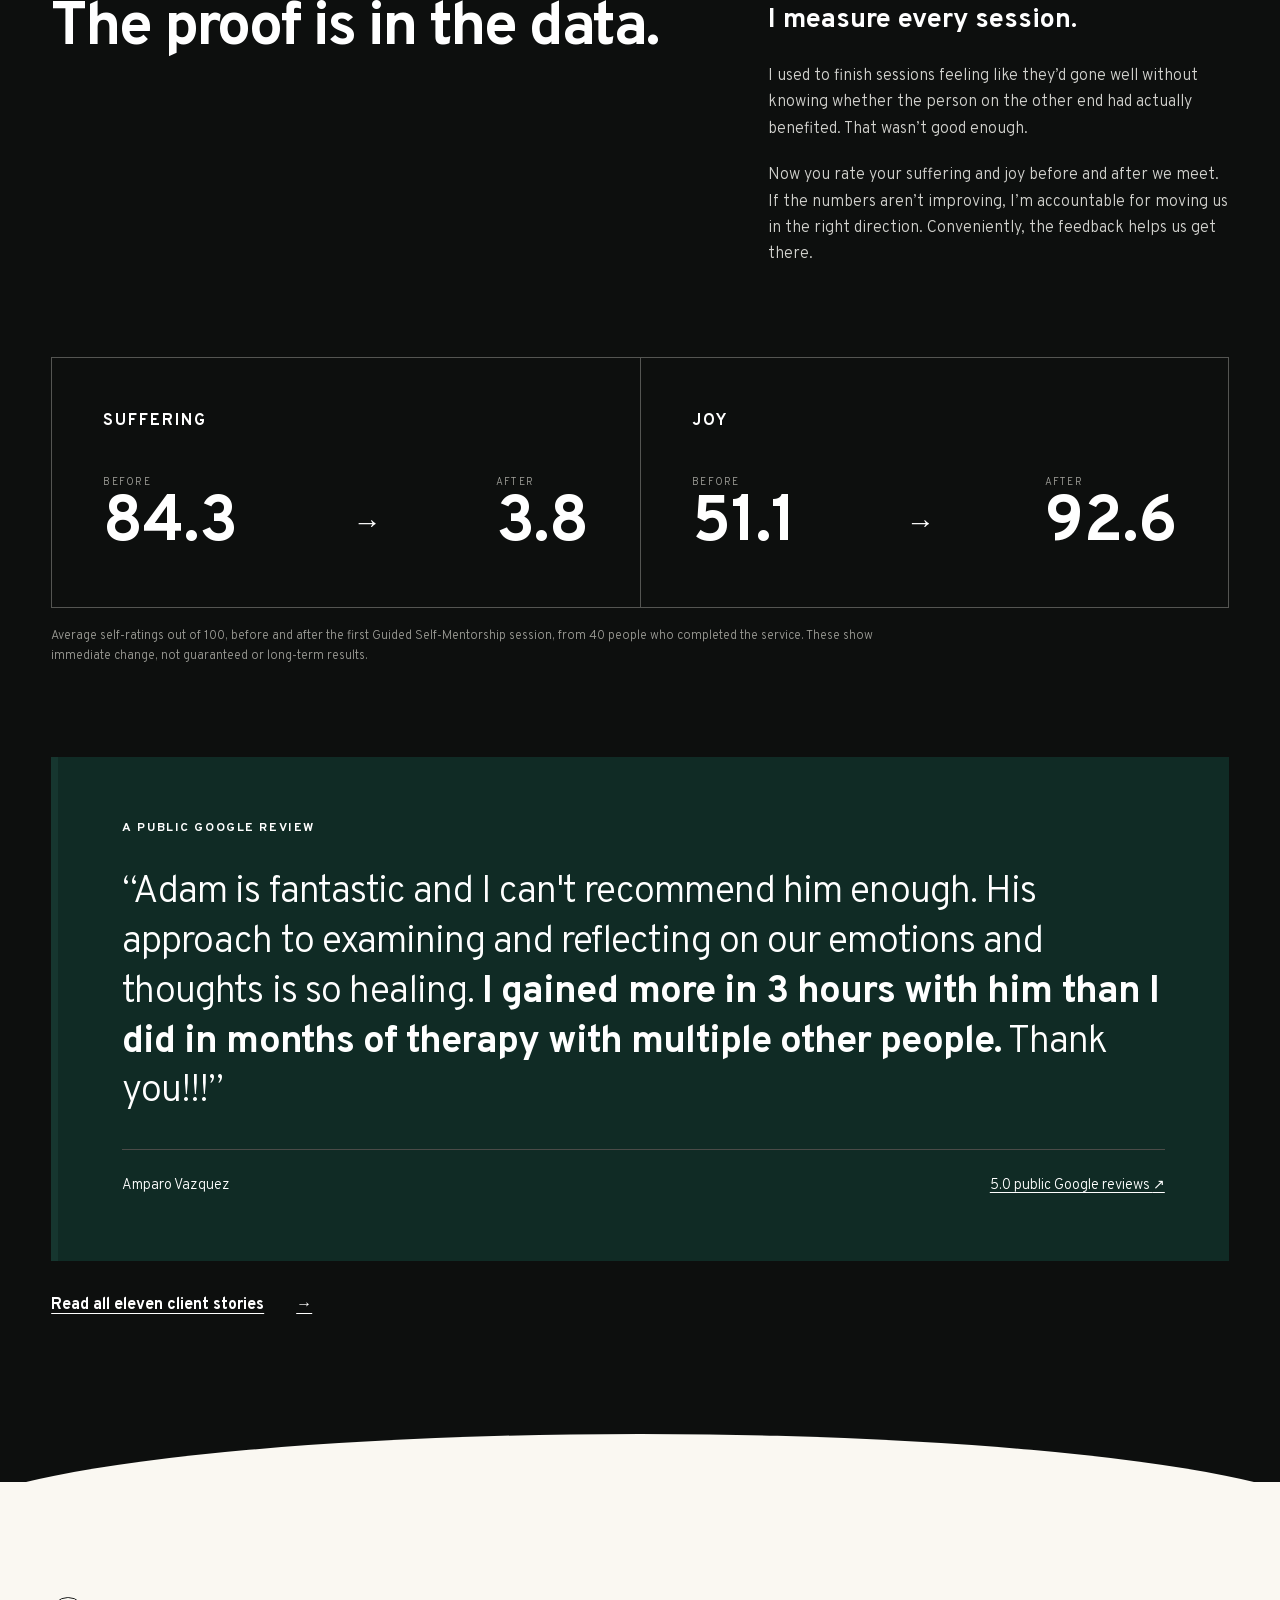
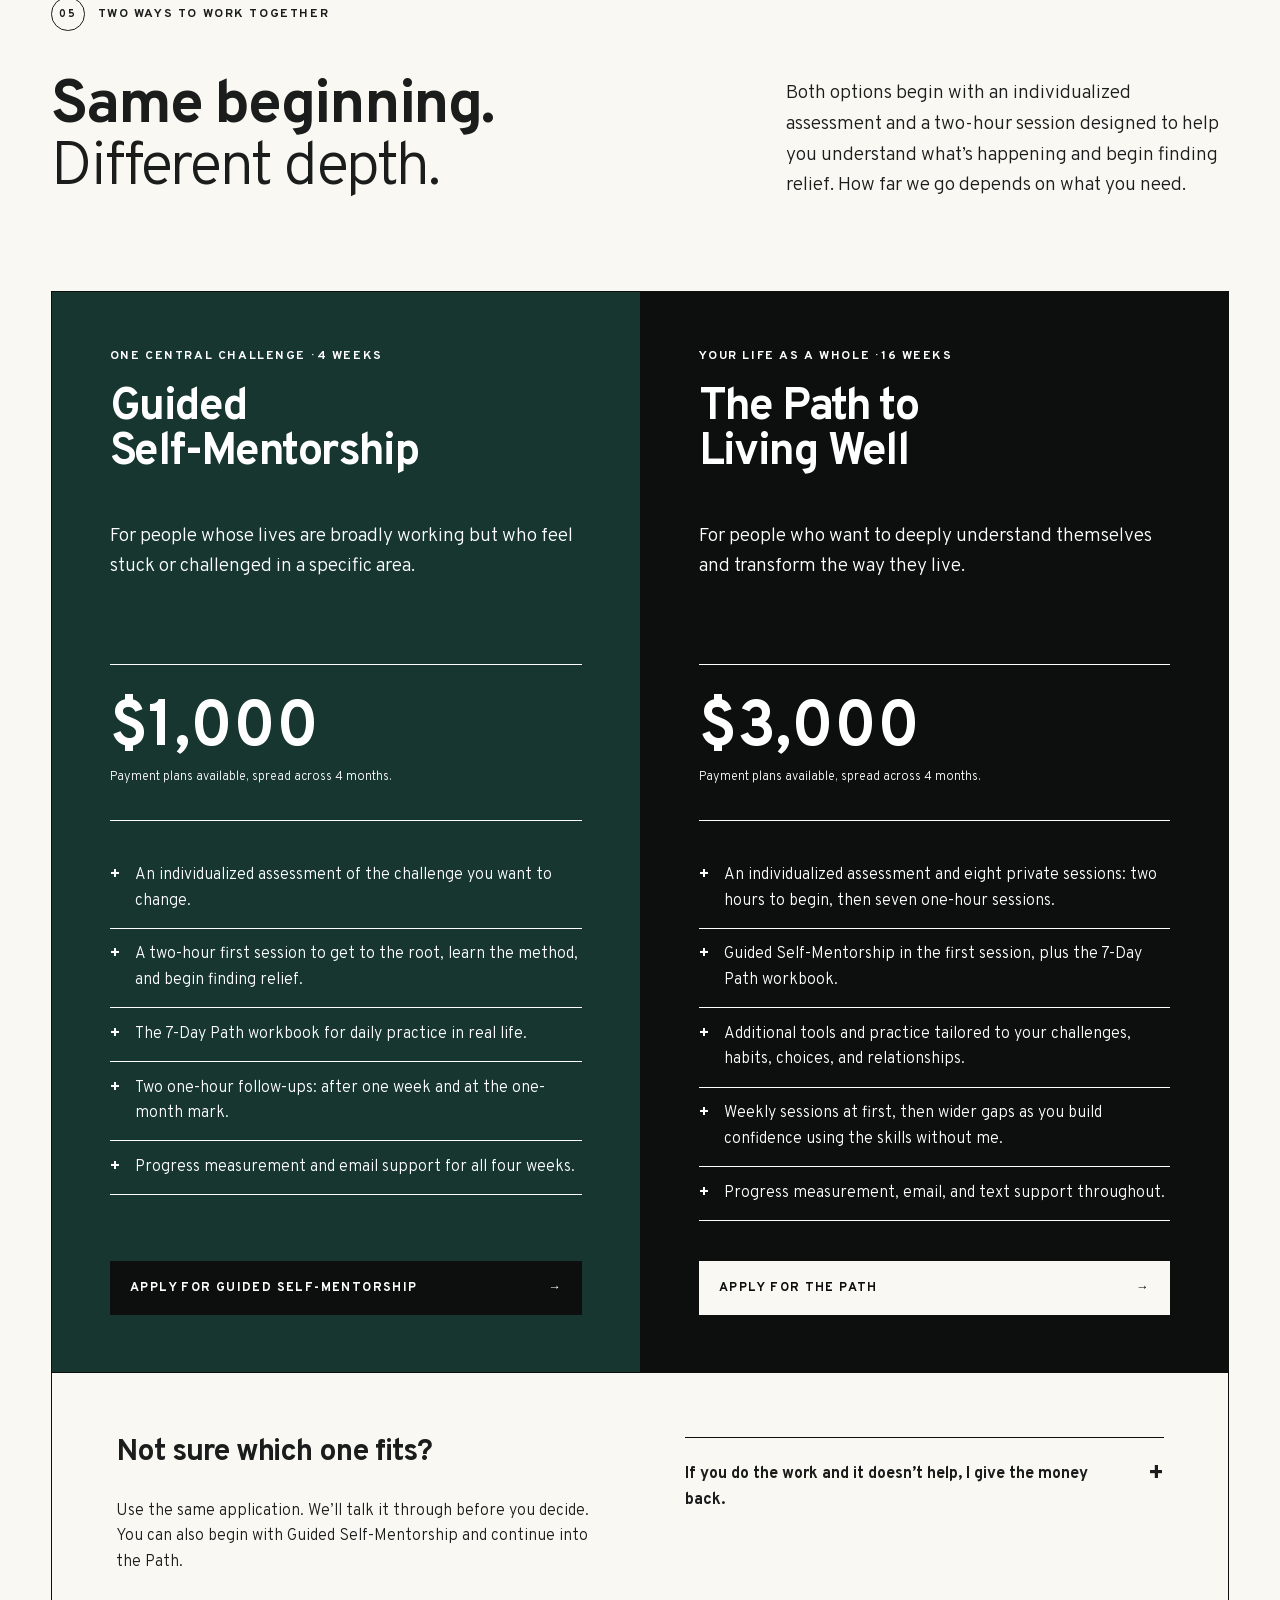
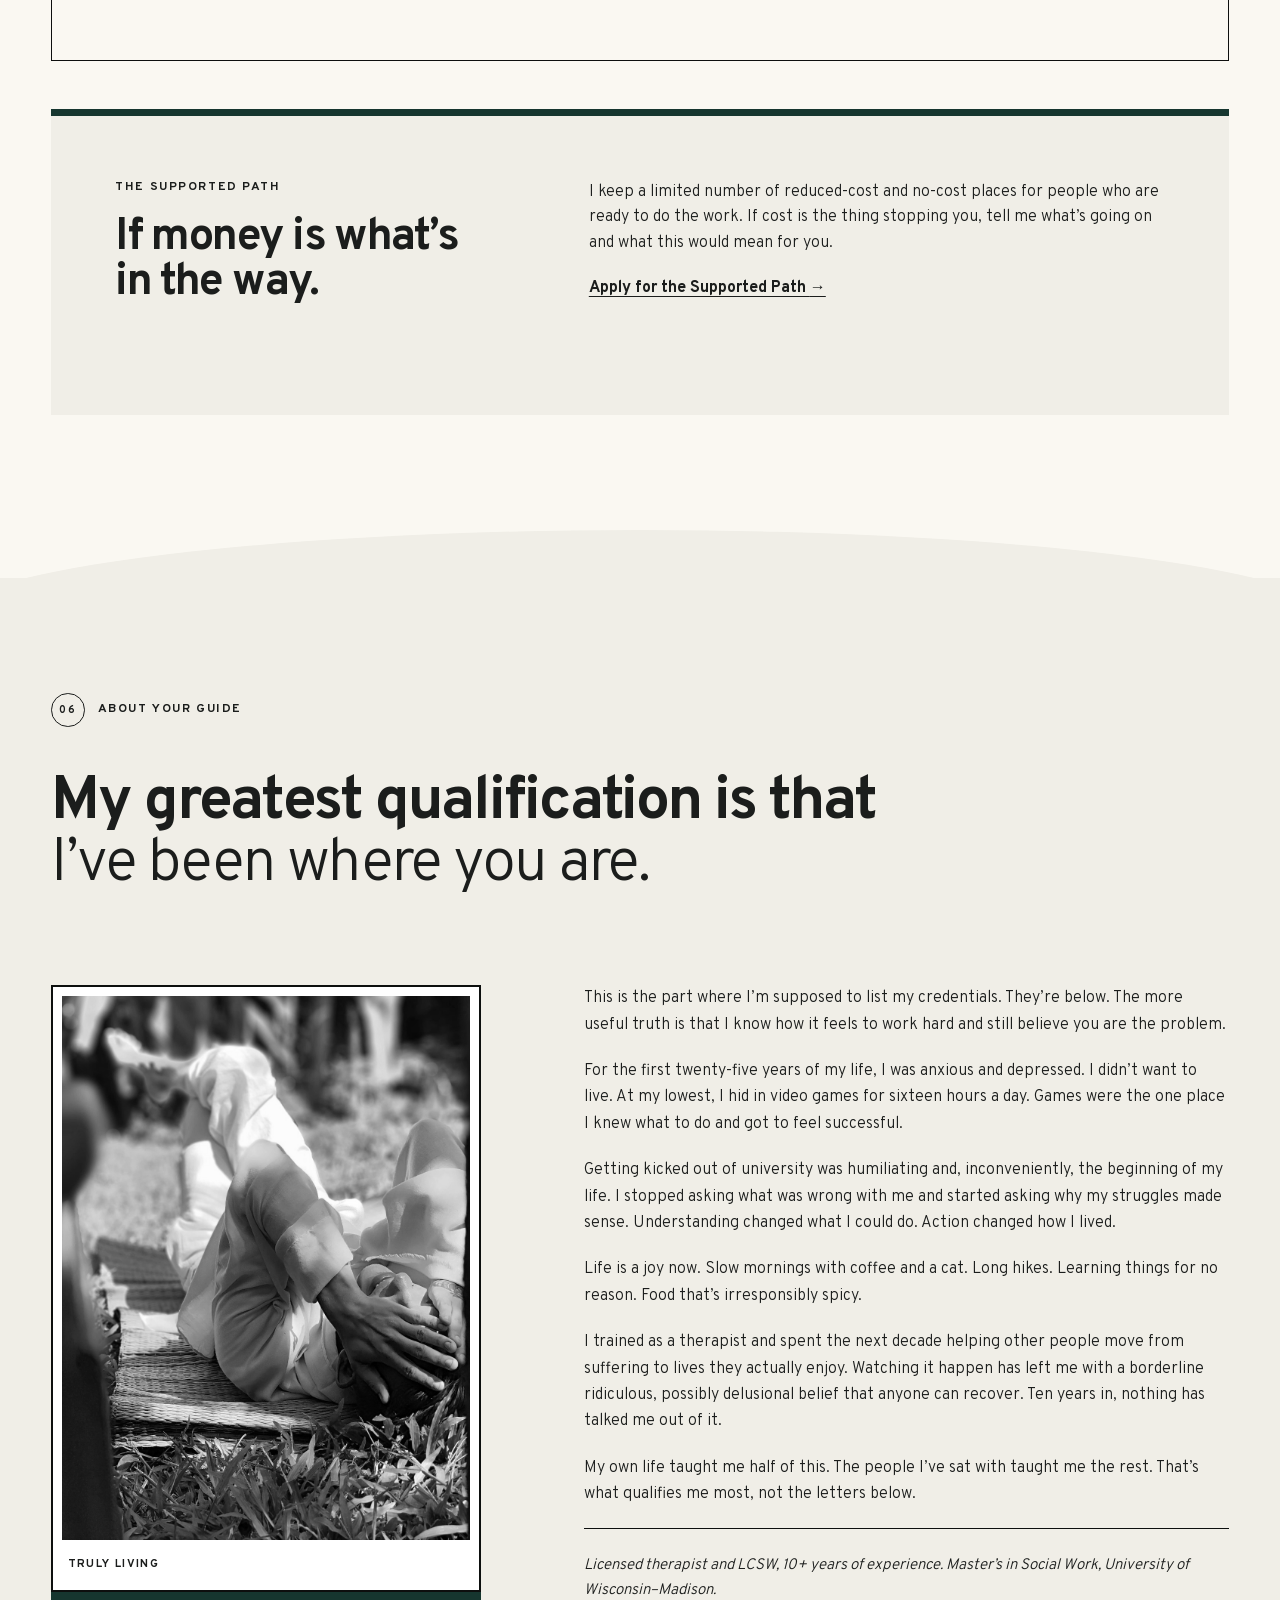
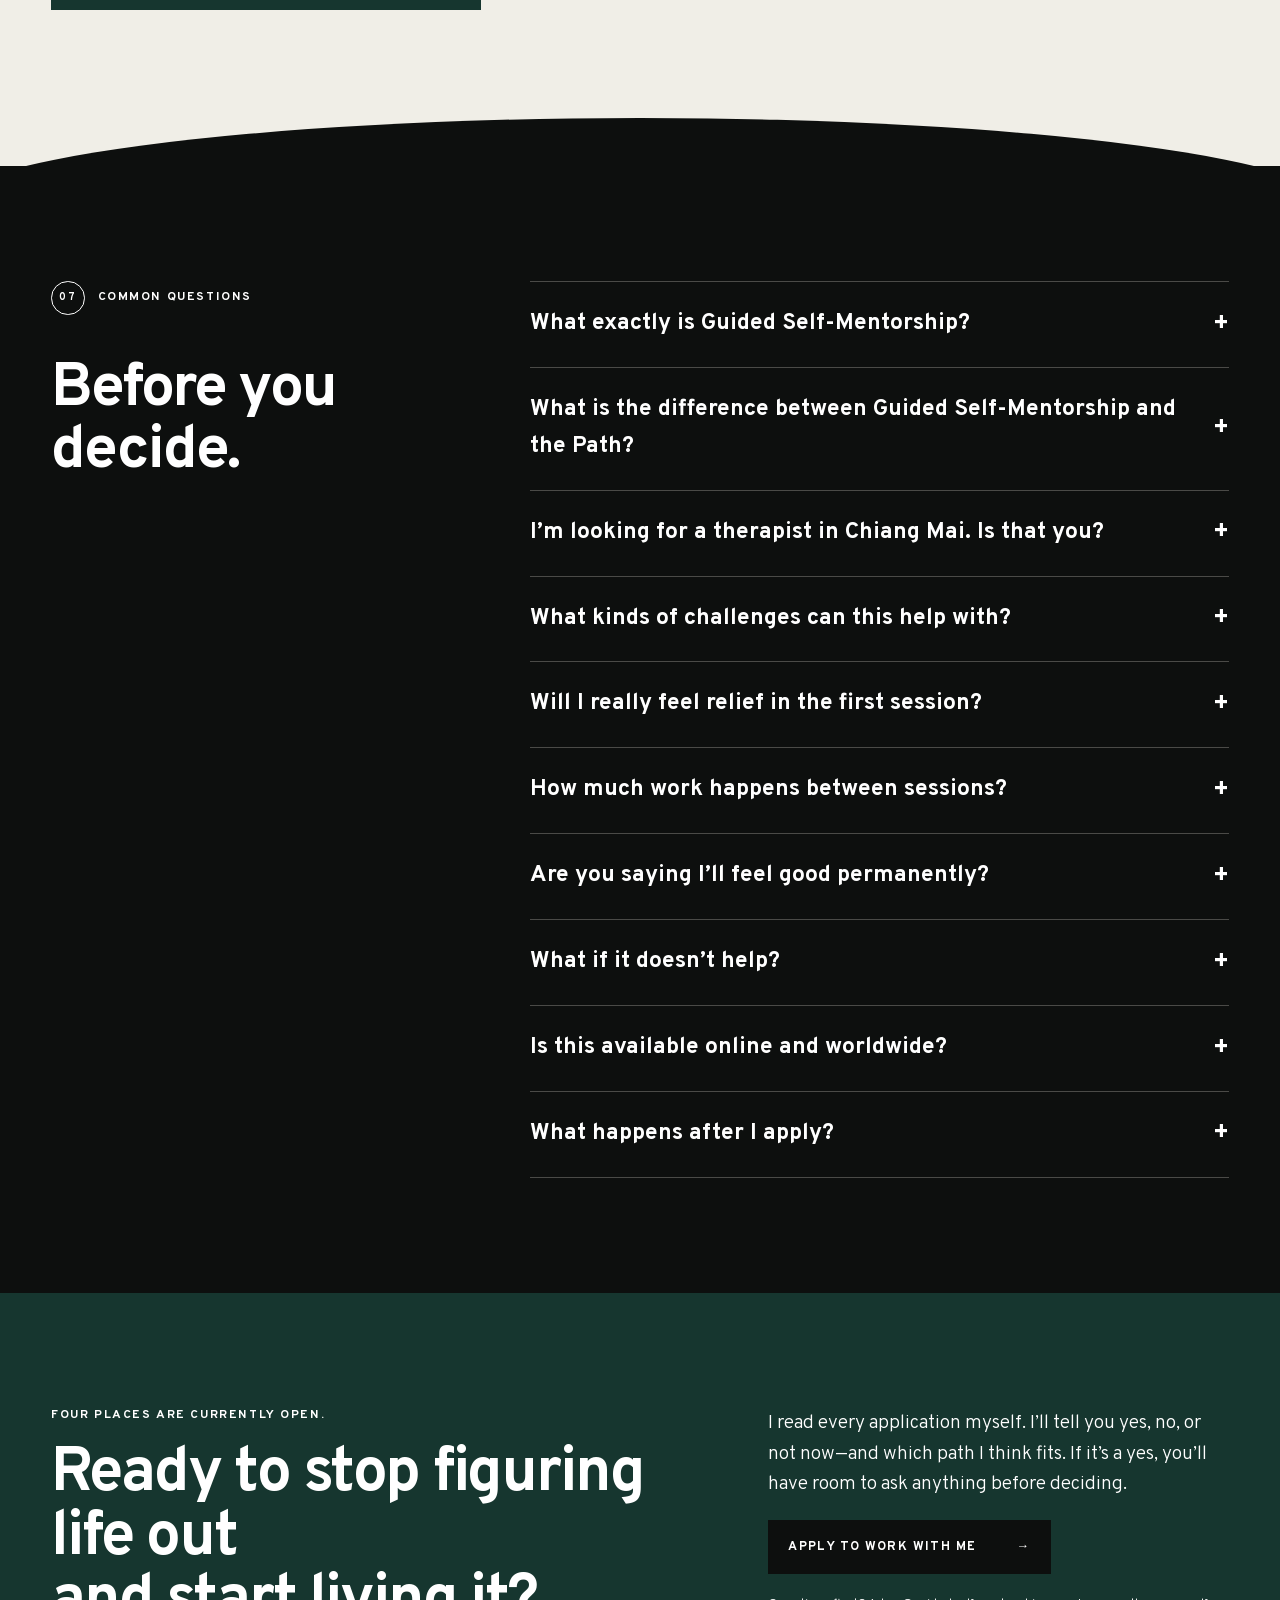
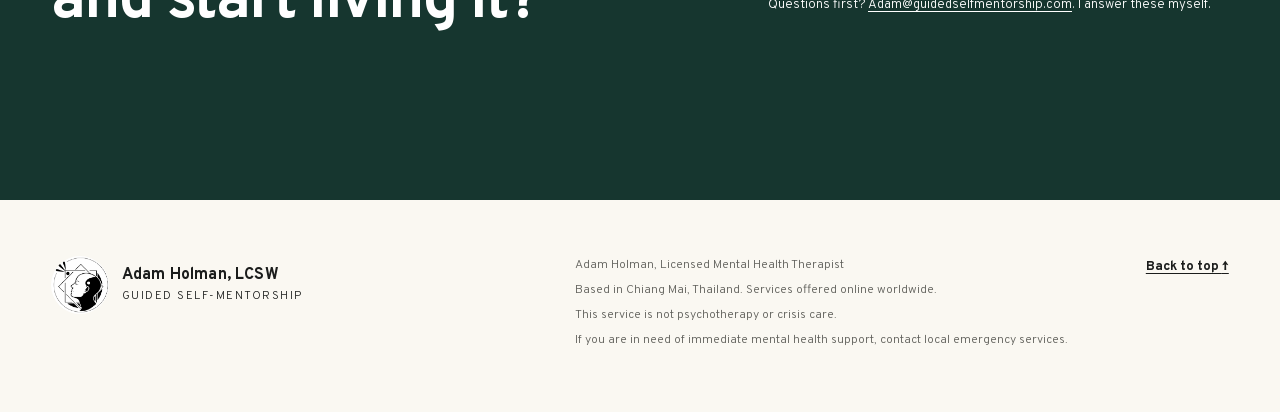
<file: the-selfmentorship-blog/index.html>
<!doctype html><html lang="en"><head><meta charset="utf-8"><meta name="viewport" content="width=device-width,initial-scale=1"><meta http-equiv="refresh" content="0;url=/"><link rel="canonical" href="https://www.guidedselfmentorship.com/"><title>Guided Self-Mentorship</title><script>location.replace('/')</script></head><body><p>The writing archive is being moved. <a href="/">Continue to Guided Self-Mentorship</a>.</p></body></html>
</file>
<file: styles.css>
@font-face{font-family:Overpass;src:url('assets/overpass-300.woff2') format('woff2');font-style:normal;font-weight:300;font-display:swap}
@font-face{font-family:Overpass;src:url('assets/overpass-400.woff2') format('woff2');font-style:normal;font-weight:400;font-display:swap}
@font-face{font-family:Overpass;src:url('assets/overpass-700.woff2') format('woff2');font-style:normal;font-weight:700;font-display:swap}

:root{
  --yellow:#16362f;
  --yellow-bright:#285d50;
  --ink:#0d0f0e;
  --charcoal:#1b1d1c;
  --soft:#f0eee7;
  --paper:#faf8f2;
  --muted:#68716d;
  --line:#c8c5b9;
  --page:1218px;
  --pad:clamp(1.25rem,4vw,4.5rem);
  --section:clamp(6rem,9vw,9rem);
}

*,*::before,*::after{box-sizing:border-box}
html{scroll-behavior:smooth;scroll-padding-top:96px}
body{margin:0;background:var(--paper);color:var(--charcoal);font-family:Overpass,Arial,sans-serif;font-size:1rem;font-weight:300;line-height:1.6;-webkit-font-smoothing:antialiased}
body:has(dialog[open]){overflow:hidden}
img{display:block;max-width:100%}
a{color:inherit;text-underline-offset:.22em}
button,a{font:inherit}
button{color:inherit}
strong{font-weight:700}
em{font-style:italic}
h1,h2,h3,p{margin-top:0}
h1,h2,h3{font-weight:700;line-height:1.02;letter-spacing:-.035em}
h1{font-size:clamp(3.6rem,6.7vw,5.7rem)}
h2{font-size:clamp(2.8rem,4.8vw,4.4rem)}
h3{font-size:clamp(1.4rem,2vw,2rem)}
p{margin-bottom:1.25rem}

.skip-link{position:fixed;top:.5rem;left:.5rem;z-index:999;background:#fff;color:#000;padding:.75rem 1rem;transform:translateY(-150%)}
.skip-link:focus{transform:none}
.reading-progress{position:fixed;inset:0 0 auto;height:5px;background:#dce4e0;box-shadow:0 1px 0 rgba(13,15,14,.12);z-index:1000}
.reading-progress span{display:block;width:100%;height:100%;background:var(--yellow-bright);transform:scaleX(0);transform-origin:left}

.site-header{position:sticky;top:0;z-index:100;min-height:84px;display:grid;grid-template-columns:minmax(250px,1fr) auto minmax(170px,1fr);align-items:center;gap:1.5rem;padding:.55rem var(--pad);background:rgba(255,255,255,.95);border-bottom:1px solid #deded9;backdrop-filter:blur(12px)}
.brand{display:inline-flex;align-items:center;gap:.8rem;width:max-content;text-decoration:none}
.brand-mark{position:relative;display:block;width:58px;height:58px;overflow:hidden;flex:none;border-radius:50%}
.brand-mark img{height:58px;width:auto;max-width:none}
.brand-name{display:grid;line-height:1.1}
.brand-name strong{font-size:1rem;letter-spacing:.01em}
.brand-name small{margin-top:.32rem;font-size:.72rem;text-transform:uppercase;letter-spacing:.13em}
.site-header nav{display:flex;align-items:center;gap:clamp(1rem,2vw,2rem);white-space:nowrap}
.site-header nav a{position:relative;text-decoration:none;font-size:.93rem}
.site-header nav a::after{content:'';position:absolute;left:0;right:100%;bottom:-.35rem;height:2px;background:var(--yellow);transition:right .2s ease}
.site-header nav a:hover::after,.site-header nav a:focus-visible::after,.site-header nav a[aria-current='location']::after{right:0}
.header-cta{justify-self:end}

.button{display:inline-flex;align-items:center;justify-content:space-between;gap:2.5rem;min-height:54px;padding:.95rem 1.2rem;border:1px solid var(--yellow);background:var(--yellow);color:#fff;text-decoration:none;text-transform:uppercase;font-size:.79rem;font-weight:700;letter-spacing:.11em;transition:background .2s ease,color .2s ease,transform .2s ease}
.button:hover,.button:focus-visible{background:var(--ink);color:#fff;transform:translateY(-2px)}
.text-link,.stories-link{font-weight:700;text-decoration-thickness:1px}
.page-width{width:min(var(--page),calc(100% - (var(--pad) * 2)));margin-inline:auto}
.section-space{padding-block:var(--section)}
.soft{background:var(--soft)}
.white{background:var(--paper)}
.yellow{background:var(--yellow);color:#fff}
.dark{background:var(--ink);color:#fff}
.kicker,.section-label{font-size:.76rem;line-height:1.25;font-weight:700;text-transform:uppercase;letter-spacing:.13em}
.section-label{display:flex;align-items:center;gap:.8rem;margin-bottom:clamp(2rem,3.5vw,3.5rem)}
.section-label span{display:grid;place-items:center;width:2.1rem;height:2.1rem;border:1px solid currentColor;border-radius:50%;font-size:.65rem}
.prose{font-size:clamp(1rem,1.25vw,1.1rem);line-height:1.65}
.prose p:last-child{margin-bottom:0}

section{position:relative;overflow:hidden}
.curve{position:absolute;z-index:2;left:-5%;bottom:-46px;width:110%;height:94px;border-radius:50% 50% 0 0 / 100% 100% 0 0;pointer-events:none}
.curve-white{background:var(--paper)}
.curve-soft{background:var(--soft)}
.curve-yellow{background:var(--yellow)}
.curve-dark{background:var(--ink)}

.hero{min-height:calc(100svh - 84px);display:flex;flex-direction:column;padding:clamp(4.5rem,6vw,5.25rem) 0 7rem}
.hero-grid{display:grid;grid-template-columns:minmax(0,1fr) minmax(380px,410px);gap:clamp(5rem,8vw,7rem);align-items:center}
.hero-copy{max-width:690px}
.hero .kicker{margin-bottom:1.6rem}
.hero h1{max-width:690px;margin-bottom:2rem;color:var(--charcoal);font-size:clamp(3.6rem,6.7vw,5.7rem)}
.hero h1 .underline{position:relative;display:inline-block;white-space:nowrap}
.hero h1 .underline::after{content:'';position:absolute;left:2%;right:-1%;bottom:-.11em;height:.09em;background:var(--yellow);transform:rotate(-1.5deg);box-shadow:0 .08em 0 -0.02em var(--ink)}
.hero-lead{max-width:560px;margin-bottom:1.2rem;font-size:clamp(1.08rem,1.35vw,1.25rem);line-height:1.62}
.hero-plain{max-width:560px;margin-bottom:2rem;font-size:1rem;line-height:1.7}
.hero-actions{display:flex;align-items:center;gap:1.5rem;margin-bottom:2.2rem}
.hero-credit{max-width:640px;margin:0;color:#5a5a56;font-size:.78rem;line-height:1.55}
.portrait-card{position:relative;width:100%;max-width:410px;justify-self:end;margin:0;padding:10px 10px 0;background:var(--paper);border:2px solid var(--ink);box-shadow:16px 16px 0 var(--yellow);transform:rotate(1.2deg)}
.portrait-wrap{overflow:hidden;aspect-ratio:.81/1}
.portrait-wrap img{width:100%;height:100%;object-fit:cover;filter:grayscale(1);transition:filter .35s ease,transform .5s ease}
.portrait-card:hover img{filter:grayscale(0);transform:scale(1.025)}
.portrait-card figcaption{display:flex;justify-content:space-between;gap:1rem;padding:1rem .35rem .9rem;text-transform:uppercase;font-size:.68rem;font-weight:700;letter-spacing:.1em}
.hero-enter{animation:enter .65s both cubic-bezier(.22,.61,.36,1)}
.hero-enter:nth-child(2){animation-delay:.06s}.hero-enter:nth-child(3){animation-delay:.12s}.hero-enter:nth-child(4){animation-delay:.18s}.hero-enter:nth-child(5){animation-delay:.24s}.hero-enter:nth-child(6){animation-delay:.3s}
@keyframes enter{from{opacity:0;transform:translateY(20px)}to{opacity:1;transform:translateY(0)}}

.recognition{padding-bottom:calc(var(--section) + 2rem)}
.recognition-grid{display:grid;grid-template-columns:minmax(0,.9fr) minmax(360px,1.1fr);gap:clamp(3rem,8vw,8rem);align-items:start}
.recognition h2{font-size:clamp(2.9rem,4.85vw,4.4rem);color:#292a28}
.recognition h2 span,.method h2 span,.pricing-heading h2 span,.about-heading h2 span,.outcome h2 span{font-weight:300}
.recognition-copy{max-width:650px}
.recognition-turn{margin-top:2.3rem;padding-top:1.8rem;border-top:5px solid var(--yellow)}
.fit-panel{display:grid;grid-template-columns:1fr 1fr;margin-top:clamp(4rem,8vw,8rem);border:1px solid var(--ink)}
.fit-column{position:relative;padding:clamp(2rem,4vw,4rem)}
.fit-column:first-child{border-right:1px solid var(--ink)}
.fit-column h3{margin-bottom:1.75rem;font-size:2rem;letter-spacing:-.02em}
.fit-column ul{list-style:none;margin:0;padding:0}
.fit-column li{position:relative;padding:1rem 0 1rem 1.7rem;border-top:1px solid var(--line)}
.fit-column li::before{content:'+';position:absolute;left:0;font-weight:700}
.not-fit{background:var(--soft)}
.not-fit li::before{content:'–'}
.fit-symbol{position:absolute;right:1.6rem;top:1rem;margin:0;color:var(--yellow);font-size:4rem;font-weight:300;line-height:1}

.method{padding-bottom:calc(var(--section) + 3rem)}
.method-intro{display:grid;grid-template-columns:1.15fr .85fr;gap:clamp(3rem,7vw,7rem);align-items:start}
.method-intro h2{font-size:clamp(2.8rem,4.75vw,4.4rem)}
.method-steps{display:grid;grid-template-columns:repeat(3,1fr);gap:0;margin:clamp(4rem,7vw,7rem) 0;padding:0;list-style:none;border:1px solid var(--ink)}
.method-steps li{min-height:300px;padding:2rem;display:flex;flex-direction:column}
.method-steps li+li{border-left:1px solid var(--ink)}
.step-number{display:grid;place-items:center;width:2.35rem;height:2.35rem;margin-bottom:auto;background:var(--yellow);color:#fff;border-radius:50%;font-size:.7rem;font-weight:700}
.method-steps h3{margin:2.5rem 0 .7rem;font-size:1.6rem}
.method-steps p{margin:0}
.first-session{display:grid;grid-template-columns:1fr 1fr;gap:clamp(3rem,7vw,7rem);padding:clamp(2.4rem,5vw,5rem);background:var(--paper);border-top:7px solid var(--yellow)}
.first-session h3{font-size:clamp(2rem,2.65vw,2.6rem)}
.path-note{display:grid;grid-template-columns:.45fr 1fr;gap:clamp(2rem,6vw,6rem);align-items:start;padding:2rem 0 0;border-top:1px solid var(--ink);margin-top:3rem}
.path-note p:last-child{max-width:760px;font-size:1.17rem}

.outcome{padding-bottom:calc(var(--section) + 3rem);color:#fff}
.outcome-grid{display:grid;grid-template-columns:1fr .75fr;gap:clamp(3rem,8vw,8rem);align-items:start}
.outcome h2{font-size:clamp(2.8rem,4.75vw,4.4rem)}
.outcome-copy h3{font-size:clamp(2rem,2.65vw,2.6rem)}
.outcome-last{margin-top:2.3rem;padding-top:1.5rem;border-top:2px solid rgba(255,255,255,.72);font-weight:700}

.proof{padding-bottom:calc(var(--section) + 3rem)}
.proof .section-label span{border-color:#fff;color:#fff}
.proof-intro{display:grid;grid-template-columns:1fr .75fr;gap:clamp(3rem,8vw,8rem);align-items:start}
.proof h2{color:#fff;font-size:clamp(3rem,4.75vw,4.4rem)}
.proof .prose{color:#d2d2ce}
.proof-lead{color:#fff;font-size:1.7rem;font-weight:700}
.measurements{display:grid;grid-template-columns:1fr 1fr;margin:clamp(4rem,7vw,7rem) 0 1.2rem;border:1px solid #545552}
.measurements article{padding:clamp(2rem,4vw,4rem)}
.measurements article+article{border-left:1px solid #545552}
.measurements article>p{margin-bottom:2.5rem;color:#fff;font-weight:700;text-transform:uppercase;letter-spacing:.12em}
.measurements article>div{display:flex;align-items:end;justify-content:space-between;gap:1rem}
.measurements span{display:grid}
.measurements small{color:#a6a6a0;text-transform:uppercase;font-size:.65rem;letter-spacing:.12em}
.measurements strong{font-size:clamp(3rem,5vw,5rem);line-height:1}
.measurements b{padding-bottom:.5rem;color:#fff;font-size:1.8rem}
.proof-note{max-width:880px;color:#9b9b95;font-size:.78rem}
.testimonial{margin-top:clamp(4rem,7vw,7rem);padding:clamp(2.4rem,5vw,5rem);background:#102b25;border-left:7px solid var(--yellow)}
.testimonial blockquote{margin:2rem 0;font-size:clamp(1.6rem,3vw,3.2rem);line-height:1.3;letter-spacing:-.025em}
.testimonial blockquote strong{color:#fff}
.testimonial-footer{display:flex;justify-content:space-between;gap:2rem;padding-top:1.5rem;border-top:1px solid #4a4b48;font-size:.9rem}
.stories-link{display:inline-flex;gap:2rem;margin-top:2rem;color:#fff}

.pricing{padding-bottom:calc(var(--section) + 3rem)}
.pricing-heading{display:grid;grid-template-columns:1fr .7fr;gap:clamp(3rem,8vw,8rem);align-items:end;margin-bottom:clamp(4rem,7vw,7rem)}
.pricing-heading h2{margin-bottom:0}
.pricing-heading>p{margin:0;font-size:1.2rem}
.offers{display:grid;grid-template-columns:1fr 1fr;border:1px solid var(--ink)}
.offer{display:flex;flex-direction:column;min-height:760px;padding:clamp(2rem,4.5vw,4.5rem)}
.offer+.offer{border-left:1px solid var(--ink)}
.offer h3{font-size:clamp(2.4rem,3.5vw,3.8rem)}
.offer-top>p:last-child{min-height:4.9em;font-size:1.2rem}
.gsm-offer{background:var(--yellow);color:#fff}
.path-offer{background:var(--ink);color:#fff}
.offer-price{display:grid;gap:.45rem;padding:2rem 0;margin:1.8rem 0;border-block:1px solid currentColor}
.offer-price strong{font-size:clamp(3rem,5vw,5.2rem);line-height:1}
.offer-price span{font-size:.78rem}
.offer ul{list-style:none;margin:0 0 2.5rem;padding:0}
.offer li{position:relative;padding:.85rem 0 .85rem 1.6rem;border-bottom:1px solid currentColor}
.offer li::before{content:'+';position:absolute;left:0;font-weight:700}
.offer .button{width:100%;margin-top:auto}
.dark-button{background:var(--ink);color:#fff;border-color:var(--ink)}
.dark-button:hover,.dark-button:focus-visible{background:var(--paper);color:var(--ink)}
.light-button{background:var(--paper);color:var(--ink);border-color:var(--paper)}
.light-button:hover,.light-button:focus-visible{background:var(--yellow);color:#fff;border-color:var(--yellow)}
.pricing-notes{display:grid;grid-template-columns:1fr 1fr;gap:clamp(3rem,7vw,7rem);padding:clamp(2.5rem,5vw,5rem);border:1px solid var(--ink);border-top:0}
.pricing-notes h3{font-size:1.9rem}
.pricing-notes details{border-top:1px solid var(--ink)}
.pricing-notes summary,.faq summary{display:flex;justify-content:space-between;gap:2rem;cursor:pointer;list-style:none;font-weight:700}
.pricing-notes summary{padding:1.5rem 0}
.pricing-notes summary::-webkit-details-marker,.faq summary::-webkit-details-marker{display:none}
.pricing-notes summary span,.faq summary span{font-size:1.6rem;line-height:1;transition:transform .2s ease}
.pricing-notes details[open] summary span,.faq details[open] summary span{transform:rotate(45deg)}
.supported{display:grid;grid-template-columns:.8fr 1.2fr;gap:clamp(3rem,7vw,7rem);padding:clamp(2.5rem,5vw,5rem);margin-top:3rem;background:var(--soft);border-top:7px solid var(--yellow)}
.supported h3{font-size:clamp(2rem,3.5vw,3.5rem)}
.supported a{font-weight:700}

.about{padding-bottom:calc(var(--section) + 3rem)}
.about-heading h2{font-size:clamp(2.8rem,4.75vw,4.4rem)}
.about-grid{display:grid;grid-template-columns:.8fr 1.2fr;gap:clamp(3rem,8vw,8rem);align-items:start;margin-top:clamp(4rem,7vw,7rem)}
.life-photo{margin:0;padding:9px 9px 0;background:#fff;border:2px solid var(--ink);box-shadow:0 18px 0 var(--yellow)}
.life-photo>div{overflow:hidden;aspect-ratio:3/4}
.life-photo img{width:100%;height:100%;object-fit:cover;filter:grayscale(1);transition:filter .35s ease,transform .5s ease}
.life-photo:hover img{filter:grayscale(0);transform:scale(1.025)}
.life-photo figcaption{padding:1rem .35rem;text-transform:uppercase;font-size:.7rem;font-weight:700;letter-spacing:.12em}
.about-copy{max-width:690px}
.credentials{padding-top:1.5rem;border-top:1px solid var(--ink);font-size:.95rem}

.faq{padding-bottom:var(--section)}
.faq-grid{display:grid;grid-template-columns:.7fr 1.3fr;gap:clamp(3rem,8vw,8rem);align-items:start}
.faq h2{color:#fff;font-size:clamp(2.8rem,4.75vw,4.4rem)}
.faq .section-label span{color:#fff;border-color:#fff}
.faq-list{border-top:1px solid #4a4a47}
.faq details{border-bottom:1px solid #4a4a47}
.faq summary{align-items:center;padding:1.5rem 0;font-size:clamp(1.1rem,1.8vw,1.45rem)}
.faq details p{max-width:790px;padding:0 3rem 1.6rem 0;color:#c7c7c2}
.faq details a{color:#fff}

.closing{padding:clamp(5.5rem,9vw,9rem) 0;color:#fff}
.closing-grid{display:grid;grid-template-columns:1fr .75fr;gap:clamp(3rem,8vw,8rem);align-items:start}
.closing h2{font-size:clamp(2.9rem,4.85vw,4.4rem)}
.closing-grid>div:last-child>p:first-child{font-size:1.2rem}
.questions-first{margin-top:1.25rem;font-size:.82rem}

footer{padding:3.5rem 0;background:var(--paper)}
.footer-grid{display:grid;grid-template-columns:1fr 1.1fr auto;gap:3rem;align-items:start}
.footer-copy{font-size:.76rem;color:#5e5e59}
.footer-copy p{margin-bottom:.35rem}
.back-top{font-size:.82rem;font-weight:700}
.mobile-cta{display:none}

dialog{width:min(1080px,calc(100% - 2rem));max-width:none;max-height:calc(100dvh - 2rem);padding:0;border:1px solid #496059;background:var(--ink);color:#fff;box-shadow:0 30px 100px rgba(8,25,21,.55)}
dialog::backdrop{background:rgba(0,0,0,.78);backdrop-filter:blur(4px)}
.dialog-header{display:flex;align-items:start;justify-content:space-between;gap:2rem;padding:1.6rem 1.8rem;border-bottom:1px solid #444}
.dialog-header h2{margin:0;color:#fff;font-size:clamp(2rem,4vw,4rem)}
.dialog-header p{margin-bottom:.5rem}
.dialog-header button{padding:.6rem 0;background:none;border:0;color:#fff;cursor:pointer;font-weight:700}
.application-body{position:relative;min-height:520px;background:#102b25}
.application-body iframe{display:block;width:100%;height:min(650px,68dvh);border:0;background:#102b25}
.form-loading{position:absolute;inset:2rem auto auto 50%;transform:translateX(-50%);color:#ccc}
.dialog-alternative{margin:0;padding:.9rem 1.8rem;border-top:1px solid #444;font-size:.78rem}
.story-content{max-height:min(62dvh,700px);overflow:auto;padding:clamp(1.8rem,4vw,4rem)}
.story-content>blockquote{margin:0 0 2rem;color:#fff;font-size:clamp(1.8rem,3.5vw,3.8rem);font-weight:700;line-height:1.2;letter-spacing:-.03em}
.story-content #story-body{columns:2;column-gap:4rem;color:#d4d4cf}
.story-content #story-body p{break-inside:avoid}
.story-controls{display:grid;grid-template-columns:1fr auto 1fr;align-items:center;gap:1rem;padding:1rem 1.8rem;border-top:1px solid #444}
.story-controls button{background:none;border:0;color:#fff;cursor:pointer;font-weight:700}
.story-controls button:last-child{justify-self:end}
.story-controls span{color:#fff;font-size:.82rem}

.can-reveal [data-reveal]{opacity:0;transform:translateY(22px);transition:opacity .65s ease,transform .65s ease}
.can-reveal [data-reveal].revealed{opacity:1;transform:none}

@media(max-width:1050px){
  .site-header{grid-template-columns:1fr auto}.site-header nav{display:none}.header-cta{grid-column:2}
  .hero-grid{grid-template-columns:minmax(0,1fr) minmax(320px,360px);gap:3rem}
  .hero h1{font-size:clamp(3.4rem,6.3vw,4.7rem)}
  .method-intro,.proof-intro,.outcome-grid,.pricing-heading,.closing-grid{grid-template-columns:1fr 1fr;gap:3.5rem}
  .offer{padding:2.5rem;min-height:800px}
}

@media(max-width:760px){
  :root{--pad:1.15rem;--section:5.8rem}
  body{font-size:1rem;padding-bottom:72px}
  html{scroll-padding-top:76px}
  h1{font-size:clamp(3.15rem,14vw,5rem)}h2{font-size:clamp(2.7rem,12vw,4.5rem)}
  .site-header{min-height:66px;padding:.35rem var(--pad)}
  .brand-mark{width:46px;height:46px}.brand-mark img{height:46px}
  .brand-name strong{font-size:.84rem}.brand-name small{font-size:.57rem}
  .header-cta{display:none}
  .hero{min-height:auto;padding:4rem 0 6.7rem}
  .hero-grid{grid-template-columns:1fr}
  .hero-copy{display:contents}
  .hero .kicker{order:1}.hero h1{order:2}.hero-lead{order:3}.portrait-card{order:4;width:min(85%,430px);margin:1.2rem auto 1.8rem;box-shadow:10px 10px 0 var(--yellow)}.hero-plain{order:5}.hero-actions{order:6}.hero-credit{order:7}
  .hero-actions{align-items:flex-start;flex-direction:column}
  .recognition-grid,.method-intro,.first-session,.outcome-grid,.proof-intro,.pricing-heading,.about-grid,.faq-grid,.closing-grid{grid-template-columns:1fr;gap:2.5rem}
  .recognition h2 br,.about-heading h2 br{display:none}
  .fit-panel{grid-template-columns:1fr;margin-top:4rem}.fit-column:first-child{border-right:0;border-bottom:1px solid var(--ink)}
  .method-steps{grid-template-columns:1fr}.method-steps li{min-height:235px}.method-steps li+li{border-left:0;border-top:1px solid var(--ink)}
  .path-note{grid-template-columns:1fr;gap:.8rem}
  .outcome-grid{gap:3.5rem}
  .measurements{grid-template-columns:1fr}.measurements article+article{border-left:0;border-top:1px solid #545552}
  .testimonial{padding:2rem 1.4rem}.testimonial-footer{flex-direction:column;gap:.6rem}
  .offers{grid-template-columns:1fr}.offer{min-height:auto;padding:2.1rem}.offer+.offer{border-left:0;border-top:1px solid var(--ink)}.offer-top>p:last-child{min-height:auto}.offer .button{margin-top:1rem}
  .pricing-notes,.supported{grid-template-columns:1fr;padding:2rem;gap:2rem}
  .life-photo{width:min(88%,470px);margin-inline:auto}
  .faq-grid>div:first-child{position:static}.faq h2{margin-bottom:1rem}
  .footer-grid{grid-template-columns:1fr;gap:2rem}.back-top{justify-self:start}
  .mobile-cta{position:fixed;z-index:90;left:.65rem;right:.65rem;bottom:.65rem;display:flex;min-height:52px;box-shadow:0 4px 20px rgba(0,0,0,.25)}
  .story-content #story-body{columns:1}.dialog-header{padding:1.2rem}.story-content{padding:1.4rem}.story-controls{padding:.9rem}.story-controls button{font-size:.78rem}
}

@media(max-width:420px){
  .brand-name small{display:none}
  .button{gap:1rem;width:100%}
  .hero h1 .underline{white-space:normal}
  .measurements strong{font-size:2.85rem}
}

@media(prefers-reduced-motion:reduce){
  html{scroll-behavior:auto}
  *,*::before,*::after{animation-duration:.01ms!important;animation-iteration-count:1!important;transition-duration:.01ms!important}
  .can-reveal [data-reveal]{opacity:1;transform:none}
}
</file>
